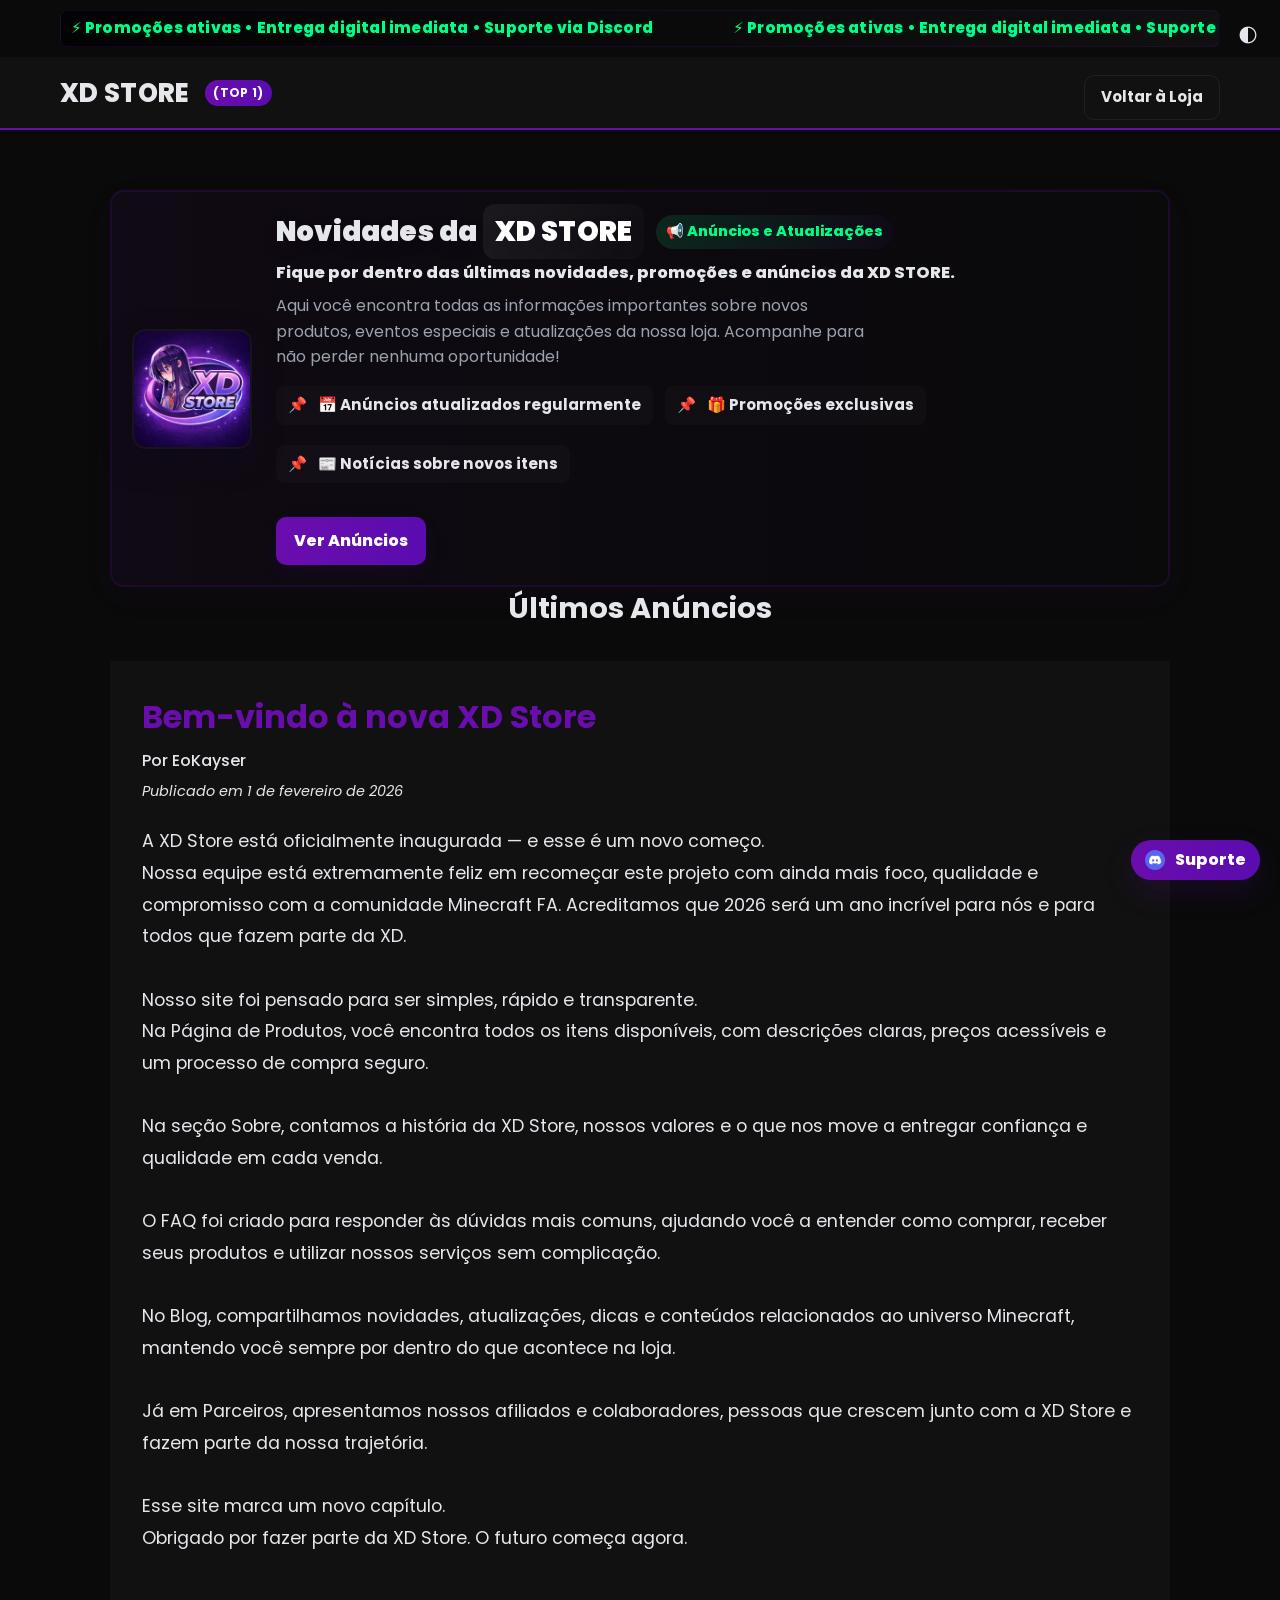
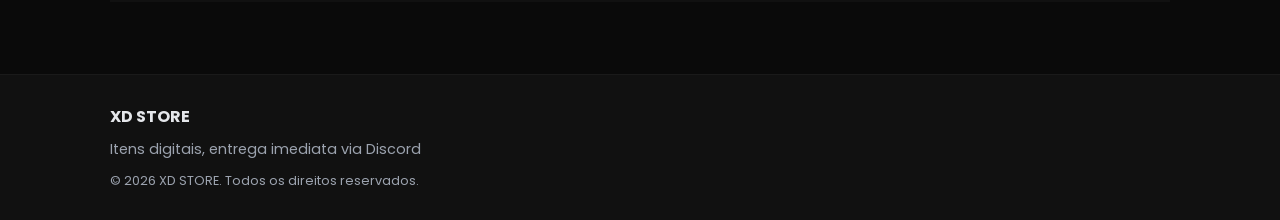
<file: pages/Blog.html>
<!DOCTYPE html>
<html lang="pt-br">
<head>
  <meta charset="UTF-8">
  <meta name="viewport" content="width=device-width, initial-scale=1.0">
  <title>Novidades - XD Store</title>
  <link rel="preconnect" href="https://fonts.googleapis.com">
  <link rel="preconnect" href="https://fonts.gstatic.com" crossorigin>
  <link href="https://fonts.googleapis.com/css2?family=Poppins:wght@300;400;600;700;800&display=swap" rel="stylesheet">
  <link rel="icon" type="image/png" href="../assets/icons/xd.png">
  <link rel="stylesheet" href="../css/reset.css">
  <link rel="stylesheet" href="../css/base.css">
  <link rel="stylesheet" href="../css/components.css">
  <link rel="stylesheet" href="../css/theme.css">
  <style>
    /* Estilos específicos para a página de anúncios em formato de blog */
    .announcement-card {
      background: var(--surface);
      padding: 2rem;
      margin-bottom: 2rem;
      border-bottom: 1px solid var(--text-secondary);
      position: relative;
    }

    .announcement-title {
      font-size: 2rem;
      margin-bottom: 0.5rem;
      color: var(--primary);
      font-weight: 700;
    }

    .announcement-author {
      font-size: 1rem;
      color: var(--text-secondary);
      margin-bottom: 0.5rem;
      font-weight: 500;
    }

    .announcement-date {
      font-size: 0.9rem;
      color: var(--text-secondary);
      margin-bottom: 1.5rem;
      font-style: italic;
    }

    .announcement-content {
      line-height: 1.8;
      font-size: 1.1rem;
      margin-bottom: 1rem;
      word-wrap: break-word;
      overflow-wrap: break-word;
      white-space: pre-wrap;
    }

    .announcements-grid {
      display: flex;
      flex-direction: column;
      gap: 2rem;
    }

    .welcome-features li {
      margin-bottom: 0.5rem;
    }

    .welcome-features li::before {
      content: '📌 ';
      margin-right: 0.5rem;
    }
  </style>
</head>
<body>
  <div class="announcement" role="region" aria-live="polite">
    <div class="announcement-inner">
      <div class="led-screen" aria-hidden="false">
        <div class="marquee" aria-hidden="false">
          <span>⚡ Promoções ativas • Entrega digital imediata • Suporte via Discord</span>
          <span aria-hidden="true">⚡ Promoções ativas • Entrega digital imediata • Suporte via Discord</span>
        </div>
      </div>
    </div>
  </div>

  <button id="theme-toggle" aria-label="Alternar tema" class="support-button theme-toggle" style="position:fixed;top:12px;right:12px;z-index:4000;">🌓</button>

  <header class="site-header">
    <div class="header-container">
      <h1 class="store-name">XD STORE <small class="store-sub">(TOP 1)</small></h1>
      <div class="header-actions">
        <a href="../index.html" class="product-button cta-secondary" style="text-decoration:none;">Voltar à Loja</a>
      </div>
    </div>
  </header>

  <main class="site-main">
    <section class="welcome-panel">
      <div class="welcome-inner">
        <div class="welcome-visual">
          <img src="../assets/icons/XD2.png" alt="Bloco de Grama" width="120" height="120">
        </div>

        <div class="welcome-content">
          <div class="welcome-header">
            <h2 class="welcome-title">Novidades da <span class="highlight">XD STORE</span></h2>
            <div class="welcome-badge">📢 Anúncios e Atualizações</div>
          </div>

          <p class="welcome-lead">Fique por dentro das últimas novidades, promoções e anúncios da XD STORE.</p>

          <p class="welcome-body">Aqui você encontra todas as informações importantes sobre novos produtos, eventos especiais e atualizações da nossa loja. Acompanhe para não perder nenhuma oportunidade!</p>

          <ul class="welcome-features" aria-hidden="false">
            <li>📅 Anúncios atualizados regularmente</li>
            <li>🎁 Promoções exclusivas</li>
            <li>📰 Notícias sobre novos itens</li>
          </ul>

          <div class="welcome-ctas">
            <a href="#announcements" class="product-button cta-primary">Ver Anúncios</a>
          </div>
        </div>
      </div>
    </section>

    <section id="announcements" class="products-section">
      <h2 class="section-title">Últimos Anúncios</h2>
      <div class="announcements-grid"> 
        <div class="announcement-card">
          <h3 class="announcement-title">Bem-vindo à nova XD Store</h3>
          <p class="announcement-author">Por EoKayser</p>
          <p class="announcement-date">Publicado em 1 de fevereiro de 2026</p>
          <p class="announcement-content">A XD Store está oficialmente inaugurada — e esse é um novo começo.
Nossa equipe está extremamente feliz em recomeçar este projeto com ainda mais foco, qualidade e compromisso com a comunidade Minecraft FA. Acreditamos que 2026 será um ano incrível para nós e para todos que fazem parte da XD.

Nosso site foi pensado para ser simples, rápido e transparente.
Na Página de Produtos, você encontra todos os itens disponíveis, com descrições claras, preços acessíveis e um processo de compra seguro.

Na seção Sobre, contamos a história da XD Store, nossos valores e o que nos move a entregar confiança e qualidade em cada venda.

O FAQ foi criado para responder às dúvidas mais comuns, ajudando você a entender como comprar, receber seus produtos e utilizar nossos serviços sem complicação.

No Blog, compartilhamos novidades, atualizações, dicas e conteúdos relacionados ao universo Minecraft, mantendo você sempre por dentro do que acontece na loja.

Já em Parceiros, apresentamos nossos afiliados e colaboradores, pessoas que crescem junto com a XD Store e fazem parte da nossa trajetória.

Esse site marca um novo capítulo.
Obrigado por fazer parte da XD Store. O futuro começa agora.</p>
    </section>
  </main>

  <footer class="site-footer">
    <div class="footer-container">
      <p class="footer-store-name">XD STORE</p>
      <p class="footer-text">Itens digitais, entrega imediata via Discord</p>
      <p class="footer-legal">© 2026 XD STORE. Todos os direitos reservados.</p>
    </div>
  </footer>

  <!-- Botão de Suporte (Discord) -->
  <a href="https://discord.gg/3t7g9TbN5M" class="discord-support" target="_blank" rel="noopener noreferrer" aria-label="Suporte no Discord" title="Suporte no Discord (XD Store)">
    <img src="../assets/images/discord.png" alt="Discord" width="20" height="20">
    <span>Suporte</span>
  </a>

  <script>
    // Apply theme on load
    (function(){
      const savedTheme = localStorage.getItem('xd-theme') || 'dark';
      if (savedTheme === 'light') {
        document.documentElement.setAttribute('data-theme', 'light');
      } else {
        document.documentElement.removeAttribute('data-theme');
      }
    })();

    // Theme toggle
    (function(){
      const btn = document.getElementById('theme-toggle');
      if (!btn) return;
      const DURATION = 1000;

      btn.addEventListener('click', (e)=>{
        e.stopImmediatePropagation();
        try{
          if (window.matchMedia && window.matchMedia('(prefers-reduced-motion: reduce)').matches){
            const cur = localStorage.getItem('xd-theme') || 'dark';
            const next = cur === 'dark' ? 'light' : 'dark';
            if (next === 'light') document.documentElement.setAttribute('data-theme','light'); else document.documentElement.removeAttribute('data-theme');
            localStorage.setItem('xd-theme', next);
            return;
          }

          const cur = localStorage.getItem('xd-theme') || 'dark';
          const next = cur === 'dark' ? 'light' : 'dark';

          const wipe = document.createElement('div');
          wipe.className = 'theme-wipe ' + (next === 'light' ? 'light' : 'dark');
          document.body.appendChild(wipe);

          setTimeout(()=> wipe.classList.add('active'), 10);

          setTimeout(()=>{
            if (next === 'light') document.documentElement.setAttribute('data-theme','light'); else document.documentElement.removeAttribute('data-theme');
            localStorage.setItem('xd-theme', next);
          }, DURATION/2);

          setTimeout(()=>{
            wipe.classList.remove('active');
            setTimeout(()=>{ try{ wipe.remove(); }catch(e){} }, 220);
            document.documentElement.classList.remove('theme-animating');
            setTimeout(()=>{ document.documentElement.classList.remove('with-transition'); }, 120);
          }, DURATION + 80);

        }catch(e){}
      });
    })();
  </script>
</body>
</html>
</file>
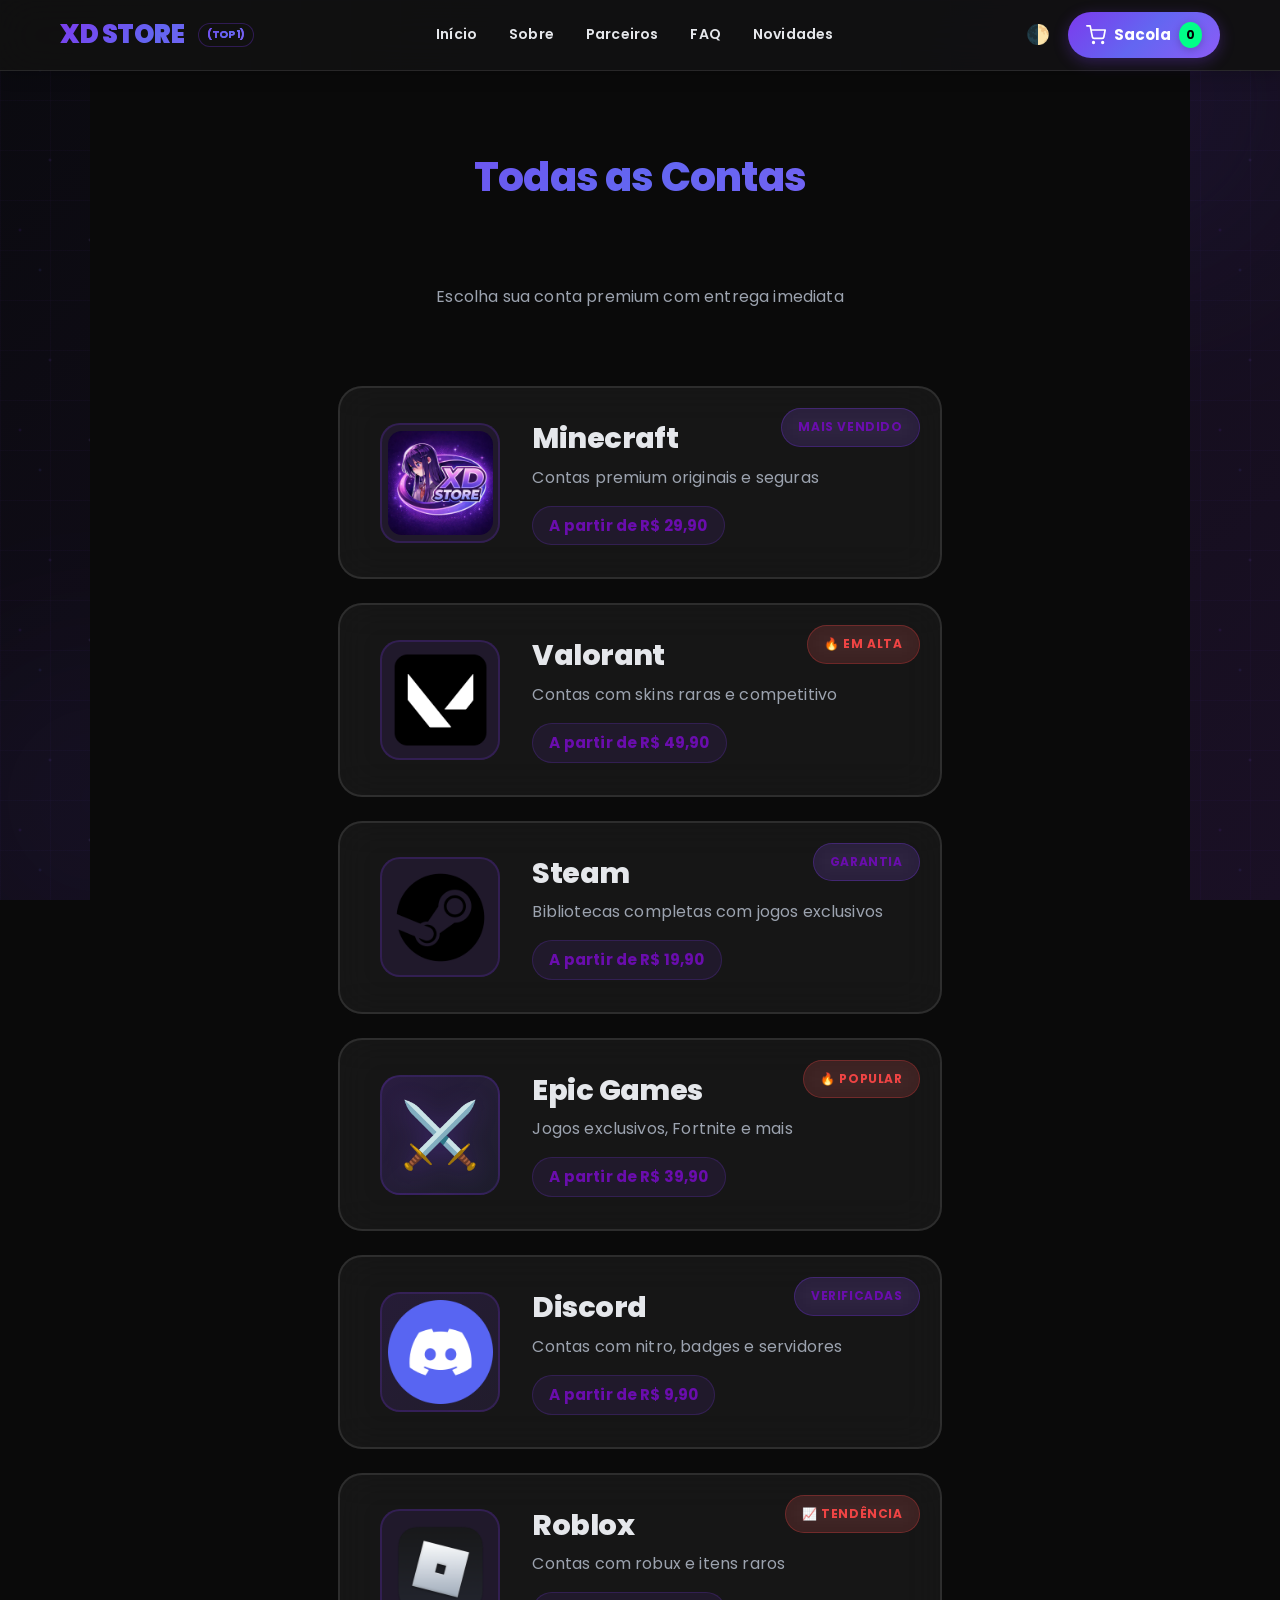
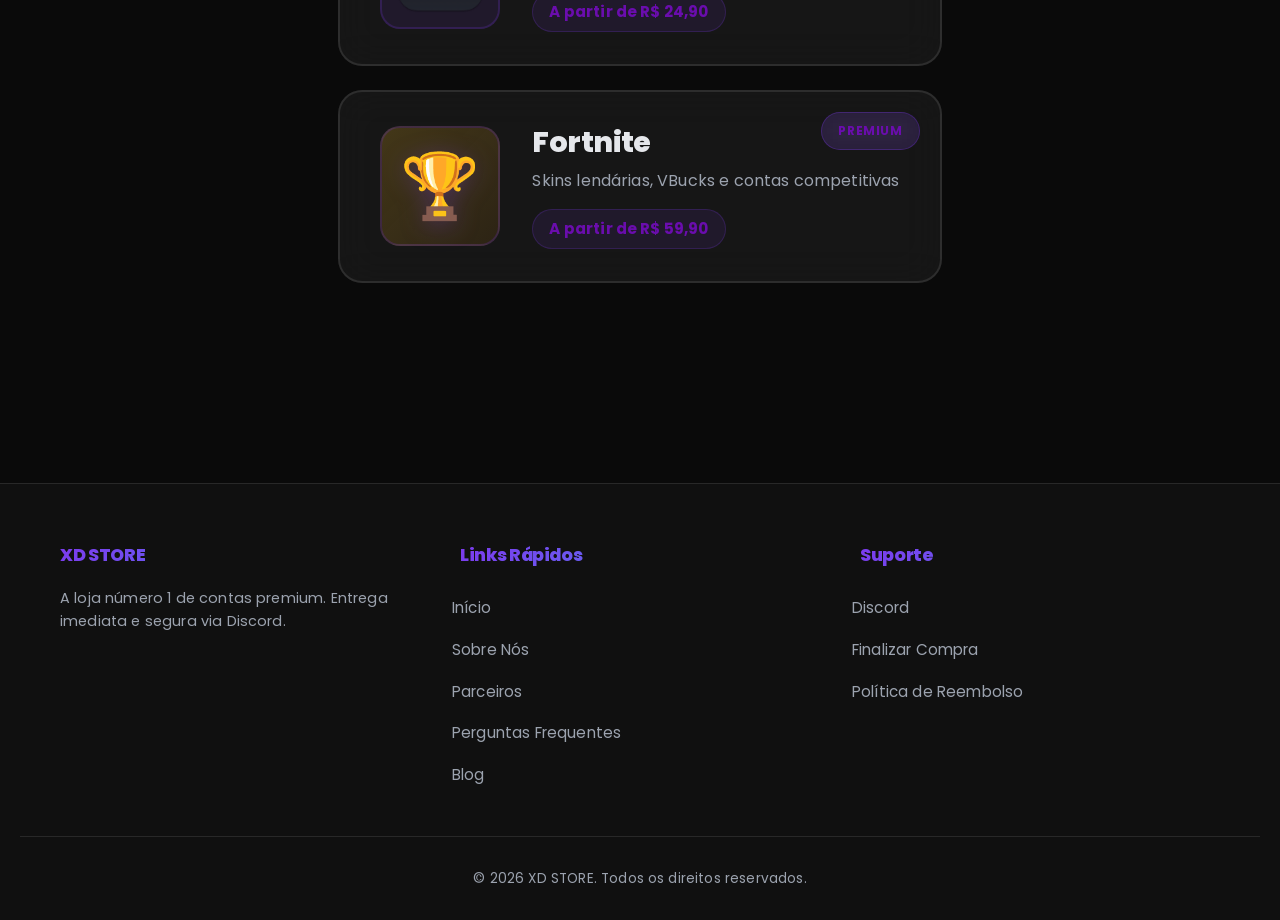
<file: pages/contas.html>
<!DOCTYPE html>
<html lang="pt-br">
<head>
  <meta charset="UTF-8">
  <meta name="viewport" content="width=device-width, initial-scale=1.0">
  <title>Todas as Contas - XD Store</title>
  <link rel="preconnect" href="https://fonts.googleapis.com">
  <link rel="preconnect" href="https://fonts.gstatic.com" crossorigin>
  <link href="https://fonts.googleapis.com/css2?family=Poppins:wght@300;400;600;700;800&display=swap" rel="stylesheet">
  <link rel="icon" type="image/png" href="../assets/icons/xd.png">
  <link rel="stylesheet" href="../css/reset.css">
  <link rel="stylesheet" href="../css/base.css">
  <link rel="stylesheet" href="../css/components.css">
  <link rel="stylesheet" href="../css/theme.css">
  <link rel="stylesheet" href="../css/professional.css">
</head>
<body>
  <div class="animated-bg" aria-hidden="true">
    <div class="orb orb-1"></div>
    <div class="orb orb-2"></div>
    <div class="orb orb-3"></div>
    <div class="orb orb-4"></div>
  </div>

  <header class="site-header">
    <div class="header-container">
      <a href="../index.html" class="store-name">XD STORE <small class="store-sub">(TOP 1)</small></a>
      <nav class="header-nav">
        <a href="../index.html" class="nav-link">Início</a>
        <a href="sobre.html" class="nav-link">Sobre</a>
        <a href="parceiros.html" class="nav-link">Parceiros</a>
        <a href="FAQ.html" class="nav-link">FAQ</a>
        <a href="Blog.html" class="nav-link">Novidades</a>
      </nav>
      <div class="header-actions">
        <button id="theme-toggle" class="support-button" aria-label="Alternar tema">🌓</button>
        <button id="open-cart" class="cart-button" aria-label="Abrir carrinho">
          <svg width="20" height="20" viewBox="0 0 24 24" fill="none" stroke="currentColor" stroke-width="2" stroke-linecap="round" stroke-linejoin="round">
            <circle cx="9" cy="21" r="1"></circle>
            <circle cx="20" cy="21" r="1"></circle>
            <path d="M1 1h4l2.68 13.39a2 2 0 0 0 2 1.61h9.72a2 2 0 0 0 2-1.61L23 6H6"></path>
          </svg>
          <span class="cart-text">Sacola</span>
          <span class="cart-count">0</span>
        </button>
      </div>
    </div>
  </header>

  <main class="site-main">
    <section class="accounts-section" style="padding-top: 40px;">
      <div class="accounts-container">
        <h2 class="section-title">Todas as Contas</h2>
        <p class="accounts-subtitle">Escolha sua conta premium com entrega imediata</p>

        <div class="accounts-grid-full">
          <!-- Minecraft -->
          <a href="../pages/minecraft.html" class="account-card-lg">
            <div class="account-image-wrapper-lg">
              <img src="../assets/icons/XD2.png" alt="Minecraft" class="account-image-lg">
            </div>
            <div class="account-info-lg">
              <h3 class="account-name-lg">Minecraft</h3>
              <p class="account-desc-lg">Contas premium originais e seguras</p>
              <div class="account-meta">
                <span class="price-tag">A partir de R$ 29,90</span>
              </div>
            </div>
            <span class="account-badge-lg">Mais Vendido</span>
          </a>

          <!-- Valorant -->
          <a href="../pages/valorant.html" class="account-card-lg">
            <div class="account-image-wrapper-lg">
              <img src="../assets/icones/valorant.png" alt="Valorant" class="account-image-lg">
            </div>
            <div class="account-info-lg">
              <h3 class="account-name-lg">Valorant</h3>
              <p class="account-desc-lg">Contas com skins raras e competitivo</p>
              <div class="account-meta">
                <span class="price-tag">A partir de R$ 49,90</span>
              </div>
            </div>
            <span class="account-badge-lg hot">🔥 Em Alta</span>
          </a>

          <!-- Steam -->
          <a href="../pages/steam.html" class="account-card-lg">
            <div class="account-image-wrapper-lg">
              <img src="../assets/icones/steam.png" alt="Steam" class="account-image-lg">
            </div>
            <div class="account-info-lg">
              <h3 class="account-name-lg">Steam</h3>
              <p class="account-desc-lg">Bibliotecas completas com jogos exclusivos</p>
              <div class="account-meta">
                <span class="price-tag">A partir de R$ 19,90</span>
              </div>
            </div>
            <span class="account-badge-lg">Garantia</span>
          </a>

          <!-- Epic Games -->
          <a href="../pages/epic-games.html" class="account-card-lg">
            <div class="account-image-wrapper-lg epic-bg">
              <span class="epic-icon">⚔️</span>
            </div>
            <div class="account-info-lg">
              <h3 class="account-name-lg">Epic Games</h3>
              <p class="account-desc-lg">Jogos exclusivos, Fortnite e mais</p>
              <div class="account-meta">
                <span class="price-tag">A partir de R$ 39,90</span>
              </div>
            </div>
            <span class="account-badge-lg hot">🔥 Popular</span>
          </a>

          <!-- Discord -->
          <a href="../pages/discord.html" class="account-card-lg">
            <div class="account-image-wrapper-lg discord-bg">
              <img src="../assets/images/discord.png" alt="Discord" class="account-image-lg">
            </div>
            <div class="account-info-lg">
              <h3 class="account-name-lg">Discord</h3>
              <p class="account-desc-lg">Contas com nitro, badges e servidores</p>
              <div class="account-meta">
                <span class="price-tag">A partir de R$ 9,90</span>
              </div>
            </div>
            <span class="account-badge-lg">Verificadas</span>
          </a>

          <!-- Roblox -->
          <a href="../pages/roblox.html" class="account-card-lg">
            <div class="account-image-wrapper-lg">
              <img src="../assets/icones/roblox.png" alt="Roblox" class="account-image-lg">
            </div>
            <div class="account-info-lg">
              <h3 class="account-name-lg">Roblox</h3>
              <p class="account-desc-lg">Contas com robux e itens raros</p>
              <div class="account-meta">
                <span class="price-tag">A partir de R$ 24,90</span>
              </div>
            </div>
            <span class="account-badge-lg hot">📈 Tendência</span>
          </a>

          <!-- Fortnite -->
          <a href="../pages/fortnite.html" class="account-card-lg">
            <div class="account-image-wrapper-lg fortnite-bg">
              <span class="fortnite-icon">🏆</span>
            </div>
            <div class="account-info-lg">
              <h3 class="account-name-lg">Fortnite</h3>
              <p class="account-desc-lg">Skins lendárias, VBucks e contas competitivas</p>
              <div class="account-meta">
                <span class="price-tag">A partir de R$ 59,90</span>
              </div>
            </div>
            <span class="account-badge-lg">Premium</span>
          </a>
        </div>
      </div>
    </section>
  </main>

  <footer class="site-footer">
    <div class="footer-container">
      <div class="footer-section">
        <h4>XD STORE</h4>
        <p style="color:var(--muted);font-size:0.9rem;line-height:1.6;">
          A loja número 1 de contas premium. Entrega imediata e segura via Discord.
        </p>
      </div>
      <div class="footer-section">
        <h4>Links Rápidos</h4>
        <a href="../index.html">Início</a>
        <a href="sobre.html">Sobre Nós</a>
        <a href="parceiros.html">Parceiros</a>
        <a href="FAQ.html">Perguntas Frequentes</a>
        <a href="Blog.html">Blog</a>
      </div>
      <div class="footer-section">
        <h4>Suporte</h4>
        <a href="https://discord.gg/3t7g9TbN5M" target="_blank" rel="noopener">Discord</a>
        <a href="checkout.html">Finalizar Compra</a>
        <a href="FAQ.html#compras">Política de Reembolso</a>
      </div>
    </div>
    <div class="footer-bottom">
      <p>© 2026 XD STORE. Todos os direitos reservados.</p>
    </div>
  </footer>

  <script type="module" src="../js/ui.js"></script>
</body>
</html>
</file>
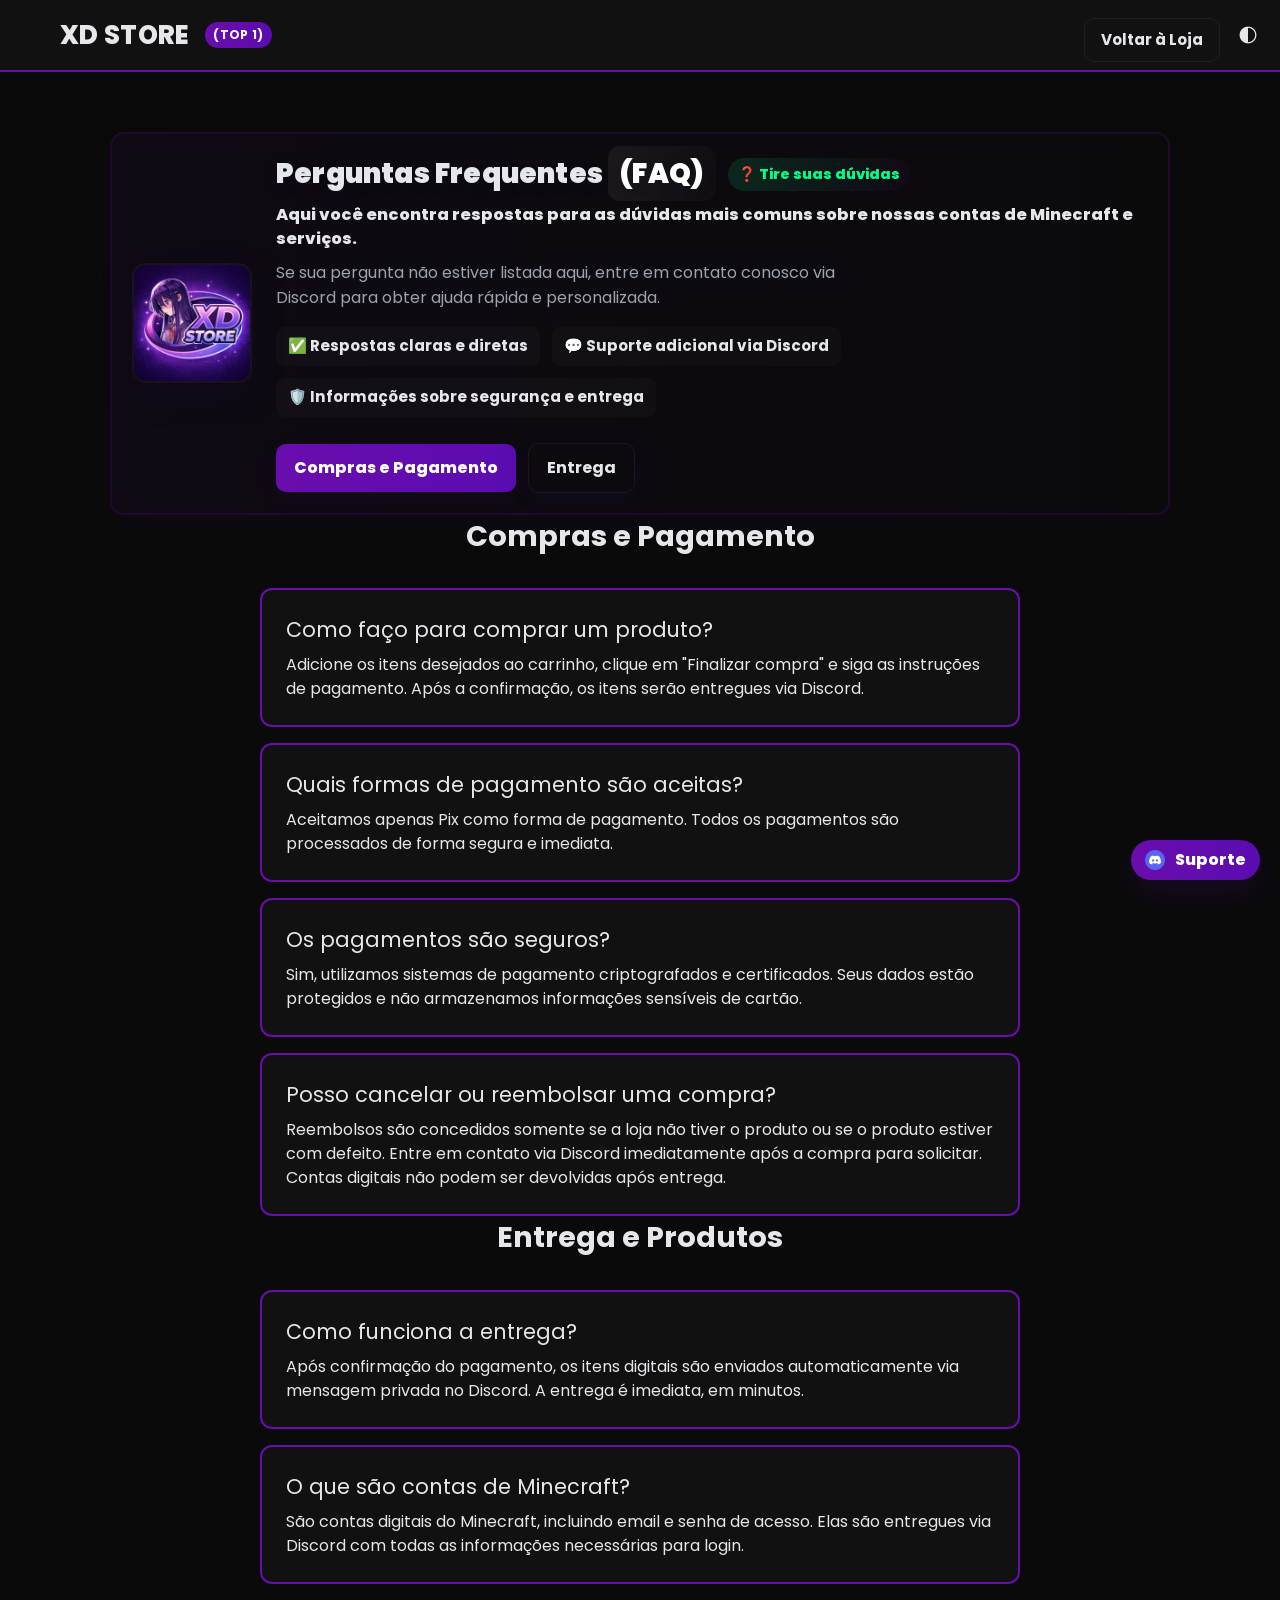
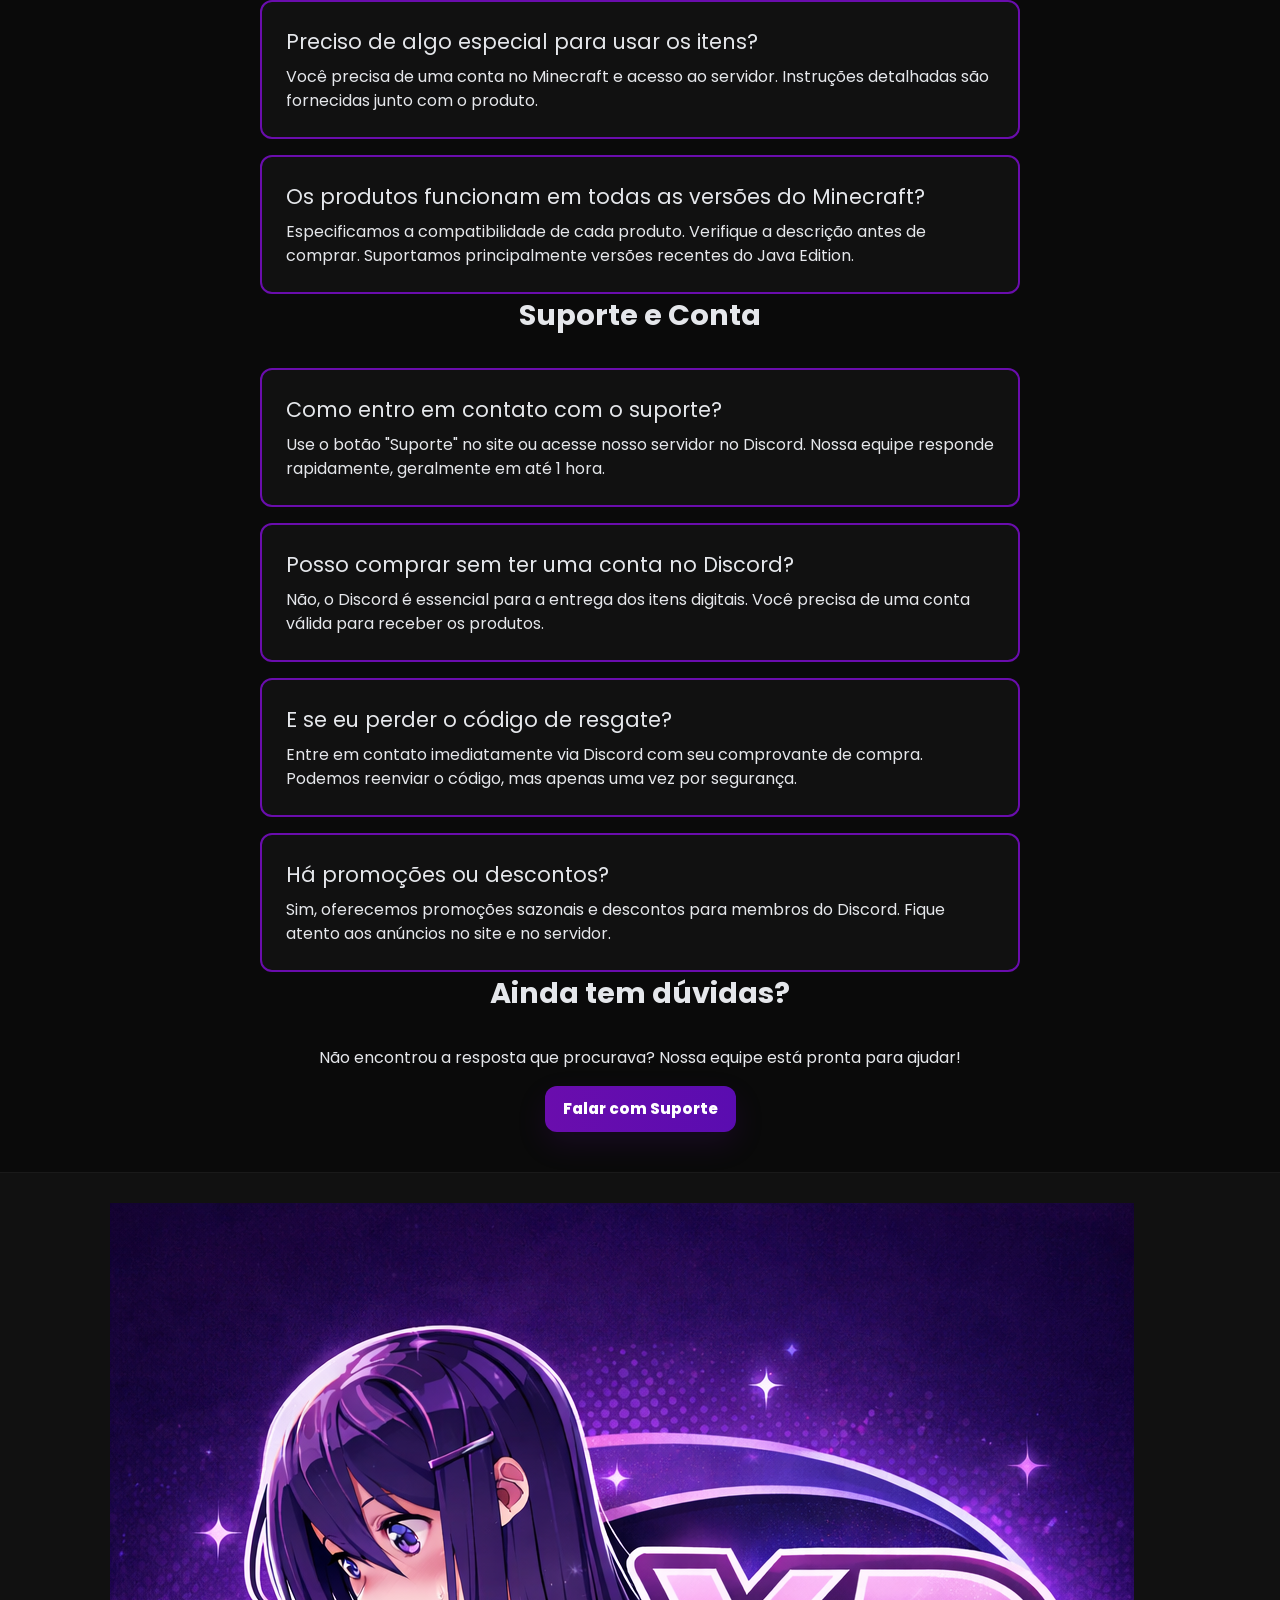
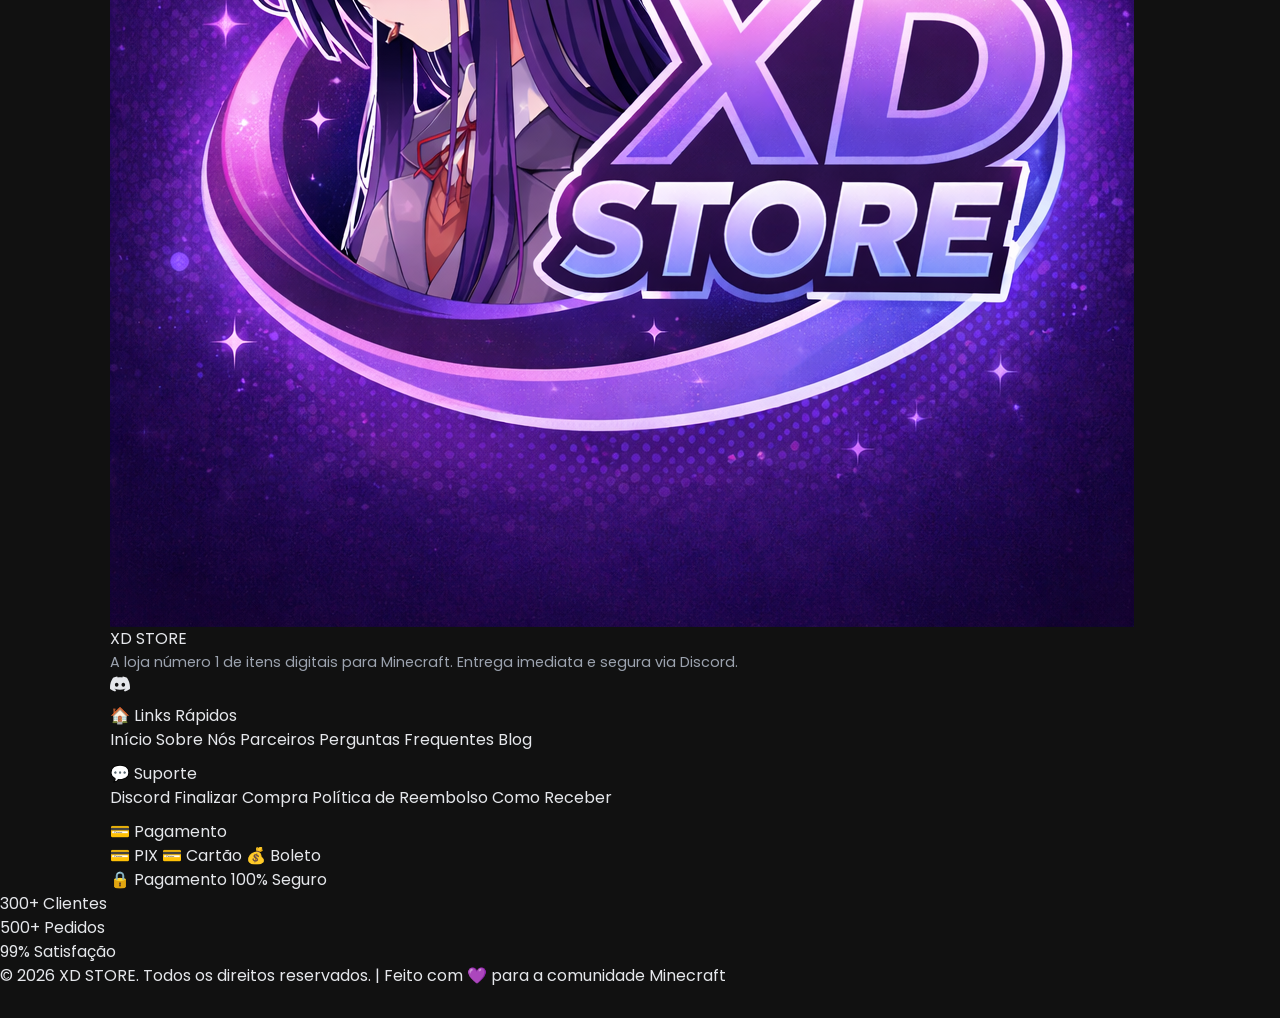
<file: pages/FAQ.html>
<!DOCTYPE html>
<html lang="pt-br">
<head>
  <meta charset="UTF-8">
  <meta name="viewport" content="width=device-width, initial-scale=1.0">
  <title>FAQ - XD Store</title>
  <link rel="preconnect" href="https://fonts.googleapis.com">
  <link rel="preconnect" href="https://fonts.gstatic.com" crossorigin>
  <link href="https://fonts.googleapis.com/css2?family=Poppins:wght@300;400;600;700;800&display=swap" rel="stylesheet">
  <link rel="icon" type="image/png" href="../assets/icons/xd.png">
  <link rel="stylesheet" href="../css/reset.css">
  <link rel="stylesheet" href="../css/base.css">
  <link rel="stylesheet" href="../css/components.css">
  <link rel="stylesheet" href="../css/theme.css">
</head>
<body>
  <button id="theme-toggle" aria-label="Alternar tema" class="support-button theme-toggle" style="position:fixed;top:12px;right:12px;z-index:4000;">🌓</button>

  <header class="site-header">
    <div class="header-container">
      <h1 class="store-name">XD STORE <small class="store-sub">(TOP 1)</small></h1>
      <div class="header-actions">
        <a href="../index.html" class="product-button cta-secondary" style="text-decoration:none;">Voltar à Loja</a>
      </div>
    </div>
  </header>

  <main class="site-main">
    <section class="welcome-panel">
      <div class="welcome-inner">
        <div class="welcome-visual">
          <img src="../assets/icons/XD2.png" alt="Bloco de Grama" width="120" height="120">
        </div>

        <div class="welcome-content">
          <div class="welcome-header">
            <h2 class="welcome-title">Perguntas Frequentes <span class="highlight">(FAQ)</span></h2>
            <div class="welcome-badge">❓ Tire suas dúvidas</div>
          </div>

          <p class="welcome-lead">Aqui você encontra respostas para as dúvidas mais comuns sobre nossas contas de Minecraft e serviços.</p>

          <p class="welcome-body">Se sua pergunta não estiver listada aqui, entre em contato conosco via Discord para obter ajuda rápida e personalizada.</p>

          <ul class="welcome-features" aria-hidden="false">
            <li>✅ Respostas claras e diretas</li>
            <li>💬 Suporte adicional via Discord</li>
            <li>🛡️ Informações sobre segurança e entrega</li>
          </ul>

          <div class="welcome-ctas">
            <a href="#compras" class="product-button cta-primary">Compras e Pagamento</a>
            <a href="#entrega" class="product-button cta-secondary">Entrega</a>
          </div>
        </div>
      </div>
    </section>

    <section id="compras" class="products-section">
      <h2 class="section-title">Compras e Pagamento</h2>
      <div class="products-list" style="display:grid;grid-template-columns:1fr;gap:1rem;max-width:800px;margin:0 auto;">
        <div class="card" style="background:var(--surface);border:2px solid var(--primary);border-radius:12px;padding:1.5rem;">
          <h3 style="font-size:1.3rem;margin-bottom:0.5rem;">Como faço para comprar um produto?</h3>
          <p>Adicione os itens desejados ao carrinho, clique em "Finalizar compra" e siga as instruções de pagamento. Após a confirmação, os itens serão entregues via Discord.</p>
        </div>
        <div class="card" style="background:var(--surface);border:2px solid var(--primary);border-radius:12px;padding:1.5rem;">
          <h3 style="font-size:1.3rem;margin-bottom:0.5rem;">Quais formas de pagamento são aceitas?</h3>
          <p>Aceitamos apenas Pix como forma de pagamento. Todos os pagamentos são processados de forma segura e imediata.</p>
        </div>
        <div class="card" style="background:var(--surface);border:2px solid var(--primary);border-radius:12px;padding:1.5rem;">
          <h3 style="font-size:1.3rem;margin-bottom:0.5rem;">Os pagamentos são seguros?</h3>
          <p>Sim, utilizamos sistemas de pagamento criptografados e certificados. Seus dados estão protegidos e não armazenamos informações sensíveis de cartão.</p>
        </div>
        <div class="card" style="background:var(--surface);border:2px solid var(--primary);border-radius:12px;padding:1.5rem;">
          <h3 style="font-size:1.3rem;margin-bottom:0.5rem;">Posso cancelar ou reembolsar uma compra?</h3>
          <p>Reembolsos são concedidos somente se a loja não tiver o produto ou se o produto estiver com defeito. Entre em contato via Discord imediatamente após a compra para solicitar. Contas digitais não podem ser devolvidas após entrega.</p>
        </div>
      </div>
    </section>

    <section id="entrega" class="products-section">
      <h2 class="section-title">Entrega e Produtos</h2>
      <div class="products-list" style="display:grid;grid-template-columns:1fr;gap:1rem;max-width:800px;margin:0 auto;">
        <div class="card" style="background:var(--surface);border:2px solid var(--primary);border-radius:12px;padding:1.5rem;">
          <h3 style="font-size:1.3rem;margin-bottom:0.5rem;">Como funciona a entrega?</h3>
          <p>Após confirmação do pagamento, os itens digitais são enviados automaticamente via mensagem privada no Discord. A entrega é imediata, em minutos.</p>
        </div>
        <div class="card" style="background:var(--surface);border:2px solid var(--primary);border-radius:12px;padding:1.5rem;">
          <h3 style="font-size:1.3rem;margin-bottom:0.5rem;">O que são contas de Minecraft?</h3>
          <p>São contas digitais do Minecraft, incluindo email e senha de acesso. Elas são entregues via Discord com todas as informações necessárias para login.</p>
        </div>
        <div class="card" style="background:var(--surface);border:2px solid var(--primary);border-radius:12px;padding:1.5rem;">
          <h3 style="font-size:1.3rem;margin-bottom:0.5rem;">Preciso de algo especial para usar os itens?</h3>
          <p>Você precisa de uma conta no Minecraft e acesso ao servidor. Instruções detalhadas são fornecidas junto com o produto.</p>
        </div>
        <div class="card" style="background:var(--surface);border:2px solid var(--primary);border-radius:12px;padding:1.5rem;">
          <h3 style="font-size:1.3rem;margin-bottom:0.5rem;">Os produtos funcionam em todas as versões do Minecraft?</h3>
          <p>Especificamos a compatibilidade de cada produto. Verifique a descrição antes de comprar. Suportamos principalmente versões recentes do Java Edition.</p>
        </div>
      </div>
    </section>

    <section class="products-section">
      <h2 class="section-title">Suporte e Conta</h2>
      <div class="products-list" style="display:grid;grid-template-columns:1fr;gap:1rem;max-width:800px;margin:0 auto;">
        <div class="card" style="background:var(--surface);border:2px solid var(--primary);border-radius:12px;padding:1.5rem;">
          <h3 style="font-size:1.3rem;margin-bottom:0.5rem;">Como entro em contato com o suporte?</h3>
          <p>Use o botão "Suporte" no site ou acesse nosso servidor no Discord. Nossa equipe responde rapidamente, geralmente em até 1 hora.</p>
        </div>
        <div class="card" style="background:var(--surface);border:2px solid var(--primary);border-radius:12px;padding:1.5rem;">
          <h3 style="font-size:1.3rem;margin-bottom:0.5rem;">Posso comprar sem ter uma conta no Discord?</h3>
          <p>Não, o Discord é essencial para a entrega dos itens digitais. Você precisa de uma conta válida para receber os produtos.</p>
        </div>
        <div class="card" style="background:var(--surface);border:2px solid var(--primary);border-radius:12px;padding:1.5rem;">
          <h3 style="font-size:1.3rem;margin-bottom:0.5rem;">E se eu perder o código de resgate?</h3>
          <p>Entre em contato imediatamente via Discord com seu comprovante de compra. Podemos reenviar o código, mas apenas uma vez por segurança.</p>
        </div>
        <div class="card" style="background:var(--surface);border:2px solid var(--primary);border-radius:12px;padding:1.5rem;">
          <h3 style="font-size:1.3rem;margin-bottom:0.5rem;">Há promoções ou descontos?</h3>
          <p>Sim, oferecemos promoções sazonais e descontos para membros do Discord. Fique atento aos anúncios no site e no servidor.</p>
        </div>
      </div>
    </section>

    <section class="products-section">
      <h2 class="section-title">Ainda tem dúvidas?</h2>
      <div style="text-align:center;">
        <p>Não encontrou a resposta que procurava? Nossa equipe está pronta para ajudar!</p>
        <a href="https://discord.gg/3t7g9TbN5M" class="product-button cta-primary" target="_blank" rel="noopener noreferrer" style="margin-top:1rem;display:inline-block;">Falar com Suporte</a>
      </div>
    </section>
  </main>

  <footer class="site-footer">
    <div class="footer-bg-effects" aria-hidden="true">
      <div class="footer-orb footer-orb-1"></div>
      <div class="footer-orb footer-orb-2"></div>
    </div>
    <div class="footer-container">
      <div class="footer-section">
        <div class="footer-logo">
          <img src="../assets/icons/XD2.png" alt="XD Store" class="footer-logo-img">
          <h4>XD STORE</h4>
        </div>
        <p style="color:var(--muted);font-size:0.9rem;line-height:1.6;">
          A loja número 1 de itens digitais para Minecraft. Entrega imediata e segura via Discord.
        </p>
        <div class="footer-social">
          <a href="https://discord.gg/3t7g9TbN5M" target="_blank" rel="noopener" class="social-link" aria-label="Discord">
            <svg width="20" height="20" viewBox="0 0 24 24" fill="currentColor">
              <path d="M20.317 4.3698a19.7913 19.7913 0 00-4.8851-1.5152.0741.0741 0 00-.0785.0371c-.211.3753-.4447.8648-.6083 1.2495-1.8447-.2762-3.68-.2762-5.4868 0-.1636-.3933-.4058-.8742-.6177-1.2495a.077.077 0 00-.0785-.037 19.7363 19.7363 0 00-4.8852 1.515.0699.0699 0 00-.0321.0277C.5334 9.0458-.319 13.5799.0992 18.0578a.0824.0824 0 00.0312.0561c2.0528 1.5076 4.0413 2.4228 5.9929 3.0294a.0777.0777 0 00.0842-.0276c.4616-.6304.8731-1.2952 1.226-1.9942a.076.076 0 00-.0416-.1057c-.6528-.2476-1.2743-.5495-1.8722-.8923a.077.077 0 01-.0076-.1277c.1258-.0943.2517-.1923.3718-.2914a.0743.0743 0 01.0776-.0105c3.9278 1.7933 8.18 1.7933 12.0614 0a.0739.0739 0 01.0785.0095c.1202.099.246.1981.3728.2924a.077.077 0 01-.0066.1276 12.2986 12.2986 0 01-1.873.8914.0766.0766 0 00-.0407.1067c.3604.698.7719 1.3628 1.225 1.9932a.076.076 0 00.0842.0286c1.961-.6067 3.9495-1.5219 6.0023-3.0294a.077.077 0 00.0313-.0552c.5004-5.177-.8382-9.6739-3.5485-13.6604a.061.061 0 00-.0312-.0286zM8.02 15.3312c-1.1825 0-2.1569-1.0857-2.1569-2.419 0-1.3332.9555-2.4189 2.157-2.4189 1.2108 0 2.1757 1.0952 2.1568 2.419-.0189 1.3332-.9555 2.4189-2.1569 2.4189zm7.9748 0c-1.1825 0-2.1569-1.0857-2.1569-2.419 0-1.3332.9554-2.4189 2.1569-2.4189 1.2108 0 2.1757 1.0952 2.1568 2.419 0 1.3332-.946 2.4189-2.1568 2.4189Z"/>
            </svg>
          </a>
        </div>
      </div>
      <div class="footer-section">
        <h4>🏠 Links Rápidos</h4>
        <a href="../index.html">Início</a>
        <a href="sobre.html">Sobre Nós</a>
        <a href="parceiros.html">Parceiros</a>
        <a href="FAQ.html">Perguntas Frequentes</a>
        <a href="Blog.html">Blog</a>
      </div>
      <div class="footer-section">
        <h4>💬 Suporte</h4>
        <a href="https://discord.gg/3t7g9TbN5M" target="_blank" rel="noopener">Discord</a>
        <a href="../pages/checkout.html">Finalizar Compra</a>
        <a href="FAQ.html#compras">Política de Reembolso</a>
        <a href="FAQ.html#entrega">Como Receber</a>
      </div>
      <div class="footer-section">
        <h4>💳 Pagamento</h4>
        <div class="payment-methods">
          <span class="payment-badge">💳 PIX</span>
          <span class="payment-badge">💳 Cartão</span>
          <span class="payment-badge">💰 Boleto</span>
        </div>
        <div class="security-note">
          <span class="security-icon">🔒</span>
          <span>Pagamento 100% Seguro</span>
        </div>
      </div>
    </div>
    <div class="footer-bottom">
      <div class="footer-stats">
        <div class="stat">
          <span class="stat-number">300+</span>
          <span class="stat-label">Clientes</span>
        </div>
        <div class="stat">
          <span class="stat-number">500+</span>
          <span class="stat-label">Pedidos</span>
        </div>
        <div class="stat">
          <span class="stat-number">99%</span>
          <span class="stat-label">Satisfação</span>
        </div>
      </div>
      <p>© 2026 XD STORE. Todos os direitos reservados. | Feito com 💜 para a comunidade Minecraft</p>
    </div>
  </footer>

  <!-- Botão de Suporte (Discord) -->
  <a href="https://discord.gg/3t7g9TbN5M" class="discord-support" target="_blank" rel="noopener noreferrer" aria-label="Suporte no Discord" title="Suporte no Discord (XD Store)">
    <img src="../assets/images/discord.png" alt="Discord" width="20" height="20">
    <span>Suporte</span>
  </a>

  <script>
    // Theme toggle
    (function(){
      const btn = document.getElementById('theme-toggle');
      if (!btn) return;
      const DURATION = 1000;

      btn.addEventListener('click', (e)=>{
        e.stopImmediatePropagation();
        try{
          if (window.matchMedia && window.matchMedia('(prefers-reduced-motion: reduce)').matches){
            const cur = localStorage.getItem('xd-theme') || 'dark';
            const next = cur === 'dark' ? 'light' : 'dark';
            if (next === 'light') document.documentElement.setAttribute('data-theme','light'); else document.documentElement.removeAttribute('data-theme');
            localStorage.setItem('xd-theme', next);
            return;
          }

          const cur = localStorage.getItem('xd-theme') || 'dark';
          const next = cur === 'dark' ? 'light' : 'dark';

          const wipe = document.createElement('div');
          wipe.className = 'theme-wipe ' + (next === 'light' ? 'light' : 'dark');
          document.body.appendChild(wipe);

          setTimeout(()=> wipe.classList.add('active'), 10);

          setTimeout(()=>{
            if (next === 'light') document.documentElement.setAttribute('data-theme','light'); else document.documentElement.removeAttribute('data-theme');
            localStorage.setItem('xd-theme', next);
          }, DURATION/2);

          setTimeout(()=>{
            wipe.classList.remove('active');
            setTimeout(()=>{ try{ wipe.remove(); }catch(e){} }, 220);
            document.documentElement.classList.remove('theme-animating');
            setTimeout(()=>{ document.documentElement.classList.remove('with-transition'); }, 120);
          }, DURATION + 80);

        }catch(e){}
      });
    })();
  </script>
</body>
</html>
</file>
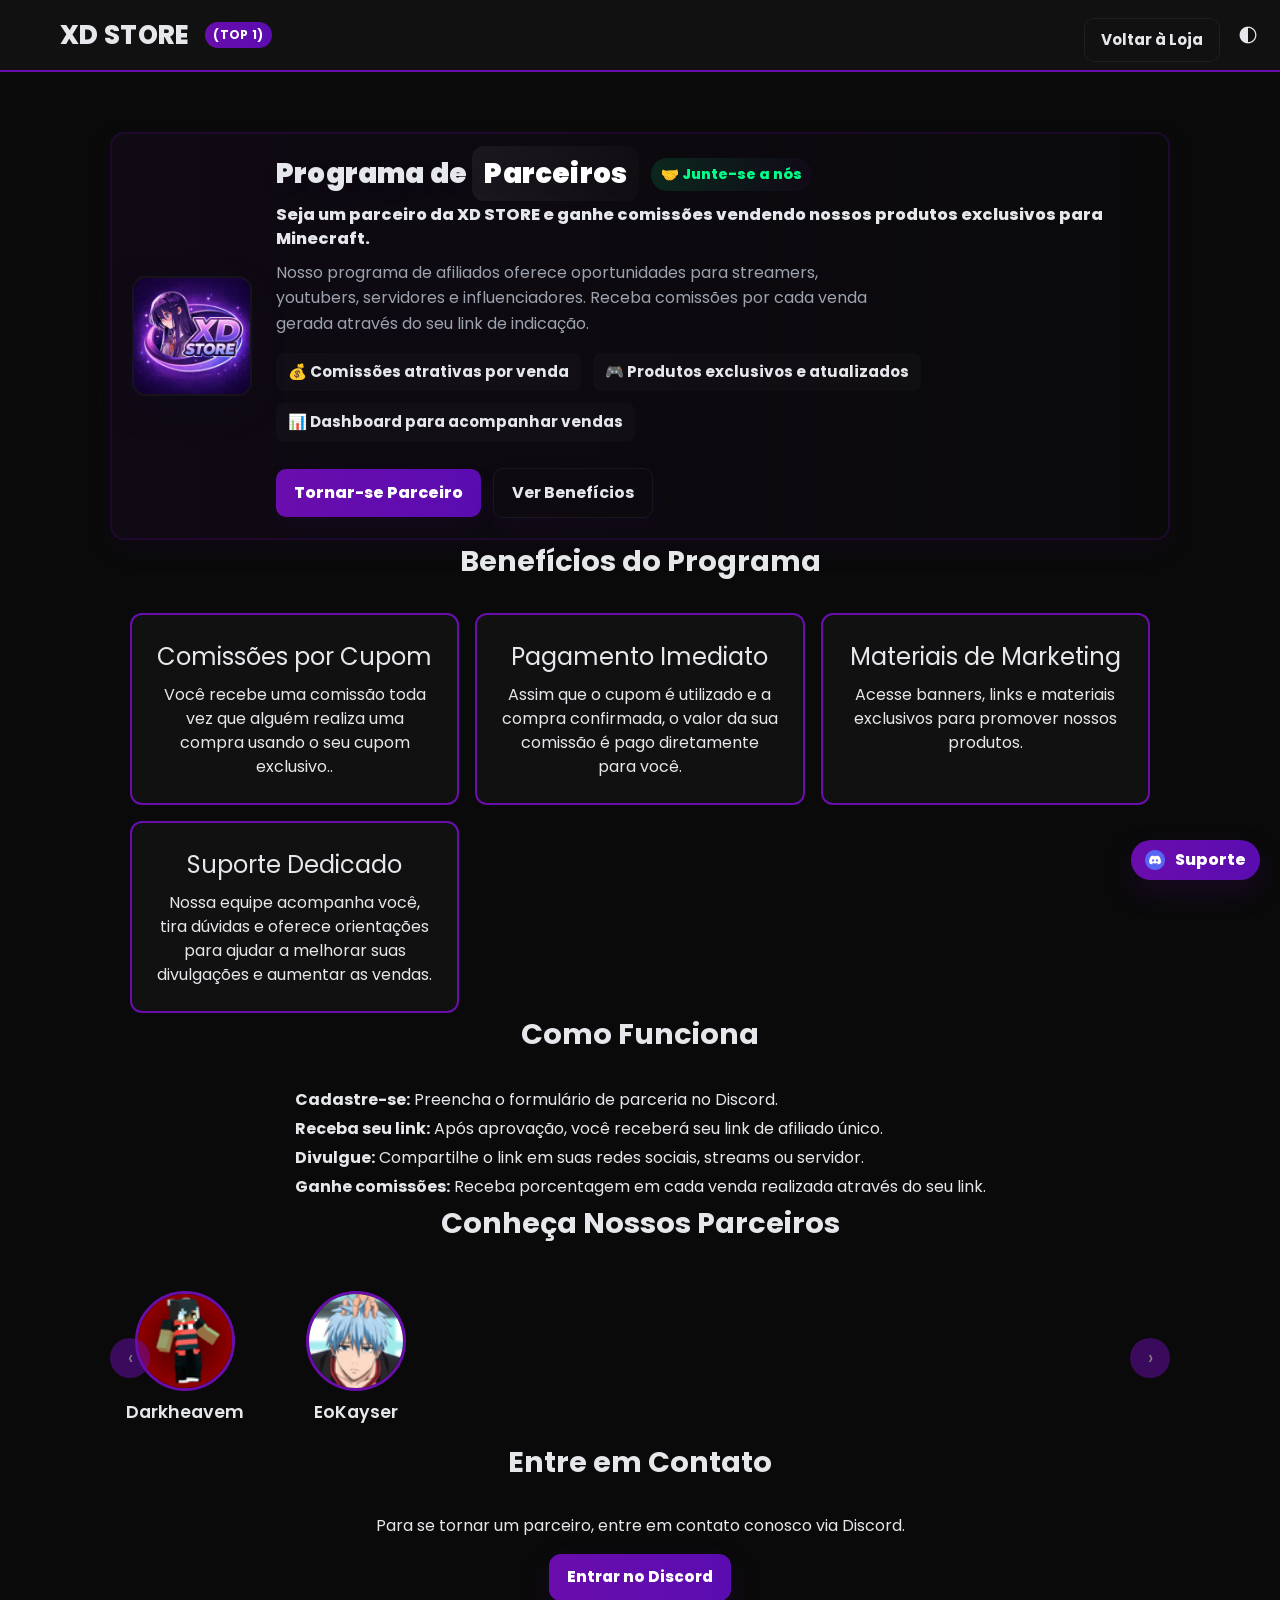
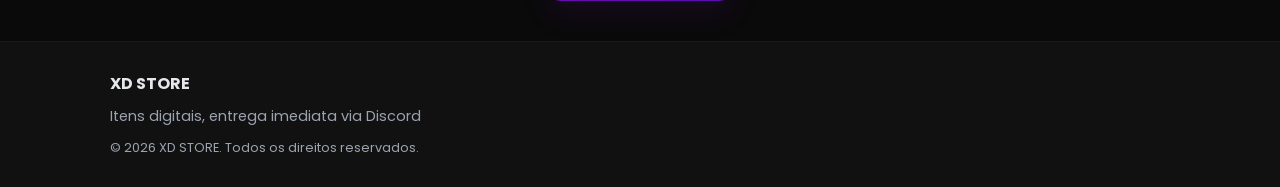
<file: pages/parceiros.html>
<!DOCTYPE html>
<html lang="pt-br">
<head>
  <meta charset="UTF-8">
  <meta name="viewport" content="width=device-width, initial-scale=1.0">
  <title>Parceiros - XD Store</title>
  <link rel="preconnect" href="https://fonts.googleapis.com">
  <link rel="preconnect" href="https://fonts.gstatic.com" crossorigin>
  <link href="https://fonts.googleapis.com/css2?family=Poppins:wght@300;400;600;700;800&display=swap" rel="stylesheet">
  <link rel="icon" type="image/png" href="../assets/icons/xd.png">
  <link rel="stylesheet" href="../css/reset.css">
  <link rel="stylesheet" href="../css/base.css">
  <link rel="stylesheet" href="../css/components.css">
  <link rel="stylesheet" href="../css/theme.css">
  <style>
    .partner-card {
      display: flex;
      flex-direction: column;
      align-items: center;
      padding: 1rem;
    }
    .partner-image img {
      width: 100px;
      height: 100px;
      border-radius: 50%;
      object-fit: cover;
      border: 3px solid var(--primary);
    }
    .partner-card h3 {
      margin-top: 0.5rem;
      font-size: 1.1rem;
      font-weight: 600;
    }
    .partners-carousel {
      position: relative;
      max-width: 1200px;
      overflow: hidden;
      margin: 0 auto;
      text-align: center;
    }
    .carousel-container {
      overflow: hidden;
    }
    .carousel-track {
      display: flex;
      transition: transform 0.3s ease;
      gap: 30px;
    }
    .carousel-btn {
      position: absolute;
      top: 50%;
      transform: translateY(-50%);
      background: var(--primary);
      color: white;
      border: none;
      width: 40px;
      height: 40px;
      border-radius: 50%;
      cursor: pointer;
      font-size: 1.2rem;
      z-index: 10;
    }
    .carousel-btn.prev {
      left: 0;
    }
    .carousel-btn.next {
      right: 0;
    }
    .carousel-btn:hover {
      background: var(--primary-2);
    }
  </style>
</head>
<body>
  <button id="theme-toggle" aria-label="Alternar tema" class="support-button theme-toggle" style="position:fixed;top:12px;right:12px;z-index:4000;">🌓</button>

  <header class="site-header">
    <div class="header-container">
      <h1 class="store-name">XD STORE <small class="store-sub">(TOP 1)</small></h1>
      <div class="header-actions">
        <a href="../index.html" class="product-button cta-secondary" style="text-decoration:none;">Voltar à Loja</a>
      </div>
    </div>
  </header>

  <main class="site-main">
    <section class="welcome-panel">
      <div class="welcome-inner">
        <div class="welcome-visual">
          <img src="../assets/icons/XD2.png" alt="Bloco de Grama" width="120" height="120">
        </div>

        <div class="welcome-content">
          <div class="welcome-header">
            <h2 class="welcome-title">Programa de <span class="highlight">Parceiros</span></h2>
            <div class="welcome-badge">🤝 Junte-se a nós</div>
          </div>

          <p class="welcome-lead">Seja um parceiro da XD STORE e ganhe comissões vendendo nossos produtos exclusivos para Minecraft.</p>

          <p class="welcome-body">Nosso programa de afiliados oferece oportunidades para streamers, youtubers, servidores e influenciadores. Receba comissões por cada venda gerada através do seu link de indicação.</p>

          <ul class="welcome-features" aria-hidden="false">
            <li>💰 Comissões atrativas por venda</li>
            <li>🎮 Produtos exclusivos e atualizados</li>
            <li>📊 Dashboard para acompanhar vendas</li>
          </ul>

          <div class="welcome-ctas">
            <button id="become-partner" class="product-button cta-primary">Tornar-se Parceiro</button>
            <a href="#benefits" class="product-button cta-secondary">Ver Benefícios</a>
          </div>
        </div>
      </div>
    </section>

    <section id="benefits" class="products-section">
      <h2 class="section-title">Benefícios do Programa</h2>
      <div class="products-list" style="display:grid;grid-template-columns:repeat(auto-fit,minmax(300px,1fr));gap:1rem;">
        <div class="card" style="background:var(--surface);border:2px solid var(--primary);border-radius:12px;padding:1.5rem;text-align:center;">
          <h3 style="font-size:1.5rem;margin-bottom:0.5rem;">Comissões por Cupom</h3>
          <p>Você recebe uma comissão toda vez que alguém realiza uma compra usando o seu cupom exclusivo..</p>
        </div>
        <div class="card" style="background:var(--surface);border:2px solid var(--primary);border-radius:12px;padding:1.5rem;text-align:center;">
          <h3 style="font-size:1.5rem;margin-bottom:0.5rem;">Pagamento Imediato</h3>
          <p>Assim que o cupom é utilizado e a compra confirmada, o valor da sua comissão é pago diretamente para você.</p>
        </div>
        <div class="card" style="background:var(--surface);border:2px solid var(--primary);border-radius:12px;padding:1.5rem;text-align:center;">
          <h3 style="font-size:1.5rem;margin-bottom:0.5rem;">Materiais de Marketing</h3>
          <p>Acesse banners, links e materiais exclusivos para promover nossos produtos.</p>
        </div>
        <div class="card" style="background:var(--surface);border:2px solid var(--primary);border-radius:12px;padding:1.5rem;text-align:center;">
          <h3 style="font-size:1.5rem;margin-bottom:0.5rem;">Suporte Dedicado</h3>
          <p>Nossa equipe acompanha você, tira dúvidas e oferece orientações para ajudar a melhorar suas divulgações e aumentar as vendas.</p>
        </div>
      </div>
    </section>

    <section class="products-section">
      <h2 class="section-title">Como Funciona</h2>
      <div style="max-width:800px;margin:0 auto;text-align:center;">
        <ol style="text-align:left;display:inline-block;line-height:1.8;">
          <li><strong>Cadastre-se:</strong> Preencha o formulário de parceria no Discord.</li>
          <li><strong>Receba seu link:</strong> Após aprovação, você receberá seu link de afiliado único.</li>
          <li><strong>Divulgue:</strong> Compartilhe o link em suas redes sociais, streams ou servidor.</li>
          <li><strong>Ganhe comissões:</strong> Receba porcentagem em cada venda realizada através do seu link.</li></li>
        </ol>
      </div>
    </section>

    <section class="products-section">
      <h2 class="section-title">Conheça Nossos Parceiros</h2>
      <div class="partners-carousel">
        <div class="carousel-container">
          <div class="carousel-track">
            <div class="partner-card">
              <div class="partner-image">
                <img src="../assets/afiliados/Darkheavem.png" alt="Ícone do Canal João Silva">
              </div>
              <h3>Darkheavem</h3>
            </div>
            <div class="partner-card">
              <div class="partner-image">
                <img src="../assets/afiliados/EoKayser.png" alt="Ícone do Canal Maria Santos">
              </div>
              <h3>EoKayser</h3>
        <button class="carousel-btn prev" aria-label="Parceiro anterior">‹</button>
        <button class="carousel-btn next" aria-label="Próximo parceiro">›</button>
      </div>
    </section>

    <section class="products-section">
      <h2 class="section-title">Entre em Contato</h2>
      <div style="text-align:center;">
        <p>Para se tornar um parceiro, entre em contato conosco via Discord.</p>
        <a href="https://discord.gg/3t7g9TbN5M" class="product-button cta-primary" target="_blank" rel="noopener noreferrer" style="margin-top:1rem;display:inline-block;">Entrar no Discord</a>
      </div>
    </section>
  </main>

  <footer class="site-footer">
    <div class="footer-container">
      <p class="footer-store-name">XD STORE</p>
      <p class="footer-text">Itens digitais, entrega imediata via Discord</p>
      <p class="footer-legal">© 2026 XD STORE. Todos os direitos reservados.</p>
    </div>
  </footer>

  <!-- Botão de Suporte (Discord) -->
  <a href="https://discord.gg/3t7g9TbN5M" class="discord-support" target="_blank" rel="noopener noreferrer" aria-label="Suporte no Discord" title="Suporte no Discord (XD Store)">
    <img src="../assets/images/discord.png" alt="Discord" width="20" height="20">
    <span>Suporte</span>
  </a>

  <script>
    // Theme toggle
    (function(){
      const btn = document.getElementById('theme-toggle');
      if (!btn) return;
      const DURATION = 1000;

      btn.addEventListener('click', (e)=>{
        e.stopImmediatePropagation();
        try{
          if (window.matchMedia && window.matchMedia('(prefers-reduced-motion: reduce)').matches){
            const cur = localStorage.getItem('xd-theme') || 'dark';
            const next = cur === 'dark' ? 'light' : 'dark';
            if (next === 'light') document.documentElement.setAttribute('data-theme','light'); else document.documentElement.removeAttribute('data-theme');
            localStorage.setItem('xd-theme', next);
            return;
          }

          const cur = localStorage.getItem('xd-theme') || 'dark';
          const next = cur === 'dark' ? 'light' : 'dark';

          const wipe = document.createElement('div');
          wipe.className = 'theme-wipe ' + (next === 'light' ? 'light' : 'dark');
          document.body.appendChild(wipe);

          setTimeout(()=> wipe.classList.add('active'), 10);

          setTimeout(()=>{
            if (next === 'light') document.documentElement.setAttribute('data-theme','light'); else document.documentElement.removeAttribute('data-theme');
            localStorage.setItem('xd-theme', next);
          }, DURATION/2);

          setTimeout(()=>{
            wipe.classList.remove('active');
            setTimeout(()=>{ try{ wipe.remove(); }catch(e){} }, 220);
            document.documentElement.classList.remove('theme-animating');
            setTimeout(()=>{ document.documentElement.classList.remove('with-transition'); }, 120);
          }, DURATION + 80);

        }catch(e){}
      });
    })();

    // Become partner button
    document.getElementById('become-partner').addEventListener('click', ()=>{
      window.open('https://discord.gg/3t7g9TbN5M', '_blank');
    });

    // Partners carousel
    (function(){
      const track = document.querySelector('.carousel-track');
      const cards = document.querySelectorAll('.partner-card');
      const prevBtn = document.querySelector('.carousel-btn.prev');
      const nextBtn = document.querySelector('.carousel-btn.next');

      if (!track || !cards.length || !prevBtn || !nextBtn) return;

      let currentIndex = 0;
      const visibleCards = 3; // Always show 3 cards
      const cardWidth = 160; // 150px card + 10px padding on each side
      const maxIndex = Math.max(0, cards.length - visibleCards);

      function updateCarousel() {
        const translateX = -currentIndex * cardWidth;
        track.style.transform = `translateX(${translateX}px)`;
        prevBtn.style.opacity = currentIndex === 0 ? '0.5' : '1';
        nextBtn.style.opacity = currentIndex >= maxIndex ? '0.5' : '1';
      }

      prevBtn.addEventListener('click', ()=>{
        if (currentIndex > 0) {
          currentIndex--;
          updateCarousel();
        }
      });

      nextBtn.addEventListener('click', ()=>{
        if (currentIndex < maxIndex) {
          currentIndex++;
          updateCarousel();
        }
      });

      updateCarousel();
    })();
  </script>
</body>
</html>
</file>
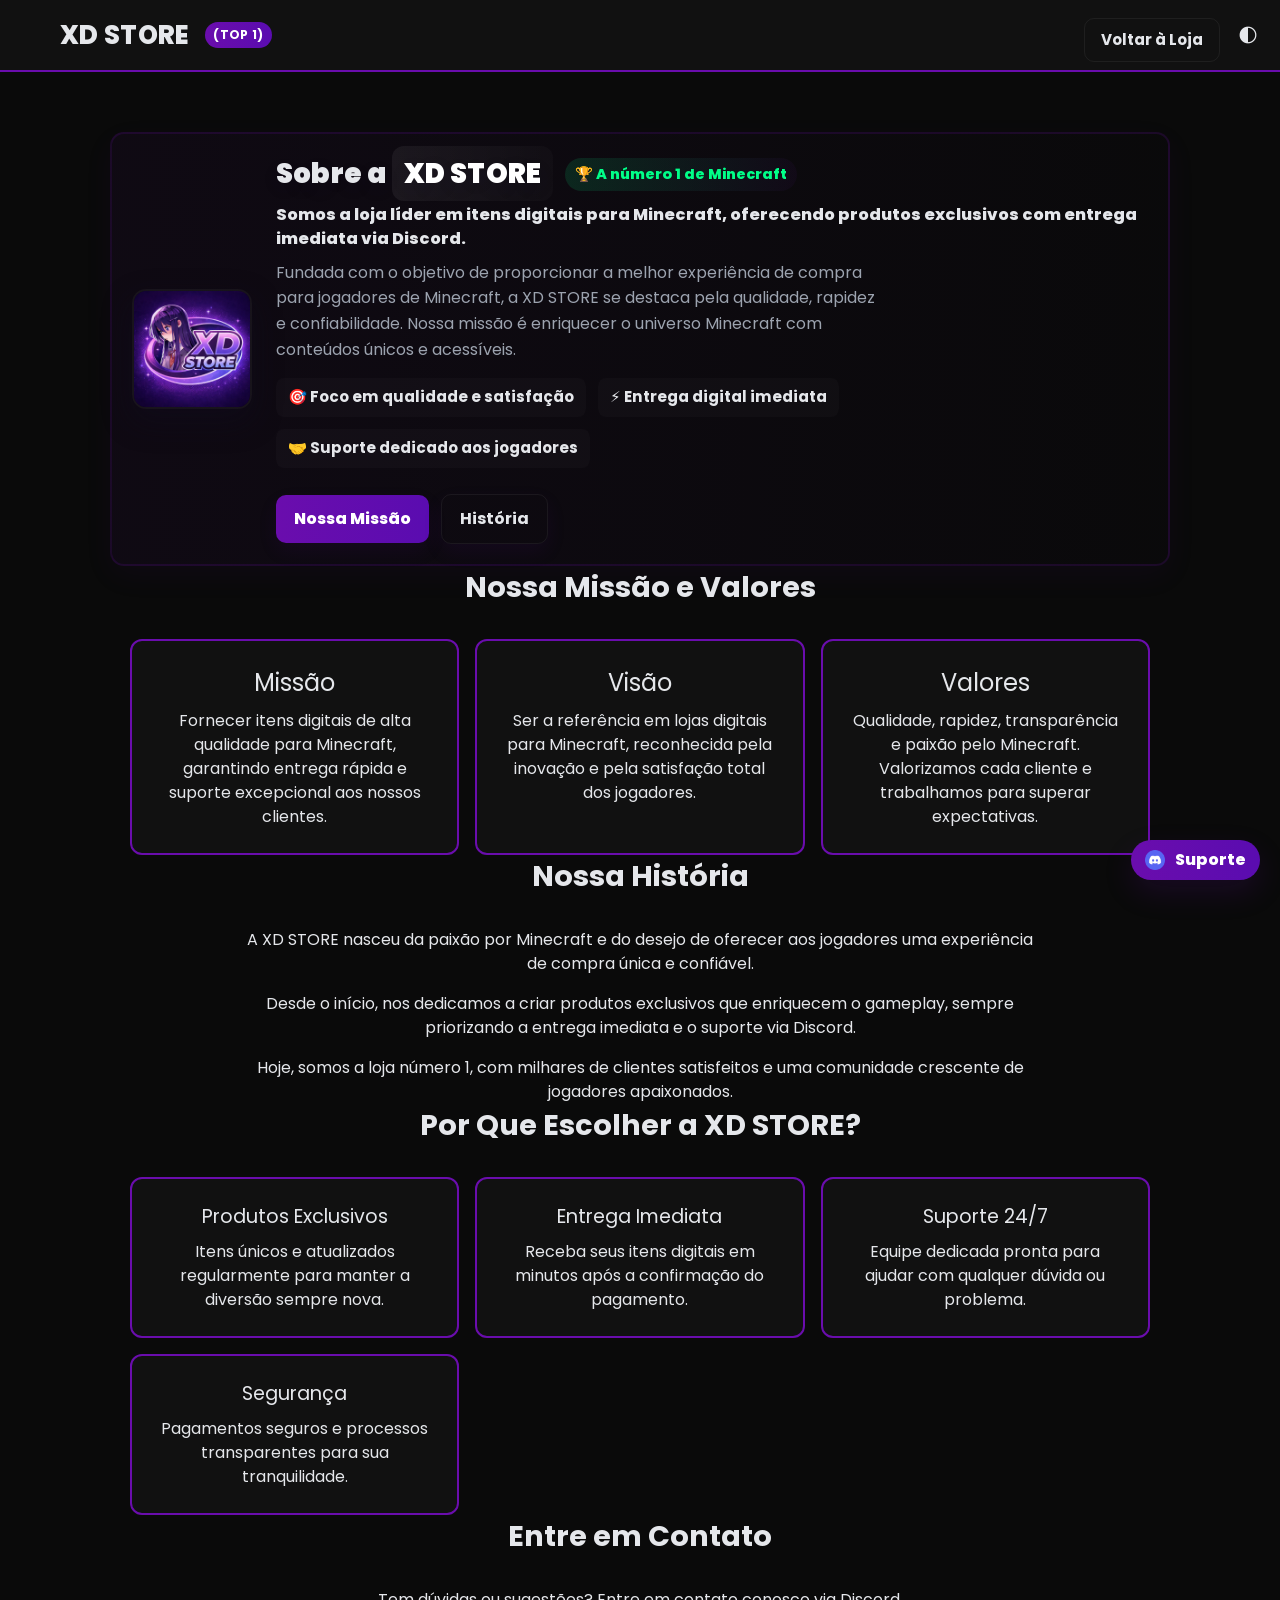
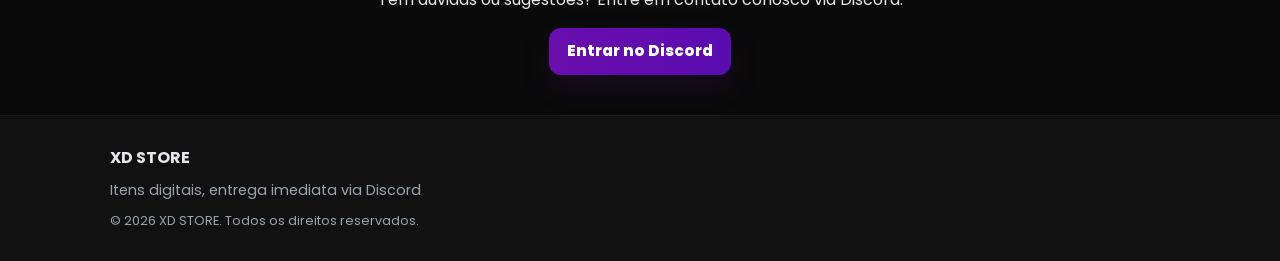
<file: pages/sobre.html>
<!DOCTYPE html>
<html lang="pt-br">
<head>
  <meta charset="UTF-8">
  <meta name="viewport" content="width=device-width, initial-scale=1.0">
  <title>Sobre - XD Store</title>
  <link rel="preconnect" href="https://fonts.googleapis.com">
  <link rel="preconnect" href="https://fonts.gstatic.com" crossorigin>
  <link href="https://fonts.googleapis.com/css2?family=Poppins:wght@300;400;600;700;800&display=swap" rel="stylesheet">
  <link rel="icon" type="image/png" href="../assets/icons/xd.png">
  <link rel="stylesheet" href="../css/reset.css">
  <link rel="stylesheet" href="../css/base.css">
  <link rel="stylesheet" href="../css/components.css">
  <link rel="stylesheet" href="../css/theme.css">
</head>
<body>
  <button id="theme-toggle" aria-label="Alternar tema" class="support-button theme-toggle" style="position:fixed;top:12px;right:12px;z-index:4000;">🌓</button>

  <header class="site-header">
    <div class="header-container">
      <h1 class="store-name">XD STORE <small class="store-sub">(TOP 1)</small></h1>
      <div class="header-actions">
        <a href="../index.html" class="product-button cta-secondary" style="text-decoration:none;">Voltar à Loja</a>
      </div>
    </div>
  </header>

  <main class="site-main">
    <section class="welcome-panel">
      <div class="welcome-inner">
        <div class="welcome-visual">
          <img src="../assets/icons/XD2.png" alt="Bloco de Grama" width="120" height="120">
        </div>

        <div class="welcome-content">
          <div class="welcome-header">
            <h2 class="welcome-title">Sobre a <span class="highlight">XD STORE</span></h2>
            <div class="welcome-badge">🏆 A número 1 de Minecraft</div>
          </div>

          <p class="welcome-lead">Somos a loja líder em itens digitais para Minecraft, oferecendo produtos exclusivos com entrega imediata via Discord.</p>

          <p class="welcome-body">Fundada com o objetivo de proporcionar a melhor experiência de compra para jogadores de Minecraft, a XD STORE se destaca pela qualidade, rapidez e confiabilidade. Nossa missão é enriquecer o universo Minecraft com conteúdos únicos e acessíveis.</p>

          <ul class="welcome-features" aria-hidden="false">
            <li>🎯 Foco em qualidade e satisfação</li>
            <li>⚡ Entrega digital imediata</li>
            <li>🤝 Suporte dedicado aos jogadores</li>
          </ul>

          <div class="welcome-ctas">
            <a href="#mission" class="product-button cta-primary">Nossa Missão</a>
            <a href="#history" class="product-button cta-secondary">História</a>
          </div>
        </div>
      </div>
    </section>

    <section id="mission" class="products-section">
      <h2 class="section-title">Nossa Missão e Valores</h2>
      <div class="products-list" style="display:grid;grid-template-columns:repeat(auto-fit,minmax(300px,1fr));gap:1rem;">
        <div class="card" style="background:var(--surface);border:2px solid var(--primary);border-radius:12px;padding:1.5rem;text-align:center;">
          <h3 style="font-size:1.5rem;margin-bottom:0.5rem;">Missão</h3>
          <p>Fornecer itens digitais de alta qualidade para Minecraft, garantindo entrega rápida e suporte excepcional aos nossos clientes.</p>
        </div>
        <div class="card" style="background:var(--surface);border:2px solid var(--primary);border-radius:12px;padding:1.5rem;text-align:center;">
          <h3 style="font-size:1.5rem;margin-bottom:0.5rem;">Visão</h3>
          <p>Ser a referência em lojas digitais para Minecraft, reconhecida pela inovação e pela satisfação total dos jogadores.</p>
        </div>
        <div class="card" style="background:var(--surface);border:2px solid var(--primary);border-radius:12px;padding:1.5rem;text-align:center;">
          <h3 style="font-size:1.5rem;margin-bottom:0.5rem;">Valores</h3>
          <p>Qualidade, rapidez, transparência e paixão pelo Minecraft. Valorizamos cada cliente e trabalhamos para superar expectativas.</p>
        </div>
      </div>
    </section>

    <section id="history" class="products-section">
      <h2 class="section-title">Nossa História</h2>
      <div style="max-width:800px;margin:0 auto;text-align:center;">
        <p style="margin-bottom:1rem;">A XD STORE nasceu da paixão por Minecraft e do desejo de oferecer aos jogadores uma experiência de compra única e confiável.</p>
        <p style="margin-bottom:1rem;">Desde o início, nos dedicamos a criar produtos exclusivos que enriquecem o gameplay, sempre priorizando a entrega imediata e o suporte via Discord.</p>
        <p>Hoje, somos a loja número 1, com milhares de clientes satisfeitos e uma comunidade crescente de jogadores apaixonados.</p>
      </div>
    </section>

    <section class="products-section">
      <h2 class="section-title">Por Que Escolher a XD STORE?</h2>
      <div class="products-list" style="display:grid;grid-template-columns:repeat(auto-fit,minmax(250px,1fr));gap:1rem;">
        <div class="card" style="background:var(--surface);border:2px solid var(--primary);border-radius:12px;padding:1.5rem;text-align:center;">
          <h3 style="font-size:1.2rem;margin-bottom:0.5rem;">Produtos Exclusivos</h3>
          <p>Itens únicos e atualizados regularmente para manter a diversão sempre nova.</p>
        </div>
        <div class="card" style="background:var(--surface);border:2px solid var(--primary);border-radius:12px;padding:1.5rem;text-align:center;">
          <h3 style="font-size:1.2rem;margin-bottom:0.5rem;">Entrega Imediata</h3>
          <p>Receba seus itens digitais em minutos após a confirmação do pagamento.</p>
        </div>
        <div class="card" style="background:var(--surface);border:2px solid var(--primary);border-radius:12px;padding:1.5rem;text-align:center;">
          <h3 style="font-size:1.2rem;margin-bottom:0.5rem;">Suporte 24/7</h3>
          <p>Equipe dedicada pronta para ajudar com qualquer dúvida ou problema.</p>
        </div>
        <div class="card" style="background:var(--surface);border:2px solid var(--primary);border-radius:12px;padding:1.5rem;text-align:center;">
          <h3 style="font-size:1.2rem;margin-bottom:0.5rem;">Segurança</h3>
          <p>Pagamentos seguros e processos transparentes para sua tranquilidade.</p>
        </div>
      </div>
    </section>

    <section class="products-section">
      <h2 class="section-title">Entre em Contato</h2>
      <div style="text-align:center;">
        <p>Tem dúvidas ou sugestões? Entre em contato conosco via Discord.</p>
        <a href="https://discord.gg/3t7g9TbN5M" class="product-button cta-primary" target="_blank" rel="noopener noreferrer" style="margin-top:1rem;display:inline-block;">Entrar no Discord</a>
      </div>
    </section>
  </main>

  <footer class="site-footer">
    <div class="footer-container">
      <p class="footer-store-name">XD STORE</p>
      <p class="footer-text">Itens digitais, entrega imediata via Discord</p>
      <p class="footer-legal">© 2026 XD STORE. Todos os direitos reservados.</p>
    </div>
  </footer>

  <!-- Botão de Suporte (Discord) -->
  <a href="https://discord.gg/3t7g9TbN5M" class="discord-support" target="_blank" rel="noopener noreferrer" aria-label="Suporte no Discord" title="Suporte no Discord (XD Store)">
    <img src="../assets/images/discord.png" alt="Discord" width="20" height="20">
    <span>Suporte</span>
  </a>

  <script>
    // Theme toggle
    (function(){
      const btn = document.getElementById('theme-toggle');
      if (!btn) return;
      const DURATION = 1000;

      btn.addEventListener('click', (e)=>{
        e.stopImmediatePropagation();
        try{
          if (window.matchMedia && window.matchMedia('(prefers-reduced-motion: reduce)').matches){
            const cur = localStorage.getItem('xd-theme') || 'dark';
            const next = cur === 'dark' ? 'light' : 'dark';
            if (next === 'light') document.documentElement.setAttribute('data-theme','light'); else document.documentElement.removeAttribute('data-theme');
            localStorage.setItem('xd-theme', next);
            return;
          }

          const cur = localStorage.getItem('xd-theme') || 'dark';
          const next = cur === 'dark' ? 'light' : 'dark';

          const wipe = document.createElement('div');
          wipe.className = 'theme-wipe ' + (next === 'light' ? 'light' : 'dark');
          document.body.appendChild(wipe);

          setTimeout(()=> wipe.classList.add('active'), 10);

          setTimeout(()=>{
            if (next === 'light') document.documentElement.setAttribute('data-theme','light'); else document.documentElement.removeAttribute('data-theme');
            localStorage.setItem('xd-theme', next);
          }, DURATION/2);

          setTimeout(()=>{
            wipe.classList.remove('active');
            setTimeout(()=>{ try{ wipe.remove(); }catch(e){} }, 220);
            document.documentElement.classList.remove('theme-animating');
            setTimeout(()=>{ document.documentElement.classList.remove('with-transition'); }, 120);
          }, DURATION + 80);

        }catch(e){}
      });
    })();
  </script>
</body>
</html>
</file>
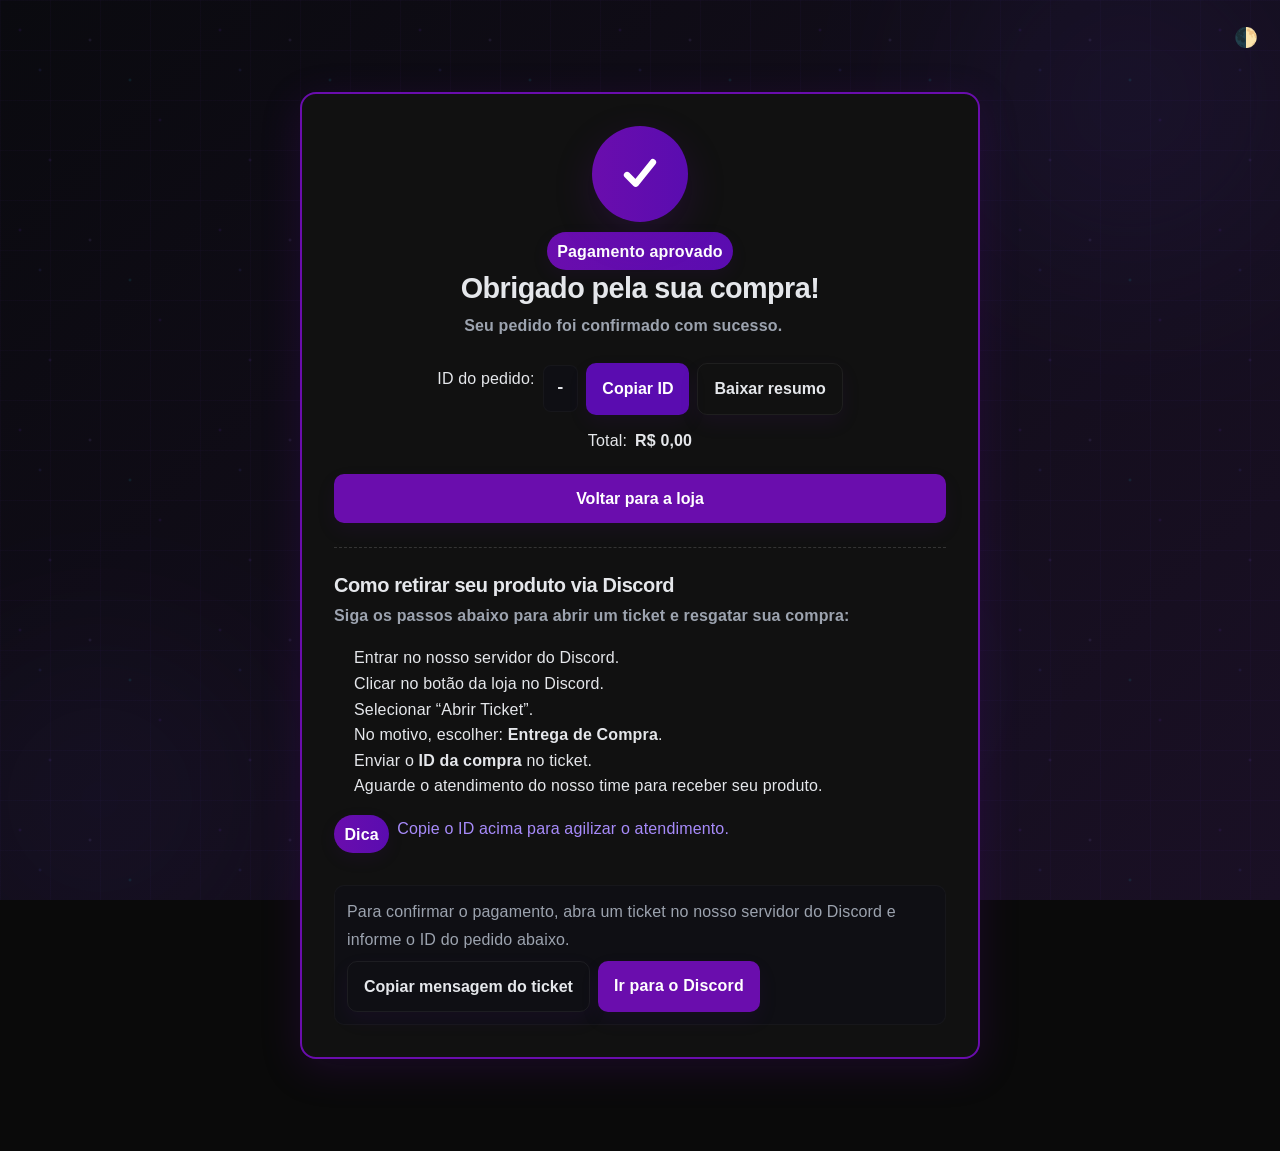
<file: pages/sucesso.html>
<!DOCTYPE html>
<html lang="pt-br">
<head>
  <meta charset="UTF-8" />
  <meta name="viewport" content="width=device-width, initial-scale=1.0" />
  <title>Pedido Aprovado</title>
  <link rel="shortcut icon" type="image/png" href="../assets/icons/xd.png" />
  <link rel="stylesheet" href="../css/reset.css" />
  <link rel="stylesheet" href="../css/base.css" />
  <link rel="stylesheet" href="../css/components.css" />
  <link rel="stylesheet" href="../css/theme.css" />
  <link rel="stylesheet" href="../css/professional.css" />
  <style>
    body { 
      background: var(--bg); 
      color: var(--text); 
      min-height: 100vh;
    }

    /* Theme light overrides */
    html[data-theme="light"] {
      --glass-bg: rgba(255, 255, 255, 0.95);
      --glass-border: rgba(0, 0, 0, 0.1);
      --glass-blur: blur(20px);
    }

    html[data-theme="light"] .card {
      background: #ffffff;
      border-color: #e5e7eb;
      box-shadow: 0 10px 30px rgba(106,13,173,0.08);
    }

    html[data-theme="light"] .btn.ghost {
      background: #f6f6f6;
      border-color: #e5e7eb;
      color: #111;
    }

    html[data-theme="light"] .btn.secondary {
      background: #f6f6f6;
      border-color: #e5e7eb;
      color: #111;
    }

    html[data-theme="light"] .meta .mono {
      background: #f6f6f6;
      border-color: #e5e7eb;
    }

    html[data-theme="light"] .receipt-area {
      background: #f6f6f6;
      border-color: #e5e7eb;
    }

    html[data-theme="light"] hr {
      border-top-color: rgba(0,0,0,0.1);
    }

    html[data-theme="light"] .animated-bg {
      display: none;
    }

    html[data-theme="light"] .theme-toggle {
      background: rgba(255, 255, 255, 0.95);
      border-color: rgba(0, 0, 0, 0.1);
      color: #111;
      box-shadow: 0 4px 12px rgba(0,0,0,0.1);
    }

    .container { max-width: 720px; margin: 4.5rem auto; padding: 1.25rem; }

    .card { background:var(--surface); border:2px solid var(--primary); border-radius: 16px; box-shadow: 0 10px 40px rgba(106,13,173,.18); padding: 2rem; text-align: center; position:relative; overflow:visible; }

    /* Animated check */
    .checkmark-circle { width:96px; height:96px; border-radius:50%; margin: 0 auto 10px; display:flex; align-items:center; justify-content:center; background: linear-gradient(90deg,var(--primary),var(--primary-2)); box-shadow: 0 14px 40px rgba(106,13,173,0.18); transform: scale(.8); animation: popIn 520ms cubic-bezier(.2,.9,.2,1) forwards; }
    .checkmark-circle svg { width:56px; height:56px; stroke:#fff; stroke-width:6; fill:none; stroke-linecap:round; stroke-linejoin:round; }
    @keyframes popIn { 0%{ transform: scale(.5); opacity:0 } 70%{ transform: scale(1.06); opacity:1 } 100%{ transform: scale(1); } }

    .title { font-size: 1.8rem; margin: 0 0 .25rem; }
    .subtitle { color: var(--muted); margin: 0 0 1rem; font-weight:700 }
    .badge { display:inline-block; padding:.35rem .65rem; border-radius: 999px; background: linear-gradient(90deg,var(--primary),var(--primary-2)); color:#fff; font-weight:800; box-shadow: 0 6px 18px rgba(106,13,173,0.08); }

    .meta { display:flex; gap:.5rem; align-items:center; justify-content:center; flex-wrap:wrap; margin-top:.5rem }
    .meta .mono { background:var(--bg-2); padding:.55rem .75rem; border-radius:8px; border:1px solid rgba(255,255,255,0.03); }
    .meta .actions { display:flex; gap:.5rem; }

    .row { margin-top: 1rem; display: grid; gap: .75rem; }
    .line { display:flex; justify-content:center; gap:.5rem; flex-wrap:wrap; }

    .btn { cursor:pointer; border:0; border-radius:10px; padding:.7rem 1rem; background:var(--primary); color:#fff; font-weight:700; box-shadow: 0 8px 20px rgba(106,13,173,0.08); }
    .btn.secondary { background:var(--primary-2); }
    .btn.ghost { background: transparent; border:1px solid rgba(255,255,255,0.06); color:var(--text); }

    .mono { font-family: ui-monospace, SFMono-Regular, Menlo, Monaco, Consolas, "Liberation Mono", "Courier New", monospace; }

    /* confetti */
    .confetti { position:absolute; inset:0; pointer-events:none; overflow:hidden; z-index:10; }
    .confetti span{ position:absolute; width:10px; height:14px; border-radius:2px; opacity:0.95; transform: translateY(-20px); animation: confetti-fall 1900ms linear forwards; }
    @keyframes confetti-fall { 0%{ transform: translateY(-30vh) rotate(0deg); opacity:1 } 100%{ transform: translateY(120vh) rotate(540deg); opacity:0.85 } }

    @media (max-width:600px){
      .card{ padding:1.25rem; margin:1rem; }
      .checkmark-circle{ width:76px; height:76px }
    }

    /* receipt callout */
    .receipt-area { margin-top:1rem; padding:12px; border-radius:10px; background:var(--bg-2); border:1px solid rgba(255,255,255,0.03); }

  </style>
</head>
<body>
  <!-- Background animado -->
  <div class="animated-bg" aria-hidden="true">
    <div class="orb orb-1"></div>
    <div class="orb orb-2"></div>
    <div class="orb orb-3"></div>
    <div class="orb orb-4"></div>
  </div>

  <button id="theme-toggle" aria-label="Alternar tema" class="support-button theme-toggle" style="position:fixed;top:12px;right:12px;z-index:4000;">🌓</button>
  <div class="container">
    <div class="card">
      <div class="checkmark-circle" aria-hidden="true">
        <svg viewBox="0 0 52 52" aria-hidden="true">
          <path d="M14 27 l8 8 16 -20" stroke-linecap="round" stroke-linejoin="round" />
        </svg>
      </div>

      <div class="badge">Pagamento aprovado</div>
      <h1 class="title">Obrigado pela sua compra!</h1>
      <p class="subtitle">Seu pedido foi confirmado com sucesso.</p>

      <div class="row">
        <div class="meta">
          <div class="line">ID do pedido: <strong class="mono" id="orderId">-</strong></div>
          <div class="actions">
            <button class="btn secondary" id="copyOrderId" aria-label="Copiar ID">Copiar ID</button>
            <button class="btn ghost" id="downloadReceipt" aria-label="Baixar resumo">Baixar resumo</button>
          </div>
        </div>

        <div class="line">Total: <strong id="orderTotal">R$ 0,00</strong></div>
      </div>

      <div class="row" style="margin-top:1.25rem;">
        <button class="btn" id="goHome">Voltar para a loja</button>
      </div>

      <div id="confetti" class="confetti" aria-hidden="true"></div>

      <hr style="border:0;border-top:1px dashed rgba(255,255,255,.15); margin:1.5rem 0;" />

      <section aria-label="Retirada via Discord" style="text-align:left">
        <h2 style="margin:.25rem 0 0; font-size:1.25rem;">Como retirar seu produto via Discord</h2>
        <p class="subtitle" style="margin:.25rem 0 1rem;">Siga os passos abaixo para abrir um ticket e resgatar sua compra:</p>

        <ol style="line-height:1.6; padding-left:1.25rem;">
          <li>Entrar no nosso servidor do Discord.</li>
          <li>Clicar no botão da loja no Discord.</li>
          <li>Selecionar “Abrir Ticket”.</li>
          <li>No motivo, escolher: <strong>Entrega de Compra</strong>.</li>
          <li>Enviar o <strong>ID da compra</strong> no ticket.</li>
          <li>Aguarde o atendimento do nosso time para receber seu produto.</li>
        </ol>

        <div class="row" style="margin-top:1rem; gap:.5rem;">
          <div class="line" style="justify-content:flex-start;">
            <span class="badge">Dica</span>
            <span style="color:#a78bfa">Copie o ID acima para agilizar o atendimento.</span>
          </div>
        </div>

        <div class="row" style="margin-top:1rem;">
          <div class="receipt-area" aria-live="polite">
            <div style="display:flex;flex-direction:column;gap:8px;">
              <div style="color:var(--muted)">Para confirmar o pagamento, abra um ticket no nosso servidor do Discord e informe o ID do pedido abaixo.</div>
              <div style="display:flex;gap:8px;">
                <button class="btn ghost" id="copyTicketMsg">Copiar mensagem do ticket</button>
                <a class="btn" href="https://discord.gg/3t7g9TbN5M" target="_blank" rel="noopener noreferrer">Ir para o Discord</a>
              </div>
            </div>
          </div>
        </div>
      </section>
    </div>
  </div>


    <script>
      function toBRL(v){ try{ return v.toLocaleString('pt-BR',{style:'currency',currency:'BRL'});}catch{ return 'R$ ' + (Number(v)||0).toFixed(2).replace('.',','); } }

    (function(){
      let last = null;
      try { const raw = localStorage.getItem('lastOrder'); last = raw ? JSON.parse(raw) : null; } catch {}
      if (last){
        document.getElementById('orderId').textContent = last.orderId || '-';
        document.getElementById('orderTotal').textContent = toBRL(last.total || 0);

        // trigger confetti to celebrate
        triggerConfetti();
      }

      // copy ID button
      const copyBtn = document.getElementById('copyOrderId');
      if (copyBtn){ copyBtn.addEventListener('click', async ()=>{
        try{ await navigator.clipboard.writeText(document.getElementById('orderId').textContent); alert('ID copiado para a área de transferência!'); }
        catch(e){ alert('Falha ao copiar ID'); }
      }); }

      // download receipt button (keep as optional: simple TXT)
      const dlBtn = document.getElementById('downloadReceipt');
      if (dlBtn){ dlBtn.addEventListener('click', ()=>{
        try{
          const payload = last || {};
          const content = `RESUMO DO PEDIDO - Loja\nPedido: ${payload.orderId || '-'}\nTotal: ${toBRL(payload.total||0)}\nData: ${new Date(payload.createdAt||Date.now()).toLocaleString()}\n\nObservação: este é apenas um resumo com os dados do pedido.`;
          const blob = new Blob([content], { type: 'text/plain;charset=utf-8' });
          const url = URL.createObjectURL(blob);
          const a = document.createElement('a'); a.href = url; a.download = `${(payload.orderId||'pedido')}.txt`; document.body.appendChild(a); a.click(); a.remove(); URL.revokeObjectURL(url);
          alert('Resumo do pedido baixado.');
        }catch(e){ alert('Falha ao baixar comprovante'); }
      }); }

      document.getElementById('goHome').addEventListener('click', ()=>{ window.location.href = '../index.html'; });

      // Theme init/toggle
      function applyTheme(){ const t = localStorage.getItem('xd-theme') || 'dark'; if (t==='light') document.documentElement.setAttribute('data-theme','light'); else document.documentElement.removeAttribute('data-theme'); }
      const tbtn = document.getElementById('theme-toggle'); 
      if (tbtn){ 
        tbtn.addEventListener('click', (e) => {
          e.stopImmediatePropagation();
          try {
            if (window.matchMedia && window.matchMedia('(prefers-reduced-motion: reduce)').matches) {
              const cur = localStorage.getItem('xd-theme') || 'dark';
              const next = cur === 'dark' ? 'light' : 'dark';
              if (next === 'light') document.documentElement.setAttribute('data-theme','light'); else document.documentElement.removeAttribute('data-theme');
              localStorage.setItem('xd-theme', next);
              return;
            }

            const cur = localStorage.getItem('xd-theme') || 'dark';
            const next = cur === 'dark' ? 'light' : 'dark';
            const wipe = document.createElement('div');
            wipe.className = 'theme-wipe ' + (next === 'light' ? 'light' : 'dark');
            document.body.appendChild(wipe);

            document.documentElement.classList.add('theme-animating','with-transition');
            setTimeout(() => wipe.classList.add('active'), 10);

            setTimeout(() => {
              if (next === 'light') document.documentElement.setAttribute('data-theme','light'); else document.documentElement.removeAttribute('data-theme');
              localStorage.setItem('xd-theme', next);
            }, 500);

            setTimeout(() => {
              wipe.classList.remove('active');
              setTimeout(() => { try { wipe.remove(); } catch(e) {} }, 220);
              document.documentElement.classList.remove('theme-animating');
              setTimeout(() => { document.documentElement.classList.remove('with-transition'); }, 120);
            }, 1080);
          } catch(e) { /* noop */ }
        }); 
      }
      applyTheme();

      : create colored pieces and let CSS animate
      function triggerConfetti(){
        try{
          const colors = [getComputedStyle(document.documentElement).getPropertyValue('--primary').trim(), getComputedStyle(document.documentElement).getPropertyValue('--primary-2').trim(), getComputedStyle(document.documentElement).getPropertyValue('--accent').trim(), '#FDE68A', '#FCA5A5'];
          const container = document.getElementById('confetti');
          if (!container) return;
          // create pieces
          for (let i=0;i<28;i++){
            const s = document.createElement('span');
            s.style.left = (Math.random()*100)+'%';
            s.style.top = (Math.random()*6 - 6)+'%';
            s.style.background = colors[Math.floor(Math.random()*colors.length)];
            s.style.width = (6 + Math.random()*8)+'px';
            s.style.height = (8 + Math.random()*12)+'px';
            s.style.animationDuration = (1400 + Math.random()*900)+'ms';
            container.appendChild(s);
            // cleanup
            setTimeout(()=>{ try{ s.remove(); }catch(e){} }, 2400);
          }
        }catch(e){ console.warn('confetti fail', e); }
      }

      // Ticket message copy handler
      const copyMsgBtn = document.getElementById('copyTicketMsg');
      if (copyMsgBtn){ copyMsgBtn.addEventListener('click', async ()=>{
        const msg = `Olá, segue o ID do pedido ${last && last.orderId ? last.orderId : ''}. Já realizei o pagamento.`;
        try{ await navigator.clipboard.writeText(msg); alert('Mensagem copiada: cole no ticket.'); }catch(e){ alert('Falha ao copiar mensagem'); }
      }); }

})();
    </script>
    
  </body>
</html>
</file>
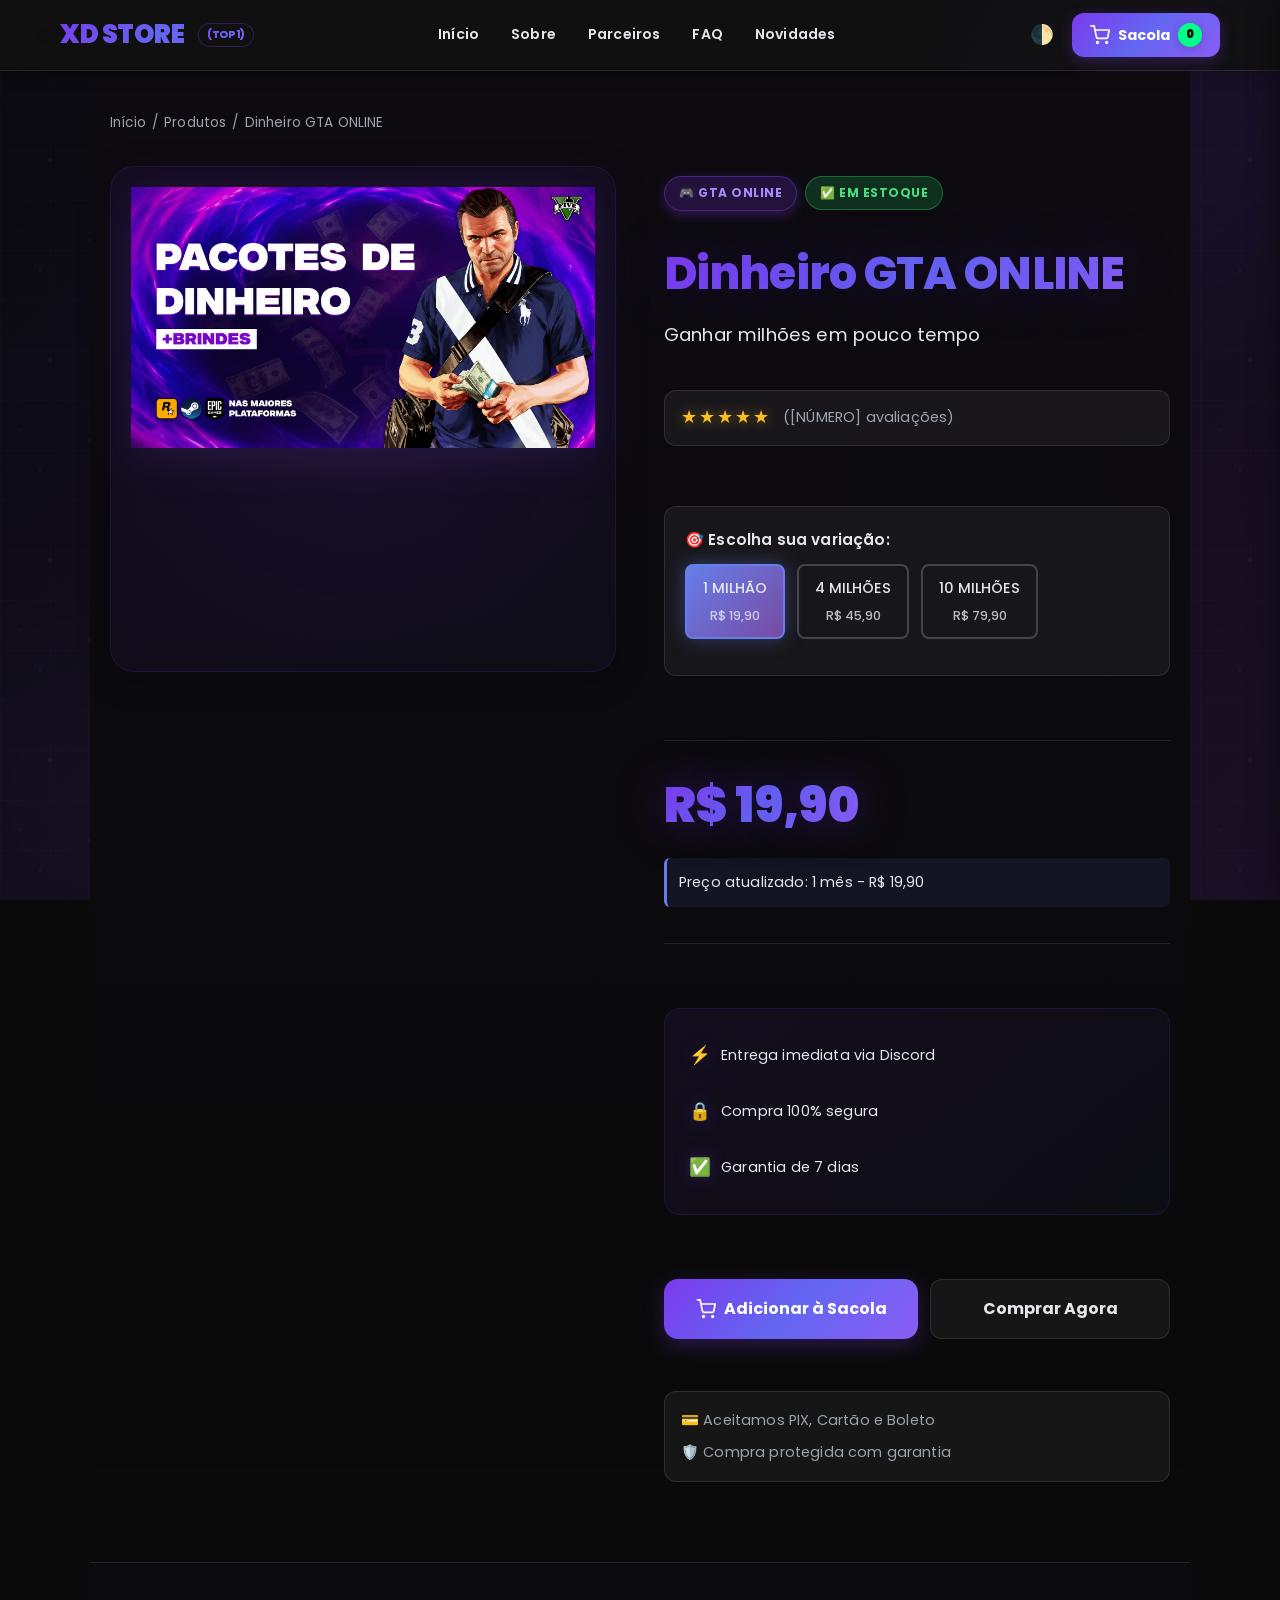
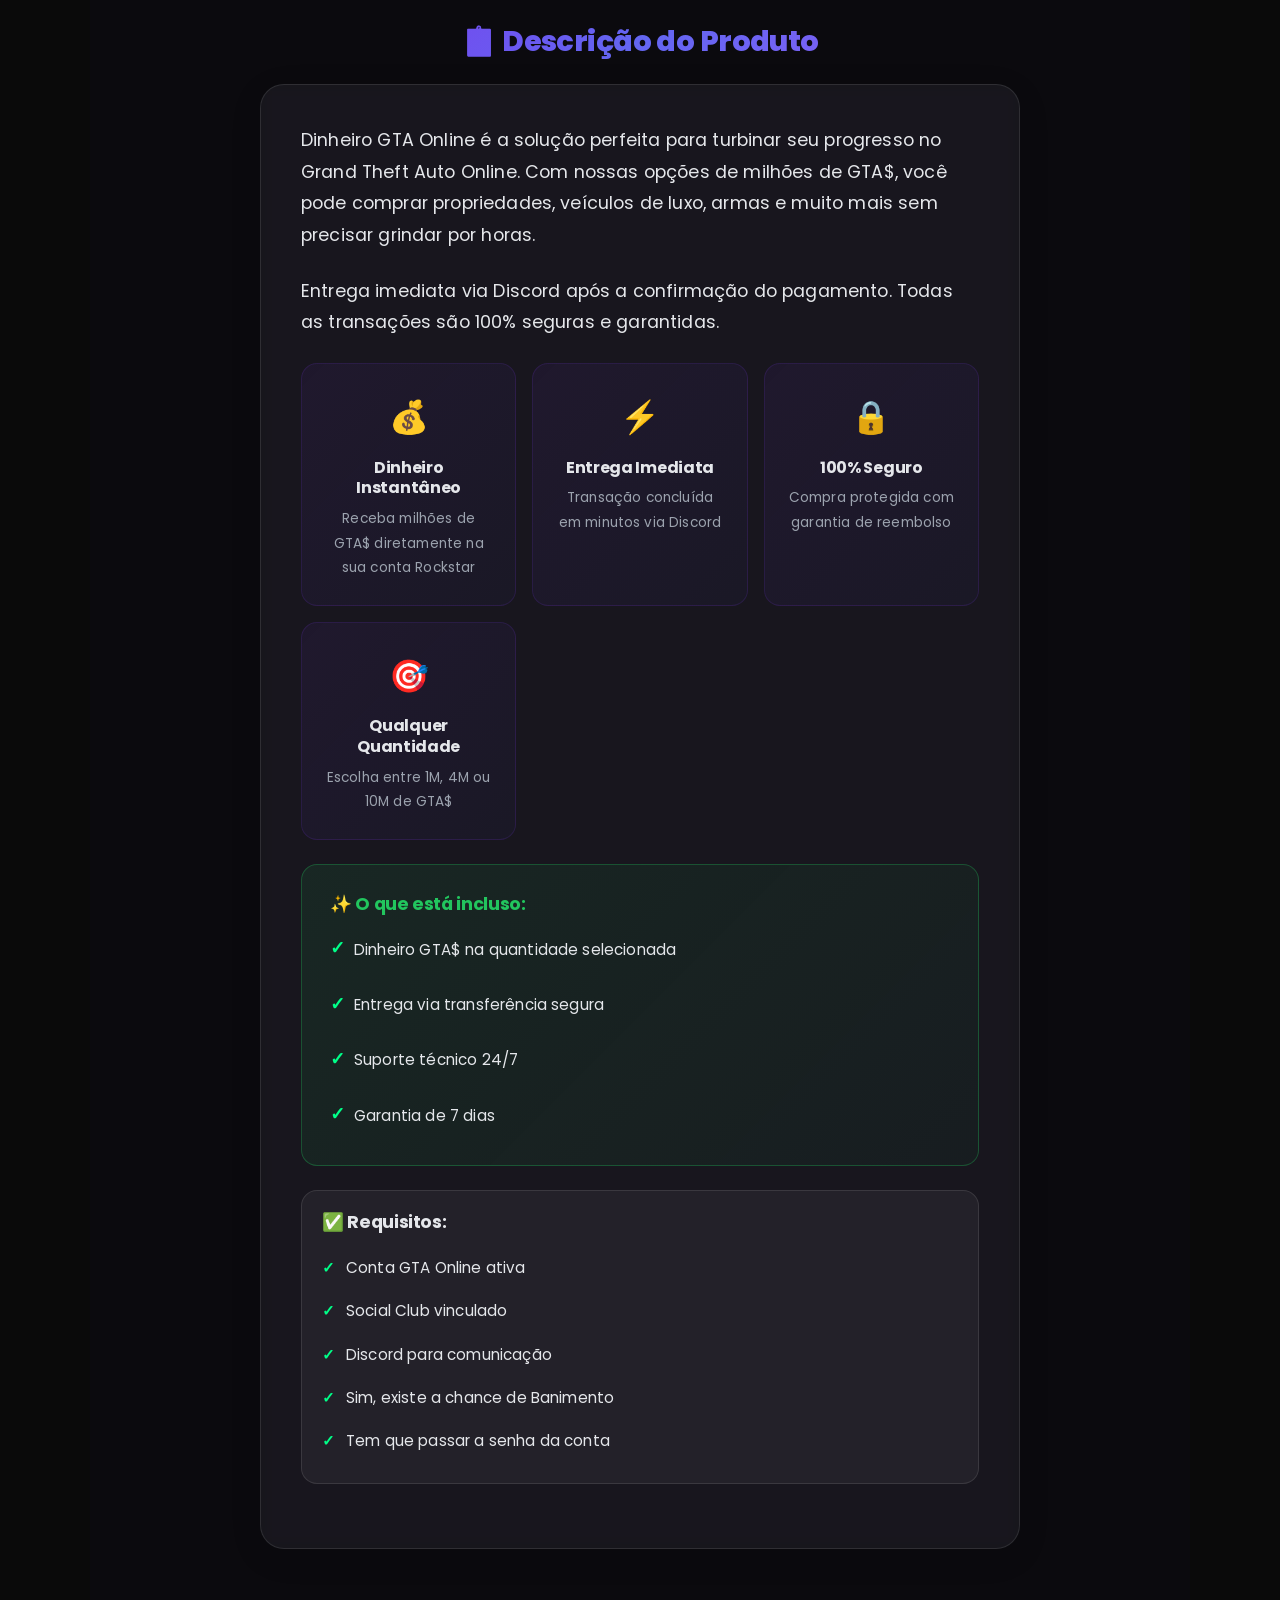
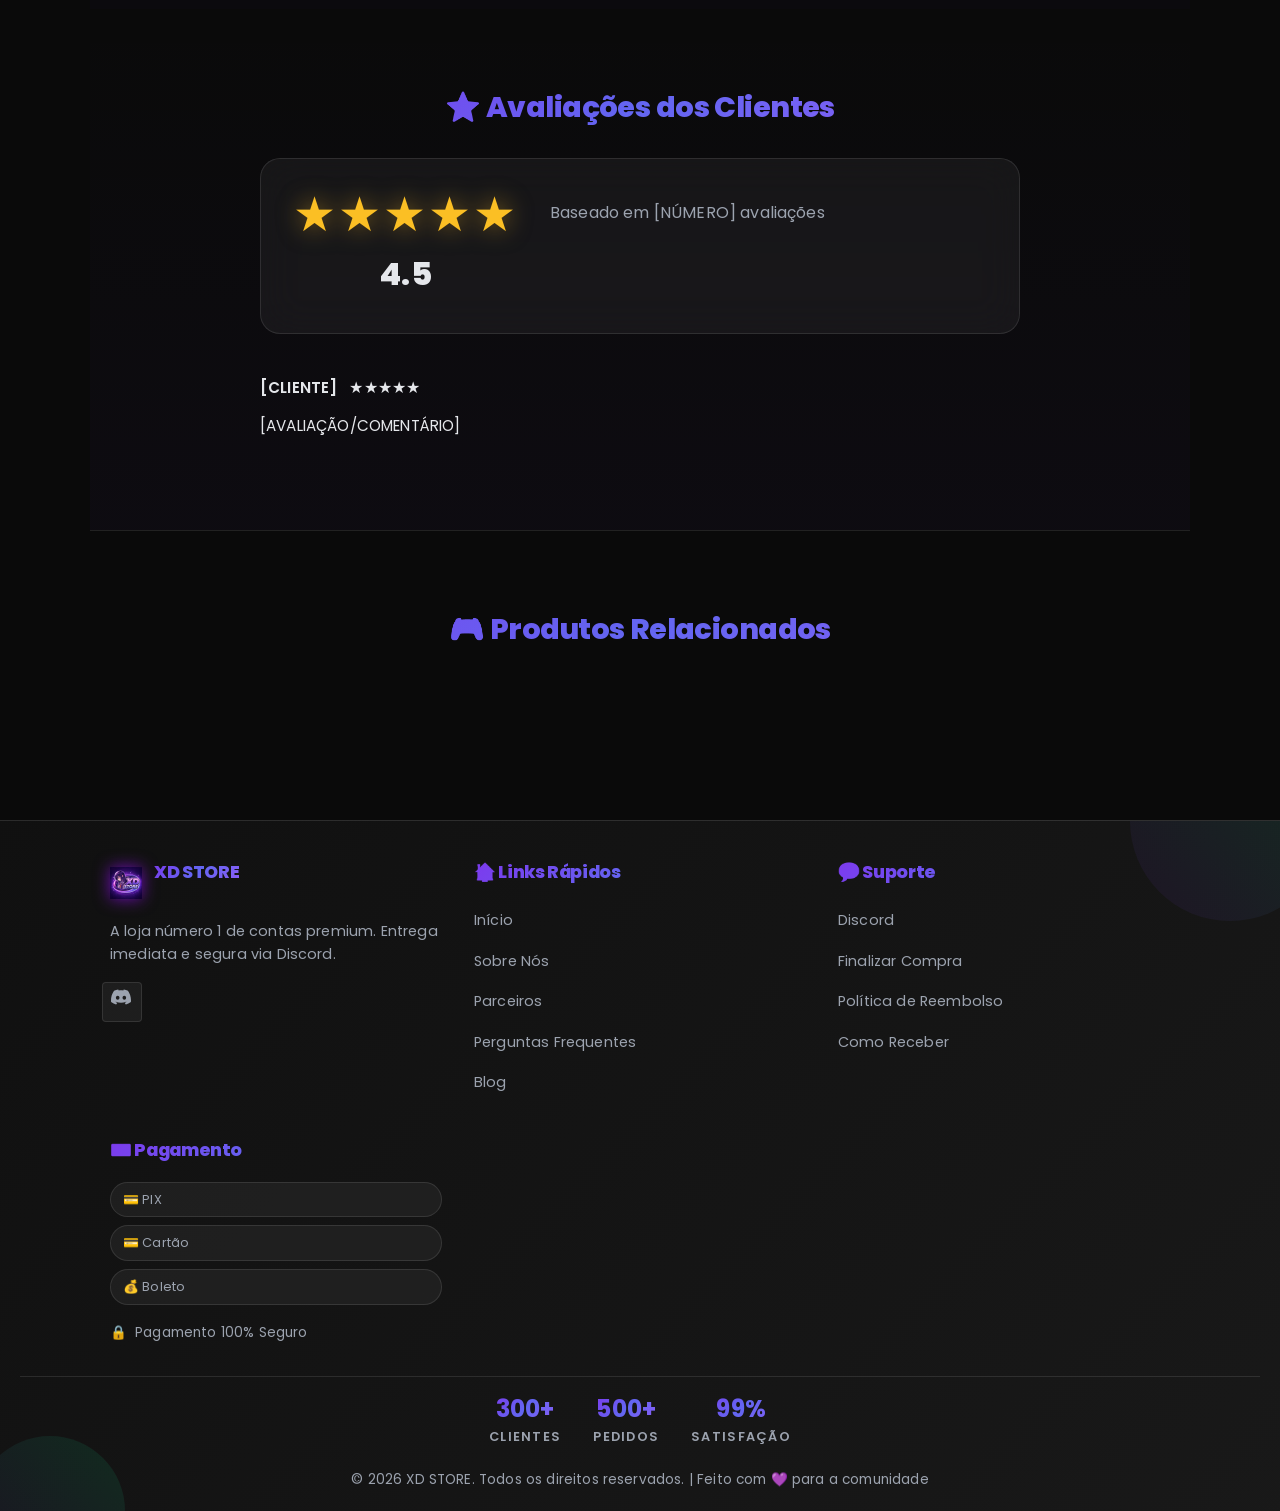
<file: pages/produtos/dinheiro-gta-online.html>
<!DOCTYPE html>
<html lang="pt-br">
<head>
  <meta charset="UTF-8">
  <meta name="viewport" content="width=device-width, initial-scale=1.0">
  <title>Dinheiro GTA ONLINE - XD Store</title>
  <meta name="description" content="Ganhar milhões em pouco tempo">
  <link rel="preconnect" href="https://fonts.googleapis.com">
  <link rel="preconnect" href="https://fonts.gstatic.com" crossorigin>
  <link href="https://fonts.googleapis.com/css2?family=Poppins:wght@300;400;600;700;800&display=swap" rel="stylesheet">
<link rel="icon" type="image/png" href="../../assets/icons/xd.png">
  <link rel="stylesheet" href="../../css/reset.css">
  <link rel="stylesheet" href="../../css/base.css">
  <link rel="stylesheet" href="../../css/components.css">
  <link rel="stylesheet" href="../../css/theme.css">
  <link rel="stylesheet" href="../../css/professional.css">
  <link rel="stylesheet" href="../../css/produtos.css">
  <style>
    .variation-section {
      background: rgba(255, 255, 255, 0.05);
      border: 1px solid rgba(255, 255, 255, 0.1);
      border-radius: 12px;
      padding: 20px;
      margin: 20px 0;
      backdrop-filter: blur(10px);
    }

    .variation-label {
      font-weight: 600;
      margin-bottom: 12px;
      color: var(--text);
      font-size: 0.95rem;
    }

    .variation-options {
      display: flex;
      gap: 12px;
      flex-wrap: wrap;
      margin-bottom: 16px;
    }

    .variation-btn {
      padding: 10px 16px;
      border: 2px solid rgba(255, 255, 255, 0.2);
      background: transparent;
      border-radius: 8px;
      cursor: pointer;
      transition: all 0.3s ease;
      font-size: 0.9rem;
      font-weight: 500;
      color: var(--text);
      position: relative;
    }

    .variation-btn:hover {
      border-color: rgba(255, 255, 255, 0.4);
      background: rgba(255, 255, 255, 0.05);
    }

    .variation-btn.active {
      background: linear-gradient(135deg, #667eea 0%, #764ba2 100%);
      border-color: #667eea;
      box-shadow: 0 0 20px rgba(102, 126, 234, 0.4);
    }

    .variation-price-tag {
      font-size: 0.8rem;
      opacity: 0.8;
      margin-top: 4px;
      display: block;
    }

    .price-update-highlight {
      background: rgba(102, 126, 234, 0.1);
      border-left: 3px solid #667eea;
      padding: 12px;
      border-radius: 6px;
      margin: 12px 0;
      font-size: 0.9rem;
    }

    select.variation-select {
      width: 100%;
      padding: 12px;
      border: 2px solid rgba(255, 255, 255, 0.2);
      background: rgba(255, 255, 255, 0.05);
      color: var(--text);
      border-radius: 8px;
      font-size: 0.95rem;
      cursor: pointer;
      transition: all 0.3s ease;
    }

    select.variation-select:hover {
      border-color: rgba(255, 255, 255, 0.4);
    }

    select.variation-select:focus {
      outline: none;
      border-color: #667eea;
      box-shadow: 0 0 10px rgba(102, 126, 234, 0.3);
    }

    select.variation-select option {
      background: #1a1a2e;
      color: #fff;
    }
  </style>
</head>
<body>
  <div class="animated-bg" aria-hidden="true">
    <div class="orb orb-1"></div>
    <div class="orb orb-2"></div>
    <div class="orb orb-3"></div>
    <div class="orb orb-4"></div>
  </div>

  <header class="site-header">
    <div class="header-container">
      <a href="../../index.html" class="store-name">XD STORE <small class="store-sub">(TOP 1)</small></a>
      <nav class="header-nav">
        <a href="../../index.html" class="nav-link">Início</a>
        <a href="../sobre.html" class="nav-link">Sobre</a>
        <a href="../parceiros.html" class="nav-link">Parceiros</a>
        <a href="../FAQ.html" class="nav-link">FAQ</a>
        <a href="../Blog.html" class="nav-link">Novidades</a>
      </nav>
      <div class="header-actions">
        <button id="theme-toggle" class="support-button" aria-label="Alternar tema">🌓</button>
        <button id="open-cart" class="cart-button" aria-label="Abrir carrinho">
          <svg width="20" height="20" viewBox="0 0 24 24" fill="none" stroke="currentColor" stroke-width="2" stroke-linecap="round" stroke-linejoin="round">
            <circle cx="9" cy="21" r="1"></circle>
            <circle cx="20" cy="21" r="1"></circle>
            <path d="M1 1h4l2.68 13.39a2 2 0 0 0 2 1.61h9.72a2 2 0 0 0 2-1.61L23 6H6"></path>
          </svg>
          <span class="cart-text">Sacola</span>
          <span class="cart-count">0</span>
        </button>
      </div>
    </div>
  </header>

  <main class="site-main">
    <section class="product-hero-section" style="padding-top: 40px;">
      <div class="product-hero-container">
        <div class="product-breadcrumb">
          <a href="../../index.html">Início</a> / <a href="../contas.html">Produtos</a> / <span>Dinheiro GTA ONLINE</span>
        </div>

        <div class="product-layout-grid">
          <div class="product-image-column">
            <div class="product-main-image-wrapper">
              <img src="../../assets/images/gta.png" alt="Dinheiro GTA ONLINE" class="product-main-image" id="mainProductImage">
              <div class="product-image-glow"></div>
            </div>
          </div>

          <div class="product-info-column">
            <div class="product-badges-top">
              <span class="badge-featured">🎮 GTA Online</span>
              <span class="badge-instock">✅ Em Estoque</span>
            </div>

            <h1 class="product-title-main">Dinheiro GTA ONLINE</h1>

            <p class="product-short-desc">Ganhar milhões em pouco tempo</p>

            <div class="product-rating" style="margin: 20px 0;">
              <div class="stars">★★★★★</div>
              <span class="rating-count">([NÚMERO] avaliações)</span>
            </div>

            <!-- SEÇÃO DE VARIAÇÕES - AQUI COMEÇA O INTERESSANTE! -->
            <div class="variation-section">
              <div class="variation-label">🎯 Escolha sua variação:</div>
              <div class="variation-options" id="variationOptions">
                <!-- Opção 1 -->
                <button class="variation-btn active" data-variation="option1" data-price="19.90">
                  1 MILHÃO
                  <span class="variation-price-tag">R$ 19,90</span>
                </button>
                <!-- Opção 2 -->
                <button class="variation-btn" data-variation="option2" data-price="45.90">
                  4 MILHÕES
                  <span class="variation-price-tag">R$ 45,90</span>
                </button>
                <!-- Opção 3 -->
                <button class="variation-btn" data-variation="option3" data-price="79.90">
                  10 MILHÕES
                  <span class="variation-price-tag">R$ 79,90</span>
                </button>
                <!-- Adicione mais opções se necessário -->
              </div>
            </div>

            <div class="product-price-section">
              <div class="price-container">
                <span id="product-price" class="price-current-single">R$ 19,90</span>
              </div>
              <div class="price-update-highlight" id="priceUpdateInfo">
                Preço atualizado: 1 mês - R$ 19,90
              </div>
            </div>

            <div class="product-quick-features">
              <div class="quick-feature">
                <span class="feature-icon">⚡</span>
                <span>Entrega imediata via Discord</span>
              </div>
              <div class="quick-feature">
                <span class="feature-icon">🔒</span>
                <span>Compra 100% segura</span>
              </div>
              <div class="quick-feature">
                <span class="feature-icon">✅</span>
                <span>Garantia de 7 dias</span>
              </div>
            </div>

            <div class="product-action-buttons">
              <button class="btn-primary-add" id="addToCartBtn">
                <svg width="20" height="20" viewBox="0 0 24 24" fill="none" stroke="currentColor" stroke-width="2">
                  <circle cx="9" cy="21" r="1"></circle>
                  <circle cx="20" cy="21" r="1"></circle>
                  <path d="M1 1h4l2.68 13.39a2 2 0 0 0 2 1.61h9.72a2 2 0 0 0 2-1.61L23 6H6"></path>
                </svg>
                Adicionar à Sacola
              </button>
              <button class="btn-secondary-buy">
                <span>Comprar Agora</span>
              </button>
            </div>

            <div class="product-payment-info">
              <p>💳 Aceitamos PIX, Cartão e Boleto</p>
              <p>🛡️ Compra protegida com garantia</p>
            </div>
          </div>
        </div>
      </div>
    </section>

    <section class="product-details-section">
      <div class="details-container">
        <h2 class="details-heading">📋 Descrição do Produto</h2>
        <div class="details-content">
          <p>Dinheiro GTA Online é a solução perfeita para turbinar seu progresso no Grand Theft Auto Online. Com nossas opções de milhões de GTA$, você pode comprar propriedades, veículos de luxo, armas e muito mais sem precisar grindar por horas.</p>
          
          <p>Entrega imediata via Discord após a confirmação do pagamento. Todas as transações são 100% seguras e garantidas.</p>
          
          <div class="features-grid">
            <div class="feature-box">
              <div class="feature-box-icon">💰</div>
              <h4>Dinheiro Instantâneo</h4>
              <p>Receba milhões de GTA$ diretamente na sua conta Rockstar</p>
            </div>
            <div class="feature-box">
              <div class="feature-box-icon">⚡</div>
              <h4>Entrega Imediata</h4>
              <p>Transação concluída em minutos via Discord</p>
            </div>
            <div class="feature-box">
              <div class="feature-box-icon">🔒</div>
              <h4>100% Seguro</h4>
              <p>Compra protegida com garantia de reembolso</p>
            </div>
            <div class="feature-box">
              <div class="feature-box-icon">🎯</div>
              <h4>Qualquer Quantidade</h4>
              <p>Escolha entre 1M, 4M ou 10M de GTA$</p>
            </div>
          </div>

          <div class="what-includes">
            <h3>✨ O que está incluso:</h3>
            <ul>
              <li>Dinheiro GTA$ na quantidade selecionada</li>
              <li>Entrega via transferência segura</li>
              <li>Suporte técnico 24/7</li>
              <li>Garantia de 7 dias</li>
            </ul>
          </div>

          <div class="requirements-box">
            <h4>✅ Requisitos:</h4>
            <ul>
              <li>Conta GTA Online ativa</li>
              <li>Social Club vinculado</li>
              <li>Discord para comunicação</li>
              <li>Sim, existe a chance de Banimento</li>
              <li>Tem que passar a senha da conta</li>
            </ul>
          </div>
        </div>
      </div>
    </section>

    <section class="product-reviews-section">
      <div class="reviews-container">
        <h2 class="reviews-heading">⭐ Avaliações dos Clientes</h2>
        <div class="reviews-summary">
          <div class="rating-overview">
            <span class="big-rating">★★★★★</span>
            <span class="average-rating">4.5</span>
          </div>
          <p style="color:var(--muted);margin-top:8px;">Baseado em [NÚMERO] avaliações</p>
        </div>
        <div class="reviews-list">
          <div class="review-item">
            <div class="review-header">
              <span class="review-author">[CLIENTE]</span>
              <span class="review-rating">★★★★★</span>
            </div>
            <p class="review-text">[AVALIAÇÃO/COMENTÁRIO]</p>
          </div>
        </div>
      </div>
    </section>

    <section class="related-products-section">
      <div class="related-container">
        <h2 class="related-heading">🎮 Produtos Relacionados</h2>
        <div class="related-products-grid" id="relatedProducts"></div>
      </div>
    </section>
  </main>

  <footer class="site-footer">
    <div class="footer-bg-effects" aria-hidden="true">
      <div class="footer-orb footer-orb-1"></div>
      <div class="footer-orb footer-orb-2"></div>
    </div>
    <div class="footer-container">
      <div class="footer-section">
        <div class="footer-logo">
          <img src="../../assets/icons/XD2.png" alt="XD Store" class="footer-logo-img">
          <h4>XD STORE</h4>
        </div>
        <p style="color:var(--muted);font-size:0.9rem;line-height:1.6;">
          A loja número 1 de contas premium. Entrega imediata e segura via Discord.
        </p>
        <div class="footer-social">
          <a href="https://discord.gg/3t7g9TbN5M" target="_blank" rel="noopener" class="social-link" aria-label="Discord">
            <svg width="20" height="20" viewBox="0 0 24 24" fill="currentColor">
              <path d="M20.317 4.3698a19.7913 19.7913 0 00-4.8851-1.5152.0741.0741 0 00-.0785.0371c-.211.3753-.4447.8648-.6083 1.2495-1.8447-.2762-3.68-.2762-5.4868 0-.1636-.3933-.4058-.8742-.6177-1.2495a.077.077 0 00-.0785-.037 19.7363 19.7363 0 00-4.8852 1.515.0699.0699 0 00-.0321.0277C.5334 9.0458-.319 13.5799.0992 18.0578a.0824.0824 0 00.0312.0561c2.0528 1.5076 4.0413 2.4228 5.9929 3.0294a.0777.0777 0 00.0842-.0276c.4616-.6304.8731-1.2952 1.226-1.9942a.076.076 0 00-.0416-.1057c-.6528-.2476-1.2743-.5495-1.8722-.8923a.077.077 0 01-.0076-.1277c.1258-.0943.2517-.1923.3718-.2914a.0743.0743 0 01.0776-.0105c3.9278 1.7933 8.18 1.7933 12.0614 0a.0739.0739 0 01.0785.0095c.1202.099.246.1981.3728.2924a.077.077 0 01-.0066.1276 12.2986 12.2986 0 01-1.873.8914.0766.0766 0 00-.0407.1067c.3604.698.7719 1.3628 1.225 1.9932a.076.076 0 00.0842.0286c1.961-.6067 3.9495-1.5219 6.0023-3.0294a.077.077 0 00.0313-.0552c.5004-5.177-.8382-9.6739-3.5485-13.6604a.061.061 0 00-.0312-.0286zM8.02 15.3312c-1.1825 0-2.1569-1.0857-2.1569-2.419 0-1.3332.9555-2.4189 2.157-2.4189 1.2108 0 2.1757 1.0952 2.1568 2.419-.0189 1.3332-.9555 2.4189-2.1569 2.4189zm7.9748 0c-1.1825 0-2.1569-1.0857-2.1569-2.419 0-1.3332.9554-2.4189 2.1569-2.4189 1.2108 0 2.1757 1.0952 2.1568 2.419 0 1.3332-.946 2.4189-2.1568 2.4189Z"/>
            </svg>
          </a>
        </div>
      </div>
      <div class="footer-section">
        <h4>🏠 Links Rápidos</h4>
        <a href="../../index.html">Início</a>
        <a href="../sobre.html">Sobre Nós</a>
        <a href="../parceiros.html">Parceiros</a>
        <a href="../FAQ.html">Perguntas Frequentes</a>
        <a href="../Blog.html">Blog</a>
      </div>
      <div class="footer-section">
        <h4>💬 Suporte</h4>
        <a href="https://discord.gg/3t7g9TbN5M" target="_blank" rel="noopener">Discord</a>
        <a href="../../pages/checkout.html">Finalizar Compra</a>
        <a href="../FAQ.html#compras">Política de Reembolso</a>
        <a href="../FAQ.html#entrega">Como Receber</a>
      </div>
      <div class="footer-section">
        <h4>💳 Pagamento</h4>
        <div class="payment-methods">
          <span class="payment-badge">💳 PIX</span>
          <span class="payment-badge">💳 Cartão</span>
          <span class="payment-badge">💰 Boleto</span>
        </div>
        <div class="security-note">
          <span class="security-icon">🔒</span>
          <span>Pagamento 100% Seguro</span>
        </div>
      </div>
    </div>
    <div class="footer-bottom">
      <div class="footer-stats">
        <div class="stat">
          <span class="stat-number">300+</span>
          <span class="stat-label">Clientes</span>
        </div>
        <div class="stat">
          <span class="stat-number">500+</span>
          <span class="stat-label">Pedidos</span>
        </div>
        <div class="stat">
          <span class="stat-number">99%</span>
          <span class="stat-label">Satisfação</span>
        </div>
      </div>
      <p>© 2026 XD STORE. Todos os direitos reservados. | Feito com 💜 para a comunidade</p>
    </div>
  </footer>

  <script src="../../js/store.js"></script>
  <script type="module" src="../../js/ui.js"></script>
  <script data-product-id="5" data-variations='{"option1":{"label":"1 MILHÃO","price":19.90},"option2":{"label":"4 MILHÕES","price":45.90},"option3":{"label":"10 MILHÕES","price":79.90}}'>
    // Dinheiro GTA Online - ID 5 com variações custom
  </script>

  <div id="cart-overlay" class="cart-overlay"></div>
  <aside id="cart-sidebar" class="cart-sidebar">
    <div class="cart-header">
      <h3>Carrinho</h3>
      <button id="close-cart" class="close-cart">×</button>
    </div>
    <div class="cart-items"></div>
    <div class="cart-footer">
      <p>Total: <strong id="cart-total">R$ 0,00</strong></p>
      <div style="display:flex;flex-direction:column;gap:8px;margin-top:8px;">
        <a href="../../checkout.html" class="checkout-button" aria-label="Finalizar compra">Finalizar compra</a>
        <div style="display:flex;gap:8px;">
          <button class="clear-cart" aria-label="Limpar carrinho" style="background:#ff5555;color:#fff;border:none;padding:8px;border-radius:8px;">Limpar carrinho</button>
        </div>
      </div>
    </div>
  </aside>
</body>
</html>
</file>
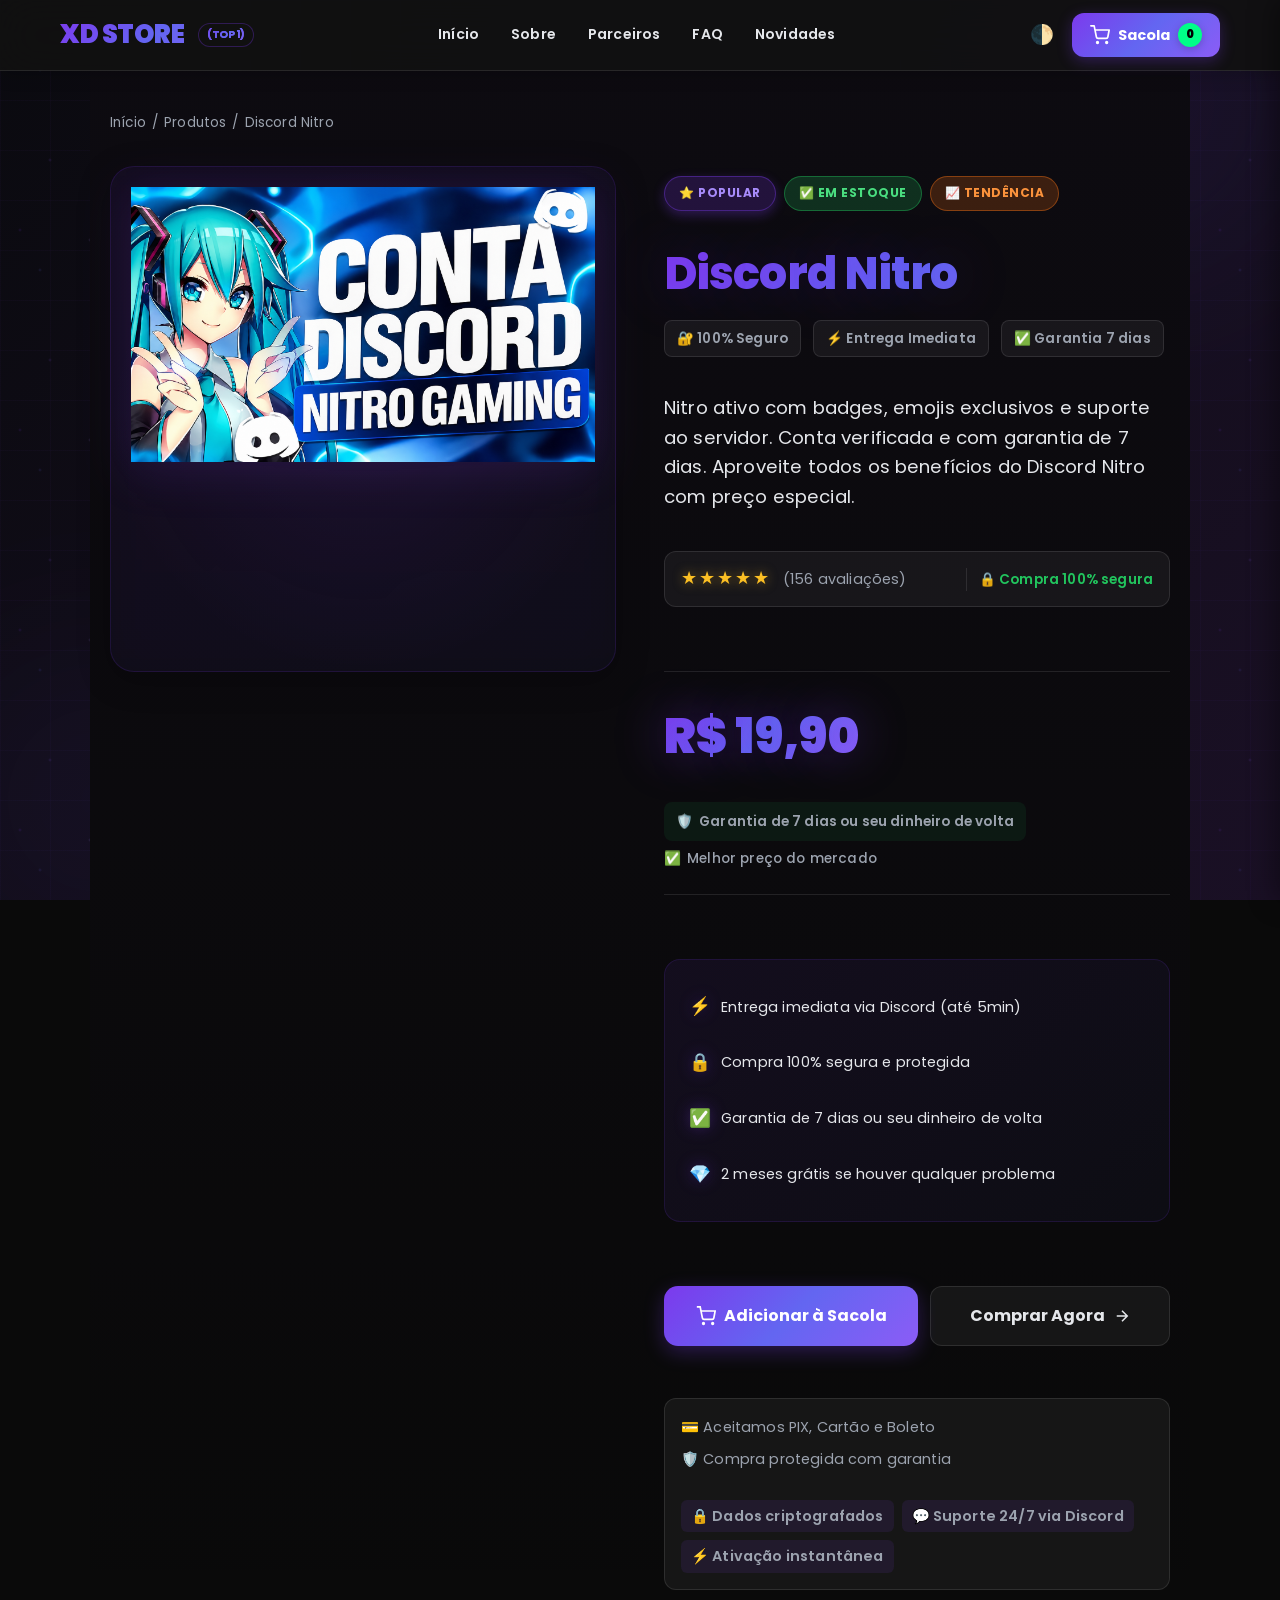
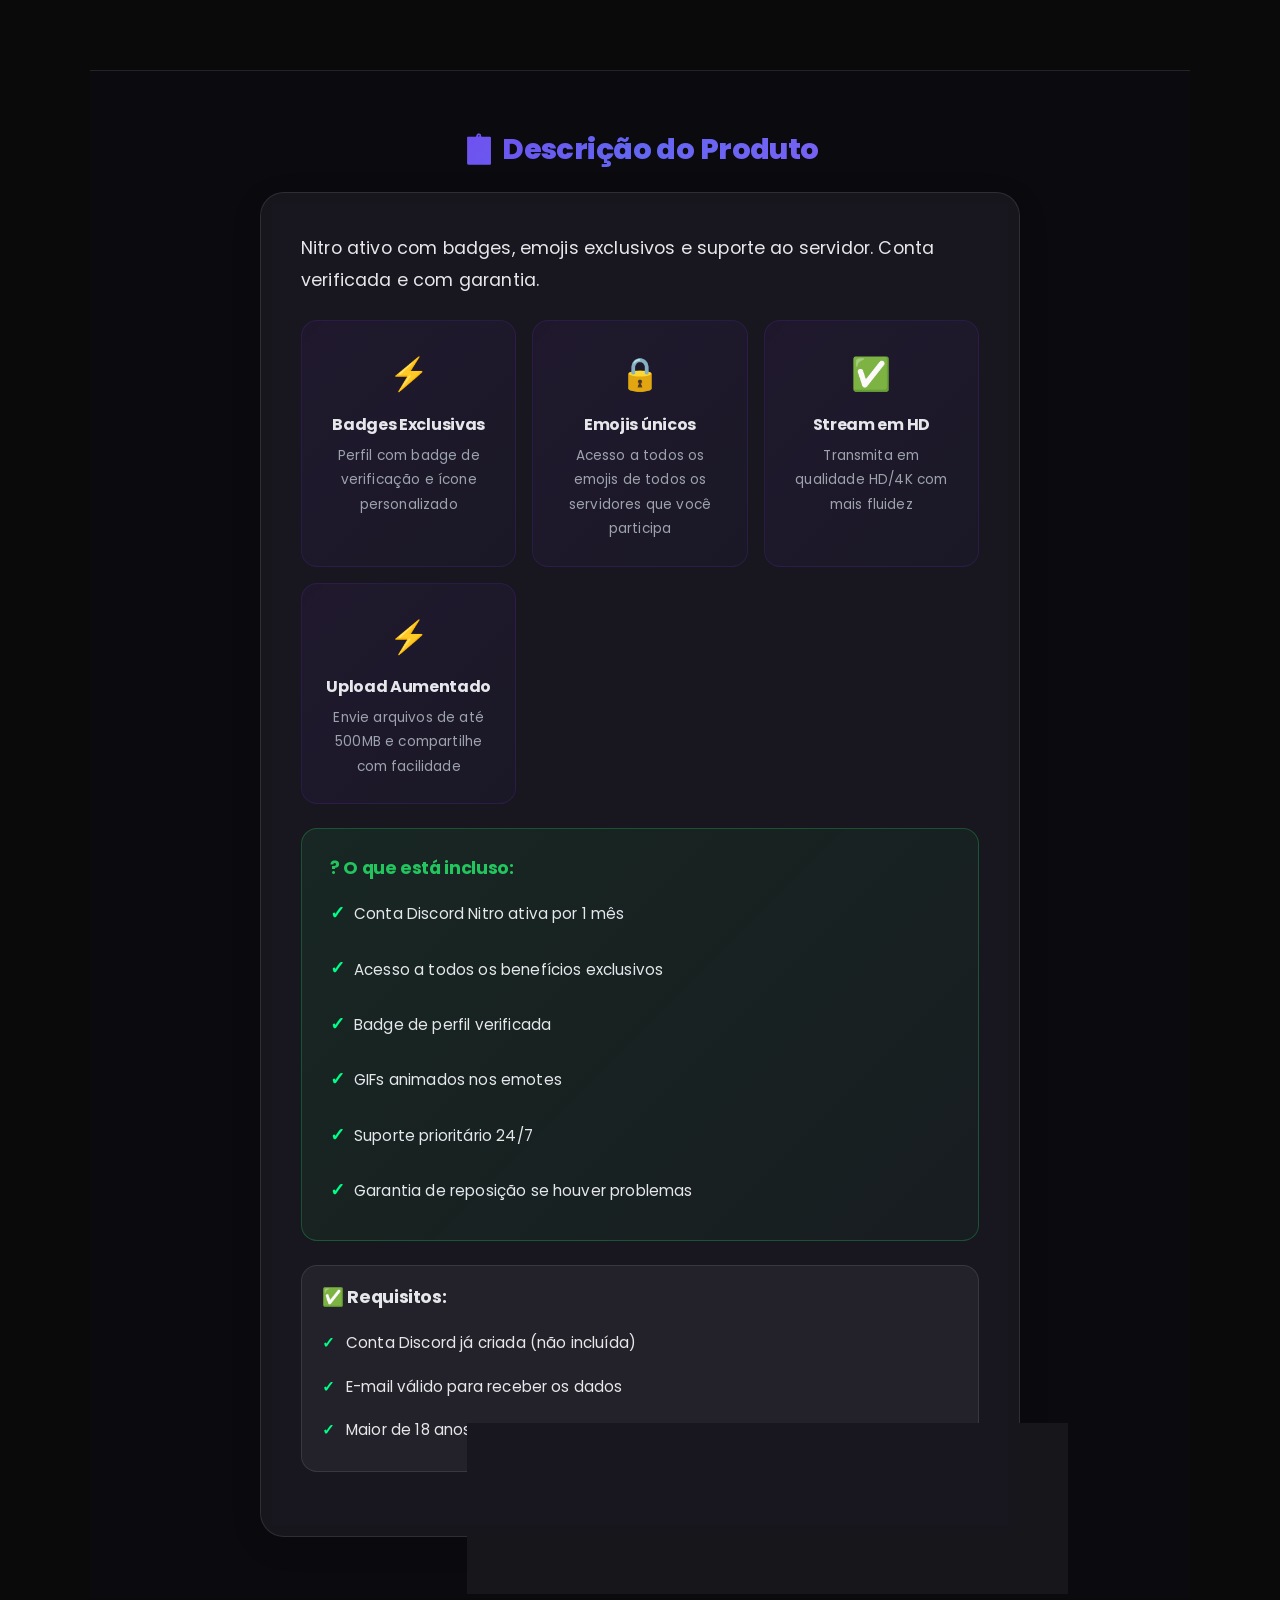
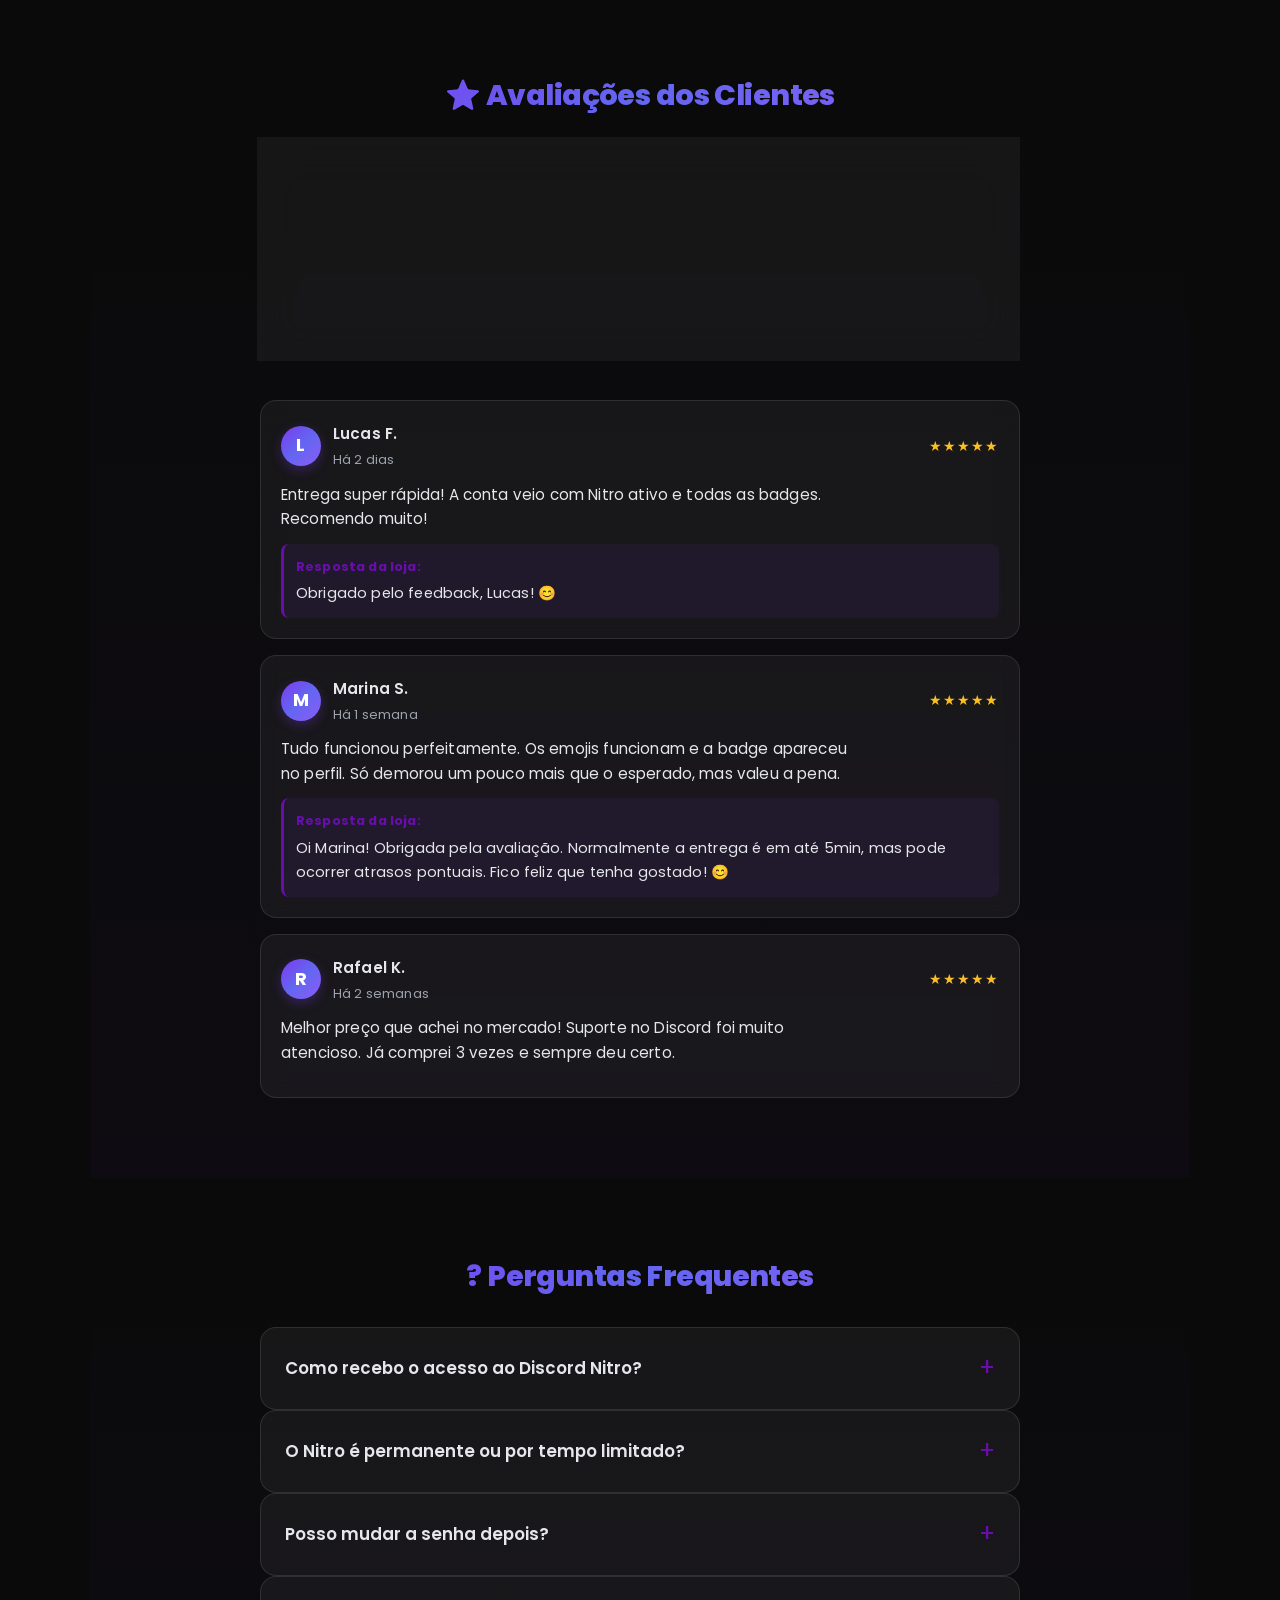
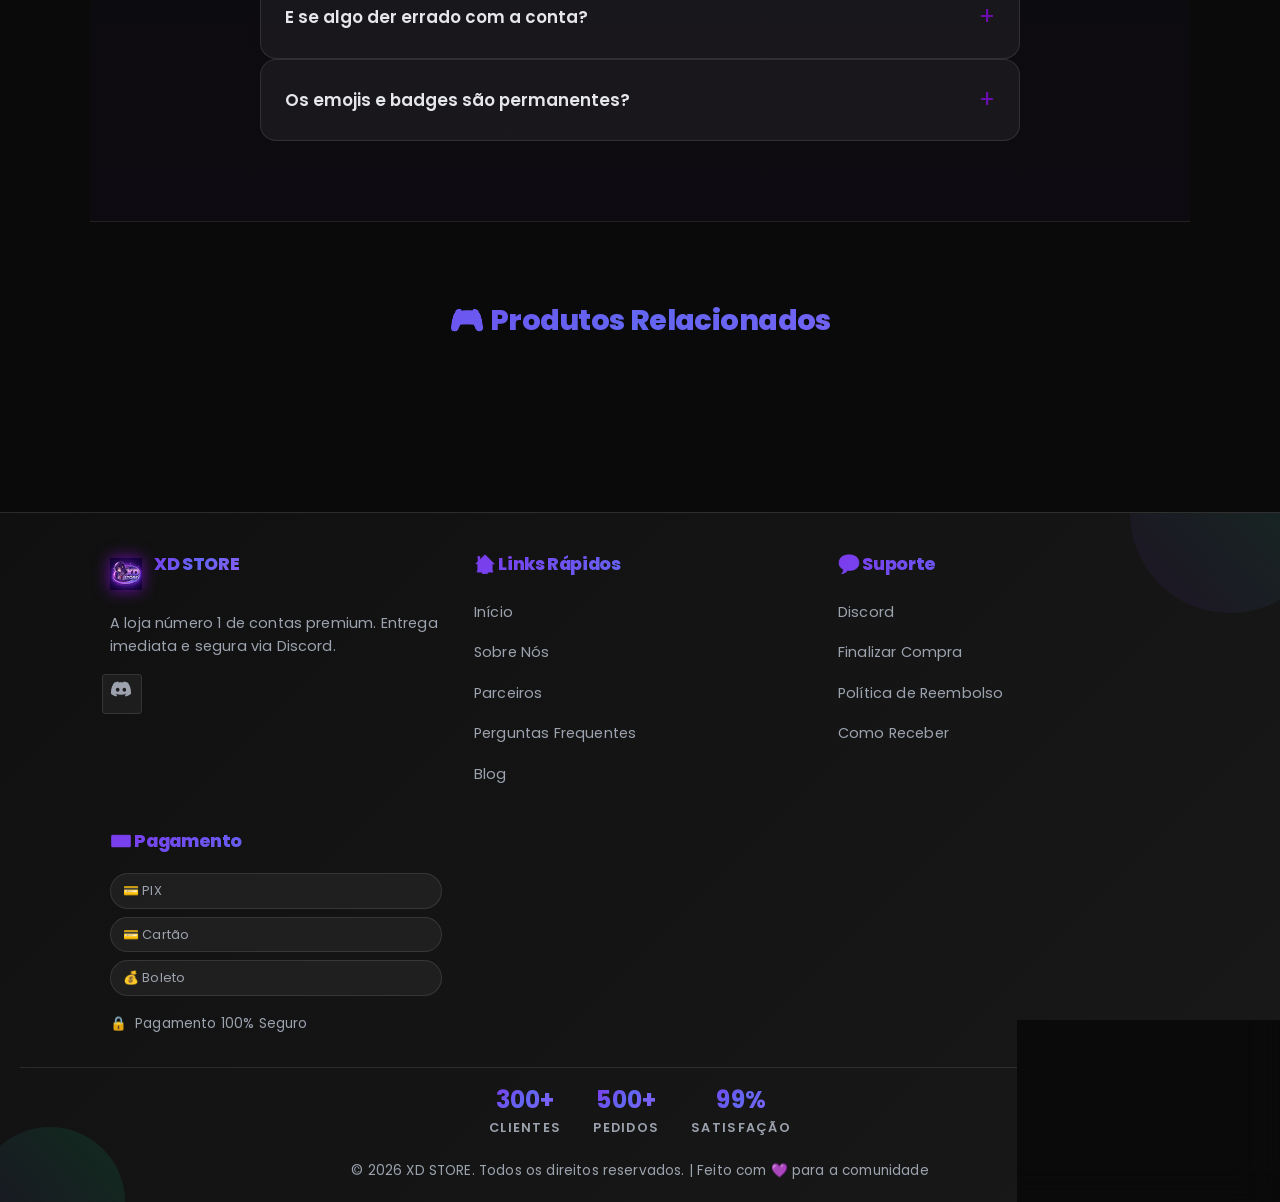
<file: pages/produtos/discord-nitro.html>
﻿<!DOCTYPE html>
<html lang="pt-br">
<head>
  <meta charset="UTF-8">
  <meta name="viewport" content="width=device-width, initial-scale=1.0">
  <title>Discord Nitro - XD Store</title>
  <meta name="description" content="Nitro ativo com badges e benefícios exclusivos">
  <link rel="preconnect" href="https://fonts.googleapis.com">
  <link rel="preconnect" href="https://fonts.gstatic.com" crossorigin>
  <link href="https://fonts.googleapis.com/css2?family=Poppins:wght@300;400;600;700;800&display=swap" rel="stylesheet">
<link rel="icon" type="image/png" href="../../assets/icons/xd.png">
  <link rel="stylesheet" href="../../css/reset.css">
  <link rel="stylesheet" href="../../css/base.css">
  <link rel="stylesheet" href="../../css/components.css">
  <link rel="stylesheet" href="../../css/theme.css">
  <link rel="stylesheet" href="../../css/professional.css">
  <link rel="stylesheet" href="../../css/produtos.css">
</head>
<body>
  <div class="animated-bg" aria-hidden="true">
    <div class="orb orb-1"></div>
    <div class="orb orb-2"></div>
    <div class="orb orb-3"></div>
    <div class="orb orb-4"></div>
  </div>

  <header class="site-header">
    <div class="header-container">
      <a href="../../index.html" class="store-name">XD STORE <small class="store-sub">(TOP 1)</small></a>
      <nav class="header-nav">
        <a href="../../index.html" class="nav-link">Início</a>
        <a href="../sobre.html" class="nav-link">Sobre</a>
        <a href="../parceiros.html" class="nav-link">Parceiros</a>
        <a href="../FAQ.html" class="nav-link">FAQ</a>
        <a href="../Blog.html" class="nav-link">Novidades</a>
      </nav>
      <div class="header-actions">
        <button id="theme-toggle" class="support-button" aria-label="Alternar tema">🌓</button>
        <button id="open-cart" class="cart-button" aria-label="Abrir carrinho">
          <svg width="20" height="20" viewBox="0 0 24 24" fill="none" stroke="currentColor" stroke-width="2" stroke-linecap="round" stroke-linejoin="round">
            <circle cx="9" cy="21" r="1"></circle>
            <circle cx="20" cy="21" r="1"></circle>
            <path d="M1 1h4l2.68 13.39a2 2 0 0 0 2 1.61h9.72a2 2 0 0 0 2-1.61L23 6H6"></path>
          </svg>
          <span class="cart-text">Sacola</span>
          <span class="cart-count">0</span>
        </button>
      </div>
    </div>
  </header>

  <main class="site-main">
    <section class="product-hero-section" style="padding-top: 40px;">
      <div class="product-hero-container">
        <div class="product-breadcrumb">
          <a href="../../index.html">Início</a> / <a href="../contas.html">Produtos</a> / <span>Discord Nitro</span>
        </div>

        <div class="product-layout-grid">
          <div class="product-image-column">
            <div class="product-main-image-wrapper">
              <img src="../../assets/images/discordnitro.png" alt="Discord Nitro" class="product-main-image" id="mainProductImage">
              <div class="product-image-glow"></div>
            </div>
          </div>

          <div class="product-info-column">
            <div class="product-badges-top">
              <span class="badge-featured">⭐ Popular</span>
              <span class="badge-instock">✅ Em Estoque</span>
              <span class="badge-trending">📈 Tendência</span>
            </div>

            <h1 class="product-title-main">Discord Nitro</h1>

            <div class="product-meta-tags">
              <span class="meta-tag">🔐 100% Seguro</span>
              <span class="meta-tag">⚡ Entrega Imediata</span>
              <span class="meta-tag">✅ Garantia 7 dias</span>
            </div>

            <p class="product-short-desc">Nitro ativo com badges, emojis exclusivos e suporte ao servidor. Conta verificada e com garantia de 7 dias. Aproveite todos os benefícios do Discord Nitro com preço especial.</p>

            <div class="product-rating" style="margin: 20px 0;">
              <div class="stars">★★★★★</div>
              <span class="rating-count">(156 avaliações)</span>
              <span class="rating-trust">🔒 Compra 100% segura</span>
            </div>

            <div class="product-price-section">
              <div class="price-container" id="price-container">
                <span class="price-current-single" id="product-price">R$ 19,90</span>
              </div>
              <div class="price-meta">
                <div class="price-guarantee">
                  <span>🛡️</span> Garantia de 7 dias ou seu dinheiro de volta
                </div>
                <div class="price-trust">
                  <span>✅</span> Melhor preço do mercado
                </div>
              </div>
            </div>

            <div class="product-quick-features">
              <div class="quick-feature">
                <span class="feature-icon">⚡</span>
                <span>Entrega imediata via Discord (até 5min)</span>
              </div>
              <div class="quick-feature">
                <span class="feature-icon">🔒</span>
                <span>Compra 100% segura e protegida</span>
              </div>
              <div class="quick-feature">
                <span class="feature-icon">✅</span>
                <span>Garantia de 7 dias ou seu dinheiro de volta</span>
              </div>
              <div class="quick-feature">
                <span class="feature-icon">💎</span>
                <span>2 meses grátis se houver qualquer problema</span>
              </div>
            </div>

            <div class="product-action-buttons">
              <button class="btn-primary-add pulse-glow">
                <svg width="20" height="20" viewBox="0 0 24 24" fill="none" stroke="currentColor" stroke-width="2">
                  <circle cx="9" cy="21" r="1"></circle>
                  <circle cx="20" cy="21" r="1"></circle>
                  <path d="M1 1h4l2.68 13.39a2 2 0 0 0 2 1.61h9.72a2 2 0 0 0 2-1.61L23 6H6"></path>
                </svg>
                Adicionar à Sacola
              </button>
              <button class="btn-secondary-buy">
                <span>Comprar Agora</span>
                <svg width="18" height="18" viewBox="0 0 24 24" fill="none" stroke="currentColor" stroke-width="2">
                  <path d="M5 12h14M12 5l7 7-7 7"/>
                </svg>
              </button>
            </div>

            <div class="product-payment-info">
              <div class="payment-methods">
                <p>💳 Aceitamos PIX, Cartão e Boleto</p>
                <p>🛡️ Compra protegida com garantia</p>
              </div>
              <div class="trust-badges">
                <span class="trust-badge">🔒 Dados criptografados</span>
                <span class="trust-badge">💬 Suporte 24/7 via Discord</span>
                <span class="trust-badge">⚡ Ativação instantânea</span>
              </div>
            </div>
          </div>
        </div>
      </div>
    </section>

    <section class="product-details-section">
      <div class="details-container">
        <h2 class="details-heading">📋 Descrição do Produto</h2>
        <div class="details-content">
          <p>Nitro ativo com badges, emojis exclusivos e suporte ao servidor. Conta verificada e com garantia.</p>
          
          <div class="features-grid">
            <div class="feature-box">
              <div class="feature-box-icon">⚡</div>
              <h4>Badges Exclusivas</h4>
              <p>Perfil com badge de verificação e ícone personalizado</p>
            </div>
            <div class="feature-box">
              <div class="feature-box-icon">🔒</div>
              <h4>Emojis únicos</h4>
              <p>Acesso a todos os emojis de todos os servidores que você participa</p>
            </div>
            <div class="feature-box">
              <div class="feature-box-icon">✅</div>
              <h4>Stream em HD</h4>
              <p>Transmita em qualidade HD/4K com mais fluidez</p>
            </div>
            <div class="feature-box">
              <div class="feature-box-icon">⚡</div>
              <h4>Upload Aumentado</h4>
              <p>Envie arquivos de até 500MB e compartilhe com facilidade</p>
            </div>
          </div>

          <div class="what-includes">
            <h3>? O que está incluso:</h3>
            <ul>
              <li>Conta Discord Nitro ativa por 1 mês</li>
              <li>Acesso a todos os benefícios exclusivos</li>
              <li>Badge de perfil verificada</li>
              <li>GIFs animados nos emotes</li>
              <li>Suporte prioritário 24/7</li>
              <li>Garantia de reposição se houver problemas</li>
            </ul>
          </div>

          <div class="requirements-box">
            <h4>✅ Requisitos:</h4>
            <ul>
              <li>Conta Discord já criada (não incluída)</li>
              <li>E-mail válido para receber os dados</li>
              <li>Maior de 18 anos ou autorização dos pais</li>
            </ul>
          </div>
        </div>
      </div>
    </section>

    <section class="product-reviews-section">
      <div class="reviews-container">
        <h2 class="reviews-heading">⭐ Avaliações dos Clientes</h2>
        <div class="reviews-summary">
          <div class="rating-overview">
            <span class="big-rating">★★★★★</span>
            <span class="average-rating">4.2</span>
            <span class="total-reviews">(156 avaliações)</span>
          </div>
          <div class="rating-breakdown">
            <div class="rating-bar"><span class="bar-label">5 estrelas</span><div class="bar-fill" style="width: 65%;"></div><span class="bar-count">102</span></div>
            <div class="rating-bar"><span class="bar-label">4 estrelas</span><div class="bar-fill" style="width: 20%;"></div><span class="bar-count">31</span></div>
            <div class="rating-bar"><span class="bar-label">3 estrelas</span><div class="bar-fill" style="width: 8%;"></div><span class="bar-count">12</span></div>
            <div class="rating-bar"><span class="bar-label">2 estrelas</span><div class="bar-fill" style="width: 4%;"></div><span class="bar-count">6</span></div>
            <div class="rating-bar"><span class="bar-label">1 estrela</span><div class="bar-fill" style="width: 3%;"></div><span class="bar-count">5</span></div>
          </div>
        </div>

        <div class="reviews-list">
          <div class="review-card">
            <div class="review-header">
              <div class="review-avatar">L</div>
              <div class="review-meta">
                <span class="review-author">Lucas F.</span>
                <span class="review-date">Há 2 dias</span>
              </div>
              <div class="review-stars">★★★★★</div>
            </div>
            <p class="review-text">Entrega super rápida! A conta veio com Nitro ativo e todas as badges. Recomendo muito!</p>
            <div class="review-response">
              <span class="response-label">Resposta da loja:</span>
              <span class="response-text">Obrigado pelo feedback, Lucas! 😊</span>
            </div>
          </div>

          <div class="review-card">
            <div class="review-header">
              <div class="review-avatar">M</div>
              <div class="review-meta">
                <span class="review-author">Marina S.</span>
                <span class="review-date">Há 1 semana</span>
              </div>
              <div class="review-stars">★★★★★</div>
            </div>
            <p class="review-text">Tudo funcionou perfeitamente. Os emojis funcionam e a badge apareceu no perfil. Só demorou um pouco mais que o esperado, mas valeu a pena.</p>
            <div class="review-response">
              <span class="response-label">Resposta da loja:</span>
              <span class="response-text">Oi Marina! Obrigada pela avaliação. Normalmente a entrega é em até 5min, mas pode ocorrer atrasos pontuais. Fico feliz que tenha gostado! 😊</span>
            </div>
          </div>

          <div class="review-card">
            <div class="review-header">
              <div class="review-avatar">R</div>
              <div class="review-meta">
                <span class="review-author">Rafael K.</span>
                <span class="review-date">Há 2 semanas</span>
              </div>
              <div class="review-stars">★★★★★</div>
            </div>
            <p class="review-text">Melhor preço que achei no mercado! Suporte no Discord foi muito atencioso. Já comprei 3 vezes e sempre deu certo.</p>
          </div>
        </div>
      </div>
    </section>

    <section class="product-faq-section">
      <div class="faq-container">
        <h2 class="faq-heading">? Perguntas Frequentes</h2>
        <div class="faq-list">
          <div class="faq-item">
            <button class="faq-question">
              <span>Como recebo o acesso ao Discord Nitro?</span>
              <span class="faq-icon">+</span>
            </button>
            <div class="faq-answer">
              <p>Após a confirmação do pagamento, você receberá em seu e-mail os dados da conta (login e senha) ou um link de convite para adicionar o Nitro à sua conta existente. A entrega é em até 5 minutos.</p>
            </div>
          </div>
          </div>

          <div class="faq-item">
            <button class="faq-question">
              <span>O Nitro é permanente ou por tempo limitado?</span>
              <span class="faq-icon">+</span>
            </button>
            <div class="faq-answer">
              <p>O Discord Nitro vendido aqui é uma assinatura de 1 mês (30 dias). Após esse período, você pode renovar conosco ou diretamente com a Discord.</p>
            </div>
          </div>

          <div class="faq-item">
            <button class="faq-question">
              <span>Posso mudar a senha depois?</span>
              <span class="faq-icon">+</span>
            </button>
            <div class="faq-answer">
              <p>Sim! Logo após receber os dados, recomendamos que altere a senha e adicione verificação em duas etapas para maior segurança.</p>
            </div>
          </div>

          <div class="faq-item">
            <button class="faq-question">
              <span>E se algo der errado com a conta?</span>
              <span class="faq-icon">+</span>
            </button>
            <div class="faq-answer">
              <p>Oferecemos garantia de 7 dias. Se houver qualquer problema (conta banida, senha não funciona, etc.), reembolsamos 100% do valor ou fornecemos uma nova conta.</p>
            </div>
          </div>

          <div class="faq-item">
            <button class="faq-question">
              <span>Os emojis e badges são permanentes?</span>
              <span class="faq-icon">+</span>
            </button>
            <div class="faq-answer">
              <p>Enquanto o Nitro estiver ativo na sua conta, todos os benefícios (emojis, badges, GIFs, etc.) estarão disponíveis. Se a assinatura expirar, alguns recursos são desativados.</p>
            </div>
          </div>
        </div>
      </div>
    </section>

    <div class="back-to-top-wrapper">
      <button class="back-to-top-btn" onclick="window.scrollTo({top: 0, behavior: 'smooth'});">
        <svg width="20" height="20" viewBox="0 0 24 24" fill="none" stroke="currentColor" stroke-width="2">
          <path d="M12 19V5M5 12l7-7 7 7"/>
        </svg>
        <span>Voltar ao Topo</span>
      </button>
    </div>

    <section class="related-products-section">
      <div class="related-container">
        <h2 class="related-heading">🎮 Produtos Relacionados</h2>
        <div class="related-products-grid" id="relatedProducts"></div>
      </div>
    </section>
  </main>

  <footer class="site-footer">
    <div class="footer-bg-effects" aria-hidden="true">
      <div class="footer-orb footer-orb-1"></div>
      <div class="footer-orb footer-orb-2"></div>
    </div>
    <div class="footer-container">
      <div class="footer-section">
        <div class="footer-logo">
          <img src="../../assets/icons/XD2.png" alt="XD Store" class="footer-logo-img">
          <h4>XD STORE</h4>
        </div>
        <p style="color:var(--muted);font-size:0.9rem;line-height:1.6;">
          A loja número 1 de contas premium. Entrega imediata e segura via Discord.
        </p>
        <div class="footer-social">
          <a href="https://discord.gg/3t7g9TbN5M" target="_blank" rel="noopener" class="social-link" aria-label="Discord">
            <svg width="20" height="20" viewBox="0 0 24 24" fill="currentColor">
              <path d="M20.317 4.3698a19.7913 19.7913 0 00-4.8851-1.5152.0741.0741 0 00-.0785.0371c-.211.3753-.4447.8648-.6083 1.2495-1.8447-.2762-3.68-.2762-5.4868 0-.1636-.3933-.4058-.8742-.6177-1.2495a.077.077 0 00-.0785-.037 19.7363 19.7363 0 00-4.8852 1.515.0699.0699 0 00-.0321.0277C.5334 9.0458-.319 13.5799.0992 18.0578a.0824.0824 0 00.0312.0561c2.0528 1.5076 4.0413 2.4228 5.9929 3.0294a.0777.0777 0 00.0842-.0276c.4616-.6304.8731-1.2952 1.226-1.9942a.076.076 0 00-.0416-.1057c-.6528-.2476-1.2743-.5495-1.8722-.8923a.077.077 0 01-.0076-.1277c.1258-.0943.2517-.1923.3718-.2914a.0743.0743 0 01.0776-.0105c3.9278 1.7933 8.18 1.7933 12.0614 0a.0739.0739 0 01.0785.0095c.1202.099.246.1981.3728.2924a.077.077 0 01-.0066.1276 12.2986 12.2986 0 01-1.873.8914.0766.0766 0 00-.0407.1067c.3604.698.7719 1.3628 1.225 1.9932a.076.076 0 00.0842.0286c1.961-.6067 3.9495-1.5219 6.0023-3.0294a.077.077 0 00.0313-.0552c.5004-5.177-.8382-9.6739-3.5485-13.6604a.061.061 0 00-.0312-.0286zM8.02 15.3312c-1.1825 0-2.1569-1.0857-2.1569-2.419 0-1.3332.9555-2.4189 2.157-2.4189 1.2108 0 2.1757 1.0952 2.1568 2.419-.0189 1.3332-.9555 2.4189-2.1569 2.4189zm7.9748 0c-1.1825 0-2.1569-1.0857-2.1569-2.419 0-1.3332.9554-2.4189 2.1569-2.4189 1.2108 0 2.1757 1.0952 2.1568 2.419 0 1.3332-.946 2.4189-2.1568 2.4189Z"/>
            </svg>
          </a>
        </div>
      </div>
      <div class="footer-section">
        <h4>🏠 Links Rápidos</h4>
        <a href="../../index.html">Início</a>
        <a href="../sobre.html">Sobre Nós</a>
        <a href="../parceiros.html">Parceiros</a>
        <a href="../FAQ.html">Perguntas Frequentes</a>
        <a href="../Blog.html">Blog</a>
      </div>
      <div class="footer-section">
        <h4>💬 Suporte</h4>
        <a href="https://discord.gg/3t7g9TbN5M" target="_blank" rel="noopener">Discord</a>
        <a href="../../pages/checkout.html">Finalizar Compra</a>
        <a href="../FAQ.html#compras">Política de Reembolso</a>
        <a href="../FAQ.html#entrega">Como Receber</a>
      </div>
      <div class="footer-section">
        <h4>💳 Pagamento</h4>
        <div class="payment-methods">
          <span class="payment-badge">💳 PIX</span>
          <span class="payment-badge">💳 Cartão</span>
          <span class="payment-badge">💰 Boleto</span>
        </div>
        <div class="security-note">
          <span class="security-icon">🔒</span>
          <span>Pagamento 100% Seguro</span>
        </div>
      </div>
    </div>
    <div class="footer-bottom">
      <div class="footer-stats">
        <div class="stat">
          <span class="stat-number">300+</span>
          <span class="stat-label">Clientes</span>
        </div>
        <div class="stat">
          <span class="stat-number">500+</span>
          <span class="stat-label">Pedidos</span>
        </div>
        <div class="stat">
          <span class="stat-number">99%</span>
          <span class="stat-label">Satisfação</span>
        </div>
      </div>
      <p>© 2026 XD STORE. Todos os direitos reservados. | Feito com 💜 para a comunidade</p>
    </div>
   </footer>

   <!-- Scripts principais -->
   <script src="../../js/store.js"></script>
   <script src="../../js/ui.js"></script>

   <!-- Setup automático via ui.js -->
   <script data-product-id="3">
     // Discord Nitro - ID 3 (auto-detectado por ui.js)
   </script>
  <div id="cart-overlay" class="cart-overlay"></div>
  <aside id="cart-sidebar" class="cart-sidebar">
    <div class="cart-header">
      <h3>Carrinho</h3>
      <button id="close-cart" class="close-cart">×</button>
    </div>
    <div class="cart-items"></div>
    <div class="cart-footer">
      <p>Total: <strong id="cart-total">R$ 0,00</strong></p>
      <div style="display:flex;flex-direction:column;gap:8px;margin-top:8px;">
        <a href="../../checkout.html" class="checkout-button" aria-label="Finalizar compra">Finalizar compra</a>
        <div style="display:flex;gap:8px;">
          <button class="clear-cart" aria-label="Limpar carrinho" style="background:#ff5555;color:#fff;border:none;padding:8px;border-radius:8px;">Limpar carrinho</button>
        </div>
      </div>
    </div>
  </aside></body>
</html>
</file>
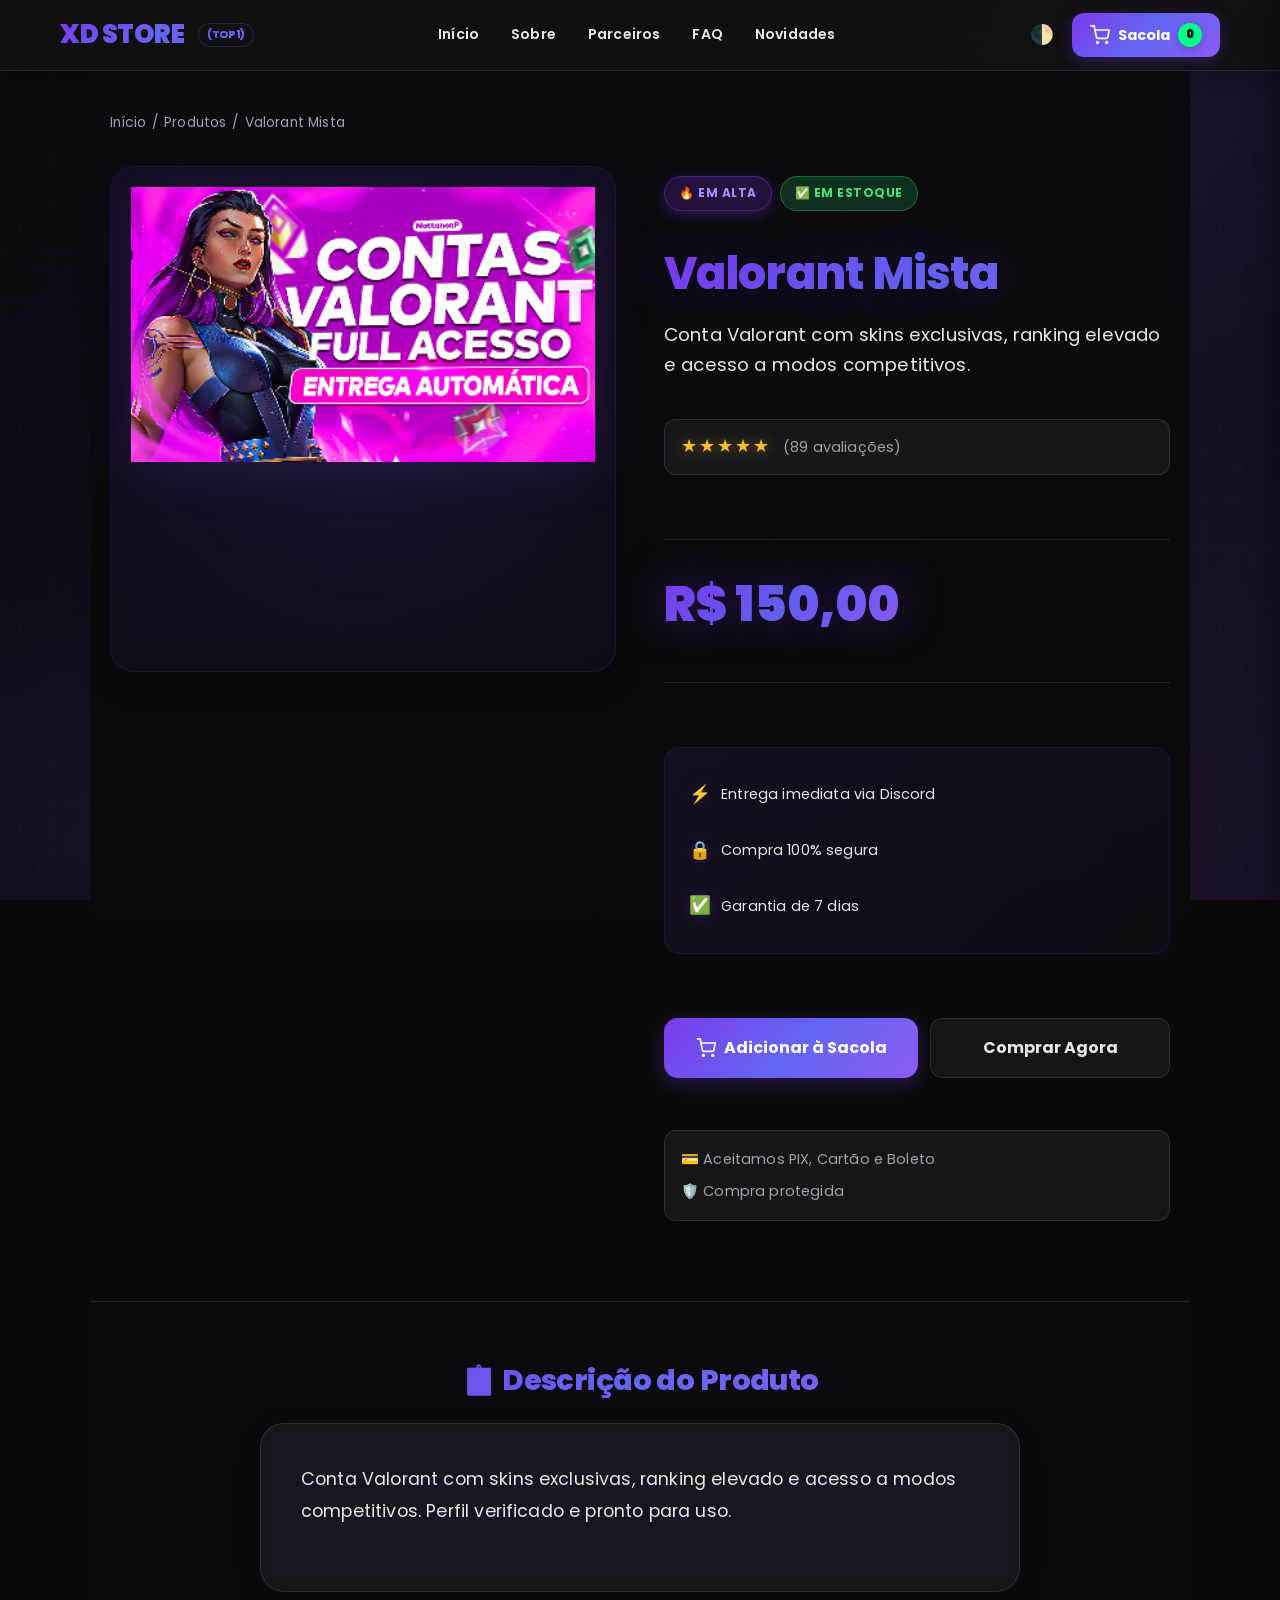
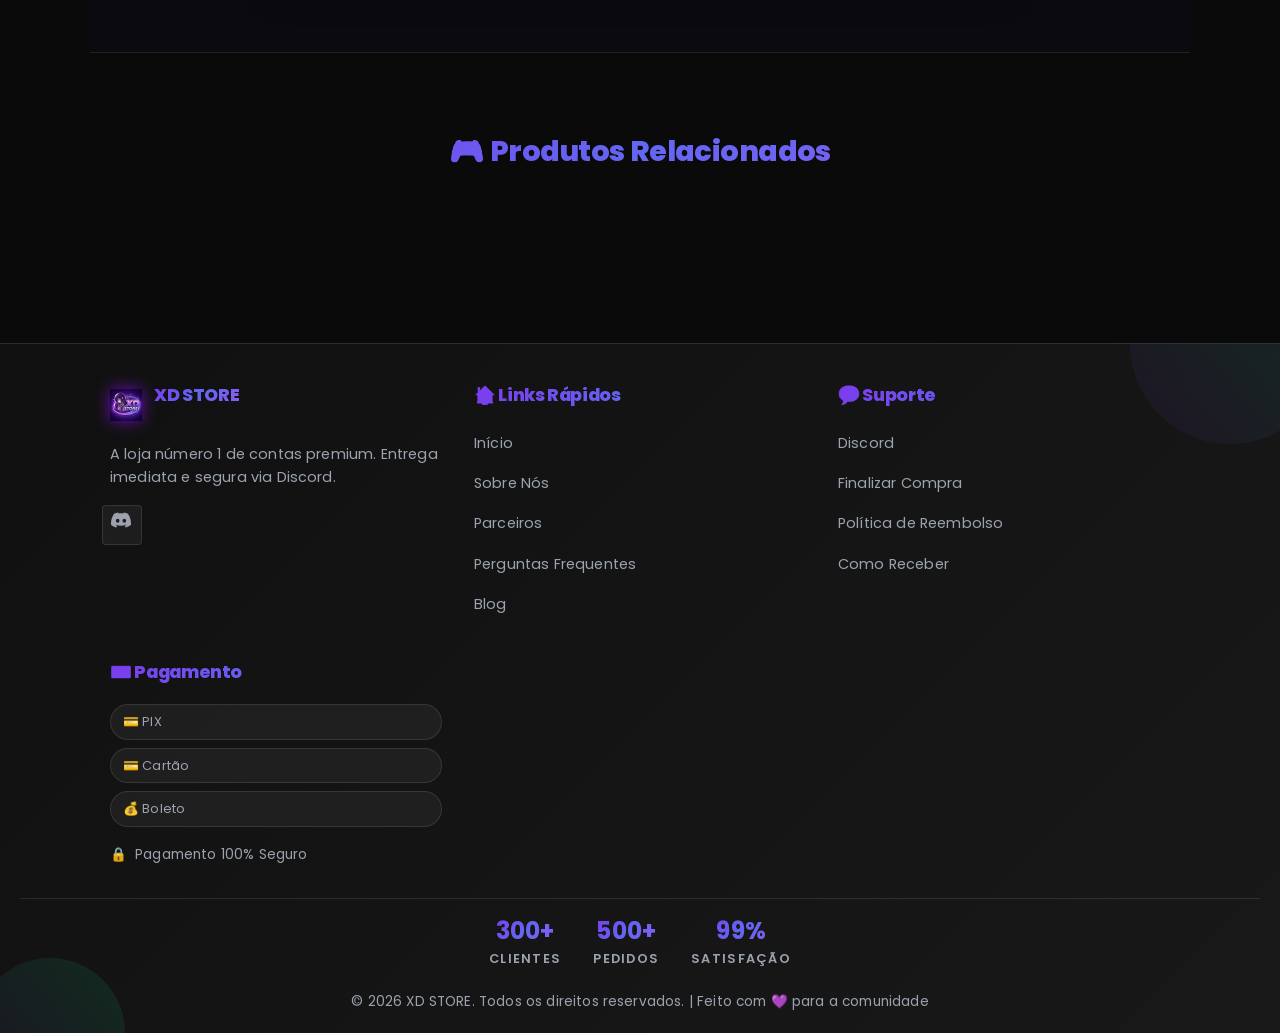
<file: pages/produtos/valorant-mista.html>
﻿<!DOCTYPE html>
<html lang="pt-br">
<head>
  <meta charset="UTF-8">
  <meta name="viewport" content="width=device-width, initial-scale=1.0">
  <title>Valorant Mista - XD Store</title>
  <meta name="description" content="Conta Valorant com skins exclusivas e competitivo">
  <link rel="preconnect" href="https://fonts.googleapis.com">
  <link rel="preconnect" href="https://fonts.gstatic.com" crossorigin>
  <link href="https://fonts.googleapis.com/css2?family=Poppins:wght@300;400;600;700;800&display=swap" rel="stylesheet">
<link rel="icon" type="image/png" href="../../assets/icons/xd.png">
  <link rel="stylesheet" href="../../css/reset.css">
  <link rel="stylesheet" href="../../css/base.css">
  <link rel="stylesheet" href="../../css/components.css">
  <link rel="stylesheet" href="../../css/theme.css">
  <link rel="stylesheet" href="../../css/professional.css">
  <link rel="stylesheet" href="../../css/produtos.css">
</head>
<body>
  <div class="animated-bg" aria-hidden="true">
    <div class="orb orb-1"></div>
    <div class="orb orb-2"></div>
    <div class="orb orb-3"></div>
    <div class="orb orb-4"></div>
  </div>

  <header class="site-header">
    <div class="header-container">
      <a href="../../index.html" class="store-name">XD STORE <small class="store-sub">(TOP 1)</small></a>
      <nav class="header-nav">
        <a href="../../index.html" class="nav-link">Início</a>
        <a href="../sobre.html" class="nav-link">Sobre</a>
        <a href="../parceiros.html" class="nav-link">Parceiros</a>
        <a href="../FAQ.html" class="nav-link">FAQ</a>
        <a href="../Blog.html" class="nav-link">Novidades</a>
      </nav>
      <div class="header-actions">
        <button id="theme-toggle" class="support-button" aria-label="Alternar tema">🌓</button>
        <button id="open-cart" class="cart-button" aria-label="Abrir carrinho">
          <svg width="20" height="20" viewBox="0 0 24 24" fill="none" stroke="currentColor" stroke-width="2" stroke-linecap="round" stroke-linejoin="round">
            <circle cx="9" cy="21" r="1"></circle>
            <circle cx="20" cy="21" r="1"></circle>
            <path d="M1 1h4l2.68 13.39a2 2 0 0 0 2 1.61h9.72a2 2 0 0 0 2-1.61L23 6H6"></path>
          </svg>
          <span class="cart-text">Sacola</span>
          <span class="cart-count">0</span>
        </button>
      </div>
    </div>
  </header>

  <main class="site-main">
    <section class="product-hero-section" style="padding-top: 40px;">
      <div class="product-hero-container">
        <div class="product-breadcrumb">
          <a href="../../index.html">Início</a> / <a href="../contas.html">Produtos</a> / <span>Valorant Mista</span>
        </div>

        <div class="product-layout-grid">
          <div class="product-image-column">
            <div class="product-main-image-wrapper">
              <img src="../../assets/images/conta valorant.png" alt="Valorant Mista" class="product-main-image" id="mainProductImage">
              <div class="product-image-glow"></div>
            </div>
          </div>

          <div class="product-info-column">
            <div class="product-badges-top">
              <span class="badge-featured">🔥 Em Alta</span>
              <span class="badge-instock">✅ Em Estoque</span>
            </div>

            <h1 class="product-title-main">Valorant Mista</h1>

            <p class="product-short-desc">Conta Valorant com skins exclusivas, ranking elevado e acesso a modos competitivos.</p>

            <div class="product-rating" style="margin: 20px 0;">
              <div class="stars">★★★★★</div>
              <span class="rating-count">(89 avaliações)</span>
            </div>

            <div class="product-price-section">
              <div class="price-container">
                <span id="product-price" class="price-current-single">R$ 150,00</span>
              </div>
            </div>

            <div class="product-quick-features">
              <div class="quick-feature">
                <span class="feature-icon">⚡</span>
                <span>Entrega imediata via Discord</span>
              </div>
              <div class="quick-feature">
                <span class="feature-icon">🔒</span>
                <span>Compra 100% segura</span>
              </div>
              <div class="quick-feature">
                <span class="feature-icon">✅</span>
                <span>Garantia de 7 dias</span>
              </div>
            </div>

            <div class="product-action-buttons">
              <button class="btn-primary-add">
                <svg width="20" height="20" viewBox="0 0 24 24" fill="none" stroke="currentColor" stroke-width="2">
                  <circle cx="9" cy="21" r="1"></circle>
                  <circle cx="20" cy="21" r="1"></circle>
                  <path d="M1 1h4l2.68 13.39a2 2 0 0 0 2 1.61h9.72a2 2 0 0 0 2-1.61L23 6H6"></path>
                </svg>
                Adicionar à Sacola
              </button>
              <button class="btn-secondary-buy">
                <span>Comprar Agora</span>
              </button>
            </div>

            <div class="product-payment-info">
              <p>💳 Aceitamos PIX, Cartão e Boleto</p>
              <p>🛡️ Compra protegida</p>
            </div>
          </div>
        </div>
      </div>
    </section>

    <section class="product-details-section">
      <div class="details-container">
        <h2 class="details-heading">📋 Descrição do Produto</h2>
        <div class="details-content">
          <p>Conta Valorant com skins exclusivas, ranking elevado e acesso a modos competitivos. Perfil verificado e pronto para uso.</p>
        </div>
      </div>
    </section>

    <section class="related-products-section">
      <div class="related-container">
        <h2 class="related-heading">🎮 Produtos Relacionados</h2>
        <div class="related-products-grid" id="relatedProducts"></div>
      </div>
    </section>
  </main>

  <footer class="site-footer">
    <div class="footer-bg-effects" aria-hidden="true">
      <div class="footer-orb footer-orb-1"></div>
      <div class="footer-orb footer-orb-2"></div>
    </div>
    <div class="footer-container">
      <div class="footer-section">
        <div class="footer-logo">
          <img src="../../assets/icons/XD2.png" alt="XD Store" class="footer-logo-img">
          <h4>XD STORE</h4>
        </div>
        <p style="color:var(--muted);font-size:0.9rem;line-height:1.6;">
          A loja número 1 de contas premium. Entrega imediata e segura via Discord.
        </p>
        <div class="footer-social">
          <a href="https://discord.gg/3t7g9TbN5M" target="_blank" rel="noopener" class="social-link" aria-label="Discord">
            <svg width="20" height="20" viewBox="0 0 24 24" fill="currentColor">
              <path d="M20.317 4.3698a19.7913 19.7913 0 00-4.8851-1.5152.0741.0741 0 00-.0785.0371c-.211.3753-.4447.8648-.6083 1.2495-1.8447-.2762-3.68-.2762-5.4868 0-.1636-.3933-.4058-.8742-.6177-1.2495a.077.077 0 00-.0785-.037 19.7363 19.7363 0 00-4.8852 1.515.0699.0699 0 00-.0321.0277C.5334 9.0458-.319 13.5799.0992 18.0578a.0824.0824 0 00.0312.0561c2.0528 1.5076 4.0413 2.4228 5.9929 3.0294a.0777.0777 0 00.0842-.0276c.4616-.6304.8731-1.2952 1.226-1.9942a.076.076 0 00-.0416-.1057c-.6528-.2476-1.2743-.5495-1.8722-.8923a.077.077 0 01-.0076-.1277c.1258-.0943.2517-.1923.3718-.2914a.0743.0743 0 01.0776-.0105c3.9278 1.7933 8.18 1.7933 12.0614 0a.0739.0739 0 01.0785.0095c.1202.099.246.1981.3728.2924a.077.077 0 01-.0066.1276 12.2986 12.2986 0 01-1.873.8914.0766.0766 0 00-.0407.1067c.3604.698.7719 1.3628 1.225 1.9932a.076.076 0 00.0842.0286c1.961-.6067 3.9495-1.5219 6.0023-3.0294a.077.077 0 00.0313-.0552c.5004-5.177-.8382-9.6739-3.5485-13.6604a.061.061 0 00-.0312-.0286zM8.02 15.3312c-1.1825 0-2.1569-1.0857-2.1569-2.419 0-1.3332.9555-2.4189 2.157-2.4189 1.2108 0 2.1757 1.0952 2.1568 2.419-.0189 1.3332-.9555 2.4189-2.1569 2.4189zm7.9748 0c-1.1825 0-2.1569-1.0857-2.1569-2.419 0-1.3332.9554-2.4189 2.1569-2.4189 1.2108 0 2.1757 1.0952 2.1568 2.419 0 1.3332-.946 2.4189-2.1568 2.4189Z"/>
            </svg>
          </a>
        </div>
      </div>
      <div class="footer-section">
        <h4>🏠 Links Rápidos</h4>
        <a href="../../index.html">Início</a>
        <a href="../sobre.html">Sobre Nós</a>
        <a href="../parceiros.html">Parceiros</a>
        <a href="../FAQ.html">Perguntas Frequentes</a>
        <a href="../Blog.html">Blog</a>
      </div>
      <div class="footer-section">
        <h4>💬 Suporte</h4>
        <a href="https://discord.gg/3t7g9TbN5M" target="_blank" rel="noopener">Discord</a>
        <a href="../../pages/checkout.html">Finalizar Compra</a>
        <a href="../FAQ.html#compras">Política de Reembolso</a>
        <a href="../FAQ.html#entrega">Como Receber</a>
      </div>
      <div class="footer-section">
        <h4>💳 Pagamento</h4>
        <div class="payment-methods">
          <span class="payment-badge">💳 PIX</span>
          <span class="payment-badge">💳 Cartão</span>
          <span class="payment-badge">💰 Boleto</span>
        </div>
        <div class="security-note">
          <span class="security-icon">🔒</span>
          <span>Pagamento 100% Seguro</span>
        </div>
      </div>
    </div>
    <div class="footer-bottom">
      <div class="footer-stats">
        <div class="stat">
          <span class="stat-number">300+</span>
          <span class="stat-label">Clientes</span>
        </div>
        <div class="stat">
          <span class="stat-number">500+</span>
          <span class="stat-label">Pedidos</span>
        </div>
        <div class="stat">
          <span class="stat-number">99%</span>
          <span class="stat-label">Satisfação</span>
        </div>
      </div>
      <p>© 2026 XD STORE. Todos os direitos reservados. | Feito com 💜 para a comunidade</p>
    </div>
  </footer>

  <script src="../../js/store.js"></script>
  <script type="module" src="../../js/ui.js"></script>
  <script data-product-id="2">
    // Valorant Mista - ID 2 (auto-detectado)
  </script>

  <div id="cart-overlay" class="cart-overlay"></div>
  <aside id="cart-sidebar" class="cart-sidebar">
    <div class="cart-header">
      <h3>Carrinho</h3>
      <button id="close-cart" class="close-cart">×</button>
    </div>
    <div class="cart-items"></div>
    <div class="cart-footer">
      <p>Total: <strong id="cart-total">R$ 0,00</strong></p>
      <div style="display:flex;flex-direction:column;gap:8px;margin-top:8px;">
        <a href="../../checkout.html" class="checkout-button" aria-label="Finalizar compra">Finalizar compra</a>
        <div style="display:flex;gap:8px;">
          <button class="clear-cart" aria-label="Limpar carrinho" style="background:#ff5555;color:#fff;border:none;padding:8px;border-radius:8px;">Limpar carrinho</button>
        </div>
      </div>
    </div>
  </aside>
</body>
</html>
</file>
<file: css/base.css>
/* ================================
   BASE GLOBAL
   ================================ */

body {
  background-color: var(--bg);
  color: var(--text);
  font-family: 'Poppins', system-ui, -apple-system, 'Segoe UI', Roboto, 'Helvetica Neue', Arial, sans-serif;
  -webkit-font-smoothing:antialiased;
  -moz-osx-font-smoothing:grayscale;
}

/* Container padrão para centralizar conteúdo */
.header-container,
.footer-container,
.site-main {
  max-width: 1100px;
  margin: 0 auto;
  padding: 0 20px;
}

/* ================================
   HEADER
   ================================ */

.site-header {
  background-color: var(--surface);
  border-bottom: 2px solid var(--primary);
}

.header-container {
  display: flex;
  align-items: center;
  justify-content: space-between;
  height: 70px;
}

.header-actions { display:flex; gap:8px; align-items:center; }

.store-name {
  font-size: 1.6rem;
  font-weight: 800;
  letter-spacing: 0.3px;
  display:flex;
  align-items:center;
  gap:10px;
}

.store-name .store-sub {
  font-size:0.75rem;
  padding:4px 8px;
  background: linear-gradient(90deg,var(--primary),var(--primary-2));
  color:#fff;
  border-radius:999px;
  font-weight:700;
  margin-left:6px;
} 

/* ================================
   MAIN
   ================================ */

.site-main {
  padding: 0;
}

.site-main section {
  margin-bottom: 0;
}

/* ================================
   PRODUTOS
   ================================ */

.section-title {
  font-size: 2.5rem;
  margin-bottom: 40px;
  text-align: center;
  font-weight: 800;
}

.products-list {
  display: grid;
  grid-template-columns: repeat(auto-fill, minmax(280px, 1fr));
  gap: 24px;
  padding: 0 20px;
  max-width: 1200px;
  margin: 0 auto 60px;
}

/* ================================
   FOOTER
   ================================ */

.site-footer {
  border-top: 1px solid rgba(255,255,255,0.04);
  padding: 30px 0;
  background: var(--surface);
}

.footer-container {
  display: flex;
  flex-direction: column;
  gap: 10px;
}

.footer-store-name {
  font-weight: bold;
  color: var(--text);
}

.footer-text {
  font-size: 0.9rem;
  color: var(--muted);
}

.footer-legal {
  font-size: 0.8rem;
  color: var(--muted);
}

/* ================================
   MOBILE LAYOUT
   ================================ */

@media (max-width: 768px) {
  .products-list {
    grid-template-columns: repeat(auto-fill, minmax(240px, 1fr));
    gap: 16px;
    padding: 0 16px;
  }

  .section-title {
    font-size: 2rem;
    padding: 0 16px;
  }

  .site-footer {
    padding: 40px 16px 20px;
  }

  .footer-container {
    grid-template-columns: 1fr;
    gap: 24px;
    text-align: center;
  }
}

@media (max-width: 480px) {
  .section-title {
    font-size: 1.8rem;
    padding: 0 12px;
  }

  .products-list {
    grid-template-columns: 1fr;
    padding: 0 12px;
  }
}
</file>
<file: css/components.css>
/* ================================
   COMPONENTES: UI E INTERAÇÕES
   Botões, carrinho, controles e utilitários
   ================================ */

/* Carrinho base - Design melhorado */
.cart-button {
  background: var(--primary-gradient);
  color: #fff;
  border: none;
  border-radius: 12px;
  padding: 10px 18px;
  font-weight: 700;
  font-size: 0.9rem;
  cursor: pointer;
  transition: all 0.3s ease;
  display: flex;
  align-items: center;
  gap: 8px;
  box-shadow: 0 4px 15px rgba(124, 58, 237, 0.3);
  white-space: nowrap;
}

.cart-button:hover {
  transform: translateY(-2px);
  box-shadow: 0 8px 25px rgba(124, 58, 237, 0.4);
}

.cart-button:active {
  transform: translateY(0);
}

.cart-button svg {
  flex-shrink: 0;
}

.cart-text {
  font-weight: 700;
}

.cart-count {
  background: var(--accent);
  color: #000;
  font-size: 0.7rem;
  font-weight: 900;
  padding: 2px 8px;
  border-radius: 20px;
  min-width: 20px;
  text-align: center;
  box-shadow: 0 2px 8px rgba(0, 0, 0, 0.2);
}

/* Botão de suporte */
.support-button {
  background: none;
  border: none;
  padding: 10px;
  cursor: pointer;
  font-size: 1.2rem;
  display: flex;
  align-items: center;
  justify-content: center;
  transition: opacity 0.2s ease, transform 0.2s ease;
}

.support-button:hover {
  opacity: 0.8;
  transform: scale(1.1);
}

/* Botão secundário */
.cta-secondary {
  background: transparent;
  color: var(--text);
  border: 1px solid rgba(255, 255, 255, 0.1);
  padding: 10px 16px;
  border-radius: 10px;
  font-weight: 600;
  font-size: 0.9rem;
  text-decoration: none;
  transition: all 0.2s ease;
  cursor: pointer;
}

.cta-secondary:hover {
  background: rgba(106, 13, 173, 0.1);
  border-color: rgba(106, 13, 173, 0.3);
  transform: translateY(-1px);
}

/* Botão primário */
.cta-primary {
  background: linear-gradient(90deg, var(--primary), var(--primary-2));
  color: #fff;
  border: none;
  padding: 12px 20px;
  border-radius: 12px;
  font-weight: 700;
  font-size: 0.95rem;
  cursor: pointer;
  box-shadow: 0 4px 15px rgba(106, 13, 173, 0.3);
  transition: all 0.2s ease;
  text-decoration: none;
}

.cta-primary:hover {
  transform: translateY(-2px);
  box-shadow: 0 8px 25px rgba(106, 13, 173, 0.4);
}

.cta-primary:active {
  transform: translateY(0);
}

/* Checkout button */
.checkout-button {
  background: linear-gradient(90deg, var(--primary), var(--primary-2));
  color: #fff;
  border: none;
  padding: 14px;
  border-radius: 12px;
  font-weight: 700;
  font-size: 1rem;
  cursor: pointer;
  text-decoration: none;
  display: block;
  text-align: center;
  transition: all 0.2s ease;
  box-shadow: 0 4px 15px rgba(106, 13, 173, 0.3);
}

.checkout-button:hover {
  transform: translateY(-2px);
  box-shadow: 0 8px 25px rgba(106, 13, 173, 0.4);
}

.checkout-button.disabled {
  opacity: 0.5;
  cursor: not-allowed;
  pointer-events: none;
  filter: grayscale(30%);
  background: rgba(255, 255, 255, 0.06);
  color: var(--muted);
  box-shadow: none;
  transform: none;
}

/* Close cart button */
.close-cart {
  background: none;
  border: none;
  color: var(--text);
  font-size: 1.5rem;
  cursor: pointer;
  padding: 4px 8px;
  transition: color 0.2s ease;
}

.close-cart:hover {
  color: #ff5555;
}

/* Clear cart button */
.clear-cart {
  background: #ff5555;
  color: #fff;
  border: none;
  padding: 8px 16px;
  border-radius: 8px;
  font-weight: 600;
  font-size: 0.85rem;
  cursor: pointer;
  transition: background 0.2s ease;
}

.clear-cart:hover {
  background: #ff3333;
}

/* Remove item button */
.remove-item {
  background: none;
  border: none;
  color: #ff5555;
  font-size: 1rem;
  cursor: pointer;
  padding: 4px;
  transition: transform 0.2s ease;
}

.remove-item:hover {
  transform: scale(1.2);
}

/* Quantity controls */
.qty-controls {
  display: flex;
  align-items: center;
  gap: 6px;
}

.qty-controls button {
  background: var(--primary);
  color: #fff;
  border: none;
  padding: 4px 10px;
  border-radius: 6px;
  cursor: pointer;
  font-weight: 700;
  font-size: 0.9rem;
  transition: background 0.2s ease;
}

.qty-controls button:hover {
  background: var(--primary-2);
}

.qty-input {
  width: 50px;
  text-align: center;
  padding: 6px 8px;
  border-radius: 8px;
  border: 1px solid rgba(255, 255, 255, 0.1);
  background: var(--bg-2);
  color: var(--text);
  font-size: 0.9rem;
  font-weight: 600;
}

.qty-input:focus {
  outline: none;
  border-color: var(--primary);
}

/* Cart thumb */
.cart-thumb {
  width: 50px;
  height: 50px;
  border-radius: 8px;
  overflow: hidden;
  background: var(--img-bg);
  display: flex;
  align-items: center;
  justify-content: center;
  flex-shrink: 0;
}

.cart-thumb img {
  width: 100%;
  height: 100%;
  object-fit: cover;
}

/* Cart item */
.cart-item {
  display: flex;
  align-items: center;
  justify-content: space-between;
  gap: 10px;
  padding: 10px;
  background: var(--bg-2);
  border-radius: 10px;
  margin-bottom: 8px;
}

.cart-item-left {
  display: flex;
  align-items: center;
  gap: 10px;
}

.cart-item-right {
  display: flex;
  align-items: center;
  gap: 8px;
  flex-wrap: wrap;
  justify-content: flex-end;
}

.cart-meta {
  display: flex;
  flex-direction: column;
  gap: 4px;
}

.cart-name {
  font-weight: 700;
  color: var(--text);
  font-size: 0.9rem;
}

.cart-price {
  color: var(--muted);
  font-size: 0.85rem;
}

.cart-sub {
  font-weight: 700;
  color: var(--text);
  font-size: 0.95rem;
}

/* Cart empty */
.cart-empty {
  color: var(--muted);
  text-align: center;
  padding: 30px;
}

/* Hidden utility */
.hidden {
  display: none !important;
}
</file>
<file: css/theme.css>
/* ================================
   THEME VARIABLES (Dark default + Light optional)
   ================================ */
:root {
  --bg: #0a0a0a;
  --bg-2: #0f0f14;
  --surface: #111111;
  --text: #e5e7eb;
  --muted: #9CA3AF;
  --primary: #6a0dad;
  --primary-2: #5a0cb0;
  --accent: #00ff88;
  --card-bg: #0b0b0f;
  --card-border: #6a0dad;
  --img-bg: #0f0f18;
}
html[data-theme="light"] {
  --bg: #f6f6f6;
  --bg-2: #f0f0f0;
  --surface: #ffffff;
  --text: #111111;
  --muted: #444444;
  --primary: #6a0dad;
  --primary-2: #5a0cb0;
  --accent: #111111;
  --card-bg: #ffffff;
  --card-border: #e5e7eb;
  --img-bg: #f0f0f0;
}

/* ================================
   SMOOTH THEME TRANSITION
   ================================ */
html.with-transition, html.with-transition * {
  /* smoother, slightly longer transitions for a pleasant theme toggle */
  transition: background-color 760ms cubic-bezier(.2,.9,.2,1), color 760ms cubic-bezier(.2,.9,.2,1), border-color 760ms cubic-bezier(.2,.9,.2,1), box-shadow 820ms cubic-bezier(.2,.9,.2,1), transform 420ms ease, opacity 760ms ease, filter 760ms ease;
}

/* Explicit transitions on major containers to catch gradients and backgrounds */
.site-header, .site-main, .site-footer, .announcement, .welcome-panel, .products-section, .product-card, .product-image img, .cart-sidebar, .led-screen, .marquee span {
  transition: background-color 760ms cubic-bezier(.2,.9,.2,1), color 760ms cubic-bezier(.2,.9,.2,1), border-color 760ms cubic-bezier(.2,.9,.2,1), box-shadow 820ms cubic-bezier(.2,.9,.2,1), opacity 760ms ease, transform 420ms ease;
} 

/* Theme fade overlay to mask abrupt gradient/element repaints (improved) */
.theme-fade {
  pointer-events: none;
  position: fixed;
  inset: 0;
  background: #000;
  opacity: 0;
  will-change: opacity;
  transition: opacity 1000ms cubic-bezier(.2,.9,.2,1), visibility 1000ms;
  z-index: 9999;
}
/* subtle low-opacity overlay so animation beneath remains visible */
.theme-fade.visible { opacity: 0.12; }
.theme-fade.light { background: #fff; }
.theme-fade.dark { background: #000; }

/* Subtle cross-fade + micro-zoom animation to make theme toggle feel alive (stronger) */
@keyframes theme-smooth {
  0% { opacity: 0.92; transform: scale(1.02); filter: brightness(0.92) saturate(0.96); }
  45% { opacity: 0.9; transform: scale(0.995); filter: brightness(1.02) saturate(1.02); }
  100% { opacity: 1; transform: none; filter: none; }
}

.theme-animating .site-header,
.theme-animating .site-main,
.theme-animating .site-footer,
.theme-animating .product-card,
.theme-animating .welcome-panel,
.theme-animating .products-section {
  animation: theme-smooth 1000ms cubic-bezier(.2,.9,.2,1) both;
  will-change: transform, opacity, filter;
} 

/* Avoid running animation for users who prefer reduced motion */
@media (prefers-reduced-motion: reduce) {
  .theme-animating .site-header,
  .theme-animating .site-main,
  .theme-animating .site-footer,
  .theme-animating .product-card,
  .theme-animating .welcome-panel,
  .theme-animating .products-section { animation: none !important; }
}

/* Reduce motion: keep transitions minimal */
@media (prefers-reduced-motion: reduce) {
  html.with-transition, html.with-transition * { transition: none !important; }
  .theme-fade { transition: none !important; }
}

/* ================================
   PRODUTO - CARD
   ================================ */

.product-card {
  background-color: var(--card-bg);
  border: 2px solid var(--card-border);
  border-radius: 14px;
  overflow: hidden;
  box-shadow: 0 10px 25px rgba(0, 0, 0, 0.2);
  transition: background-color 420ms cubic-bezier(.2,.9,.2,1), border-color 420ms cubic-bezier(.2,.9,.2,1), box-shadow 420ms cubic-bezier(.2,.9,.2,1), transform 280ms ease;
}

.product-card:hover {
  transform: translateY(-4px);
  box-shadow: 0 18px 35px rgba(0, 0, 0, 0.28);
}

/* LIGHT THEME: product accents */
html[data-theme="light"] .product-card {
  border-color: var(--primary);
  box-shadow: 0 10px 26px rgba(106,13,173,0.06);
  background-color: var(--card-bg);
}

.product-image {
  background-color: var(--img-bg);
  aspect-ratio: 1 / 1;
  display: flex;
  align-items: center;
  justify-content: center;
}

.product-image img {
  width: 100%;
  height: 100%;
  object-fit: cover;
}

.product-info {
  padding: 16px;
  display: flex;
  flex-direction: column;
  gap: 10px;
  color: var(--text);
}

.product-name {
  font-size: 1rem;
  font-weight: 600;
  color: var(--text);
}

.product-price {
  font-size: 1.1rem;
  font-weight: bold;
  color: var(--text);
}

.product-button {
  margin-top: 10px;
  padding: 12px;
  border-radius: 8px;
  border: none;
  font-size: 0.95rem;
  font-weight: bold;
  cursor: pointer;
  background-color: var(--primary);
  color: #ffffff;
}

.product-button:hover {
  background-color: var(--primary-2);
}

/* ================================
   HEADER
   ================================ */

.site-header {
  background-color: var(--surface);
  border-bottom: 2px solid var(--primary);
}

.header-container {
  max-width: 1200px;
  margin: 0 auto;
  padding: 16px 20px;
  display: flex;
  align-items: center;
  justify-content: space-between;
}

.logo {
  font-size: 1.6rem;
  font-weight: 900;
  color: var(--text);
}

.logo span {
  color: var(--primary);
}

.cart-button {
  background-color: var(--primary);
  color: #ffffff;
  border: none;
  border-radius: 30px;
  padding: 10px 18px;
  font-size: 0.95rem;
  font-weight: bold;
  cursor: pointer;
  display: flex;
  align-items: center;
  gap: 8px;
}

.cart-button:hover {
  background-color: var(--primary-2);
}

.support-button {
  background: none;
  border: none;
  padding: 10px;
  cursor: pointer;
  display: flex;
  align-items: center;
  justify-content: center;
}

.support-button:hover {
  opacity: 0.8;
}

.cart-count {
  background-color: var(--accent);
  color: #000;
  font-size: 0.75rem;
  font-weight: bold;
  padding: 3px 7px;
  border-radius: 50%;
}

/* ================================
   MAIN
   ================================ */

.site-main {
  background-color: var(--bg);
  min-height: 100vh;
  padding: 40px 20px;
  color: var(--text);
}

.section-title {
  text-align: center;
  font-size: 1.8rem;
  font-weight: 700;
  margin-bottom: 30px;
  color: var(--text);
}

.products-list {
  max-width: 1200px;
  margin: 0 auto;
  display: grid;
  grid-template-columns: repeat(auto-fill, minmax(260px, 1fr));
  gap: 24px;
}

/* ================================
   CARRINHO LATERAL
   ================================ */

.cart-sidebar {
  position: fixed;
  top: 0;
  right: -320px;
  width: 320px;
  height: 100vh;
  background-color: var(--surface);
  border-left: 2px solid var(--primary);
  box-shadow: -5px 0 25px rgba(0, 0, 0, 0.4);
  display: flex;
  flex-direction: column;
  transition: right 0.3s ease;
  z-index: 1000;
}

.cart-sidebar.active {
  right: 0;
}

.cart-header {
  padding: 16px;
  border-bottom: 1px solid #222;
  display: flex;
  justify-content: space-between;
  align-items: center;
  color: var(--text);
}

.cart-header h2 {
  color: var(--text);
  font-size: 1.2rem;
}

.cart-close {
  background: none;
  border: none;
  color: #ff5555;
  font-size: 1.4rem;
  cursor: pointer;
}

.cart-items {
  flex: 1;
  padding: 16px;
  display: flex;
  flex-direction: column;
  gap: 12px;
}

.cart-item {
  background-color: var(--bg-2);
  padding: 12px;
  border-radius: 8px;
  display: flex;
  justify-content: space-between;
  font-size: 0.9rem;
  color: var(--text);
}

.cart-footer {
  padding: 16px;
  border-top: 1px solid #222;
}

.cart-total {
  display: flex;
  justify-content: space-between;
  margin-bottom: 16px;
  font-size: 1rem;
  color: var(--text);
}

.checkout-button {
  width: 100%;
  padding: 12px;
  background-color: var(--accent);
  color: #000;
  font-weight: bold;
  border: none;
  border-radius: 8px;
  cursor: pointer;
}

.checkout-button.disabled {
  opacity: 0.65;
  pointer-events: none;
  filter: grayscale(30%);
  background-color: rgba(255,255,255,0.06);
  color: var(--muted);
}

/* OVERLAY ESCURO */
.cart-overlay {
  position: fixed;
  top: 0;
  left: 0;
  width: 100%;
  height: 100%;
  background: rgba(0, 0, 0, 0.6);
  opacity: 0;
  visibility: hidden;
  transition: opacity 0.3s ease;
  z-index: 900;
}

/* overlay ativo */
.cart-overlay.active {
  opacity: 1;
  visibility: visible;
}

.remove-item {
  background: none;
  border: none;
  color: #ff5555;
  font-size: 1rem;
  cursor: pointer;
  margin-left: 8px;
}

/* ================================
   ADMIN MODAL (LIMPO)
   ================================ */

.admin-overlay {
  position: fixed;
  inset: 0;
  background: rgba(0,0,0,0.75);
  display: none;
  align-items: center;
  justify-content: center;
  z-index: 3000;
}

.admin-overlay.active {
  display: flex;
}

.admin-modal {
  background: var(--surface);
  color: var(--text);
  width: 100%;
  max-width: 420px;
  padding: 24px;
  border-radius: 14px;
  box-shadow: 0 20px 50px rgba(0,0,0,0.6);
}

.admin-modal h2,
.admin-modal h3 {
  margin-bottom: 12px;
}

.admin-modal input {
  width: 100%;
  padding: 12px;
  margin-bottom: 10px;
  border-radius: 8px;
  border: none;
  background: #1e1e1e;
  color: #fff;
}

.admin-modal button {
  width: 100%;
  padding: 12px;
  background: var(--primary);
  color: #fff;
  border: none;
  border-radius: 8px;
  font-weight: bold;
  cursor: pointer;
}

.admin-modal button:hover {
  background: var(--primary-2);
}

.admin-products {
  margin-top: 12px;
  display: flex;
  flex-direction: column;
  gap: 8px;
}

.admin-product {
  background: var(--bg-2);
  padding: 8px 10px;
  border-radius: 6px;
  display: flex;
  justify-content: space-between;
  align-items: center;
  font-size: 0.9rem;
}

.admin-product button {
  background: #ff5555;
  padding: 6px 10px;
  border-radius: 6px;
}

.admin-product button:hover {
  background: #ff3333;
}

.admin-close {
  margin-top: 14px;
  background: #333;
}

/* ================================
   WELCOME PANEL & ANNOUNCE
   ================================ */

/* LED-style marquee */
.announcement { padding: 10px 0; border-bottom: 1px solid rgba(255,255,255,0.02); }
.announcement-inner { max-width:1200px; margin:0 auto; padding:0 20px; }
.led-screen {
  background: linear-gradient(90deg, rgba(0,0,0,0.65), rgba(20,20,20,0.65));
  border: 1px solid rgba(106,13,173,0.18);
  padding: 6px 10px;
  border-radius: 8px;
  overflow: hidden;
  display:flex; align-items:center; gap:12px;
}


.marquee { display: flex; gap: 3rem; white-space: nowrap; will-change: transform; align-items: center; /* animation injected dynamically */ min-width:200%; }
.marquee span { flex: 0 0 auto; display:inline-block; padding-right: 2rem; color: var(--accent); font-weight:800; letter-spacing:0.2px; font-size:0.95rem; text-shadow: 0 0 6px rgba(0,255,136,0.12), 0 0 10px rgba(106,13,173,0.06); }

@keyframes marquee {
  0% { transform: translateX(0%); }
  100% { transform: translateX(-50%); }
}

.welcome-panel { max-width:1200px; margin: 20px auto; padding: 20px; border: 2px solid rgba(106,13,173,0.18); background: linear-gradient(90deg, rgba(106,13,173,0.06), rgba(47,18,82,0.02)); border-radius: 14px; box-shadow: 0 10px 30px rgba(106,13,173,0.06); }
.welcome-inner { display:flex; flex-direction:column; gap:12px; align-items:flex-start; }
.welcome-visual img{ width:120px; height:120px; object-fit:cover; border-radius:14px; border:2px solid rgba(255,255,255,0.04); box-shadow: 0 12px 30px rgba(16,10,30,0.45); }
.welcome-content{ display:flex; flex-direction:column; gap:8px; max-width:900px; }
.welcome-header{ display:flex; align-items:center; gap:12px; }
.welcome-title { margin:0; color:var(--text); font-size:1.7rem; font-weight:900; letter-spacing:0.2px; }
.welcome-title .highlight{ color: #fff; background: linear-gradient(90deg, rgba(106,13,173,0.18), rgba(90,10,160,0.16)); padding:6px 10px; border-radius:10px; font-weight:900; }
.welcome-badge{ background: linear-gradient(90deg, rgba(0,255,136,0.12), rgba(106,13,173,0.06)); color:var(--accent); border-radius:999px; padding:6px 10px; font-weight:800; font-size:0.9rem; }
.welcome-lead { margin:0; color:var(--text); font-weight:800; font-size:1.02rem; }
.welcome-body { margin:0; color:var(--muted); line-height:1.6; }
.welcome-features { list-style:none; padding:0; margin:8px 0 0 0; display:flex; gap:12px; flex-wrap:wrap; }
.welcome-features li{ background: rgba(255,255,255,0.02); padding:8px 12px; border-radius:8px; color:var(--text); font-weight:700; font-size:0.95rem; }
.welcome-ctas { margin-top:10px; display:flex; gap:12px; align-items:center; }
.welcome-ctas .product-button{ padding:12px 18px; font-size:1rem; border-radius:10px; box-shadow: 0 8px 20px rgba(106,13,173,0.08); }

/* CTA styles */
.cta-primary {
  background: linear-gradient(90deg, var(--primary), var(--primary-2));
  color: #fff;
  border: none;
  padding: 12px 18px;
  border-radius: 12px;
  font-weight: 800;
  cursor: pointer;
  box-shadow: 0 12px 30px rgba(106,13,173,0.14);
  transition: transform 0.18s ease, box-shadow 0.18s ease;
}
.cta-primary:hover { transform: translateY(-4px); box-shadow: 0 18px 40px rgba(106,13,173,0.2); }
.cta-primary:active{ transform: translateY(-2px); }

.cta-secondary {
  background: transparent;
  color: var(--text);
  border: 1px solid rgba(255,255,255,0.06);
  padding: 10px 16px;
  border-radius: 10px;
  font-weight:700;
}

/* float animation for visual */
@keyframes floaty { 0%{ transform: translateY(0); } 50%{ transform: translateY(-8px);} 100%{ transform: translateY(0);} }
.welcome-visual img { animation: floaty 6s ease-in-out infinite; }

/* promo ribbon */
.product-card.promo { position: relative; overflow: visible; }
.product-card.promo::before {
  content: '🔥 Oferta';
  position: absolute;
  left: 12px;
  top: -10px;
  background: linear-gradient(90deg,var(--primary),var(--primary-2));
  color: #fff;
  padding:6px 10px;
  border-radius:10px;
  font-weight:800;
  font-size:0.8rem;
  box-shadow: 0 8px 20px rgba(106,13,173,0.12);
}

/* subtle heading styling */
.welcome-title { text-shadow: 0 6px 30px rgba(106,13,173,0.06); }
.welcome-title .highlight { background: linear-gradient(90deg, rgba(255,255,255,0.06), rgba(255,255,255,0.02)); color: #fff; padding:8px 12px; border-radius:12px; }

@media (min-width: 900px){
  .welcome-inner{ flex-direction:row; align-items:center; justify-content:flex-start; gap:24px; }
  .welcome-visual{ flex:0 0 auto; }
  .welcome-content{ flex:1; }
  .welcome-body{ max-width:70%; }
  .welcome-ctas{ margin-top:8px; }
} 

@media (min-width: 900px){
  .welcome-inner{ flex-direction:row; align-items:center; justify-content:flex-start; gap:24px; }
  .welcome-visual{ flex:0 0 auto; }
  .welcome-content{ flex:1; }
  .welcome-body{ max-width:70%; }
  .welcome-ctas{ margin-top:8px; }
}

@media (max-width: 600px){
  .welcome-title{ font-size:1.3rem; }
  .welcome-lead{ font-size:0.98rem; }
  .welcome-features{ gap:8px; }
}
/* PRODUCT PROMO */
.badge-promo { display:inline-block; padding:4px 8px; background:linear-gradient(90deg,var(--primary),var(--primary-2)); color:#fff; border-radius:999px; font-weight:700; font-size:0.8rem; }
.product-card.promo { box-shadow: 0 8px 26px rgba(106,13,173,0.08); border-color: var(--primary); }
.product-card.promo-highlight { animation: pulse 1.6s ease; }
@keyframes pulse { 0%{ box-shadow:0 8px 26px rgba(106,13,173,0.08); transform: translateY(0);} 50%{ box-shadow:0 18px 46px rgba(106,13,173,0.18); transform: translateY(-6px);} 100%{ box-shadow:0 8px 26px rgba(106,13,173,0.08); transform: translateY(0);} }

/* CART DETAILS */
.cart-thumb { width:56px; height:56px; border-radius:8px; overflow:hidden; background:var(--img-bg); display:flex; align-items:center; justify-content:center; }
.cart-thumb img { width:100%; height:100%; object-fit:cover; }
.cart-item { display:flex; align-items:center; justify-content:space-between; gap:8px; }
.cart-item-left { display:flex; gap:10px; align-items:center; }
.cart-meta { display:flex; flex-direction:column; gap:6px; }
.cart-name { font-weight:700; color:var(--text); }
.cart-price { color:var(--muted); font-size:0.9rem; }
.qty-controls { display:flex; gap:6px; align-items:center; }
.qty-controls button { background:var(--primary); color:#fff; border:0; padding:4px 8px; border-radius:8px; cursor:pointer; }
.qty-input { width:60px; text-align:center; padding:6px 8px; border-radius:8px; border:1px solid rgba(255,255,255,0.06); background:var(--bg-2); color:var(--text); }
.cart-sub { font-weight:700; }
.cart-empty { color:var(--muted); text-align:center; padding:18px; }

/* LIGHT THEME TWEAKS */
html[data-theme="light"] .cart-count { color: var(--accent); background: transparent; border: 1px solid var(--accent); }

/* Botão flutuante de Suporte (Discord) */
.discord-support {
  position: fixed;
  right: 20px;
  bottom: 20px;
  z-index: 2200;
  display: inline-flex;
  align-items: center;
  gap: 10px;
  padding: 10px 14px;
  background: linear-gradient(90deg, var(--primary), var(--primary-2));
  color: #fff;
  text-decoration: none;
  border-radius: 999px;
  box-shadow: 0 12px 30px rgba(106,13,173,0.16);
  font-weight: 800;
  transition: right 220ms ease, transform 180ms ease, box-shadow 180ms ease, opacity 180ms ease;
}
.discord-support img{ width:20px; height:20px; display:block; }
.discord-support span{ line-height:1; }
.discord-support:hover{ transform: translateY(-6px); box-shadow: 0 20px 40px rgba(106,13,173,0.22); }

/* Quando o carrinho estiver aberto, empurrar o botão para a esquerda e reduzir o z-index para não ficar sobre o painel */
.cart-sidebar.active ~ .discord-support,
.cart-overlay.active ~ .discord-support {
  right: calc(20px + 340px);
  z-index: 800; /* abaixo do overlay (900) e abaixo do painel (1000) */
}

@media (max-width:520px){
  .discord-support{ right:12px; bottom:14px; padding:10px; }
  .discord-support span{ display:none; }
  /* em telas pequenas onde o carrinho pode cobrir boa parte da tela, escondemos o botão quando o carrinho está ativo */
  .cart-sidebar.active ~ .discord-support,
  .cart-overlay.active ~ .discord-support { display: none; }
}

/* Theme wipe animation (full-screen sliding layer to make toggle visible) */
.theme-wipe { position: fixed; inset: 0; pointer-events: none; z-index: 9998; transform: translateX(-100%); opacity: 0; }
.theme-wipe.light { background: rgba(255,255,255,0.96); }
.theme-wipe.dark { background: rgba(0,0,0,0.92); }
.theme-wipe.active { animation: theme-wipe-slide 1000ms cubic-bezier(.2,.9,.2,1) both; }

@keyframes theme-wipe-slide {
  0% { transform: translateX(-100%); opacity: 0; }
  40% { transform: translateX(0%); opacity: 0.9; }
  60% { transform: translateX(0%); opacity: 0.9; }
  100% { transform: translateX(100%); opacity: 0; }
}

.hidden {
  display: none;
}
</file>
<file: css/professional.css>
﻿/* ================================
   ESTILOS PROFISSIONAIS - XD STORE
   Design moderno com glassmorphism, 
   animaÃ§Ãµes suaves e UX aprimorada
   ================================ */

/* ================================
   NOVAS VARIÃVEIS DE TEMA
   ================================ */
:root {
  /* Cores primÃ¡rias refinadas - Paleta premium */
  --primary-gradient: linear-gradient(135deg, #7c3aed 0%, #6366f1 50%, #8b5cf6 100%);
  --primary-gradient-hover: linear-gradient(135deg, #8b5cf6 0%, #7c3aed 50%, #a78bfa 100%);
  --primary-glow: 0 0 40px rgba(124, 58, 237, 0.15);
  --card-glow: 0 8px 32px rgba(0, 0, 0, 0.3);
  --card-glow-hover: 0 20px 60px rgba(124, 58, 237, 0.25);
  
  /* Cores de destaque */
  --accent-pink: #f0abfc;
  --accent-blue: #818cf8;
  --accent-cyan: #22d3ee;
  --accent-gold: #fbbf24;
  
  /* Glassmorphism avanÃ§ado */
  --glass-bg: rgba(255, 255, 255, 0.05);
  --glass-bg-hover: rgba(255, 255, 255, 0.08);
  --glass-border: rgba(255, 255, 255, 0.1);
  --glass-border-glow: rgba(124, 58, 237, 0.4);
  --glass-blur: blur(20px);
  --glass-blur-heavy: blur(40px);
  
  /* Sombras suaves e elegantes */
  --shadow-sm: 0 2px 8px rgba(0, 0, 0, 0.15);
  --shadow-md: 0 4px 16px rgba(0, 0, 0, 0.2);
  --shadow-lg: 0 8px 32px rgba(0, 0, 0, 0.25);
  --shadow-xl: 0 16px 48px rgba(0, 0, 0, 0.3);
  --shadow-glow: 0 0 40px rgba(124, 58, 237, 0.15);
  
  /* TransiÃ§Ãµes ultra suaves */
  --transition-fast: 150ms ease;
  --transition-normal: 300ms cubic-bezier(0.4, 0, 0.2, 1);
  --transition-slow: 500ms cubic-bezier(0.4, 0, 0.2, 1);
  --transition-bounce: 400ms cubic-bezier(0.68, -0.55, 0.265, 1.55);
  
  /* EspaÃ§amento */
  --spacing-xs: 4px;
  --spacing-sm: 8px;
  --spacing-md: 16px;
  --spacing-lg: 24px;
  --spacing-xl: 32px;
  --spacing-2xl: 48px;
   --spacing-3xl: 64px;
}

/* ================================
   ANÚNCIO LED / MARQUEE
   ================================ */
.announcement {
  position: sticky;
  top: 0;
  z-index: 200;
  background: linear-gradient(90deg, var(--primary), var(--primary-2));
  color: #fff;
  font-weight: 700;
  font-size: 0.85rem;
  padding: 10px 0;
  overflow: hidden;
  box-shadow: 0 4px 20px rgba(124, 58, 237, 0.4);
}

.announcement-inner {
  max-width: 1200px;
  margin: 0 auto;
  padding: 0 20px;
  display: flex;
  align-items: center;
  justify-content: center;
}

.led-screen {
  width: 100%;
  overflow: hidden;
  position: relative;
}

.marquee {
  display: flex;
  animation: marquee 30s linear infinite;
  white-space: nowrap;
}

.marquee span {
  flex-shrink: 0;
  padding: 0 2rem;
}

@keyframes marquee {
  0% { transform: translateX(0); }
  100% { transform: translateX(-50%); }
}

/* ================================
   TIPOGRAFIA PREMIUM
   ================================ */
.announcement {
  position: sticky;
  top: 0;
  z-index: 200;
  background: linear-gradient(90deg, var(--primary), var(--primary-2));
  color: #fff;
  font-weight: 700;
  font-size: 0.85rem;
  padding: 10px 0;
  overflow: hidden;
  box-shadow: 0 4px 20px rgba(124, 58, 237, 0.4);
}

.announcement-inner {
  max-width: 1200px;
  margin: 0 auto;
  padding: 0 20px;
  display: flex;
  align-items: center;
  justify-content: center;
}

.led-screen {
  width: 100%;
  overflow: hidden;
  position: relative;
}

.marquee {
  display: flex;
  animation: marquee 30s linear infinite;
  white-space: nowrap;
}

.marquee span {
  flex-shrink: 0;
  padding: 0 2rem;
}

@keyframes marquee {
  0% { transform: translateX(0); }
  100% { transform: translateX(-50%); }
}

/* ================================
   TIPOGRAFIA PREMIUM
   ================================ */
body {
  font-family: 'Poppins', -apple-system, BlinkMacSystemFont, 'Segoe UI', Roboto, sans-serif;
  font-weight: 400;
  line-height: 1.7;
  letter-spacing: 0.01em;
  -webkit-font-smoothing: antialiased;
  -moz-osx-font-smoothing: grayscale;
}

h1, h2, h3, h4, h5, h6 {
  font-weight: 700;
  line-height: 1.3;
  letter-spacing: -0.02em;
  margin: 0 0 0.5em;
}

h1 { font-size: 2.5rem; }
h2 { font-size: 2rem; }
h3 { font-size: 1.5rem; }
h4 { font-size: 1.25rem; }

p {
  margin: 0 0 1em;
  max-width: 65ch;
}

/* Texto com melhor contraste e legibilidade */
.text-premium {
  font-weight: 500;
  line-height: 1.8;
  letter-spacing: 0.02em;
}

.text-gradient {
  background: var(--primary-gradient);
  -webkit-background-clip: text;
  -webkit-text-fill-color: transparent;
  background-clip: text;
}

.text-glow {
  text-shadow: 0 0 20px rgba(124, 58, 237, 0.3);
}

html[data-theme="light"] {
  --glass-bg: rgba(0, 0, 0, 0.03);
  --glass-border: rgba(0, 0, 0, 0.08);
  --card-glow: 0 8px 32px rgba(0, 0, 0, 0.08);
  --card-glow-hover: 0 16px 48px rgba(124, 58, 237, 0.12);
}

/* ================================
   HEADER PROFISSIONAL
   ================================ */
.site-header {
  position: sticky;
  top: 0;
  z-index: 100;
  backdrop-filter: var(--glass-blur);
  -webkit-backdrop-filter: var(--glass-blur);
  background: rgba(17, 17, 17, 0.9);
  border-bottom: 1px solid var(--glass-border);
  box-shadow: var(--shadow-md);
}

html[data-theme="light"] .site-header {
  background: rgba(255, 255, 255, 0.9);
}

.header-container {
  display: flex;
  align-items: center;
  justify-content: space-between;
  gap: 20px;
}

.store-name {
  background: var(--primary-gradient);
  -webkit-background-clip: text;
  -webkit-text-fill-color: transparent;
  background-clip: text;
  text-shadow: none;
  font-weight: 900;
  letter-spacing: -0.5px;
  flex-shrink: 0;
}

.store-name .store-sub {
  background: var(--primary-gradient);
  -webkit-background-clip: text;
  -webkit-text-fill-color: transparent;
  background-clip: text;
  font-size: 0.65rem;
  padding: 2px 8px;
  border: 1px solid rgba(124, 58, 237, 0.3);
  border-radius: 20px;
  margin-left: 4px;
}

/* NavegaÃ§Ã£o do Header */
.header-nav {
  display: flex;
  align-items: center;
  gap: 4px;
}

.nav-link {
  color: var(--text);
  text-decoration: none;
  padding: 8px 14px;
  border-radius: 10px;
  font-size: 0.88rem;
  font-weight: 600;
  transition: all var(--transition-fast);
  white-space: nowrap;
}

.nav-link:hover {
  color: #a78bfa;
  background: rgba(124, 58, 237, 0.1);
}

.nav-link:active {
  transform: scale(0.95);
}

/* AÃ§Ãµes do Header */
.header-actions {
  display: flex;
  align-items: center;
  gap: 8px;
  flex-shrink: 0;
}

/* ================================
   BOTÃ•ES REFINADOS
   ================================ */
.product-button,
.cta-primary,
.cta-secondary {
  position: relative;
  overflow: hidden;
  transition: all var(--transition-normal);
  font-weight: 600;
  letter-spacing: 0.02em;
}

.cta-primary {
  background: var(--primary-gradient);
  box-shadow: 0 4px 15px rgba(124, 58, 237, 0.3);
  border: none;
}

.cta-primary:hover {
  transform: translateY(-2px);
  box-shadow: 0 8px 25px rgba(124, 58, 237, 0.4);
}

.cta-primary:active {
  transform: translateY(0);
}

.cta-secondary {
  background: var(--glass-bg);
  border: 1px solid var(--glass-border);
  backdrop-filter: var(--glass-blur);
  -webkit-backdrop-filter: var(--glass-blur);
}

.cta-secondary:hover {
  background: rgba(124, 58, 237, 0.1);
  border-color: rgba(124, 58, 237, 0.3);
  transform: translateY(-1px);
}

/* Efeito de ripple nos botÃµes */
.product-button::after,
.cta-primary::after {
  content: '';
  position: absolute;
  inset: 0;
  background: linear-gradient(135deg, rgba(255,255,255,0.1) 0%, transparent 50%);
  opacity: 0;
  transition: opacity var(--transition-fast);
}

.product-button:hover::after,
.cta-primary:hover::after {
  opacity: 1;
}

/* ================================
   SEÇÃO DE PRODUTOS - CARDS COM ANIMAÇÃO
   ================================ */
.products-section {
  padding: 80px 20px;
  max-width: 1400px;
  margin: 0 auto;
}

.products-list {
  display: grid;
  grid-template-columns: repeat(auto-fill, minmax(300px, 1fr));
  gap: 28px;
}

/* Card de produto - design moderno 3D */
.product-card {
  position: relative;
  display: flex;
  flex-direction: column;
  background: linear-gradient(
    135deg,
    rgba(124, 58, 237, 0.06) 0%,
    rgba(99, 102, 241, 0.04) 40%,
    rgba(139, 92, 246, 0.06) 100%
  );
  backdrop-filter: blur(24px) saturate(1.1);
  -webkit-backdrop-filter: blur(24px) saturate(1.1);
  border: 1px solid rgba(124, 58, 237, 0.15);
  border-radius: 24px;
  overflow: hidden;
  transition: all 0.45s cubic-bezier(0.4, 0, 0.2, 1);
  transform-style: preserve-3d;
  will-change: transform, box-shadow;
  cursor: pointer;
}

/* Efeito de brilho sutil no card */
.product-card::before {
  content: '';
  position: absolute;
  inset: 0;
  background: linear-gradient(
    135deg,
    rgba(255, 255, 255, 0.06) 0%,
    transparent 50%,
    rgba(255, 255, 255, 0.02) 100%
  );
  opacity: 0;
  transition: opacity 0.4s ease;
  pointer-events: none;
  z-index: 1;
  border-radius: inherit;
}

/* Borda gradiente animada */
.product-card::after {
  content: '';
  position: absolute;
  inset: -1px;
  border-radius: inherit;
  padding: 1px;
  background: linear-gradient(
    135deg,
    rgba(124, 58, 237, 0.25) 0%,
    rgba(99, 102, 241, 0.15) 50%,
    rgba(139, 92, 246, 0.25) 100%
  );
  -webkit-mask:
    linear-gradient(#fff 0 0) content-box,
    linear-gradient(#fff 0 0);
  mask:
    linear-gradient(#fff 0 0) content-box,
    linear-gradient(#fff 0 0);
  -webkit-mask-composite: xor;
  mask-composite: exclude;
  opacity: 0.6;
  transition: opacity 0.4s ease, background 0.4s ease;
  pointer-events: none;
  z-index: 2;
}

.product-card:hover {
  transform: translateY(-12px) scale(1.02) rotateX(2deg);
  border-color: rgba(124, 58, 237, 0.35);
  box-shadow: 
    0 28px 70px rgba(124, 58, 237, 0.22),
    0 14px 28px rgba(0, 0, 0, 0.12),
    inset 0 1px 0 rgba(255, 255, 255, 0.1);
  background: linear-gradient(
    135deg,
    rgba(124, 58, 237, 0.12) 0%,
    rgba(99, 102, 241, 0.08) 50%,
    rgba(139, 92, 246, 0.12) 100%
  );
}

.product-card:hover::before {
  opacity: 1;
}

.product-card:hover::after {
  opacity: 1;
  background: linear-gradient(
    135deg,
    rgba(124, 58, 237, 0.55) 0%,
    rgba(99, 102, 241, 0.4) 50%,
    rgba(139, 92, 246, 0.55) 100%
  );
  animation: productBorderGlow 2.5s ease-in-out infinite alternate;
}

@keyframes productBorderGlow {
  0% {
    opacity: 0.7;
    filter: brightness(1) saturate(1);
  }
  100% {
    opacity: 1;
    filter: brightness(1.3) saturate(1.2);
  }
}

.product-card:active {
  transform: translateY(-6px) scale(1.01);
  transition: all 0.15s ease;
}

/* Container da imagem do produto */
.product-image {
  position: relative;
  width: 100%;
  aspect-ratio: 1;
  overflow: hidden;
  background: linear-gradient(
    135deg,
    rgba(124, 58, 237, 0.08) 0%,
    rgba(99, 102, 241, 0.05) 100%
  );
  border-bottom: 1px solid rgba(124, 58, 237, 0.1);
  transition: all 0.45s cubic-bezier(0.4, 0, 0.2, 1);
  display: flex;
  align-items: center;
  justify-content: center;
}

.product-card:hover .product-image {
  border-bottom-color: rgba(124, 58, 237, 0.25);
}

/* Imagem do produto com efeito de zoom */
.product-image img {
  width: 80%;
  height: 80%;
  object-fit: contain;
  transition: all 0.6s cubic-bezier(0.4, 0, 0.2, 1);
  transform: scale(1) translateY(0);
  filter: drop-shadow(0 8px 24px rgba(124, 58, 237, 0.15));
  will-change: transform, filter;
}

.product-card:hover .product-image img {
  transform: scale(1.18) translateY(-10px);
  filter: drop-shadow(0 24px 40px rgba(124, 58, 237, 0.35)) brightness(1.08);
}

/* Efeito de brilho na imagem */
.product-image::before {
  content: '';
  position: absolute;
  inset: 0;
  background: linear-gradient(
    105deg,
    transparent 30%,
    rgba(255, 255, 255, 0.12) 50%,
    transparent 70%
  );
  transform: translateX(-150%) rotate(15deg);
  transition: transform 0.7s ease;
  pointer-events: none;
  z-index: 3;
}

.product-card:hover .product-image::before {
  transform: translateX(150%) rotate(15deg);
  transition: transform 0.9s cubic-bezier(0.4, 0, 0.2, 1) 0.1s;
}

/* Badge de tag (ex: "Mais Vendido", "Promoção") */
.badge-promo {
  position: absolute;
  top: 14px;
  left: 14px;
  padding: 6px 14px;
  background: rgba(239, 68, 68, 0.25);
  backdrop-filter: blur(12px);
  border: 1px solid rgba(239, 68, 68, 0.4);
  border-radius: 20px;
  font-size: 0.75rem;
  font-weight: 700;
  color: #fca5a5;
  text-transform: uppercase;
  letter-spacing: 0.05em;
  z-index: 4;
  transition: all 0.3s ease;
}

.product-card:hover .badge-promo {
  background: rgba(239, 68, 68, 0.35);
  border-color: rgba(239, 68, 68, 0.55);
  transform: scale(1.08) translateX(4px);
}

/* Informações do produto */
.product-info {
  padding: 20px;
  display: flex;
  flex-direction: column;
  gap: 10px;
  flex-grow: 1;
  z-index: 3;
  position: relative;
}

.product-category {
  font-size: 0.72rem;
  font-weight: 700;
  color: #a78bfa;
  text-transform: uppercase;
  letter-spacing: 0.08em;
  transition: color 0.3s ease;
  display: block;
  margin-bottom: 2px;
}

.product-card:hover .product-category {
  color: #c4b5fd;
  text-shadow: 0 0 12px rgba(167, 139, 250, 0.4);
}

.product-name {
  font-size: 1.1rem;
  font-weight: 700;
  color: var(--text);
  margin: 0;
  line-height: 1.3;
  transition: color 0.3s ease;
}

.product-card:hover .product-name {
  color: #e2e8f0;
}

.price-old {
  text-decoration: line-through;
  color: var(--muted);
  font-size: 0.9rem;
  font-weight: 500;
  margin-right: 8px;
}

.price-new {
  font-size: 1.25rem;
  font-weight: 800;
  background: linear-gradient(135deg, #10b981 0%, #34d399 100%);
  -webkit-background-clip: text;
  -webkit-text-fill-color: transparent;
  background-clip: text;
}

.product-price {
  font-size: 1.25rem;
  font-weight: 800;
  background: var(--primary-gradient);
  -webkit-background-clip: text;
  -webkit-text-fill-color: transparent;
  background-clip: text;
  margin: 0;
}

/* Ações do card */
.product-actions {
  display: flex;
  gap: 10px;
  margin-top: 4px;
}

.product-button {
  flex: 1;
  padding: 12px 20px;
  background: var(--primary-gradient);
  border: none;
  border-radius: 12px;
  color: #fff;
  font-weight: 700;
  font-size: 0.9rem;
  cursor: pointer;
  transition: all 0.35s cubic-bezier(0.4, 0, 0.2, 1);
  box-shadow: 0 4px 12px rgba(124, 58, 237, 0.25);
  position: relative;
  overflow: hidden;
  display: flex;
  align-items: center;
  justify-content: center;
  gap: 6px;
}

.product-button::before {
  content: '';
  position: absolute;
  inset: 0;
  background: linear-gradient(135deg, rgba(255,255,255,0.15) 0%, transparent 50%);
  opacity: 0;
  transition: opacity 0.3s ease;
}

.product-button:hover {
  transform: translateY(-3px);
  box-shadow: 0 10px 24px rgba(124, 58, 237, 0.35);
}

.product-button:hover::before {
  opacity: 1;
}

.product-button:active {
  transform: translateY(-1px);
}

/* Botão de detalhes */
.product-details-btn {
  padding: 12px 16px;
  background: var(--glass-bg);
  border: 1px solid var(--glass-border);
  border-radius: 12px;
  color: var(--text);
  text-decoration: none;
  font-weight: 600;
  font-size: 0.85rem;
  transition: all 0.3s ease;
  display: flex;
  align-items: center;
  justify-content: center;
}

.product-details-btn:hover {
  background: rgba(124, 58, 237, 0.1);
  border-color: rgba(124, 58, 237, 0.3);
  color: #a78bfa;
}

/* Efeito de entrada escalonado dos cards de produto */
.product-card {
  animation: productCardEntrance 0.7s ease both;
}

@keyframes productCardEntrance {
  from {
    opacity: 0;
    transform: translateY(40px) scale(0.92) rotateX(-8deg);
    filter: blur(12px);
  }
  to {
    opacity: 1;
    transform: translateY(0) scale(1) rotateX(0);
    filter: blur(0);
  }
}

/* Stagger delay via nth-child */
.product-card:nth-child(1) { animation-delay: 0.05s; }
.product-card:nth-child(2) { animation-delay: 0.1s; }
.product-card:nth-child(3) { animation-delay: 0.15s; }
.product-card:nth-child(4) { animation-delay: 0.2s; }
.product-card:nth-child(5) { animation-delay: 0.25s; }
.product-card:nth-child(6) { animation-delay: 0.3s; }
.product-card:nth-child(7) { animation-delay: 0.35s; }
.product-card:nth-child(8) { animation-delay: 0.4s; }

/* ================================
   RESPONSIVIDADE - PRODUTOS
   ================================ */
@media (max-width: 1024px) {
  .products-list {
    grid-template-columns: repeat(auto-fill, minmax(260px, 1fr));
    gap: 24px;
  }
}

@media (max-width: 768px) {
  .products-section {
    padding: 60px 16px;
  }

  .products-list {
    grid-template-columns: repeat(auto-fill, minmax(240px, 1fr));
    gap: 20px;
  }

  .product-card:hover {
    transform: translateY(-8px) scale(1.01);
  }

  .product-card:hover .product-image img {
    transform: scale(1.1) translateY(-8px);
  }

  .product-image {
    aspect-ratio: 1;
  }

  .product-image img {
    width: 75%;
    height: 75%;
  }

  .product-info {
    padding: 16px;
  }

  .product-name {
    font-size: 1rem;
  }

  .product-price {
    font-size: 1.15rem;
  }

  .product-button {
    padding: 10px 16px;
    font-size: 0.85rem;
  }
}

@media (max-width: 480px) {
  .products-list {
    grid-template-columns: 1fr;
    gap: 16px;
  }

  .product-card {
    border-radius: 20px;
  }

  .product-image {
    aspect-ratio: 4/3;
  }

  .product-image img {
    width: 70%;
    height: 70%;
  }

  .product-info {
    padding: 14px;
  }

  .product-actions {
    flex-direction: column;
  }

  .product-details-btn {
    width: 100%;
  }
}

.products-list {
  display: grid;
  grid-template-columns: repeat(auto-fill, minmax(300px, 1fr));
  gap: 28px;
}

/* Card de produto - design moderno 3D */
.product-card {
  position: relative;
  display: flex;
  flex-direction: column;
  background: linear-gradient(
    135deg,
    rgba(124, 58, 237, 0.06) 0%,
    rgba(99, 102, 241, 0.04) 40%,
    rgba(139, 92, 246, 0.06) 100%
  );
  backdrop-filter: blur(24px) saturate(1.1);
  -webkit-backdrop-filter: blur(24px) saturate(1.1);
  border: 1px solid rgba(124, 58, 237, 0.15);
  border-radius: 24px;
  overflow: hidden;
  transition: all 0.45s cubic-bezier(0.4, 0, 0.2, 1);
  transform-style: preserve-3d;
  will-change: transform, box-shadow;
  cursor: pointer;
}

/* Efeito de brilho sutil no card */
.product-card::before {
  content: '';
  position: absolute;
  inset: 0;
  background: linear-gradient(
    135deg,
    rgba(255, 255, 255, 0.06) 0%,
    transparent 50%,
    rgba(255, 255, 255, 0.02) 100%
  );
  opacity: 0;
  transition: opacity 0.4s ease;
  pointer-events: none;
  z-index: 1;
  border-radius: inherit;
}

/* Borda gradiente animada */
.product-card::after {
  content: '';
  position: absolute;
  inset: -1px;
  border-radius: inherit;
  padding: 1px;
  background: linear-gradient(
    135deg,
    rgba(124, 58, 237, 0.25) 0%,
    rgba(99, 102, 241, 0.15) 50%,
    rgba(139, 92, 246, 0.25) 100%
  );
  -webkit-mask:
    linear-gradient(#fff 0 0) content-box,
    linear-gradient(#fff 0 0);
  mask:
    linear-gradient(#fff 0 0) content-box,
    linear-gradient(#fff 0 0);
  -webkit-mask-composite: xor;
  mask-composite: exclude;
  opacity: 0.6;
  transition: opacity 0.4s ease, background 0.4s ease;
  pointer-events: none;
  z-index: 2;
}

.product-card:hover {
  transform: translateY(-12px) scale(1.02) rotateX(2deg);
  border-color: rgba(124, 58, 237, 0.35);
  box-shadow: 
    0 28px 70px rgba(124, 58, 237, 0.22),
    0 14px 28px rgba(0, 0, 0, 0.12),
    inset 0 1px 0 rgba(255, 255, 255, 0.1);
  background: linear-gradient(
    135deg,
    rgba(124, 58, 237, 0.12) 0%,
    rgba(99, 102, 241, 0.08) 50%,
    rgba(139, 92, 246, 0.12) 100%
  );
}

.product-card:hover::before {
  opacity: 1;
}

.product-card:hover::after {
  opacity: 1;
  background: linear-gradient(
    135deg,
    rgba(124, 58, 237, 0.55) 0%,
    rgba(99, 102, 241, 0.4) 50%,
    rgba(139, 92, 246, 0.55) 100%
  );
  animation: productBorderGlow 2.5s ease-in-out infinite alternate;
}

@keyframes productBorderGlow {
  0% {
    opacity: 0.7;
    filter: brightness(1) saturate(1);
  }
  100% {
    opacity: 1;
    filter: brightness(1.3) saturate(1.2);
  }
}

.product-card:active {
  transform: translateY(-6px) scale(1.01);
  transition: all 0.15s ease;
}

/* Container da imagem do produto */
.product-image {
  position: relative;
  width: 100%;
  aspect-ratio: 1;
  overflow: hidden;
  background: linear-gradient(
    135deg,
    rgba(124, 58, 237, 0.08) 0%,
    rgba(99, 102, 241, 0.05) 100%
  );
  border-bottom: 1px solid rgba(124, 58, 237, 0.1);
  transition: all 0.45s cubic-bezier(0.4, 0, 0.2, 1);
  display: flex;
  align-items: center;
  justify-content: center;
}

.product-card:hover .product-image {
  border-bottom-color: rgba(124, 58, 237, 0.25);
}

/* Imagem do produto com efeito de zoom */
.product-image img {
  width: 80%;
  height: 80%;
  object-fit: contain;
  transition: all 0.6s cubic-bezier(0.4, 0, 0.2, 1);
  transform: scale(1) translateY(0);
  filter: drop-shadow(0 8px 24px rgba(124, 58, 237, 0.15));
  will-change: transform, filter;
}

.product-card:hover .product-image img {
  transform: scale(1.18) translateY(-10px);
  filter: drop-shadow(0 24px 40px rgba(124, 58, 237, 0.35)) brightness(1.08);
}

/* Efeito de brilho na imagem */
.product-image::before {
  content: '';
  position: absolute;
  inset: 0;
  background: linear-gradient(
    105deg,
    transparent 30%,
    rgba(255, 255, 255, 0.12) 50%,
    transparent 70%
  );
  transform: translateX(-150%) rotate(15deg);
  transition: transform 0.7s ease;
  pointer-events: none;
  z-index: 3;
}

.product-card:hover .product-image::before {
  transform: translateX(150%) rotate(15deg);
  transition: transform 0.9s cubic-bezier(0.4, 0, 0.2, 1) 0.1s;
}

/* Badge de tag (ex: "Mais Vendido", "Promoção") */
.badge-promo {
  position: absolute;
  top: 14px;
  left: 14px;
  padding: 6px 14px;
  background: rgba(239, 68, 68, 0.25);
  backdrop-filter: blur(12px);
  border: 1px solid rgba(239, 68, 68, 0.4);
  border-radius: 20px;
  font-size: 0.75rem;
  font-weight: 700;
  color: #fca5a5;
  text-transform: uppercase;
  letter-spacing: 0.05em;
  z-index: 4;
  transition: all 0.3s ease;
}

.product-card:hover .badge-promo {
  background: rgba(239, 68, 68, 0.35);
  border-color: rgba(239, 68, 68, 0.55);
  transform: scale(1.08) translateX(4px);
}

/* Informações do produto */
.product-info {
  padding: 20px;
  display: flex;
  flex-direction: column;
  gap: 10px;
  flex-grow: 1;
  z-index: 3;
  position: relative;
}

.product-category {
  font-size: 0.72rem;
  font-weight: 700;
  color: #a78bfa;
  text-transform: uppercase;
  letter-spacing: 0.08em;
  transition: color 0.3s ease;
  display: block;
  margin-bottom: 2px;
}

.product-card:hover .product-category {
  color: #c4b5fd;
  text-shadow: 0 0 12px rgba(167, 139, 250, 0.4);
}

.product-name {
  font-size: 1.1rem;
  font-weight: 700;
  color: var(--text);
  margin: 0;
  line-height: 1.3;
  transition: color 0.3s ease;
}

.product-card:hover .product-name {
  color: #e2e8f0;
}

.price-old {
  text-decoration: line-through;
  color: var(--muted);
  font-size: 0.9rem;
  font-weight: 500;
  margin-right: 8px;
}

.price-new {
  font-size: 1.25rem;
  font-weight: 800;
  background: linear-gradient(135deg, #10b981 0%, #34d399 100%);
  -webkit-background-clip: text;
  -webkit-text-fill-color: transparent;
  background-clip: text;
}

.product-price {
  font-size: 1.25rem;
  font-weight: 800;
  background: var(--primary-gradient);
  -webkit-background-clip: text;
  -webkit-text-fill-color: transparent;
  background-clip: text;
  margin: 0;
}

/* Ações do card */
.product-actions {
  display: flex;
  gap: 10px;
  margin-top: 4px;
}

.product-button {
  flex: 1;
  padding: 12px 20px;
  background: var(--primary-gradient);
  border: none;
  border-radius: 12px;
  color: #fff;
  font-weight: 700;
  font-size: 0.9rem;
  cursor: pointer;
  transition: all 0.35s cubic-bezier(0.4, 0, 0.2, 1);
  box-shadow: 0 4px 12px rgba(124, 58, 237, 0.25);
  position: relative;
  overflow: hidden;
  display: flex;
  align-items: center;
  justify-content: center;
  gap: 6px;
}

.product-button::before {
  content: '';
  position: absolute;
  inset: 0;
  background: linear-gradient(135deg, rgba(255,255,255,0.15) 0%, transparent 50%);
  opacity: 0;
  transition: opacity 0.3s ease;
}

.product-button:hover {
  transform: translateY(-3px);
  box-shadow: 0 10px 24px rgba(124, 58, 237, 0.35);
}

.product-button:hover::before {
  opacity: 1;
}

.product-button:active {
  transform: translateY(-1px);
}

/* Botão de detalhes */
.product-details-btn {
  padding: 12px 16px;
  background: var(--glass-bg);
  border: 1px solid var(--glass-border);
  border-radius: 12px;
  color: var(--text);
  text-decoration: none;
  font-weight: 600;
  font-size: 0.85rem;
  transition: all 0.3s ease;
  display: flex;
  align-items: center;
  justify-content: center;
}

.product-details-btn:hover {
  background: rgba(124, 58, 237, 0.1);
  border-color: rgba(124, 58, 237, 0.3);
  color: #a78bfa;
}

/* Efeito de entrada escalonado dos cards de produto */
.product-card {
  animation: productCardEntrance 0.7s ease both;
}

@keyframes productCardEntrance {
  from {
    opacity: 0;
    transform: translateY(40px) scale(0.92) rotateX(-8deg);
    filter: blur(12px);
  }
  to {
    opacity: 1;
    transform: translateY(0) scale(1) rotateX(0);
    filter: blur(0);
  }
}

/* Stagger delay via nth-child */
.product-card:nth-child(1) { animation-delay: 0.05s; }
.product-card:nth-child(2) { animation-delay: 0.1s; }
.product-card:nth-child(3) { animation-delay: 0.15s; }
.product-card:nth-child(4) { animation-delay: 0.2s; }
.product-card:nth-child(5) { animation-delay: 0.25s; }
.product-card:nth-child(6) { animation-delay: 0.3s; }
.product-card:nth-child(7) { animation-delay: 0.35s; }
.product-card:nth-child(8) { animation-delay: 0.4s; }

/* ================================
   RESPONSIVIDADE - PRODUTOS
   ================================ */
@media (max-width: 1024px) {
  .products-list {
    grid-template-columns: repeat(auto-fill, minmax(260px, 1fr));
    gap: 24px;
  }
}

@media (max-width: 768px) {
  .products-section {
    padding: 60px 16px;
  }

  .products-list {
    grid-template-columns: repeat(auto-fill, minmax(240px, 1fr));
    gap: 20px;
  }

  .product-card:hover {
    transform: translateY(-8px) scale(1.01);
  }

  .product-card:hover .product-image img {
    transform: scale(1.1) translateY(-8px);
  }

  .product-image {
    aspect-ratio: 1;
  }

  .product-image img {
    width: 75%;
    height: 75%;
  }

  .product-info {
    padding: 16px;
  }

  .product-name {
    font-size: 1rem;
  }

  .product-price {
    font-size: 1.15rem;
  }

  .product-button {
    padding: 10px 16px;
    font-size: 0.85rem;
  }
}

@media (max-width: 480px) {
  .products-list {
    grid-template-columns: 1fr;
    gap: 16px;
  }

  .product-card {
    border-radius: 20px;
  }

  .product-image {
    aspect-ratio: 4/3;
  }

  .product-image img {
    width: 70%;
    height: 70%;
  }

  .product-info {
    padding: 14px;
  }

  .product-actions {
    flex-direction: column;
  }

  .product-details-btn {
    width: 100%;
  }
}

.products-list {
  display: grid;
  grid-template-columns: repeat(auto-fill, minmax(300px, 1fr));
  gap: 28px;
}

/* Card de produto - design moderno 3D */
.product-card {
  position: relative;
  display: flex;
  flex-direction: column;
  background: linear-gradient(
    135deg,
    rgba(124, 58, 237, 0.06) 0%,
    rgba(99, 102, 241, 0.04) 40%,
    rgba(139, 92, 246, 0.06) 100%
  );
  backdrop-filter: blur(24px) saturate(1.1);
  -webkit-backdrop-filter: blur(24px) saturate(1.1);
  border: 1px solid rgba(124, 58, 237, 0.15);
  border-radius: 24px;
  overflow: hidden;
  transition: all 0.45s cubic-bezier(0.4, 0, 0.2, 1);
  transform-style: preserve-3d;
  will-change: transform, box-shadow;
  cursor: pointer;
}

/* Efeito de brilho sutil no card */
.product-card::before {
  content: '';
  position: absolute;
  inset: 0;
  background: linear-gradient(
    135deg,
    rgba(255, 255, 255, 0.06) 0%,
    transparent 50%,
    rgba(255, 255, 255, 0.02) 100%
  );
  opacity: 0;
  transition: opacity 0.4s ease;
  pointer-events: none;
  z-index: 1;
  border-radius: inherit;
}

/* Borda gradiente animada */
.product-card::after {
  content: '';
  position: absolute;
  inset: -1px;
  border-radius: inherit;
  padding: 1px;
  background: linear-gradient(
    135deg,
    rgba(124, 58, 237, 0.25) 0%,
    rgba(99, 102, 241, 0.15) 50%,
    rgba(139, 92, 246, 0.25) 100%
  );
  -webkit-mask:
    linear-gradient(#fff 0 0) content-box,
    linear-gradient(#fff 0 0);
  mask:
    linear-gradient(#fff 0 0) content-box,
    linear-gradient(#fff 0 0);
  -webkit-mask-composite: xor;
  mask-composite: exclude;
  opacity: 0.6;
  transition: opacity 0.4s ease, background 0.4s ease;
  pointer-events: none;
  z-index: 2;
}

.product-card:hover {
  transform: translateY(-12px) scale(1.02) rotateX(2deg);
  border-color: rgba(124, 58, 237, 0.35);
  box-shadow: 
    0 28px 70px rgba(124, 58, 237, 0.22),
    0 14px 28px rgba(0, 0, 0, 0.12),
    inset 0 1px 0 rgba(255, 255, 255, 0.1);
  background: linear-gradient(
    135deg,
    rgba(124, 58, 237, 0.12) 0%,
    rgba(99, 102, 241, 0.08) 50%,
    rgba(139, 92, 246, 0.12) 100%
  );
}

.product-card:hover::before {
  opacity: 1;
}

.product-card:hover::after {
  opacity: 1;
  background: linear-gradient(
    135deg,
    rgba(124, 58, 237, 0.55) 0%,
    rgba(99, 102, 241, 0.4) 50%,
    rgba(139, 92, 246, 0.55) 100%
  );
  animation: productBorderGlow 2.5s ease-in-out infinite alternate;
}

@keyframes productBorderGlow {
  0% {
    opacity: 0.7;
    filter: brightness(1) saturate(1);
  }
  100% {
    opacity: 1;
    filter: brightness(1.3) saturate(1.2);
  }
}

.product-card:active {
  transform: translateY(-6px) scale(1.01);
  transition: all 0.15s ease;
}

/* Container da imagem do produto */
.product-image {
  position: relative;
  width: 100%;
  aspect-ratio: 1;
  overflow: hidden;
  background: linear-gradient(
    135deg,
    rgba(124, 58, 237, 0.08) 0%,
    rgba(99, 102, 241, 0.05) 100%
  );
  border-bottom: 1px solid rgba(124, 58, 237, 0.1);
  transition: all 0.45s cubic-bezier(0.4, 0, 0.2, 1);
  display: flex;
  align-items: center;
  justify-content: center;
}

.product-card:hover .product-image {
  border-bottom-color: rgba(124, 58, 237, 0.25);
}

/* Imagem do produto com efeito de zoom */
.product-image {
  width: 100%;
  height: 100%;
  object-fit: contain;
  padding: 32px;
  transition: all 0.6s cubic-bezier(0.4, 0, 0.2, 1);
  transform: scale(1) translateY(0);
  filter: drop-shadow(0 8px 24px rgba(124, 58, 237, 0.15));
  will-change: transform, filter;
}

.product-card:hover .product-image {
  transform: scale(1.15) translateY(-8px);
  filter: drop-shadow(0 20px 40px rgba(124, 58, 237, 0.3)) brightness(1.05);
}

/* Efeito de brilho na imagem */
.product-image::before {
  content: '';
  position: absolute;
  inset: 0;
  background: linear-gradient(
    105deg,
    transparent 30%,
    rgba(255, 255, 255, 0.12) 50%,
    transparent 70%
  );
  transform: translateX(-150%) rotate(15deg);
  transition: transform 0.7s ease;
  pointer-events: none;
  z-index: 3;
}

.product-card:hover .product-image::before {
  transform: translateX(150%) rotate(15deg);
  transition: transform 0.9s cubic-bezier(0.4, 0, 0.2, 1) 0.1s;
}

/* Badge de tag (ex: "Mais Vendido", "Promoção") */
.badge-promo {
  position: absolute;
  top: 14px;
  left: 14px;
  padding: 6px 14px;
  background: rgba(239, 68, 68, 0.25);
  backdrop-filter: blur(12px);
  border: 1px solid rgba(239, 68, 68, 0.4);
  border-radius: 20px;
  font-size: 0.75rem;
  font-weight: 700;
  color: #fca5a5;
  text-transform: uppercase;
  letter-spacing: 0.05em;
  z-index: 4;
  transition: all 0.3s ease;
}

.product-card:hover .badge-promo {
  background: rgba(239, 68, 68, 0.35);
  border-color: rgba(239, 68, 68, 0.55);
  transform: scale(1.08) translateX(4px);
}

/* Conteúdo do card */
.product-info {
  padding: 20px;
  display: flex;
  flex-direction: column;
  gap: 12px;
  flex-grow: 1;
  z-index: 3;
  position: relative;
}

.product-category {
  font-size: 0.75rem;
  font-weight: 700;
  color: #a78bfa;
  text-transform: uppercase;
  letter-spacing: 0.08em;
  transition: color 0.3s ease;
}

.product-card:hover .product-category {
  color: #c4b5fd;
}

.product-title {
  font-size: 1.1rem;
  font-weight: 700;
  color: var(--text);
  margin: 0;
  line-height: 1.3;
  transition: color 0.3s ease;
}

.product-card:hover .product-title {
  color: #e2e8f0;
}

.product-description {
  font-size: 0.85rem;
  color: var(--muted);
  line-height: 1.5;
  margin: 0;
  display: -webkit-box;
  -webkit-line-clamp: 2;
  -webkit-box-orient: vertical;
  overflow: hidden;
}

/* Preço e botão */
.product-footer {
  display: flex;
  align-items: center;
  justify-content: space-between;
  margin-top: auto;
  padding-top: 8px;
}

.product-price {
  font-size: 1.3rem;
  font-weight: 800;
  background: var(--primary-gradient);
  -webkit-background-clip: text;
  -webkit-text-fill-color: transparent;
  background-clip: text;
}

.product-button {
  padding: 10px 20px;
  background: var(--primary-gradient);
  border: none;
  border-radius: 12px;
  color: #fff;
  font-weight: 700;
  font-size: 0.85rem;
  cursor: pointer;
  transition: all 0.3s cubic-bezier(0.4, 0, 0.2, 1);
  box-shadow: 0 4px 12px rgba(124, 58, 237, 0.25);
  position: relative;
  overflow: hidden;
}

.product-button::after {
  content: '';
  position: absolute;
  inset: 0;
  background: linear-gradient(135deg, rgba(255,255,255,0.15) 0%, transparent 50%);
  opacity: 0;
  transition: opacity 0.3s ease;
}

.product-button:hover {
  transform: translateY(-3px);
  box-shadow: 0 8px 24px rgba(124, 58, 237, 0.35);
}

.product-button:hover::after {
  opacity: 1;
}

/* Efeito de entrada escalonado dos cards de produto */
.product-card {
  animation: productCardEntrance 0.7s ease both;
}

@keyframes productCardEntrance {
  from {
    opacity: 0;
    transform: translateY(40px) scale(0.92) rotateX(-8deg);
    filter: blur(12px);
  }
  to {
    opacity: 1;
    transform: translateY(0) scale(1) rotateX(0);
    filter: blur(0);
  }
}

/* Stagger delay via JS ou nth-child */
.product-card:nth-child(1) { animation-delay: 0.05s; }
.product-card:nth-child(2) { animation-delay: 0.1s; }
.product-card:nth-child(3) { animation-delay: 0.15s; }
.product-card:nth-child(4) { animation-delay: 0.2s; }
.product-card:nth-child(5) { animation-delay: 0.25s; }
.product-card:nth-child(6) { animation-delay: 0.3s; }

/* ================================
   RESPONSIVIDADE - PRODUTOS
   ================================ */
@media (max-width: 1024px) {
  .products-list {
    grid-template-columns: repeat(auto-fill, minmax(260px, 1fr));
    gap: 24px;
  }
}

@media (max-width: 768px) {
  .products-section {
    padding: 60px 16px;
  }

  .products-list {
    grid-template-columns: repeat(auto-fill, minmax(240px, 1fr));
    gap: 20px;
  }

  .product-card:hover {
    transform: translateY(-8px) scale(1.01);
  }

   .product-card:hover .product-image {
     transform: scale(1.08) translateY(-6px);
   }

   .product-image {
     aspect-ratio: 1;
   }

  .product-image {
    padding: 24px;
  }

  .product-info {
    padding: 16px;
  }

  .product-title {
    font-size: 1rem;
  }

  .product-price {
    font-size: 1.15rem;
  }
}

@media (max-width: 480px) {
  .products-list {
    grid-template-columns: 1fr;
    gap: 16px;
  }

   .product-card {
     border-radius: 20px;
   }

   .product-image {
     aspect-ratio: 4/3;
   }

  .product-image {
    padding: 20px;
  }

  .product-info {
    padding: 14px;
  }
}
.accounts-section {
  padding: 80px 20px;
  position: relative;
}

.accounts-container {
  max-width: 1200px;
  margin: 0 auto;
}

.section-title {
  font-size: 2.5rem;
  font-weight: 800;
  text-align: center;
  margin-bottom: 12px;
  background: var(--primary-gradient);
  -webkit-background-clip: text;
  -webkit-text-fill-color: transparent;
  background-clip: text;
}

.accounts-subtitle {
  text-align: center;
  color: var(--muted);
  font-size: 1.1rem;
  margin-bottom: 48px;
  max-width: 600px;
  margin-left: auto;
  margin-right: auto;
}

.accounts-grid {
  display: grid;
  grid-template-columns: repeat(auto-fill, minmax(280px, 1fr));
  gap: 24px;
  margin-bottom: 40px;
}

/* Card de conta principal */
.account-card {
  position: relative;
  display: flex;
  align-items: center;
  gap: 16px;
  padding: 20px;
  background: linear-gradient(
    135deg,
    rgba(124, 58, 237, 0.06) 0%,
    rgba(99, 102, 241, 0.04) 50%,
    rgba(139, 92, 246, 0.06) 100%
  );
  backdrop-filter: blur(24px) saturate(1.1);
  -webkit-backdrop-filter: blur(24px) saturate(1.1);
  border: 1px solid rgba(124, 58, 237, 0.15);
  border-radius: 20px;
  text-decoration: none;
  transition: all 0.4s cubic-bezier(0.4, 0, 0.2, 1);
  overflow: hidden;
  cursor: pointer;
  transform-style: preserve-3d;
  will-change: transform, box-shadow;
}

/* Efeito de brilho sutil no card */
.account-card::before {
  content: '';
  position: absolute;
  inset: 0;
  background: linear-gradient(
    135deg,
    rgba(255, 255, 255, 0.05) 0%,
    transparent 50%,
    rgba(255, 255, 255, 0.02) 100%
  );
  opacity: 0;
  transition: opacity 0.4s ease;
  pointer-events: none;
  z-index: 1;
}

/* Borda gradiente sutil */
.account-card::after {
  content: '';
  position: absolute;
  inset: -1px;
  border-radius: inherit;
  padding: 1px;
  background: linear-gradient(
    135deg,
    rgba(124, 58, 237, 0.25) 0%,
    rgba(99, 102, 241, 0.15) 50%,
    rgba(139, 92, 246, 0.25) 100%
  );
  -webkit-mask:
    linear-gradient(#fff 0 0) content-box,
    linear-gradient(#fff 0 0);
  mask:
    linear-gradient(#fff 0 0) content-box,
    linear-gradient(#fff 0 0);
  -webkit-mask-composite: xor;
  mask-composite: exclude;
  opacity: 0.6;
  transition: opacity 0.4s ease, background 0.4s ease;
  pointer-events: none;
  z-index: 2;
}

.account-card:hover {
  transform: translateY(-8px) scale(1.02);
  border-color: rgba(124, 58, 237, 0.3);
  box-shadow: 
    0 20px 50px rgba(124, 58, 237, 0.2),
    0 10px 20px rgba(0, 0, 0, 0.1),
    inset 0 1px 0 rgba(255, 255, 255, 0.08);
  background: linear-gradient(
    135deg,
    rgba(124, 58, 237, 0.12) 0%,
    rgba(99, 102, 241, 0.08) 50%,
    rgba(139, 92, 246, 0.12) 100%
  );
}

.account-card:hover::before {
  opacity: 1;
}

.account-card:hover::after {
  opacity: 1;
  background: linear-gradient(
    135deg,
    rgba(124, 58, 237, 0.5) 0%,
    rgba(99, 102, 241, 0.35) 50%,
    rgba(139, 92, 246, 0.5) 100%
  );
  animation: borderGlow 2s ease-in-out infinite alternate;
}

@keyframes borderGlow {
  0% {
    opacity: 0.8;
    filter: brightness(1);
  }
  100% {
    opacity: 1;
    filter: brightness(1.2);
  }
}

.account-card:active {
  transform: translateY(-3px) scale(1.01);
  transition: all 0.15s ease;
}

/* Wrapper da imagem com efeito de elevação */
.account-image-wrapper {
  position: relative;
  width: 64px;
  height: 64px;
  flex-shrink: 0;
  border-radius: 16px;
  overflow: hidden;
  background: rgba(124, 58, 237, 0.08);
  border: 2px solid rgba(124, 58, 237, 0.2);
  transition: all 0.4s cubic-bezier(0.4, 0, 0.2, 1);
  transform-style: preserve-3d;
  will-change: transform;
  box-shadow: 0 4px 12px rgba(0, 0, 0, 0.1);
}

.account-card:hover .account-image-wrapper {
  transform: translateY(-6px) scale(1.08) rotateX(5deg) rotateY(5deg);
  border-color: rgba(124, 58, 237, 0.5);
  box-shadow: 
    0 16px 32px rgba(124, 58, 237, 0.25),
    0 8px 16px rgba(0, 0, 0, 0.15);
  background: rgba(124, 58, 237, 0.15);
}

/* Imagem com efeito de zoom suave */
.account-image {
  width: 100%;
  height: 100%;
  object-fit: cover;
  transition: all 0.5s cubic-bezier(0.4, 0, 0.2, 1);
  transform: scale(1);
  will-change: transform;
}

.account-card:hover .account-image {
  transform: scale(1.18);
  filter: brightness(1.1) drop-shadow(0 8px 16px rgba(124, 58, 237, 0.4));
}

/* Efeito de brilho na imagem */
.account-image-wrapper::before {
  content: '';
  position: absolute;
  inset: 0;
  background: linear-gradient(
    105deg,
    transparent 40%,
    rgba(255, 255, 255, 0.15) 50%,
    transparent 60%
  );
  transform: translateX(-100%);
  transition: transform 0.6s ease;
  pointer-events: none;
  z-index: 2;
}

.account-card:hover .account-image-wrapper::before {
  transform: translateX(100%);
  transition: transform 0.8s ease;
}

/* Badge do card */
.account-badge {
  position: absolute;
  top: 12px;
  right: 12px;
  padding: 6px 12px;
  background: rgba(124, 58, 237, 0.2);
  border: 1px solid rgba(124, 58, 237, 0.3);
  border-radius: 20px;
  font-size: 0.75rem;
  font-weight: 700;
  color: var(--text);
  backdrop-filter: blur(10px);
  transition: all 0.3s ease;
  z-index: 3;
}

.account-badge.hot {
  background: rgba(239, 68, 68, 0.2);
  border-color: rgba(239, 68, 68, 0.4);
  color: #fca5a5;
}

.account-card:hover .account-badge {
  background: rgba(124, 58, 237, 0.3);
  border-color: rgba(124, 58, 237, 0.5);
  transform: scale(1.05);
}

/* Info do card */
.account-info {
  flex: 1;
  display: flex;
  flex-direction: column;
  gap: 4px;
  z-index: 3;
  position: relative;
}

.account-name {
  font-size: 1.1rem;
  font-weight: 700;
  color: var(--text);
  margin: 0;
  transition: color 0.3s ease;
}

.account-card:hover .account-name {
  color: #a78bfa;
}

.account-desc {
  font-size: 0.85rem;
  color: var(--muted);
  margin: 0;
  transition: color 0.3s ease;
}

.account-card:hover .account-desc {
  color: var(--text);
}

/* Setas de navegação sutis */
.account-card::before {
  content: '→';
  position: absolute;
  right: -30px;
  top: 50%;
  transform: translateY(-50%);
  font-size: 1.2rem;
  font-weight: 700;
  color: var(--primary);
  opacity: 0;
  transition: all 0.3s ease;
  z-index: 4;
}

.account-card:hover::before {
  right: 16px;
  opacity: 0.6;
  animation: arrowPulse 1s ease-in-out infinite;
}

@keyframes arrowPulse {
  0%, 100% {
    transform: translateY(-50%) translateX(0);
  }
  50% {
    transform: translateY(-50%) translateX(3px);
  }
}

/* Efeito de entrada escalonado dos cards */
.account-card {
  animation: cardEntrance 0.6s ease both;
}

.account-card:nth-child(1) { animation-delay: 0.1s; }
.account-card:nth-child(2) { animation-delay: 0.15s; }
.account-card:nth-child(3) { animation-delay: 0.2s; }
.account-card:nth-child(4) { animation-delay: 0.25s; }
.account-card:nth-child(5) { animation-delay: 0.3s; }
.account-card:nth-child(6) { animation-delay: 0.35s; }
.account-card:nth-child(7) { animation-delay: 0.4s; }

@keyframes cardEntrance {
  from {
    opacity: 0;
    transform: translateY(30px) scale(0.95) rotateX(-5deg);
    filter: blur(10px);
  }
  to {
    opacity: 1;
    transform: translateY(0) scale(1) rotateX(0);
    filter: blur(0);
  }
}

/* Container CTA */
.accounts-cta-wrapper {
  display: flex;
  justify-content: center;
  margin-top: 20px;
}

.btn-explore-accounts {
  display: inline-flex;
  align-items: center;
  gap: 10px;
  padding: 16px 32px;
  background: var(--primary-gradient);
  border-radius: 14px;
  color: #fff;
  text-decoration: none;
  font-weight: 700;
  font-size: 1rem;
  transition: all 0.35s cubic-bezier(0.4, 0, 0.2, 1);
  box-shadow: 
    0 8px 24px rgba(124, 58, 237, 0.3),
    0 4px 8px rgba(0, 0, 0, 0.1);
  position: relative;
  overflow: hidden;
  z-index: 1;
}

.btn-explore-accounts::before {
  content: '';
  position: absolute;
  inset: 0;
  background: linear-gradient(
    135deg,
    rgba(255, 255, 255, 0.1) 0%,
    transparent 50%,
    rgba(255, 255, 255, 0.05) 100%
  );
  transition: opacity 0.3s ease;
  z-index: -1;
}

.btn-explore-accounts:hover {
  transform: translateY(-4px) scale(1.05);
  box-shadow: 
    0 16px 40px rgba(124, 58, 237, 0.4),
    0 8px 16px rgba(0, 0, 0, 0.15);
}

.btn-explore-accounts:hover::before {
  opacity: 1;
}

.btn-arrow {
  transition: transform 0.35s cubic-bezier(0.4, 0, 0.2, 1);
}

.btn-explore-accounts:hover .btn-arrow {
  transform: translateX(6px);
}

/* ================================
   PÁGINAS DE PRODUTOS INDIVIDUAIS - ESTILOS MELHORADOS
   ================================ */

/* Seção Hero do Produto */
.product-hero-section {
  padding: 40px 0 80px;
  animation: fadeInUp 0.6s ease both;
}

@keyframes fadeInUp {
  from {
    opacity: 0;
    transform: translateY(30px);
  }
  to {
    opacity: 1;
    transform: translateY(0);
  }
}

.product-hero-container {
  max-width: 1200px;
  margin: 0 auto;
  padding: 0 20px;
}

/* Breadcrumb */
.product-breadcrumb {
  margin-bottom: 24px;
  font-size: 0.9rem;
  color: var(--muted);
  display: flex;
  align-items: center;
  gap: 6px;
}

.product-breadcrumb a {
  color: var(--accent-blue);
  text-decoration: none;
  transition: all 0.2s ease;
}

.product-breadcrumb a:hover {
  color: var(--primary);
  text-decoration: underline;
}

/* Grid Layout */
.product-layout-grid {
  display: grid;
  grid-template-columns: 1fr 1fr;
  gap: 60px;
  align-items: start;
}

@media (max-width: 768px) {
  .product-layout-grid {
    grid-template-columns: 1fr;
    gap: 40px;
  }
  
  .product-image-column {
    position: static !important;
  }
}

/* Coluna da Imagem */
.product-image-column {
  position: sticky;
  top: 100px;
}

.product-main-image-wrapper {
  position: relative;
  border-radius: 24px;
  overflow: visible;
  background: linear-gradient(
    135deg,
    rgba(124, 58, 237, 0.06) 0%,
    rgba(99, 102, 241, 0.04) 100%
  );
  border: 2px solid rgba(124, 58, 237, 0.15);
  box-shadow: 
    0 12px 40px rgba(124, 58, 237, 0.15),
    0 6px 20px rgba(0, 0, 0, 0.1);
  aspect-ratio: 1 / 1;
  transition: all 0.4s cubic-bezier(0.4, 0, 0.2, 1);
  transform-style: preserve-3d;
}

.product-main-image-wrapper:hover {
  transform: translateY(-8px) scale(1.02);
  border-color: rgba(124, 58, 237, 0.35);
  box-shadow: 
    0 20px 60px rgba(124, 58, 237, 0.25),
    0 10px 30px rgba(0, 0, 0, 0.15);
}

.product-main-image {
  width: 100%;
  height: 100%;
  object-fit: contain;
  display: block;
  transition: transform 0.5s cubic-bezier(0.4, 0, 0.2, 1);
  filter: drop-shadow(0 8px 24px rgba(124, 58, 237, 0.2));
}

.product-main-image-wrapper:hover .product-main-image {
  transform: scale(1.08) translateY(-4px);
  filter: drop-shadow(0 16px 32px rgba(124, 58, 237, 0.35));
}

.product-image-glow {
  position: absolute;
  inset: -40% -40% 40% 40%;
  background: radial-gradient(
    ellipse at 30% 30%,
    rgba(124, 58, 237, 0.25) 0%,
    rgba(99, 102, 241, 0.15) 50%,
    transparent 70%
  );
  pointer-events: none;
  opacity: 0;
  transition: opacity 0.4s ease;
  mix-blend-mode: screen;
}

.product-main-image-wrapper:hover .product-image-glow {
  opacity: 1;
  animation: glowPulse 2s ease-in-out infinite alternate;
}

@keyframes glowPulse {
  0% { opacity: 0.6; transform: scale(0.98); }
  100% { opacity: 1; transform: scale(1.02); }
}

/* Coluna de Informações */
.product-info-column {
  padding-top: 10px;
  animation: fadeIn 0.6s ease 0.2s both;
}

@keyframes fadeIn {
  from { opacity: 0; }
  to { opacity: 1; }
}

/* Badges Superiores */
.product-badges-top {
  display: flex;
  gap: 10px;
  margin-bottom: 20px;
  flex-wrap: wrap;
}

.badge-featured, .badge-instock, .badge-trending {
  display: inline-flex;
  align-items: center;
  gap: 6px;
  font-size: 0.72rem;
  padding: 6px 12px;
  border-radius: 999px;
  font-weight: 700;
  text-transform: uppercase;
  letter-spacing: 0.5px;
  backdrop-filter: blur(10px);
  border: 1px solid;
}

.badge-featured {
  background: var(--primary-gradient);
  color: white;
  border-color: rgba(124, 58, 237, 0.4);
  box-shadow: 0 4px 12px rgba(124, 58, 237, 0.3);
}

.badge-instock {
  background: rgba(34, 197, 94, 0.15);
  color: #22c55e;
  border-color: rgba(34, 197, 94, 0.4);
}

.badge-trending {
  background: rgba(249, 115, 22, 0.15);
  color: #fb923c;
  border-color: rgba(249, 115, 22, 0.4);
}

/* Título do Produto */
.product-title-main {
  font-size: 2.8rem;
  font-weight: 900;
  line-height: 1.1;
  margin-bottom: 16px;
  background: var(--primary-gradient);
  -webkit-background-clip: text;
  -webkit-text-fill-color: transparent;
  background-clip: text;
  text-shadow: 0 0 60px rgba(124, 58, 237, 0.3);
}

@media (max-width: 768px) {
  .product-title-main {
    font-size: 2.2rem;
  }
}

/* Descrição Curta */
.product-short-desc {
  font-size: 1.15rem;
  color: var(--text);
  line-height: 1.7;
  margin-bottom: 24px;
  max-width: 600px;
}

/* Rating */
.product-rating {
  display: flex;
  align-items: center;
  gap: 12px;
  margin-bottom: 28px;
  padding: 12px 16px;
  background: var(--glass-bg);
  border: 1px solid var(--glass-border);
  border-radius: 12px;
  backdrop-filter: blur(10px);
}

.stars {
  color: var(--accent-gold);
  font-size: 1.3rem;
  letter-spacing: 2px;
  filter: drop-shadow(0 0 6px rgba(251, 191, 36, 0.5));
}

.rating-count {
  font-size: 0.9rem;
  color: var(--muted);
}

.rating-trust {
  font-size: 0.85rem;
  color: #22c55e;
  font-weight: 600;
  margin-left: 12px;
  padding-left: 12px;
  border-left: 1px solid var(--glass-border);
}

/* Seção de Preço */
.product-price-section {
  margin-bottom: 28px;
  padding: 24px 0;
  border-top: 1px solid var(--glass-border);
  border-bottom: 1px solid var(--glass-border);
}

.price-container {
  display: flex;
  align-items: baseline;
  gap: 16px;
  flex-wrap: wrap;
}

.price-container.with-promo {
  display: flex;
  flex-direction: column;
  gap: 8px;
}

.price-old-single {
  font-size: 1.3rem;
  color: var(--muted);
  text-decoration: line-through;
  font-weight: 500;
  opacity: 0.8;
}

.price-current-single {
  font-size: 3rem;
  font-weight: 900;
  background: var(--primary-gradient);
  -webkit-background-clip: text;
  -webkit-text-fill-color: transparent;
  background-clip: text;
  text-shadow: 0 0 50px rgba(124, 58, 237, 0.4);
  animation: priceGlow 3s ease-in-out infinite alternate;
}

@keyframes priceGlow {
  0% { filter: drop-shadow(0 0 20px rgba(124, 58, 237, 0.3)); }
  100% { filter: drop-shadow(0 0 30px rgba(124, 58, 237, 0.5)); }
}

.discount-badge {
  background: linear-gradient(135deg, #ef4444 0%, #dc2626 100%);
  color: white;
  padding: 6px 14px;
  border-radius: 8px;
  font-size: 0.9rem;
  font-weight: 700;
  display: inline-flex;
  align-items: center;
  gap: 4px;
  box-shadow: 0 4px 12px rgba(239, 68, 68, 0.4);
  animation: badgePulse 2s ease-in-out infinite;
}

@keyframes badgePulse {
  0%, 100% { transform: scale(1); box-shadow: 0 4px 12px rgba(239, 68, 68, 0.4); }
  50% { transform: scale(1.05); box-shadow: 0 6px 20px rgba(239, 68, 68, 0.6); }
}

.promo-timer {
  font-size: 0.85rem;
  color: var(--accent-gold);
  font-weight: 600;
  display: flex;
  align-items: center;
  gap: 6px;
}

/* Quick Features */
.product-quick-features {
  display: flex;
  flex-direction: column;
  gap: 14px;
  margin-bottom: 32px;
  padding: 24px;
  background: var(--glass-bg);
  border: 1px solid var(--glass-border);
  border-radius: 16px;
  backdrop-filter: blur(16px);
}

.quick-feature {
  display: flex;
  align-items: center;
  gap: 14px;
  padding: 8px 0;
  transition: transform 0.2s ease;
}

.quick-feature:hover {
  transform: translateX(6px);
}

.feature-icon {
  font-size: 1.4rem;
  filter: drop-shadow(0 0 8px rgba(124, 58, 237, 0.3));
}

/* Botões de Ação */
.product-action-buttons {
  display: flex;
  gap: 16px;
  margin-bottom: 24px;
}

.btn-primary-add, .btn-secondary-buy {
  flex: 1;
  padding: 16px 28px;
  border-radius: 14px;
  font-weight: 700;
  font-size: 1rem;
  cursor: pointer;
  transition: all 0.35s cubic-bezier(0.4, 0, 0.2, 1);
  display: flex;
  align-items: center;
  justify-content: center;
  gap: 10px;
  border: none;
  text-decoration: none;
}

.btn-primary-add {
  background: var(--primary-gradient);
  color: white;
  box-shadow: 
    0 6px 20px rgba(124, 58, 237, 0.3),
    0 2px 6px rgba(0, 0, 0, 0.1);
  position: relative;
  overflow: hidden;
}

.btn-primary-add::before {
  content: '';
  position: absolute;
  inset: 0;
  background: linear-gradient(135deg, rgba(255,255,255,0.2) 0%, transparent 50%);
  opacity: 0;
  transition: opacity 0.3s ease;
}

.btn-primary-add:hover {
  transform: translateY(-4px) scale(1.02);
  box-shadow: 
    0 12px 32px rgba(124, 58, 237, 0.4),
    0 6px 12px rgba(0, 0, 0, 0.15);
}

.btn-primary-add:hover::before {
  opacity: 1;
}

.btn-primary-add:active {
  transform: translateY(-1px) scale(0.99);
}

.btn-primary-add.pulse-glow {
  animation: buttonPulse 2s ease-in-out infinite;
}

@keyframes buttonPulse {
  0%, 100% { box-shadow: 0 6px 20px rgba(124, 58, 237, 0.3), 0 2px 6px rgba(0, 0, 0, 0.1); }
  50% { box-shadow: 0 8px 28px rgba(124, 58, 237, 0.5), 0 4px 10px rgba(0, 0, 0, 0.15); }
}

.btn-secondary-buy {
  background: var(--glass-bg);
  color: var(--text);
  border: 2px solid var(--glass-border);
  backdrop-filter: blur(10px);
}

.btn-secondary-buy:hover {
  background: rgba(124, 58, 237, 0.15);
  border-color: rgba(124, 58, 237, 0.4);
  transform: translateY(-3px);
  box-shadow: 0 8px 24px rgba(124, 58, 237, 0.2);
}

.btn-secondary-buy:active {
  transform: translateY(0);
}

/* Info de Pagamento */
.product-payment-info {
  padding: 20px;
  background: rgba(34, 197, 94, 0.05);
  border: 1px solid rgba(34, 197, 94, 0.2);
  border-radius: 12px;
  display: flex;
  flex-direction: column;
  gap: 8px;
}

.payment-methods p, .trust-badges span {
  font-size: 0.9rem;
  color: var(--muted);
  display: flex;
  align-items: center;
  gap: 8px;
}

.trust-badges {
  display: flex;
  gap: 12px;
  flex-wrap: wrap;
  margin-top: 4px;
}

  .trust-badge {
    font-size: 0.8rem;
    padding: 4px 10px;
    background: var(--glass-bg);
    border-radius: 6px;
    color: var(--accent-blue);
    font-weight: 600;
  }
}

/* Botão Voltar ao Topo */
.back-to-top-wrapper {
  position: fixed;
  bottom: 30px;
  right: 30px;
  z-index: 999;
  opacity: 0;
  visibility: hidden;
  transition: all 0.4s cubic-bezier(0.4, 0, 0.2, 1);
}

.back-to-top-wrapper.visible {
  opacity: 1;
  visibility: visible;
}

.back-to-top-btn {
  display: flex;
  align-items: center;
  gap: 8px;
  padding: 14px 20px;
  background: var(--primary-gradient);
  color: white;
  border: none;
  border-radius: 50px;
  font-weight: 700;
  font-size: 0.9rem;
  cursor: pointer;
  box-shadow: 
    0 6px 20px rgba(124, 58, 237, 0.4),
    0 2px 6px rgba(0, 0, 0, 0.1);
  transition: all 0.3s ease;
  backdrop-filter: blur(10px);
}

.back-to-top-btn:hover {
  transform: translateY(-4px) scale(1.05);
  box-shadow: 
    0 10px 30px rgba(124, 58, 237, 0.5),
    0 4px 10px rgba(0, 0, 0, 0.15);
}

.back-to-top-btn:active {
  transform: translateY(-1px) scale(0.98);
}

/* Meta tags do produto */
.product-meta-tags {
  display: flex;
  gap: 8px;
  flex-wrap: wrap;
  margin-bottom: 16px;
}

.meta-tag {
  font-size: 0.8rem;
  padding: 4px 10px;
  background: rgba(124, 58, 237, 0.1);
  border: 1px solid rgba(124, 58, 237, 0.2);
  border-radius: 6px;
  color: var(--accent-blue);
  font-weight: 600;
  display: flex;
  align-items: center;
  gap: 4px;
}

.price-main {
  display: flex;
  flex-direction: column;
  gap: 4px;
}

.price-badges {
  display: flex;
  gap: 10px;
  align-items: center;
  flex-wrap: wrap;
}

  .price-guarantee {
    display: flex;
    align-items: center;
    gap: 8px;
    margin-top: 12px;
    font-size: 0.85rem;
    color: #22c55e;
    font-weight: 600;
    padding: 8px 12px;
    background: rgba(34, 197, 94, 0.08);
    border-radius: 8px;
    width: fit-content;
  }
}

/* Meta informações de preço */
.price-meta {
  display: flex;
  flex-direction: column;
  gap: 8px;
  margin-top: 12px;
}

.price-trust {
  display: inline-flex;
  align-items: center;
  gap: 6px;
  font-size: 0.8rem;
  color: var(--muted);
  font-weight: 500;
}

/* Meta tags do produto */
.product-meta-tags {
  display: flex;
  gap: 8px;
  flex-wrap: wrap;
  margin-bottom: 16px;
}

.meta-tag {
  font-size: 0.8rem;
  padding: 4px 10px;
  background: rgba(124, 58, 237, 0.1);
  border: 1px solid rgba(124, 58, 237, 0.2);
  border-radius: 6px;
  color: var(--accent-blue);
  font-weight: 600;
  display: flex;
  align-items: center;
  gap: 4px;
}

.price-main {
  display: flex;
  flex-direction: column;
  gap: 4px;
}

.price-badges {
  display: flex;
  gap: 10px;
  align-items: center;
  flex-wrap: wrap;
}

.price-guarantee {
  display: flex;
  align-items: center;
  gap: 8px;
  margin-top: 12px;
  font-size: 0.85rem;
  color: #22c55e;
  font-weight: 600;
  padding: 8px 12px;
  background: rgba(34, 197, 94, 0.08);
  border-radius: 8px;
  width: fit-content;
}

/* Seção de Detalhes */
.product-details-section {
  padding: 60px 0 80px;
}

.details-container {
  max-width: 900px;
  margin: 0 auto;
  padding: 0 20px;
}

.details-heading {
  font-size: 2rem;
  font-weight: 800;
  margin-bottom: 32px;
  text-align: center;
  background: var(--primary-gradient);
  -webkit-background-clip: text;
  -webkit-text-fill-color: transparent;
  background-clip: text;
}

.details-content {
  background: var(--glass-bg);
  border: 1px solid var(--glass-border);
  border-radius: 24px;
  padding: 40px;
  backdrop-filter: blur(20px);
  box-shadow: 0 8px 32px rgba(0, 0, 0, 0.1);
}

.details-content > p {
  font-size: 1.1rem;
  line-height: 1.7;
  margin-bottom: 40px;
  color: var(--text);
}

/* Grid de Features */
.features-grid {
  display: grid;
  grid-template-columns: repeat(auto-fit, minmax(200px, 1fr));
  gap: 24px;
  margin-bottom: 40px;
}

.feature-box {
  padding: 24px;
  background: linear-gradient(135deg, rgba(124, 58, 237, 0.08) 0%, rgba(99, 102, 241, 0.04) 100%);
  border: 1px solid rgba(124, 58, 237, 0.15);
  border-radius: 16px;
  text-align: center;
  transition: all 0.3s ease;
}

.feature-box:hover {
  transform: translateY(-6px);
  border-color: rgba(124, 58, 237, 0.4);
  box-shadow: 0 12px 28px rgba(124, 58, 237, 0.2);
}

.feature-box-icon {
  font-size: 2.5rem;
  margin-bottom: 12px;
  display: block;
}

.feature-box h4 {
  font-size: 1rem;
  font-weight: 700;
  margin-bottom: 8px;
  color: var(--text);
}

.feature-box p {
  font-size: 0.9rem;
  color: var(--muted);
  line-height: 1.5;
  margin: 0;
}

/* O que Inclui */
.what-includes {
  margin-bottom: 40px;
  padding: 28px;
  background: linear-gradient(135deg, rgba(34, 197, 94, 0.1) 0%, rgba(22, 163, 74, 0.05) 100%);
  border: 1px solid rgba(34, 197, 94, 0.3);
  border-radius: 16px;
}

.what-includes h3 {
  font-size: 1.2rem;
  font-weight: 700;
  margin-bottom: 16px;
  color: #22c55e;
}

.what-includes ul {
  list-style: none;
  padding: 0;
  display: grid;
  grid-template-columns: repeat(auto-fill, minmax(250px, 1fr));
  gap: 12px;
}

.what-includes li {
  font-size: 0.95rem;
  color: var(--text);
  display: flex;
  align-items: center;
  gap: 8px;
  padding: 8px 0;
}

.what-includes li::before {
  content: '✓';
  color: #22c55e;
  font-weight: 700;
  font-size: 1.1rem;
}

/* Requisitos */
.requirements-box {
  padding: 24px;
  background: var(--glass-bg);
  border: 1px solid var(--glass-border);
  border-radius: 16px;
}

.requirements-box h4 {
  font-size: 1.1rem;
  font-weight: 700;
  margin-bottom: 12px;
  color: var(--text);
}

.requirements-box ul {
  list-style: none;
  padding: 0;
}

.requirements-box li {
  font-size: 0.95rem;
  color: var(--muted);
  padding: 6px 0;
  padding-left: 20px;
  position: relative;
}

.requirements-box li::before {
  content: '•';
  position: absolute;
  left: 0;
  color: var(--primary);
  font-weight: 700;
}

/* Seção de Reviews */
.product-reviews-section {
  padding: 80px 0;
  background: linear-gradient(180deg, transparent 0%, rgba(124, 58, 237, 0.03) 100%);
}

.reviews-container {
  max-width: 900px;
  margin: 0 auto;
  padding: 0 20px;
}

.reviews-heading {
  font-size: 2.2rem;
  font-weight: 800;
  margin-bottom: 40px;
  text-align: center;
  background: var(--primary-gradient);
  -webkit-background-clip: text;
  -webkit-text-fill-color: transparent;
  background-clip: text;
}

.reviews-summary {
  display: grid;
  grid-template-columns: 1fr 2fr;
  gap: 40px;
  padding: 32px;
  background: var(--glass-bg);
  border: 1px solid var(--glass-border);
  border-radius: 20px;
  margin-bottom: 40px;
  backdrop-filter: blur(20px);
}

@media (max-width: 768px) {
  .reviews-summary {
    grid-template-columns: 1fr;
    text-align: center;
  }
}

.rating-overview {
  display: flex;
  flex-direction: column;
  align-items: center;
  justify-content: center;
  gap: 8px;
}

.big-rating {
  font-size: 3.5rem;
  color: var(--accent-gold);
  filter: drop-shadow(0 0 12px rgba(251, 191, 36, 0.5));
  line-height: 1;
}

.average-rating {
  font-size: 1.5rem;
  font-weight: 800;
  color: var(--text);
}

.total-reviews {
  font-size: 0.9rem;
  color: var(--muted);
}

.rating-breakdown {
  display: flex;
  flex-direction: column;
  gap: 10px;
}

.rating-bar {
  display: flex;
  align-items: center;
  gap: 12px;
  font-size: 0.85rem;
}

.bar-label {
  min-width: 70px;
  color: var(--muted);
}

.rating-bar .bar-fill {
  flex: 1;
  height: 8px;
  background: linear-gradient(90deg, var(--primary), var(--primary-2));
  border-radius: 4px;
  transition: width 1s ease;
}

.bar-count {
  min-width: 30px;
  font-weight: 600;
  color: var(--text);
  text-align: right;
}

/* Lista de Reviews */
.reviews-list {
  display: flex;
  flex-direction: column;
  gap: 20px;
}

.review-card {
  padding: 24px;
  background: var(--glass-bg);
  border: 1px solid var(--glass-border);
  border-radius: 16px;
  backdrop-filter: blur(10px);
  transition: all 0.3s ease;
}

.review-card:hover {
  transform: translateY(-4px);
  border-color: rgba(124, 58, 237, 0.3);
  box-shadow: 0 8px 24px rgba(124, 58, 237, 0.15);
}

.review-header {
  display: flex;
  align-items: center;
  gap: 12px;
  margin-bottom: 16px;
}

.review-avatar {
  width: 48px;
  height: 48px;
  border-radius: 50%;
  background: var(--primary-gradient);
  display: flex;
  align-items: center;
  justify-content: center;
  font-weight: 700;
  color: white;
  font-size: 1.1rem;
  box-shadow: 0 4px 12px rgba(124, 58, 237, 0.3);
}

.review-meta {
  flex: 1;
  display: flex;
  flex-direction: column;
  gap: 2px;
}

.review-author {
  font-weight: 700;
  color: var(--text);
  font-size: 0.95rem;
}

.review-date {
  font-size: 0.8rem;
  color: var(--muted);
}

.review-stars {
  color: var(--accent-gold);
  font-size: 1rem;
  letter-spacing: 1px;
}

.review-text {
  font-size: 0.95rem;
  line-height: 1.7;
  color: var(--text);
  margin-bottom: 16px;
}

.review-response {
  padding: 12px 16px;
  background: rgba(124, 58, 237, 0.08);
  border-left: 3px solid var(--primary);
  border-radius: 8px;
  font-size: 0.9rem;
}

.response-label {
  display: block;
  font-weight: 700;
  color: var(--primary);
  margin-bottom: 4px;
  font-size: 0.8rem;
}

.response-text {
  color: var(--text);
}

/* Seção de Produtos Relacionados */
.related-products-section {
  padding: 80px 0;
}

.related-container {
  max-width: 1200px;
  margin: 0 auto;
  padding: 0 20px;
}

.related-heading {
  font-size: 2.2rem;
  font-weight: 800;
  margin-bottom: 40px;
  text-align: center;
  background: var(--primary-gradient);
  -webkit-background-clip: text;
  -webkit-text-fill-color: transparent;
  background-clip: text;
}

.related-products-grid {
  display: grid;
  grid-template-columns: repeat(auto-fill, minmax(260px, 1fr));
  gap: 28px;
}

.related-product-card {
  display: flex;
  flex-direction: column;
  background: linear-gradient(
    135deg,
    rgba(124, 58, 237, 0.06) 0%,
    rgba(99, 102, 241, 0.04) 40%,
    rgba(139, 92, 246, 0.06) 100%
  );
  border: 1px solid rgba(124, 58, 237, 0.15);
  border-radius: 20px;
  overflow: hidden;
  text-decoration: none;
  transition: all 0.4s cubic-bezier(0.4, 0, 0.2, 1);
  cursor: pointer;
}

.related-product-card:hover {
  transform: translateY(-10px) scale(1.02);
  border-color: rgba(124, 58, 237, 0.4);
  box-shadow: 0 20px 50px rgba(124, 58, 237, 0.2);
}

.related-product-image {
  width: 100%;
  aspect-ratio: 1;
  object-fit: contain;
  padding: 32px;
  background: rgba(124, 58, 237, 0.05);
  transition: transform 0.4s ease;
}

.related-product-card:hover .related-product-image {
  transform: scale(1.1);
}

.related-product-info {
  padding: 20px;
}

.related-product-title {
  font-size: 1.1rem;
  font-weight: 700;
  color: var(--text);
  margin: 0 0 8px;
  transition: color 0.3s ease;
}

.related-product-card:hover .related-product-title {
  color: var(--primary);
}

.related-product-price {
  font-size: 1.2rem;
  font-weight: 800;
  background: var(--primary-gradient);
  -webkit-background-clip: text;
  -webkit-text-fill-color: transparent;
  background-clip: text;
  margin: 0;
}

/* Seção de FAQ do Produto */
.product-faq-section {
  padding: 80px 0;
  background: linear-gradient(180deg, transparent 0%, rgba(124, 58, 237, 0.03) 100%);
}

.faq-container {
  max-width: 800px;
  margin: 0 auto;
  padding: 0 20px;
}

.faq-heading {
  font-size: 2.2rem;
  font-weight: 800;
  margin-bottom: 40px;
  text-align: center;
  background: var(--primary-gradient);
  -webkit-background-clip: text;
  -webkit-text-fill-color: transparent;
  background-clip: text;
}

.faq-list {
  display: flex;
  flex-direction: column;
  gap: 12px;
}

.faq-item {
  background: var(--glass-bg);
  border: 1px solid var(--glass-border);
  border-radius: 16px;
  overflow: hidden;
  transition: all 0.3s ease;
}

.faq-item:hover {
  border-color: rgba(124, 58, 237, 0.3);
}

.faq-question {
  width: 100%;
  padding: 20px 24px;
  background: transparent;
  border: none;
  cursor: pointer;
  display: flex;
  align-items: center;
  justify-content: space-between;
  font-size: 1.05rem;
  font-weight: 600;
  color: var(--text);
  transition: all 0.3s ease;
  text-align: left;
}

.faq-question:hover {
  color: var(--primary);
}

.faq-icon {
  font-size: 1.5rem;
  font-weight: 300;
  color: var(--primary);
  transition: transform 0.3s ease;
  flex-shrink: 0;
  margin-left: 16px;
}

.faq-item.active .faq-icon {
  transform: rotate(45deg);
}

.faq-answer {
  max-height: 0;
  overflow: hidden;
  transition: max-height 0.4s cubic-bezier(0.4, 0, 0.2, 1);
}

.faq-item.active .faq-answer {
  max-height: 300px;
}

.faq-answer p {
  padding: 0 24px 20px;
  font-size: 0.95rem;
  line-height: 1.7;
  color: var(--muted);
  margin: 0;
}

/* Animações adicionais */
@keyframes slideInUp {
  from {
    opacity: 0;
    transform: translateY(20px);
  }
  to {
    opacity: 1;
    transform: translateY(0);
  }
}

.product-details-section,
.related-products-section {
  animation: slideInUp 0.6s ease both;
}

.product-details-section { animation-delay: 0.2s; }
.related-products-section { animation-delay: 0.4s; }

/* Responsividade das reviews */
.reviews-list {
  display: grid;
  gap: 20px;
}

@media (max-width: 768px) {
  .reviews-summary {
    gap: 24px;
    padding: 24px;
  }
  
  .rating-overview {
    padding-bottom: 16px;
    border-bottom: 1px solid var(--glass-border);
  }
}

@media (max-width: 480px) {
  .product-price-section {
    padding: 16px 0;
  }
  
  .price-current-single {
    font-size: 2.5rem;
  }
  
  .product-action-buttons {
    flex-direction: column;
    gap: 12px;
  }
  
  .btn-primary-add, .btn-secondary-buy {
    width: 100%;
    padding: 14px 20px;
  }
}
  
  .btn-primary-add, .btn-secondary-buy {
    width: 100%;
  }

  .features-grid {
    grid-template-columns: 1fr;
  }
  
  .what-includes ul {
    grid-template-columns: 1fr;
  }
}

@media (max-width: 480px) {
  .product-title-main {
    font-size: 2rem;
  }
  
  .price-current-single {
    font-size: 2.5rem;
  }
  
  .product-action-buttons {
    gap: 12px;
  }
  
  .btn-primary-add, .btn-secondary-buy {
    padding: 14px 20px;
    font-size: 0.95rem;
  }
}


  .section-title {
    font-size: 2.2rem;
  }

  .accounts-subtitle {
    font-size: 1rem;
    margin-bottom: 36px;
  }

  .accounts-grid {
    grid-template-columns: repeat(auto-fill, minmax(260px, 1fr));
    gap: 16px;
  }

  .account-card {
    padding: 18px;
    gap: 14px;
  }

  .account-image-wrapper {
    width: 56px;
    height: 56px;
    border-radius: 14px;
  }

  .account-card:hover .account-image-wrapper {
    transform: translateY(-4px) scale(1.05);
  }

  .account-card:hover .account-image {
    transform: scale(1.12);
  }

  .account-name {
    font-size: 1rem;
  }

  .account-desc {
    font-size: 0.82rem;
  }

  .account-badge {
    font-size: 0.7rem;
    padding: 4px 10px;
    top: 10px;
    right: 10px;
  }
}

@media (max-width: 480px) {
  .accounts-grid {
    grid-template-columns: 1fr;
    gap: 14px;
  }

  .account-card {
    padding: 16px;
    flex-direction: column;
    text-align: center;
    gap: 12px;
  }

  .account-image-wrapper {
    width: 72px;
    height: 72px;
    margin: 0 auto;
  }

  .account-card:hover .account-image-wrapper {
    transform: translateY(-4px) scale(1.08);
  }

  .account-info {
    align-items: center;
  }

  .account-badge {
    position: static;
    margin-top: 4px;
    display: inline-block;
  }

  .account-card::before {
    display: none;
  }

  .btn-explore-accounts {
    width: 100%;
    justify-content: center;
  }
}
.product-button,
.cta-primary,
.cta-secondary {
  position: relative;
  overflow: hidden;
  transition: all var(--transition-normal);
  font-weight: 600;
  letter-spacing: 0.02em;
}

.cta-primary {
  background: var(--primary-gradient);
  box-shadow: 0 4px 15px rgba(124, 58, 237, 0.3);
  border: none;
}

.cta-primary:hover {
  transform: translateY(-2px);
  box-shadow: 0 8px 25px rgba(124, 58, 237, 0.4);
}

.cta-primary:active {
  transform: translateY(0);
}

.cta-secondary {
  background: var(--glass-bg);
  border: 1px solid var(--glass-border);
  backdrop-filter: var(--glass-blur);
  -webkit-backdrop-filter: var(--glass-blur);
}

.cta-secondary:hover {
  background: rgba(124, 58, 237, 0.1);
  border-color: rgba(124, 58, 237, 0.3);
  transform: translateY(-1px);
}

/* ================================
   SEÃ‡ÃƒO DE BENEFÃCIOS
   ================================ */
.benefits-section {
  display: grid;
  grid-template-columns: repeat(auto-fit, minmax(280px, 1fr));
  gap: var(--spacing-lg);
  margin: var(--spacing-2xl) 0;
}

.benefit-card {
  background: var(--glass-bg);
  border: 1px solid var(--glass-border);
  backdrop-filter: var(--glass-blur);
  -webkit-backdrop-filter: var(--glass-blur);
  border-radius: 20px;
  padding: var(--spacing-xl);
  text-align: center;
  transition: all var(--transition-normal);
}

.benefit-card:hover {
  transform: translateY(-4px);
  box-shadow: var(--card-glow-hover);
  border-color: rgba(124, 58, 237, 0.3);
}

.benefit-icon {
  font-size: 2.5rem;
  margin-bottom: var(--spacing-md);
  display: block;
}

.benefit-card h3 {
  font-size: 1.1rem;
  font-weight: 700;
  margin-bottom: var(--spacing-sm);
  color: var(--text);
}

.benefit-card p {
  color: var(--muted);
  font-size: 0.9rem;
  line-height: 1.6;
}

/* ================================
   TOAST NOTIFICATIONS
   ================================ */
.toast-container {
  position: fixed;
  bottom: 24px;
  right: 24px;
  z-index: 9999;
  display: flex;
  flex-direction: column;
  gap: 12px;
  max-width: 360px;
}

.toast {
  background: var(--surface);
  border: 1px solid var(--glass-border);
  backdrop-filter: var(--glass-blur);
  -webkit-backdrop-filter: var(--glass-blur);
  border-radius: 16px;
  padding: 14px 20px;
  box-shadow: var(--shadow-xl);
  display: flex;
  flex-direction: column;
  gap: 8px;
  animation: slideInRight 0.3s ease forwards;
  max-width: 360px;
  position: relative;
  overflow: hidden;
}

.toast-content {
  display: flex;
  align-items: center;
  gap: 12px;
}

.toast.removing {
  animation: slideOutRight 0.3s ease forwards;
}

/* Timer/Progress bar do toast */
.toast-timer {
  position: absolute;
  bottom: 0;
  left: 0;
  height: 3px;
  background: var(--primary-gradient);
  border-radius: 0 2px 0 0;
  animation: timerProgress 4s linear forwards;
  width: 100%;
}

@keyframes timerProgress {
  from { width: 100%; }
  to { width: 0%; }
}

@keyframes slideInRight {
  from {
    transform: translateX(100%);
    opacity: 0;
  }
  to {
    transform: translateX(0);
    opacity: 1;
  }
}

@keyframes slideOutRight {
  from {
    transform: translateX(0);
    opacity: 1;
  }
  to {
    transform: translateX(100%);
    opacity: 0;
  }
}

.toast-icon {
  font-size: 1.2rem;
  flex-shrink: 0;
}

.toast-message {
  font-size: 0.9rem;
  font-weight: 600;
  color: var(--text);
  line-height: 1.4;
}

.toast.success {
  border-left: 4px solid #10b981;
}

.toast.error {
  border-left: 4px solid #ef4444;
}

.toast.info {
  border-left: 4px solid #3b82f6;
}

.toast.warning {
  border-left: 4px solid #f59e0b;
}

/* ================================
   BARRA DE BUSCA PROFISSIONAL
   ================================ */
.search-container {
  position: relative;
  max-width: 500px;
  margin: 0 auto var(--spacing-xl);
}

.search-input {
  width: 100%;
  padding: 14px 20px 14px 48px;
  background: var(--glass-bg);
  border: 1px solid var(--glass-border);
  backdrop-filter: var(--glass-blur);
  -webkit-backdrop-filter: var(--glass-blur);
  border-radius: 16px;
  font-size: 0.95rem;
  color: var(--text);
  transition: all var(--transition-normal);
}

.search-input:focus {
  outline: none;
  border-color: rgba(124, 58, 237, 0.5);
  box-shadow: 0 0 0 4px rgba(124, 58, 237, 0.1);
}

.search-input::placeholder {
  color: var(--muted);
}

.search-icon {
  position: absolute;
  left: 16px;
  top: 50%;
  transform: translateY(-50%);
  color: var(--muted);
  font-size: 1.1rem;
  pointer-events: none;
}

.search-clear {
  position: absolute;
  right: 12px;
  top: 50%;
  transform: translateY(-50%);
  background: none;
  border: none;
  color: var(--muted);
  cursor: pointer;
  font-size: 1.2rem;
  padding: 4px;
  display: none;
  transition: color var(--transition-fast);
}

.search-clear:hover {
  color: var(--text);
}

.search-clear.visible {
  display: block;
}

/* ================================
   FILTROS E ORDENAÃ‡ÃƒO
   ================================ */
.filter-bar {
  display: flex;
  gap: var(--spacing-sm);
  flex-wrap: wrap;
  justify-content: center;
  margin-bottom: var(--spacing-xl);
}

.filter-btn {
  padding: 8px 18px;
  background: var(--glass-bg);
  border: 1px solid var(--glass-border);
  backdrop-filter: var(--glass-blur);
  -webkit-backdrop-filter: var(--glass-blur);
  border-radius: 12px;
  font-size: 0.85rem;
  font-weight: 600;
  color: var(--text);
  cursor: pointer;
  transition: all var(--transition-normal);
}

.filter-btn:hover {
  background: rgba(124, 58, 237, 0.1);
  border-color: rgba(124, 58, 237, 0.3);
  transform: translateY(-2px);
}

.filter-btn.active {
  background: var(--primary-gradient);
  color: #fff;
  border-color: transparent;
  box-shadow: 0 4px 15px rgba(124, 58, 237, 0.3);
}

/* ================================
   CARRINHO LATERAL PREMIUM
   ================================ */
.cart-overlay {
  position: fixed;
  inset: 0;
  background: rgba(0, 0, 0, 0.5);
  backdrop-filter: blur(4px);
  z-index: 900;
  opacity: 0;
  visibility: hidden;
  transition: all 0.3s ease;
}

.cart-overlay.active {
  opacity: 1;
  visibility: visible;
}

.cart-sidebar {
  background: rgba(17, 17, 17, 0.95);
  backdrop-filter: var(--glass-blur);
  -webkit-backdrop-filter: var(--glass-blur);
  border-left: 1px solid var(--glass-border);
  box-shadow: var(--shadow-xl);
}

html[data-theme="light"] .cart-sidebar {
  background: rgba(255, 255, 255, 0.95);
}

.cart-header {
  background: linear-gradient(135deg, rgba(124, 58, 237, 0.1) 0%, transparent 100%);
  border-bottom: 1px solid var(--glass-border);
  padding: 20px;
}

.cart-header h3 {
  font-size: 1.2rem;
  font-weight: 800;
  display: flex;
  align-items: center;
  gap: 8px;
}

.cart-item {
  background: var(--glass-bg);
  border: 1px solid var(--glass-border);
  border-radius: 14px;
  padding: 12px;
  margin-bottom: 10px;
  transition: all var(--transition-normal);
}

.cart-item:hover {
  border-color: rgba(124, 58, 237, 0.3);
}

.cart-thumb {
  border-radius: 10px;
  overflow: hidden;
  box-shadow: var(--shadow-sm);
}

.qty-controls button {
  background: var(--primary-gradient);
  color: #fff;
  border: none;
  padding: 4px 10px;
  border-radius: 8px;
  cursor: pointer;
  font-weight: 700;
  transition: all var(--transition-fast);
}

.qty-controls button:hover {
  transform: scale(1.1);
}

.checkout-button {
  background: var(--primary-gradient);
  color: #fff;
  border: none;
  padding: 14px;
  border-radius: 12px;
  font-weight: 700;
  font-size: 1rem;
  cursor: pointer;
  transition: all var(--transition-normal);
  box-shadow: 0 4px 15px rgba(124, 58, 237, 0.3);
}

.checkout-button:hover {
  transform: translateY(-2px);
  box-shadow: 0 8px 25px rgba(124, 58, 237, 0.4);
}

.checkout-button.disabled {
  opacity: 0.5;
  cursor: not-allowed;
  transform: none;
}

/* ================================
   BOTÃƒO DISCORD REFINADO
   ================================ */
.discord-support {
  background: var(--primary-gradient);
  box-shadow: 0 8px 25px rgba(124, 58, 237, 0.3);
  border: 1px solid rgba(124, 58, 237, 0.3);
  backdrop-filter: var(--glass-blur);
  -webkit-backdrop-filter: var(--glass-blur);
}

.discord-support:hover {
  transform: translateY(-4px) scale(1.02);
  box-shadow: 0 12px 35px rgba(124, 58, 237, 0.4);
}

/* ================================
   FOOTER PROFISSIONAL
   ================================ */
.site-footer {
  background: linear-gradient(135deg, rgba(17, 17, 17, 0.95) 0%, rgba(26, 26, 26, 0.95) 100%);
  backdrop-filter: var(--glass-blur);
  -webkit-backdrop-filter: var(--glass-blur);
  border-top: 1px solid var(--glass-border);
  padding: var(--spacing-2xl) 0 var(--spacing-xl);
  position: relative;
  overflow: hidden;
}

.footer-bg-effects {
  position: absolute;
  top: 0;
  left: 0;
  right: 0;
  bottom: 0;
  pointer-events: none;
  z-index: 1;
}

.footer-orb {
  position: absolute;
  border-radius: 50%;
  background: linear-gradient(45deg, var(--primary), var(--accent));
  opacity: 0.1;
  animation: float 6s ease-in-out infinite;
}

.footer-orb-1 {
  width: 200px;
  height: 200px;
  top: -100px;
  right: -50px;
  animation-delay: 0s;
}

.footer-orb-2 {
  width: 150px;
  height: 150px;
  bottom: -75px;
  left: -25px;
  animation-delay: 2s;
}

.footer-container {
  display: grid;
  grid-template-columns: repeat(auto-fit, minmax(250px, 1fr));
  gap: var(--spacing-xl);
  position: relative;
  z-index: 2;
}

.footer-logo {
  display: flex;
  align-items: center;
  gap: var(--spacing-sm);
  margin-bottom: var(--spacing-md);
}

.footer-logo-img {
  width: 32px;
  height: 32px;
  filter: drop-shadow(0 0 8px var(--primary));
}

.footer-social {
  margin-top: var(--spacing-md);
}

.social-link {
  display: inline-flex;
  align-items: center;
  justify-content: center;
  width: 40px;
  height: 40px;
  background: var(--glass-bg);
  border: 1px solid var(--glass-border);
  border-radius: 50%;
  color: var(--muted);
  text-decoration: none;
  transition: all var(--transition-fast);
}

.social-link svg {
  width: 20px;
  height: 20px;
  display: block;
  fill: currentColor;
}

.footer-section a {
  display: block;
  color: var(--muted);
  text-decoration: none;
  padding: 4px 0;
  transition: color var(--transition-fast);
  border-radius: 4px;
  padding-left: 8px;
  margin-left: -8px;
}

.footer-section a:hover {
  color: var(--accent);
  background: rgba(0, 255, 136, 0.1);
}

.payment-methods {
  display: flex;
  gap: 8px;
  flex-wrap: wrap;
  margin-bottom: var(--spacing-md);
}

.payment-badge {
  background: var(--glass-bg);
  border: 1px solid var(--glass-border);
  padding: 6px 12px;
  border-radius: 20px;
  font-size: 0.8rem;
  color: var(--muted);
  display: flex;
  align-items: center;
  gap: 4px;
}

.security-note {
  display: flex;
  align-items: center;
  gap: var(--spacing-sm);
  color: var(--muted);
  font-size: 0.85rem;
}

.security-icon {
  color: var(--accent);
}

.footer-bottom {
  display: flex;
  flex-direction: column;
  align-items: center;
  padding-top: var(--spacing-xl);
  margin-top: var(--spacing-xl);
  border-top: 1px solid var(--glass-border);
  color: var(--muted);
  font-size: 0.85rem;
  position: relative;
  z-index: 2;
}

.footer-bottom p {
  margin: 0;
}

.footer-stats {
  display: flex;
  justify-content: center;
  gap: var(--spacing-xl);
  margin-bottom: var(--spacing-lg);
}

.stat {
  text-align: center;
}

.stat-number {
  display: block;
  font-size: 1.5rem;
  font-weight: 700;
  color: var(--accent);
  margin-bottom: 4px;
}

.stat-label {
  font-size: 0.8rem;
  color: var(--muted);
}

/* ================================
   ESTATÃSTICAS DE CONFIANÃ‡A
   ================================ */
.trust-stats {
  display: flex;
  justify-content: center;
  gap: var(--spacing-2xl);
  margin: var(--spacing-2xl) 0;
  flex-wrap: wrap;
}

.stat-item {
  text-align: center;
}

.stat-number {
  font-size: 2.5rem;
  font-weight: 900;
  background: var(--primary-gradient);
  -webkit-background-clip: text;
  -webkit-text-fill-color: transparent;
  background-clip: text;
}

.stat-label {
  color: var(--muted);
  font-size: 0.9rem;
  font-weight: 600;
  margin-top: 4px;
}

/* ================================
   SELLOS DE SEGURANÃ‡A
   ================================ */
.security-badges {
  display: flex;
  justify-content: center;
  gap: var(--spacing-md);
  margin: var(--spacing-xl) 0;
  flex-wrap: wrap;
}

.security-badge {
  display: flex;
  align-items: center;
  gap: 6px;
  padding: 8px 16px;
  background: var(--glass-bg);
  border: 1px solid var(--glass-border);
  border-radius: 12px;
  font-size: 0.8rem;
  font-weight: 600;
  color: var(--muted);
}

.security-badge .icon {
  font-size: 1.1rem;
}

/* ================================
   LOADING SKELETON
   ================================ */
.skeleton {
  background: linear-gradient(
    90deg,
    var(--glass-bg) 25%,
    rgba(124, 58, 237, 0.05) 50%,
    var(--glass-bg) 75%
  );
  background-size: 200% 100%;
  animation: skeleton-loading 1.5s infinite;
  border-radius: 8px;
}

@keyframes skeleton-loading {
  0% { background-position: 200% 0; }
  100% { background-position: -200% 0; }
}

.skeleton-card {
  height: 300px;
}

.skeleton-text {
  height: 16px;
  margin-bottom: 8px;
}

.skeleton-text.short {
  width: 60%;
}

/* ================================

.testimonial-text {
  font-size: 0.95rem;
  line-height: 1.7;
  color: var(--text);
  margin-bottom: var(--spacing-md);
  position: relative;
  z-index: 1;
}

.testimonial-author {
  display: flex;
  align-items: center;
  gap: 12px;
}

.testimonial-avatar {
  width: 40px;
  height: 40px;
  border-radius: 50%;
  background: var(--primary-gradient);
  display: flex;
  align-items: center;
  justify-content: center;
  font-weight: 700;
  color: #fff;
  font-size: 0.9rem;
}

.testimonial-name {
  font-weight: 700;
  color: var(--text);
}

.testimonial-date {
  font-size: 0.8rem;
  color: var(--muted);
}

.testimonial-rating {
  color: #fbbf24;
  margin-top: 8px;
  font-size: 0.9rem;
}

/* ================================
   RESPONSIVIDADE
   ================================ */
@media (max-width: 768px) {
  .hero-section {
    padding: 40px 16px;
    min-height: auto;
    display: flex;
    flex-direction: column;
    align-items: center;
    justify-content: center;
  }

  .hero-content {
    animation: fadeInUp 0.8s ease forwards;
  }

  .title-main {
    font-size: 3rem;
  }

  .hero-highlights {
    gap: 10px;
  }

  .highlight-card {
    padding: 10px 16px;
    font-size: 0.85rem;
  }

  .hero-stats {
    gap: 20px;
    padding: 20px 24px;
  }

  .stat-value {
    font-size: 1.8rem;
  }

  .btn-large {
    padding: 12px 24px;
    font-size: 1rem;
  }
}

@media (max-width: 400px) {
    /* estilos jÃ¡ definidos acima */
}

/* ================================
   ANIMAÃ‡Ã•ES GERAIS
   ================================ */
@keyframes fadeInUp {
  from {
    opacity: 0;
    transform: translateY(30px);
  }
  to {
    opacity: 1;
    transform: translateY(0);
  }
}

@keyframes fadeInLeft {
  from {
    opacity: 0;
    transform: translateX(-30px);
  }
  to {
    opacity: 1;
    transform: translateX(0);
  }
}

@keyframes fadeInRight {
  from {
    opacity: 0;
    transform: translateX(30px);
  }
  to {
    opacity: 1;
    transform: translateX(0);
  }
}

@keyframes scaleIn {
  from {
    opacity: 0;
    transform: scale(0.9);
  }
  to {
    opacity: 1;
    transform: scale(1);
  }
}

@keyframes float {
  0%, 100% { transform: translateY(0px); }
  50% { transform: translateY(-10px); }
}

@keyframes glow {
  0%, 100% { box-shadow: 0 0 20px rgba(124, 58, 237, 0.2); }
  50% { box-shadow: 0 0 40px rgba(124, 58, 237, 0.4), 0 0 60px rgba(124, 58, 237, 0.1); }
}

@keyframes shimmer {
  0% { transform: translateX(-100%); }
  100% { transform: translateX(100%); }
}

@keyframes pulse {
  0%, 100% { transform: scale(1); opacity: 1; }
  50% { transform: scale(1.05); opacity: 0.8; }
}

@keyframes bounce {
  0%, 20%, 50%, 80%, 100% { transform: translateY(0); }
  40% { transform: translateY(-10px); }
  60% { transform: translateY(-5px); }
}

.animate-fade-in-up {
  animation: fadeInUp 0.6s ease forwards;
}

.animate-fade-in-left {
  animation: fadeInLeft 0.6s ease forwards;
}

.animate-fade-in-right {
  animation: fadeInRight 0.6s ease forwards;
}

.animate-scale-in {
  animation: scaleIn 0.6s ease forwards;
}

.animate-float {
  animation: float 3s ease-in-out infinite;
}

.animate-glow {
  animation: glow 2s ease-in-out infinite;
}

.animate-pulse {
  animation: pulse 2s ease-in-out infinite;
}

.animate-bounce {
  animation: bounce 2s infinite;
}

/* ================================
   BACKGROUND ANIMADO DINÃ‚MICO
   ================================ */
.animated-bg {
  position: fixed;
  top: 0;
  left: 0;
  width: 100%;
  height: 100%;
  z-index: -1;
  overflow: hidden;
  pointer-events: none;
  background: linear-gradient(135deg, #0a0a0f 0%, #1a1025 25%, #0f172a 50%, #1a1025 75%, #0a0a0f 100%);
  background-size: 400% 400%;
  animation: bgGradient 20s ease infinite;
}

@keyframes bgGradient {
  0% { background-position: 0% 50%; }
  25% { background-position: 50% 0%; }
  50% { background-position: 100% 50%; }
  75% { background-position: 50% 100%; }
  100% { background-position: 0% 50%; }
}

.animated-bg .orb {
  position: absolute;
  border-radius: 50%;
  filter: blur(100px);
  opacity: 0.25;
  animation: orbFloat 20s ease-in-out infinite;
}

.animated-bg .orb-1 {
  width: 500px;
  height: 500px;
  background: radial-gradient(circle, rgba(124, 58, 237, 0.5) 0%, rgba(99, 102, 241, 0.2) 40%, transparent 70%);
  top: -150px;
  right: -100px;
  animation: orbFloat1 25s ease-in-out infinite;
}

.animated-bg .orb-2 {
  width: 400px;
  height: 400px;
  background: radial-gradient(circle, rgba(99, 102, 241, 0.4) 0%, rgba(139, 92, 246, 0.2) 40%, transparent 70%);
  bottom: -100px;
  left: -100px;
  animation: orbFloat2 30s ease-in-out infinite;
}

.animated-bg .orb-3 {
  width: 350px;
  height: 350px;
  background: radial-gradient(circle, rgba(139, 92, 246, 0.4) 0%, rgba(167, 139, 250, 0.2) 40%, transparent 70%);
  top: 40%;
  left: 30%;
  animation: orbFloat3 35s ease-in-out infinite;
}

.animated-bg .orb-4 {
  width: 300px;
  height: 300px;
  background: radial-gradient(circle, rgba(34, 211, 238, 0.3) 0%, rgba(124, 58, 237, 0.1) 40%, transparent 70%);
  top: 60%;
  right: 20%;
  animation: orbFloat1 28s ease-in-out infinite reverse;
}

@keyframes orbFloat1 {
  0%, 100% { transform: translate(0, 0) scale(1); }
  25% { transform: translate(50px, -80px) scale(1.1); }
  50% { transform: translate(-30px, 60px) scale(0.95); }
  75% { transform: translate(70px, 40px) scale(1.05); }
}

@keyframes orbFloat2 {
  0%, 100% { transform: translate(0, 0) scale(1); }
  25% { transform: translate(-60px, 50px) scale(1.05); }
  50% { transform: translate(40px, -70px) scale(0.9); }
  75% { transform: translate(-80px, -30px) scale(1.1); }
}

@keyframes orbFloat3 {
  0%, 100% { transform: translate(0, 0) scale(1); }
  33% { transform: translate(80px, -60px) scale(1.15); }
  66% { transform: translate(-50px, 80px) scale(0.9); }
}

/* Grid de fundo sutil */
.animated-bg::before {
  content: '';
  position: absolute;
  inset: 0;
  background-image: 
    linear-gradient(rgba(124, 58, 237, 0.03) 1px, transparent 1px),
    linear-gradient(90deg, rgba(124, 58, 237, 0.03) 1px, transparent 1px);
  background-size: 50px 50px;
  animation: gridMove 60s linear infinite;
}

@keyframes gridMove {
  0% { transform: translate(0, 0); }
  100% { transform: translate(50px, 50px); }
}

/* PartÃ­culas de poeira cÃ³smica */
.animated-bg::after {
  content: '';
  position: absolute;
  inset: 0;
  background-image: 
    radial-gradient(2px 2px at 20px 30px, rgba(124, 58, 237, 0.3), transparent),
    radial-gradient(2px 2px at 40px 70px, rgba(99, 102, 241, 0.3), transparent),
    radial-gradient(2px 2px at 50px 160px, rgba(139, 92, 246, 0.3), transparent),
    radial-gradient(2px 2px at 90px 40px, rgba(167, 139, 250, 0.3), transparent),
    radial-gradient(2px 2px at 130px 80px, rgba(34, 211, 238, 0.3), transparent),
    radial-gradient(2px 2px at 160px 120px, rgba(124, 58, 237, 0.3), transparent);
  background-repeat: repeat;
  background-size: 200px 200px;
  animation: starsFloat 40s linear infinite;
  opacity: 0.5;
}

@keyframes starsFloat {
  0% { transform: translateY(0) translateX(0); }
  100% { transform: translateY(-200px) translateX(100px); }
}

/* ================================
   EFEITOS DE HOVER AVANÃ‡ADOS
   ================================ */
.hover-lift {
  transition: all var(--transition-normal);
}

.hover-lift:hover {
  transform: translateY(-8px);
  box-shadow: var(--card-glow-hover);
}

.hover-glow:hover {
  animation: glow 1.5s ease-in-out infinite;
}

.hover-scale:hover {
  transform: scale(1.02);
}

/* ================================
   EFEITO DE SHIMMER (BRILHO DESLIZANTE)
   ================================ */
.shimmer {
  position: relative;
  overflow: hidden;
}

.shimmer::before {
  content: '';
  position: absolute;
  top: 0;
  left: -100%;
  width: 100%;
  height: 100%;
  background: linear-gradient(
    90deg,
    transparent 0%,
    rgba(255, 255, 255, 0.1) 50%,
    transparent 100%
  );
  transition: left 0.5s ease;
}

.shimmer:hover::before {
  left: 100%;
  transition: left 0.7s ease;
}

/* ================================
   TEXTO COM EFEITO NEON
   ================================ */
.neon-text {
  color: #a78bfa;
  text-shadow: 
    0 0 7px #a78bfa,
    0 0 10px #a78bfa,
    0 0 21px #a78bfa,
    0 0 42px #7c3aed,
    0 0 82px #7c3aed;
  animation: neonPulse 1.5s ease-in-out infinite alternate;
}

@keyframes neonPulse {
  0%, 100% {
    opacity: 1;
    text-shadow: 
      0 0 7px #a78bfa,
      0 0 10px #a78bfa,
      0 0 21px #a78bfa,
      0 0 42px #7c3aed,
      0 0 82px #7c3aed;
  }
  50% {
    opacity: 0.8;
    text-shadow: 
      0 0 4px #a78bfa,
      0 0 7px #a78bfa,
      0 0 12px #a78bfa,
      0 0 22px #7c3aed,
      0 0 42px #7c3aed;
  }
}

/* ================================
   CARTÃƒO COM EFEITO 3D
   ================================ */
.card-3d {
  perspective: 1000px;
  transform-style: preserve-3d;
}

.card-3d-inner {
  transition: transform 0.6s;
  transform-style: preserve-3d;
}

.card-3d:hover .card-3d-inner {
  transform: rotateY(180deg);
}

/* ================================
   PARTICULAS FLUTUANTES
   ================================ */
.particles {
  position: fixed;
  top: 0;
  left: 0;
  width: 100%;
  height: 100%;
  pointer-events: none;
  z-index: 0;
  overflow: hidden;
}

.particle {
  position: absolute;
  width: 4px;
  height: 4px;
  background: rgba(124, 58, 237, 0.4);
  border-radius: 50%;
  animation: particleFloat linear infinite;
}

@keyframes particleFloat {
  0% {
    transform: translateY(100vh) translateX(0);
    opacity: 0;
  }
  10% {
    opacity: 1;
  }
  90% {
    opacity: 1;
  }
  100% {
    transform: translateY(-100px) translateX(100px);
    opacity: 0;
  }
}

/* ================================
   EFEITO DE GRADIENTE ANIMADO
   ================================ */
.animated-gradient {
  background: linear-gradient(-45deg, #7c3aed, #6366f1, #8b5cf6, #a78bfa);
  background-size: 400% 400%;
  animation: gradientShift 15s ease infinite;
}

@keyframes gradientShift {
  0% { background-position: 0% 50%; }
  50% { background-position: 100% 50%; }
  100% { background-position: 0% 50%; }
}

/* ================================
   BOTÃƒO COM EFEITO DE ONDA
   ================================ */
.wave-btn {
  position: relative;
  overflow: hidden;
}

.wave-btn::after {
  content: '';
  position: absolute;
  top: 50%;
  left: 50%;
  width: 0;
  height: 0;
  border-radius: 50%;
  background: rgba(255, 255, 255, 0.2);
  transform: translate(-50%, -50%);
  transition: width 0.6s ease, height 0.6s ease;
}

.wave-btn:active::after {
  width: 300px;
  height: 300px;
}

/* ================================
   LINHA DIVISÃ“RIA ANIMADA
   ================================ */
.animated-divider {
  height: 2px;
  background: var(--primary-gradient);
  border: none;
  position: relative;
  overflow: hidden;
}

.animated-divider::after {
  content: '';
  position: absolute;
  top: 0;
  left: -100%;
  width: 100%;
  height: 100%;
  background: linear-gradient(90deg, transparent, rgba(255,255,255,0.4), transparent);
  animation: dividerShine 3s linear infinite;
}

@keyframes dividerShine {
  0% { left: -100%; }
  100% { left: 100%; }
}

/* ================================
   EFEITO DE REFLEXO
   ================================ */
.reflection {
  position: relative;
}

.reflection::after {
  content: '';
  position: absolute;
  top: 0;
  left: 0;
  right: 0;
  bottom: 0;
  background: linear-gradient(
    135deg,
    rgba(255, 255, 255, 0.1) 0%,
    transparent 50%,
    rgba(255, 255, 255, 0.05) 100%
  );
  pointer-events: none;
}

/* ================================
   EFEITO DE BORRA (BLUR) DINÃ‚MICO
   ================================ */
.dynamic-blur {
  backdrop-filter: var(--glass-blur);
  -webkit-backdrop-filter: var(--glass-blur);
  transition: backdrop-filter var(--transition-normal);
}

.dynamic-blur:hover {
  backdrop-filter: blur(30px);
  -webkit-backdrop-filter: blur(30px);
}

/* Scroll suave */
html {
  scroll-behavior: smooth;
}

/* SeleÃ§Ã£o de texto */
::selection {
  background: rgba(124, 58, 237, 0.3);
  color: #fff;
}

/* Foco visÃ­vel */
*:focus-visible {
  outline: 2px solid rgba(124, 58, 237, 0.5);
  outline-offset: 2px;
}

/* Scrollbar personalizada */
::-webkit-scrollbar {
  width: 8px;
  height: 8px;
}

::-webkit-scrollbar-track {
  background: var(--bg-2);
}

::-webkit-scrollbar-thumb {
  background: rgba(124, 58, 237, 0.3);
  border-radius: 4px;
}

/* ================================
   HERO SECTION - DESIGN VERTICAL MODERNO
   ================================ */
.hero-section {
  position: relative;
  min-height: 90vh;
  display: flex;
  flex-direction: column;
  align-items: center;
  justify-content: center;
  padding: 60px 20px 40px;
  text-align: center;
  overflow: hidden;
  isolation: isolate;
}

/* Efeitos de fundo do hero */
.hero-bg-effects {
  position: absolute;
  inset: 0;
  z-index: -1;
  overflow: hidden;
}

.hero-orb {
  position: absolute;
  border-radius: 50%;
  filter: blur(80px);
  opacity: 0.15;
  animation: heroOrbFloat 25s ease-in-out infinite;
}

.hero-orb-1 {
  width: 400px;
  height: 400px;
  background: radial-gradient(circle, rgba(124, 58, 237, 0.6) 0%, rgba(99, 102, 241, 0.2) 50%, transparent 70%);
  top: -100px;
  right: -100px;
  animation-delay: 0s;
}

.hero-orb-2 {
  width: 350px;
  height: 350px;
  background: radial-gradient(circle, rgba(139, 92, 246, 0.5) 0%, rgba(167, 139, 250, 0.2) 50%, transparent 70%);
  bottom: -80px;
  left: -80px;
  animation-delay: -10s;
}

.hero-orb-3 {
  width: 300px;
  height: 300px;
  background: radial-gradient(circle, rgba(99, 102, 241, 0.5) 0%, rgba(124, 58, 237, 0.15) 60%, transparent 70%);
  top: 50%;
  left: 50%;
  transform: translate(-50%, -50%);
  animation-delay: -5s;
  opacity: 0.1;
}

@keyframes heroOrbFloat {
  0%, 100% {
    transform: translate(0, 0) scale(1);
  }
  33% {
    transform: translate(30px, -40px) scale(1.1);
  }
  66% {
    transform: translate(-20px, 50px) scale(0.9);
  }
}

/* ConteÃºdo principal do hero */
.hero-content {
  position: relative;
  z-index: 2;
  max-width: 900px;
  display: flex;
  flex-direction: column;
  align-items: center;
  gap: 28px;
  animation: fadeInUp 0.8s ease forwards;
}

/* Badge superior */
.hero-top-badge {
  display: inline-flex;
  align-items: center;
  gap: 10px;
  padding: 12px 24px;
  background: rgba(17, 17, 17, 0.6);
  backdrop-filter: blur(20px);
  border: 1px solid rgba(255, 255, 255, 0.1);
  border-radius: 100px;
  font-size: 0.85rem;
  font-weight: 700;
  color: var(--muted);
  letter-spacing: 0.1em;
  text-transform: uppercase;
  box-shadow: 0 8px 32px rgba(0, 0, 0, 0.3);
}

html[data-theme="light"] .hero-top-badge {
  background: rgba(255, 255, 255, 0.7);
}

.badge-crown {
  font-size: 1.2rem;
  animation: bounce 2s infinite;
}

/* Logo wrapper com glow */
.hero-logo-wrapper {
  position: relative;
  display: inline-block;
  margin: 20px 0;
}

.hero-logo-img {
  width: 200px;
  height: 200px;
  object-fit: contain;
  filter: drop-shadow(0 0 30px rgba(124, 58, 237, 0.4));
  transition: all var(--transition-normal);
}

.hero-logo-img:hover {
  transform: scale(1.1) rotate(5deg);
  filter: drop-shadow(0 0 50px rgba(124, 58, 237, 0.6));
}

.hero-logo-glow {
  position: absolute;
  top: 50%;
  left: 50%;
  transform: translate(-50%, -50%);
  width: 240px;
  height: 240px;
  background: radial-gradient(circle, rgba(124, 58, 237, 0.25) 0%, transparent 70%);
  border-radius: 50%;
  filter: blur(40px);
  animation: glow 3s ease-in-out infinite;
  z-index: -1;
}

/* TÃ­tulos */
.hero-title {
  display: flex;
  flex-direction: column;
  gap: 12px;
  line-height: 1;
}

.title-main {
  font-size: 4.5rem;
  font-weight: 900;
  letter-spacing: -0.03em;
  background: var(--primary-gradient);
  -webkit-background-clip: text;
  -webkit-text-fill-color: transparent;
  background-clip: text;
  text-shadow: none;
  filter: drop-shadow(0 0 40px rgba(124, 58, 237, 0.3));
}

.title-sub {
  font-size: 1.4rem;
  font-weight: 500;
  color: var(--muted);
  letter-spacing: 0.05em;
  text-transform: uppercase;
}

/* DescriÃ§Ã£o */
.hero-description {
  font-size: 1.2rem;
  color: var(--muted);
  line-height: 1.7;
  max-width: 650px;
  margin: 0 auto;
  font-weight: 400;
}

/* ================================
   CARDS DE DESTAQUE - DESIGN MODERNO
   ================================ */
.hero-highlights {
  display: flex;
  gap: 14px;
  flex-wrap: wrap;
  justify-content: center;
  margin: 16px 0;
  perspective: 1000px;
}

.highlight-card {
  position: relative;
  display: inline-flex;
  align-items: center;
  gap: 10px;
  padding: 13px 24px;
  background: linear-gradient(
    135deg,
    rgba(124, 58, 237, 0.08) 0%,
    rgba(99, 102, 241, 0.05) 50%,
    rgba(139, 92, 246, 0.08) 100%
  );
  backdrop-filter: blur(24px) saturate(1.2);
  -webkit-backdrop-filter: blur(24px) saturate(1.2);
  border: 1px solid rgba(124, 58, 237, 0.18);
  border-radius: 14px;
  font-size: 0.95rem;
  font-weight: 600;
  color: var(--text);
  transition: all 0.35s cubic-bezier(0.4, 0, 0.2, 1);
  box-shadow: 
    0 4px 16px rgba(0, 0, 0, 0.12),
    0 1px 3px rgba(0, 0, 0, 0.08),
    inset 0 1px 0 rgba(255, 255, 255, 0.05);
  overflow: hidden;
  cursor: default;
  transform-style: preserve-3d;
  will-change: transform, box-shadow;
}

/* Efeito de brilho interno sutil */
.highlight-card::before {
  content: '';
  position: absolute;
  inset: 0;
  background: linear-gradient(
    135deg,
    rgba(255, 255, 255, 0.08) 0%,
    transparent 40%,
    rgba(255, 255, 255, 0.02) 100%
  );
  opacity: 0;
  transition: opacity 0.35s ease;
  pointer-events: none;
  border-radius: inherit;
}

/* Borda gradiente animada */
.highlight-card::after {
  content: '';
  position: absolute;
  inset: -1px;
  border-radius: inherit;
  padding: 1px;
  background: linear-gradient(
    135deg,
    rgba(124, 58, 237, 0.3) 0%,
    rgba(99, 102, 241, 0.2) 50%,
    rgba(139, 92, 246, 0.3) 100%
  );
  -webkit-mask:
    linear-gradient(#fff 0 0) content-box,
    linear-gradient(#fff 0 0);
  mask:
    linear-gradient(#fff 0 0) content-box,
    linear-gradient(#fff 0 0);
  -webkit-mask-composite: xor;
  mask-composite: exclude;
  opacity: 0.7;
  transition: opacity 0.35s ease;
  pointer-events: none;
}

.highlight-card:hover {
  transform: translateY(-5px) scale(1.02);
  border-color: rgba(124, 58, 237, 0.4);
  box-shadow: 
    0 12px 32px rgba(124, 58, 237, 0.18),
    0 6px 12px rgba(0, 0, 0, 0.1),
    inset 0 1px 0 rgba(255, 255, 255, 0.08);
  background: linear-gradient(
    135deg,
    rgba(124, 58, 237, 0.12) 0%,
    rgba(99, 102, 241, 0.08) 50%,
    rgba(139, 92, 246, 0.12) 100%
  );
}

.highlight-card:hover::before {
  opacity: 1;
}

.highlight-card:hover::after {
  opacity: 1;
  background: linear-gradient(
    135deg,
    rgba(124, 58, 237, 0.5) 0%,
    rgba(99, 102, 241, 0.35) 50%,
    rgba(139, 92, 246, 0.5) 100%
  );
}

.highlight-card:active {
  transform: translateY(-2px) scale(1.01);
  transition: all 0.15s ease;
}

.highlight-icon {
  font-size: 1.25rem;
  line-height: 1;
  filter: drop-shadow(0 2px 4px rgba(124, 58, 237, 0.2));
  transition: transform 0.35s ease;
}

.highlight-card:hover .highlight-icon {
  transform: scale(1.15) rotate(5deg);
  filter: drop-shadow(0 4px 8px rgba(124, 58, 237, 0.3));
}

/* Efeito de entrada escalonado */
.highlight-card:nth-child(1) { animation: highlightEntrance 0.6s ease 0.1s both; }
.highlight-card:nth-child(2) { animation: highlightEntrance 0.6s ease 0.2s both; }
.highlight-card:nth-child(3) { animation: highlightEntrance 0.6s ease 0.3s both; }

@keyframes highlightEntrance {
  from {
    opacity: 0;
    transform: translateY(20px) scale(0.9);
    filter: blur(8px);
  }
  to {
    opacity: 1;
    transform: translateY(0) scale(1);
    filter: blur(0);
  }
}

/* Destaques responsivos */
@media (max-width: 768px) {
  .hero-highlights {
    gap: 10px;
    margin: 12px 0;
  }

  .highlight-card {
    padding: 10px 18px;
    font-size: 0.86rem;
    gap: 8px;
    border-radius: 12px;
  }

  .highlight-icon {
    font-size: 1.15rem;
  }

  .highlight-card:nth-child(1) { animation: highlightEntrance 0.5s ease 0.1s both; }
  .highlight-card:nth-child(2) { animation: highlightEntrance 0.5s ease 0.2s both; }
  .highlight-card:nth-child(3) { animation: highlightEntrance 0.5s ease 0.3s both; }
}

@media (max-width: 480px) {
  .hero-highlights {
    gap: 8px;
  }

  .highlight-card {
    padding: 9px 16px;
    font-size: 0.82rem;
    border-radius: 10px;
  }

  .highlight-icon {
    font-size: 1.1rem;
  }
}

/* BotÃµes de aÃ§Ã£o */
.hero-actions {
  display: flex;
  gap: 16px;
  flex-wrap: wrap;
  justify-content: center;
  margin: 20px 0;
}

.btn-large {
  padding: 18px 40px;
  font-size: 1.1rem;
  border-radius: 16px;
  display: inline-flex;
  align-items: center;
  gap: 12px;
  font-weight: 700;
  text-decoration: none;
  transition: all var(--transition-normal);
  position: relative;
  overflow: hidden;
  box-shadow: 0 8px 30px rgba(0, 0, 0, 0.2);
}

.btn-primary {
  background: var(--primary-gradient);
  color: #fff;
  border: none;
}

.btn-primary:hover {
  transform: translateY(-4px) scale(1.03);
  box-shadow: 0 12px 40px rgba(124, 58, 237, 0.4);
}

.btn-primary .btn-icon {
  transition: transform var(--transition-normal);
}

.btn-primary:hover .btn-icon {
  transform: translateX(4px);
}

.pulse-glow {
  animation: pulseGlow 2s ease-in-out infinite;
}

@keyframes pulseGlow {
  0%, 100% {
    box-shadow: 0 8px 30px rgba(124, 58, 237, 0.3);
  }
  50% {
    box-shadow: 0 8px 50px rgba(124, 58, 237, 0.5);
  }
}

.btn-secondary {
  background: transparent;
  color: var(--text);
  border: 2px solid var(--glass-border);
  backdrop-filter: blur(20px);
}

.btn-secondary:hover {
  border-color: rgba(124, 58, 237, 0.5);
  background: rgba(124, 58, 237, 0.08);
  transform: translateY(-2px);
}

/* EstatÃ­sticas */
.hero-stats {
  display: flex;
  align-items: center;
  gap: 32px;
  flex-wrap: wrap;
  justify-content: center;
  margin-top: 20px;
  padding: 28px 40px;
  background: var(--glass-bg);
  backdrop-filter: blur(20px);
  border: 1px solid var(--glass-border);
  border-radius: 24px;
  box-shadow: 0 8px 32px rgba(0, 0, 0, 0.2);
}

.stat-box {
  display: flex;
  flex-direction: column;
  align-items: center;
  gap: 6px;
}

.stat-value {
  font-size: 2.2rem;
  font-weight: 900;
  background: var(--primary-gradient);
  -webkit-background-clip: text;
  -webkit-text-fill-color: transparent;
  background-clip: text;
  line-height: 1;
}

.stat-label {
  font-size: 0.8rem;
  font-weight: 600;
  color: var(--muted);
  text-transform: uppercase;
  letter-spacing: 0.08em;
}

.stat-divider {
  width: 1px;
  height: 40px;
  background: var(--glass-border);
}

/* Scroll indicator */
.scroll-down {
  position: absolute;
  bottom: 30px;
  left: 50%;
  transform: translateX(-50%);
  display: flex;
  flex-direction: column;
  align-items: center;
  gap: 8px;
  color: var(--muted);
  font-size: 0.75rem;
  opacity: 0.6;
  animation: bounce 2s infinite;
}

.scroll-arrow {
  width: 32px;
  height: 32px;
  display: flex;
  align-items: center;
  justify-content: center;
  border: 1px solid var(--glass-border);
  border-radius: 50%;
  font-size: 0.9rem;
}

/* ================================
   RESPONSIVIDADE DO HERO
   ================================ */
@media (max-width: 768px) {
  /* ... outras regras ... */

  /* Contas mobile */
  .accounts-section {
    padding: 60px 16px;
  }

  .section-title {
    font-size: 2.2rem;
  }

  .accounts-subtitle {
    font-size: 1rem;
  }

  .accounts-grid {
    grid-template-columns: 1fr;
    gap: 12px;
  }

  .account-card {
    flex-direction: column;
    text-align: center;
    gap: 12px;
    padding: 24px 20px;
    min-height: auto;
  }

  .account-info {
    text-align: center;
  }

  .account-name {
    font-size: 1.1rem;
  }

  .account-desc {
    font-size: 0.85rem;
  }

  .account-badge {
    position: static;
    margin-top: 4px;
  }

  .accounts-features {
    padding: 10px 16px;
    font-size: 0.85rem;
  }
}

  .hero-orb {
    display: none;
  }

  .hero-logo-img {
    width: 140px;
    height: 140px;
  }

  .hero-logo-glow {
    width: 180px;
    height: 180px;
  }

  .title-main {
    font-size: 3rem;
  }

  .title-sub {
    font-size: 1rem;
  }

  .hero-description {
    font-size: 1rem;
    padding: 0 10px;
  }

  .hero-highlights {
    gap: 10px;
  }

  .highlight-card {
    padding: 10px 16px;
    font-size: 0.85rem;
  }

  .btn-large {
    padding: 14px 28px;
    font-size: 1rem;
  }

  .hero-stats {
    padding: 20px 30px;
    gap: 20px;
  }

  .stat-value {
    font-size: 1.6rem;
  }

  .scroll-down {
    display: none;
  }

  .hero-top-badge {
    font-size: 0.75rem;
    padding: 8px 16px;
  }

  /* Contas mobile */
  .accounts-section {
    padding: 60px 16px;
  }

  .section-title {
    font-size: 2.2rem;
  }

  .accounts-subtitle {
    font-size: 1rem;
  }

  .accounts-grid {
    grid-template-columns: repeat(auto-fill, minmax(240px, 1fr));
    gap: 16px;
  }

  .account-card {
    padding: 28px 20px;
    min-height: 220px;
  }

  .account-name {
    font-size: 1.2rem;
  }

  .account-desc {
    font-size: 0.85rem;
  }

  .account-badge {
    font-size: 0.6rem;
    padding: 4px 8px;
  }

  .accounts-features {
    padding: 10px 16px;
    font-size: 0.85rem;
  }

  .products-list {
    grid-template-columns: repeat(auto-fill, minmax(240px, 1fr));
    gap: 16px;
  }

  .section-title {
    font-size: 2rem;
  }

  .benefits-section {
    grid-template-columns: 1fr;
    padding: 40px 20px;
  }

  .testimonials-grid {
    grid-template-columns: 1fr;
  }

  .footer-container {
    grid-template-columns: repeat(auto-fit, minmax(150px, 1fr));
    gap: 30px;
  }
}

@media (max-width: 400px) {
  .hero-actions {
    flex-direction: column;
    width: 100%;
  }

  .btn-large {
    width: 100%;
    justify-content: center;
  }

  .highlight-card {
    width: 100%;
    justify-content: center;
  }

  .hero-stats {
    width: 100%;
    gap: 16px;
  }

  .stat-divider {
    display: none;
  }

  .stat-box {
    flex: 1;
    min-width: 60px;
  }
}

/* ================================
   BUSCA VERTICAL
   ================================ */
.search-section {
  margin: 0;
  padding: 30px 20px;
  background: rgba(17, 17, 17, 0.5);
  backdrop-filter: blur(20px);
  border-top: 1px solid var(--glass-border);
  border-bottom: 1px solid var(--glass-border);
  position: relative;
  z-index: 10;
}

.search-container {
  max-width: 600px;
  margin: 0 auto 24px;
  position: relative;
}

.search-input {
  width: 100%;
  padding: 16px 24px 16px 56px;
  background: var(--glass-bg);
  border: 2px solid var(--glass-border);
  backdrop-filter: var(--glass-blur);
  border-radius: 16px;
  font-size: 1rem;
  color: var(--text);
  transition: all var(--transition-normal);
  box-shadow: 0 4px 20px rgba(0, 0, 0, 0.1);
}

.search-input:focus {
  outline: none;
  border-color: rgba(124, 58, 237, 0.5);
  box-shadow: 0 0 0 4px rgba(124, 58, 237, 0.1), 0 8px 30px rgba(124, 58, 237, 0.2);
}

.search-icon {
  position: absolute;
  left: 20px;
  top: 50%;
  transform: translateY(-50%);
  font-size: 1.2rem;
  color: var(--muted);
}

.search-clear {
  position: absolute;
  right: 16px;
  top: 50%;
  transform: translateY(-50%);
  background: rgba(124, 58, 237, 0.1);
  border: none;
  color: var(--muted);
  width: 28px;
  height: 28px;
  border-radius: 50%;
  display: flex;
  align-items: center;
  justify-content: center;
  cursor: pointer;
  transition: all var(--transition-fast);
  font-size: 1rem;
}

.search-clear:hover {
  background: rgba(124, 58, 237, 0.2);
  color: var(--text);
}

.filter-bar {
  display: flex;
  gap: 10px;
  justify-content: center;
  flex-wrap: wrap;
}

.filter-btn {
  padding: 10px 24px;
  background: var(--glass-bg);
  border: 1px solid var(--glass-border);
  backdrop-filter: blur(20px);
  border-radius: 100px;
  font-size: 0.9rem;
  font-weight: 600;
  color: var(--muted);
  cursor: pointer;
  transition: all var(--transition-normal);
}

.filter-btn:hover {
  border-color: rgba(124, 58, 237, 0.4);
  color: var(--text);
  transform: translateY(-2px);
}

.filter-btn.active {
  background: var(--primary-gradient);
  color: #fff;
  border-color: transparent;
  box-shadow: 0 4px 20px rgba(124, 58, 237, 0.3);
}

/* ================================
   PÃGINA DE CONTAS - CARDS GRANDES
   ================================ */
.accounts-grid-full {
  display: grid;
  grid-template-columns: 1fr;
  gap: 24px;
  max-width: 1000px;
  margin: 0 auto;
}

.account-card-lg {
  position: relative;
  display: flex;
  align-items: center;
  gap: 32px;
  padding: 32px 40px;
  background: var(--glass-bg);
  backdrop-filter: blur(20px);
  border: 2px solid var(--glass-border);
  border-radius: 24px;
  text-decoration: none;
  transition: all var(--transition-normal);
  cursor: pointer;
  overflow: hidden;
}

.account-card-lg:hover {
  transform: translateY(-8px);
  border-color: transparent;
  box-shadow: 0 20px 60px rgba(124, 58, 237, 0.3);
}

.account-card-lg:hover .account-image-wrapper-lg {
  transform: scale(1.05);
}

/* Wrapper da imagem grande */
.account-image-wrapper-lg {
  width: 120px;
  height: 120px;
  border-radius: 20px;
  background: rgba(124, 58, 237, 0.1);
  border: 2px solid rgba(124, 58, 237, 0.2);
  display: flex;
  align-items: center;
  justify-content: center;
  flex-shrink: 0;
  transition: transform var(--transition-normal);
}

.account-image-wrapper-lg.epic-bg {
  background: linear-gradient(135deg, rgba(124, 58, 237, 0.2), rgba(99, 102, 241, 0.1));
}

.account-image-wrapper-lg.discord-bg {
  background: linear-gradient(135deg, rgba(124, 58, 237, 0.15), rgba(139, 92, 246, 0.1));
}

.account-image-wrapper-lg.fortnite-bg {
  background: linear-gradient(135deg, rgba(251, 191, 36, 0.2), rgba(245, 158, 11, 0.1));
}

.account-image-lg {
  width: 90%;
  height: 90%;
  object-fit: contain;
  border-radius: 14px;
}

.epic-icon,
.fortnite-icon {
  font-size: 4rem;
  line-height: 1;
  filter: drop-shadow(0 4px 12px rgba(124, 58, 237, 0.3));
}

/* Info grande */
.account-info-lg {
  flex: 1;
  display: flex;
  flex-direction: column;
  gap: 8px;
}

.account-name-lg {
  font-size: 1.8rem;
  font-weight: 800;
  color: var(--text);
  margin: 0;
  letter-spacing: -0.02em;
}

.account-desc-lg {
  font-size: 1rem;
  color: var(--muted);
  margin: 0;
  line-height: 1.5;
}

.account-meta {
  margin-top: 8px;
}

.price-tag {
  display: inline-block;
  padding: 6px 16px;
  background: rgba(124, 58, 237, 0.1);
  border: 1px solid rgba(124, 58, 237, 0.2);
  border-radius: 100px;
  font-size: 0.95rem;
  font-weight: 700;
  color: var(--primary);
}

/* Badge grande */
.account-badge-lg {
  position: absolute;
  top: 20px;
  right: 20px;
  padding: 8px 16px;
  background: rgba(124, 58, 237, 0.15);
  border: 1px solid rgba(124, 58, 237, 0.3);
  border-radius: 20px;
  font-size: 0.75rem;
  font-weight: 700;
  color: var(--primary);
  text-transform: uppercase;
  letter-spacing: 0.05em;
  backdrop-filter: blur(10px);
}

.account-badge-lg.hot {
  background: rgba(239, 68, 68, 0.15);
  border-color: rgba(239, 68, 68, 0.3);
  color: #ef4444;
}

/* Responsividade pÃ¡gina contas */
@media (max-width: 768px) {
  .account-card-lg {
    flex-direction: column;
    text-align: center;
    gap: 20px;
    padding: 28px 24px;
  }

  .account-image-wrapper-lg {
    width: 100px;
    height: 100px;
  }

  .epic-icon,
  .fortnite-icon {
    font-size: 3rem;
  }

  .account-name-lg {
    font-size: 1.4rem;
  }

  .account-desc-lg {
    font-size: 0.9rem;
  }

  .account-badge-lg {
    position: static;
    margin-top: 8px;
  }
}

@media (max-width: 480px) {
  .account-card-lg {
    flex-direction: column;
    padding: 20px;
  }

  .account-image-wrapper-lg {
    width: 80px;
    height: 80px;
  }

  .account-name-lg {
    font-size: 1.2rem;
  }

  .account-desc-lg {
    font-size: 0.85rem;
  }
}

/* ================================
   BOTÃƒO EXPLORAR CONTAS
   ================================ */
.accounts-cta-wrapper {
  margin-top: 48px;
  display: flex;
  justify-content: center;
}

.btn-explore-accounts {
  display: inline-flex;
  align-items: center;
  gap: 12px;
  padding: 18px 48px;
  background: var(--primary-gradient);
  color: #fff;
  text-decoration: none;
  border-radius: 100px;
  font-size: 1.15rem;
  font-weight: 700;
  box-shadow: 0 8px 30px rgba(124, 58, 237, 0.3);
  transition: all var(--transition-normal);
  border: 2px solid transparent;
  position: relative;
  overflow: hidden;
}

.btn-explore-accounts:hover {
  transform: translateY(-4px) scale(1.05);
  box-shadow: 0 12px 40px rgba(124, 58, 237, 0.4);
  border-color: rgba(255, 255, 255, 0.2);
}

.btn-explore-accounts:active {
  transform: translateY(-2px) scale(1.02);
}

.btn-explore-accounts .btn-arrow {
  transition: transform var(--transition-normal);
}

.btn-explore-accounts:hover .btn-arrow {
  transform: translateX(6px);
}

/* Responsividade */
@media (max-width: 768px) {
  .hero-section {
    min-height: auto;
    padding: 40px 16px;
  }

  .hero-orb {
    display: none;
  }

  .hero-logo-img {
    width: 140px;
    height: 140px;
  }

  .hero-logo-glow {
    width: 180px;
    height: 180px;
  }

  .title-main {
    font-size: 3rem;
  }

  .title-sub {
    font-size: 1rem;
  }

  .hero-description {
    font-size: 1rem;
    padding: 0 10px;
  }

  .hero-highlights {
    gap: 10px;
  }

  .highlight-card {
    padding: 10px 16px;
    font-size: 0.85rem;
  }

  .btn-large {
    padding: 14px 28px;
    font-size: 1rem;
  }

  .hero-stats {
    padding: 20px 30px;
    gap: 20px;
  }

  .stat-value {
    font-size: 1.6rem;
  }

  .scroll-down {
    display: none;
  }

  .hero-top-badge {
    font-size: 0.75rem;
    padding: 8px 16px;
  }

  /* Contas mobile */
  .accounts-section {
    padding: 60px 16px;
  }

  .section-title {
    font-size: 2.2rem;
  }

  .accounts-subtitle {
    font-size: 1rem;
  }

  .accounts-grid {
    grid-template-columns: 1fr;
    gap: 12px;
  }

  .account-card {
    flex-direction: column;
    text-align: center;
    gap: 12px;
    padding: 24px 20px;
    min-height: auto;
  }

  .account-image-wrapper {
    width: 70px;
    height: 70px;
  }

  .account-icon-epic,
  .account-icon-fortnite {
    font-size: 2.5rem;
  }

  .account-info {
    text-align: center;
  }

  .account-name {
    font-size: 1.1rem;
  }

  .account-desc {
    font-size: 0.85rem;
  }

  .account-badge {
    position: static;
    margin-top: 4px;
  }

  .accounts-features {
    padding: 10px 16px;
    font-size: 0.85rem;
    flex-direction: column;
    text-align: center;
    gap: 8px;
  }

  .btn-explore-accounts {
    padding: 14px 32px;
    font-size: 1rem;
  }

  .products-list {
    grid-template-columns: repeat(auto-fill, minmax(240px, 1fr));
    gap: 16px;
  }

  .benefits-section {
    grid-template-columns: 1fr;
    padding: 40px 20px;
  }

  .testimonials-grid {
    grid-template-columns: 1fr;
  }

  .footer-container {
    grid-template-columns: repeat(auto-fit, minmax(150px, 1fr));
    gap: 30px;
  }
}

  .accounts-container {
    gap: 36px;
  }

  .section-title {
    font-size: 2.2rem;
  }

  .section-subtitle {
    font-size: 1rem;
    padding: 0 10px;
  }

  .accounts-grid {
    grid-template-columns: repeat(auto-fill, minmax(240px, 1fr));
    gap: 16px;
  }

  .account-image-wrapper {
    width: 70px;
    height: 70px;
  }

  .account-icon-epic,
  .account-icon-fortnite {
    font-size: 2.5rem;
  }

  .account-name {
    font-size: 1.2rem;
  }

  .account-desc {
    font-size: 0.85rem;
  }

  .account-badge {
    font-size: 0.6rem;
    padding: 4px 8px;
  }

  .accounts-features {
    padding: 10px 16px;
    font-size: 0.85rem;
  }
}

@media (max-width: 480px) {
  .section-title {
    font-size: 1.8rem;
  }

  .accounts-grid {
    grid-template-columns: 1fr;
  }

  .account-card {
    flex-direction: row;
    text-align: left;
    gap: 16px;
    padding: 20px;
    min-height: auto;
  }

  .account-image-wrapper {
    width: 60px;
    height: 60px;
    margin-bottom: 0;
  }

  .account-icon-epic,
  .account-icon-fortnite {
    font-size: 2rem;
  }

  .account-badge {
    position: static;
    margin-top: 8px;
    display: inline-block;
  }

  .accounts-features {
    flex-direction: column;
    text-align: center;
    gap: 8px;
  }
}

/* ================================
   SEÃ‡ÃƒO DE BENEFÃCIOS
   ================================ */
.benefits-section {
  display: grid;
  grid-template-columns: repeat(auto-fit, minmax(250px, 1fr));
  gap: 20px;
  padding: 60px 20px;
  max-width: 1200px;
  margin: 0 auto;
}

.benefit-card {
  background: var(--glass-bg);
  border: 1px solid var(--glass-border);
  backdrop-filter: blur(20px);
  border-radius: 20px;
  padding: 32px 24px;
  text-align: center;
  transition: all var(--transition-normal);
  display: flex;
  flex-direction: column;
  align-items: center;
  gap: 16px;
}

.benefit-card:hover {
  transform: translateY(-8px);
  border-color: rgba(124, 58, 237, 0.3);
  box-shadow: 0 20px 60px rgba(124, 58, 237, 0.15);
  background: rgba(124, 58, 237, 0.05);
}

.benefit-icon {
  font-size: 3rem;
  line-height: 1;
  margin: 0;
}

.benefit-card h3 {
  font-size: 1.2rem;
  font-weight: 700;
  color: var(--text);
  margin: 0;
}

.benefit-card p {
  font-size: 0.95rem;
  color: var(--muted);
  line-height: 1.6;
  margin: 0;
}

/* ================================
   ESTATÃSTICAS VERTICAL
   ================================ */
.trust-stats {
  display: flex;
  justify-content: center;
  gap: 60px;
  padding: 50px 20px;
  flex-wrap: wrap;
  max-width: 1000px;
  margin: 0 auto;
}

.stat-item {
  text-align: center;
  display: flex;
  flex-direction: column;
  align-items: center;
  gap: 8px;
}

.stat-number {
  font-size: 3rem;
  font-weight: 900;
  background: var(--primary-gradient);
  -webkit-background-clip: text;
  -webkit-text-fill-color: transparent;
  background-clip: text;
  line-height: 1;
}

.stat-label {
  font-size: 0.9rem;
  color: var(--muted);
  font-weight: 600;
  text-transform: uppercase;
  letter-spacing: 0.1em;
}

/* ================================
   SELOS DE SEGURANÃ‡A VERTICAL
   ================================ */
.security-badges {
  display: flex;
  justify-content: center;
  gap: 16px;
  flex-wrap: wrap;
  padding: 20px;
  max-width: 800px;
  margin: 0 auto;
}

.security-badge {
  display: flex;
  align-items: center;
  gap: 8px;
  padding: 14px 24px;
  background: var(--glass-bg);
  border: 1px solid var(--glass-border);
  backdrop-filter: blur(20px);
  border-radius: 14px;
  font-size: 0.9rem;
  font-weight: 600;
  color: var(--text);
  transition: all var(--transition-normal);
}

.security-badge:hover {
  border-color: rgba(124, 58, 237, 0.4);
  transform: translateY(-2px);
}

.security-badge .icon {
  font-size: 1.3rem;
}

/* ================================
   DEPOIMENTOS VERTICAL
   ================================ */
.testimonials-section {
  padding: 60px 20px;
  max-width: 1200px;
  margin: 0 auto;
}

.testimonials-grid {
  display: grid;
  grid-template-columns: repeat(auto-fit, minmax(320px, 1fr));
  gap: 24px;
}

.testimonial-card {
  background: var(--glass-bg);
  border: 1px solid var(--glass-border);
  backdrop-filter: blur(20px);
  border-radius: 24px;
  padding: 32px;
  position: relative;
  display: flex;
  flex-direction: column;
  gap: 20px;
  transition: all var(--transition-normal);
}

.testimonial-card:hover {
  transform: translateY(-8px);
  border-color: rgba(124, 58, 237, 0.3);
  box-shadow: 0 20px 60px rgba(124, 58, 237, 0.15);
}

.testimonial-card::before {
  content: '"';
  position: absolute;
  top: 20px;
  left: 24px;
  font-size: 4.5rem;
  background: var(--primary-gradient);
  -webkit-background-clip: text;
  -webkit-text-fill-color: transparent;
  background-clip: text;
  opacity: 0.15;
  line-height: 1;
  font-family: Georgia, serif;
}

.testimonial-text {
  font-size: 1rem;
  line-height: 1.7;
  color: var(--text);
  position: relative;
  z-index: 1;
  flex-grow: 1;
}

.testimonial-author {
  display: flex;
  align-items: center;
  gap: 14px;
}

.testimonial-avatar {
  width: 48px;
  height: 48px;
  border-radius: 50%;
  background: var(--primary-gradient);
  display: flex;
  align-items: center;
  justify-content: center;
  font-weight: 800;
  color: #fff;
  font-size: 1rem;
  flex-shrink: 0;
}

.testimonial-name {
  font-weight: 700;
  color: var(--text);
  font-size: 1rem;
}

.testimonial-date {
  font-size: 0.8rem;
  color: var(--muted);
  margin-top: 2px;
}

.testimonial-rating {
  margin-top: 8px;
  font-size: 1rem;
  letter-spacing: 2px;
}

/* ================================
   FOOTER VERTICAL MELHORADO
   ================================ */
.site-footer {
  margin-top: 80px;
  background: rgba(17, 17, 17, 0.95);
  backdrop-filter: blur(20px);
  border-top: 1px solid var(--glass-border);
  padding: 60px 20px 30px;
}

.footer-container {
  max-width: 1200px;
  margin: 0 auto;
  display: grid;
  grid-template-columns: repeat(auto-fit, minmax(200px, 1fr));
  gap: 40px;
  margin-bottom: 40px;
}

.footer-section h4 {
  font-size: 1.1rem;
  font-weight: 800;
  margin-bottom: 20px;
  color: var(--text);
  background: var(--primary-gradient);
  -webkit-background-clip: text;
  -webkit-text-fill-color: transparent;
  background-clip: text;
}

.footer-section a {
  display: block;
  color: var(--muted);
  text-decoration: none;
  padding: 8px 0;
  transition: all var(--transition-fast);
  font-size: 0.95rem;
}

.footer-section a:hover {
  color: var(--primary);
  transform: translateX(4px);
}

.footer-bottom {
  text-align: center;
  padding-top: 30px;
  border-top: 1px solid var(--glass-border);
  color: var(--muted);
  font-size: 0.85rem;
}

/* ================================
   BOTÃƒO DISCORD VERTICAL
   ================================ */
.discord-support {
  position: fixed;
  bottom: 30px;
  right: 30px;
  display: flex;
  align-items: center;
  gap: 10px;
  padding: 14px 24px;
  background: var(--primary-gradient);
  color: #fff;
  text-decoration: none;
  border-radius: 100px;
  font-weight: 700;
  font-size: 0.95rem;
  box-shadow: 0 8px 30px rgba(124, 58, 237, 0.4);
  z-index: 1000;
  transition: all var(--transition-normal);
  border: 1px solid rgba(255, 255, 255, 0.1);
  backdrop-filter: blur(20px);
}

.discord-support:hover {
  transform: translateY(-4px) scale(1.05);
  box-shadow: 0 12px 40px rgba(124, 58, 237, 0.5);
}

.discord-support img {
  width: 20px;
  height: 20px;
}

@media (max-width: 480px) {
  .discord-support {
    bottom: 20px;
    right: 20px;
    padding: 12px 20px;
    font-size: 0.85rem;
  }
}

/* ================================
   CARRINHO VERTICAL
   ================================ */
.cart-sidebar {
  width: 400px;
  max-width: 90vw;
  right: -400px;
  transition: right var(--transition-normal);
}

.cart-sidebar.active {
  right: 0;
}

@media (max-width: 480px) {
  .hero-actions {
    flex-direction: column;
    width: 100%;
  }

  .btn-large {
    width: 100%;
    justify-content: center;
  }

  .highlight-card {
    width: 100%;
    justify-content: center;
  }

  .hero-stats {
    width: 100%;
    gap: 16px;
  }

  .stat-divider {
    display: none;
  }

  .stat-box {
    flex: 1;
    min-width: 60px;
  }

  /* Contas em mobile extremo */
  .accounts-grid {
    grid-template-columns: 1fr;
  }

  .account-card {
    flex-direction: row;
    text-align: left;
    gap: 16px;
    padding: 20px;
    min-height: auto;
  }

  .account-image-wrapper {
    width: 60px;
    height: 60px;
    margin-bottom: 0;
  }

  .account-icon-epic,
  .account-icon-fortnite {
    font-size: 2rem;
  }

  .account-badge {
    position: static;
    margin-top: 8px;
    display: inline-block;
  }

  .accounts-features {
    flex-direction: column;
    text-align: center;
    gap: 8px;
  }
}
}

@media (max-width: 768px) {
  .products-list {
    grid-template-columns: repeat(auto-fill, minmax(240px, 1fr));
    gap: 16px;
  }

  .section-title {
    font-size: 2rem;
  }

  .benefits-section {
    grid-template-columns: 1fr;
    padding: 40px 20px;
  }

  .testimonials-grid {
    grid-template-columns: 1fr;
  }

  .footer-container {
    grid-template-columns: repeat(auto-fit, minmax(150px, 1fr));
    gap: 30px;
  }
}




/* ================================
   ESTILOS DE PRODUTOS - ADICIONADOS
   ================================ */

/* ================================
   ESTILOS UNIFICADOS DE PRODUTOS - XD STORE
   ContÃ©m: cards de produtos + pÃ¡ginas individuais de produto
   ================================ */

/* ====================
   CARDS DE PRODUTOS (GRID PRINCIPAL)
   ==================== */

.product-card {
  background: var(--card-bg);
  border: 2px solid var(--card-border);
  border-radius: 14px;
  overflow: hidden;
  display: flex;
  flex-direction: column;
  transition: transform 0.3s cubic-bezier(0.34, 1.56, 0.64, 1), box-shadow 0.3s ease;
  will-change: transform;
}

.product-card:hover {
  transform: translateY(-12px);
  box-shadow: 0 20px 40px rgba(0, 0, 0, 0.25);
}

.product-card:active {
  transform: translateY(-6px);
}

.product-image {
  width: 100%;
  aspect-ratio: 1 / 1;
  background: var(--img-bg);
  display: grid;
  place-items: center;
  overflow: hidden;
}

.product-image img {
  max-width: 100%;
  max-height: 100%;
  object-fit: cover;
  transition: transform 0.4s cubic-bezier(0.34, 1.56, 0.64, 1);
}

.product-card:hover .product-image img {
  transform: scale(1.08);
}

.product-info {
  padding: 14px;
  display: grid;
  gap: 8px;
}

.product-name {
  margin: 0;
  font-size: 0.95rem;
  color: var(--text);
  font-weight: 600;
  line-height: 1.4;
}

.product-price {
  margin: 0;
  font-size: 1.05rem;
  color: var(--primary);
  font-weight: 700;
}

.price-old {
  text-decoration: line-through;
  color: var(--muted);
  font-size: 0.85rem;
  font-weight: 500;
  margin-right: 4px;
}

.price-new {
  color: #f0abfc;
  font-weight: 800;
  font-size: 1.15rem;
}

.badge-promo {
  display: inline-block;
  font-size: 0.7rem;
  padding: 3px 10px;
  border-radius: 999px;
  background: linear-gradient(90deg, var(--primary), var(--primary-2));
  color: #fff;
  width: fit-content;
  font-weight: 700;
  text-transform: uppercase;
  letter-spacing: 0.5px;
}

.product-button {
  cursor: pointer;
  border: 0;
  border-radius: 10px;
  padding: 10px 16px;
  background: var(--primary);
  color: #fff;
  font-weight: 600;
  font-size: 0.9rem;
  transition: background 0.2s ease, transform 0.15s ease;
  width: 100%;
}

.product-button:hover {
  background: var(--primary-2);
  transform: translateY(-1px);
}

.product-button:active {
  transform: translateY(0);
}

.product-actions {
  display: flex;
  flex-direction: column;
  gap: 8px;
  margin-top: 8px;
}

.product-details-btn {
  display: inline-block;
  text-align: center;
  padding: 8px 16px;
  border-radius: 8px;
  background: transparent;
  color: var(--accent-blue);
  font-size: 0.85rem;
  font-weight: 500;
  text-decoration: none;
  border: 1px solid var(--glass-border);
  transition: all 0.2s ease;
}

.product-details-btn:hover {
  background: var(--glass-bg);
  border-color: var(--accent-blue);
  color: var(--primary);
}

/* Promo highlight */
.product-card.promo {
  border-color: var(--primary);
  box-shadow: 0 0 20px rgba(106, 13, 173, 0.15);
}

.product-card.promo-highlight {
  animation: pulse-highlight 1.6s ease;
}

@keyframes pulse-highlight {
  0% { box-shadow: 0 0 20px rgba(106, 13, 173, 0.15); transform: translateY(0); }
  50% { box-shadow: 0 0 40px rgba(106, 13, 173, 0.3); transform: translateY(-6px); }
  100% { box-shadow: 0 0 20px rgba(106, 13, 173, 0.15); transform: translateY(0); }
}

/* ====================
   PÃGINAS DE PRODUTOS INDIVIDUAIS
   ==================== */

.product-hero-section {
  padding: 40px 0 60px;
}

.product-hero-container {
  max-width: 1100px;
  margin: 0 auto;
  padding: 0 20px;
}

.product-breadcrumb {
  margin-bottom: 24px;
  font-size: 0.9rem;
  color: var(--muted);
}

.product-breadcrumb a {
  color: var(--accent-blue);
  text-decoration: none;
  transition: color 0.2s;
}

.product-breadcrumb a:hover {
  color: var(--primary);
}

.product-layout-grid {
  display: grid;
  grid-template-columns: 1fr 1fr;
  gap: 48px;
  align-items: start;
}

@media (max-width: 768px) {
  .product-layout-grid {
    grid-template-columns: 1fr;
    gap: 32px;
  }
}

.product-image-column {
  position: sticky;
  top: 100px;
}

.product-main-image-wrapper {
  position: relative;
  border-radius: 20px;
  overflow: hidden;
  background: var(--card-bg);
  border: 2px solid var(--card-border);
  box-shadow: var(--shadow-lg);
  aspect-ratio: 1 / 1;
}

.product-main-image {
  width: 100%;
  height: 100%;
  object-fit: contain;
  display: block;
}

.product-image-glow {
  position: absolute;
  inset: 0;
  background: radial-gradient(circle at 30% 30%, rgba(124, 58, 237, 0.15), transparent 60%);
  pointer-events: none;
  opacity: 0.8;
  transition: opacity 0.3s;
}

.product-main-image-wrapper:hover .product-image-glow {
  opacity: 1;
}

.product-info-column {
  padding-top: 10px;
}

.product-badges-top {
  display: flex;
  gap: 8px;
  margin-bottom: 16px;
}

.badge-featured, .badge-instock {
  display: inline-block;
  font-size: 0.75rem;
  padding: 6px 12px;
  border-radius: 999px;
  font-weight: 600;
  text-transform: uppercase;
  letter-spacing: 0.5px;
}

.badge-featured {
  background: var(--primary-gradient);
  color: white;
}

.badge-instock {
  background: rgba(34, 197, 94, 0.2);
  color: #22c55e;
  border: 1px solid rgba(34, 197, 94, 0.3);
}

.product-title-main {
  font-size: 2.5rem;
  font-weight: 800;
  line-height: 1.2;
  margin-bottom: 16px;
  background: var(--primary-gradient);
  -webkit-background-clip: text;
  -webkit-text-fill-color: transparent;
  background-clip: text;
}

.product-short-desc {
  font-size: 1.1rem;
  color: var(--muted);
  line-height: 1.6;
  margin-bottom: 24px;
}

.product-rating {
  display: flex;
  align-items: center;
  gap: 8px;
  margin-bottom: 24px;
}

.stars {
  color: var(--accent-gold);
  font-size: 1.2rem;
  letter-spacing: 2px;
}

.rating-count {
  font-size: 0.9rem;
  color: var(--muted);
}

.product-price-section {
  margin-bottom: 24px;
  padding: 20px 0;
  border-top: 1px solid var(--glass-border);
  border-bottom: 1px solid var(--glass-border);
}

.price-container {
  display: flex;
  align-items: baseline;
  gap: 12px;
}

.price-container.with-promo {
  display: grid;
  grid-template-columns: auto auto;
  grid-template-rows: auto auto;
  gap: 4px 12px;
  align-items: center;
}

.price-current-single {
  font-size: 2.5rem;
  font-weight: 800;
  color: var(--text);
}

.discount-badge {
  grid-column: 2;
  background: rgba(239, 68, 68, 0.2);
  color: #ef4444;
  padding: 4px 10px;
  border-radius: 6px;
  font-size: 0.85rem;
  font-weight: 700;
  display: inline-block;
}

.product-quick-features {
  display: flex;
  flex-direction: column;
  gap: 12px;
  margin-bottom: 32px;
  padding: 20px;
  background: var(--glass-bg);
  border: 1px solid var(--glass-border);
  border-radius: 12px;
  backdrop-filter: blur(10px);
}

.quick-feature {
  display: flex;
  align-items: center;
  gap: 12px;
  font-size: 0.95rem;
  color: var(--text);
}

.feature-icon {
  font-size: 1.2rem;
}

.product-action-buttons {
  display: flex;
  gap: 12px;
  margin-bottom: 24px;
}

.btn-primary-add, .btn-secondary-buy {
  display: inline-flex;
  align-items: center;
  gap: 8px;
  padding: 14px 28px;
  border-radius: 12px;
  font-weight: 600;
  font-size: 1rem;
  cursor: pointer;
  transition: all 0.3s cubic-bezier(0.4, 0, 0.2, 1);
  border: none;
  text-decoration: none;
  justify-content: center;
}

.btn-primary-add {
  background: var(--primary-gradient);
  color: white;
  box-shadow: var(--shadow-md);
}

.btn-primary-add:hover {
  box-shadow: var(--shadow-lg);
  transform: translateY(-2px);
}

.btn-secondary-buy {
  background: var(--glass-bg);
  color: var(--text);
  border: 1px solid var(--glass-border);
  backdrop-filter: blur(10px);
}

.btn-secondary-buy:hover {
  background: var(--glass-bg-hover);
  border-color: var(--primary);
}

.product-payment-info {
  display: flex;
  gap: 16px;
  font-size: 0.85rem;
  color: var(--muted);
}

.product-details-section {
  padding: 40px 0;
  border-top: 1px solid var(--glass-border);
}

.details-container {
  max-width: 800px;
  margin: 0 auto;
  padding: 0 20px;
}

.details-heading {
  font-size: 1.5rem;
  margin-bottom: 20px;
  color: var(--text);
}

.details-content {
  background: var(--glass-bg);
  border: 1px solid var(--glass-border);
  border-radius: 12px;
  padding: 24px;
  backdrop-filter: blur(10px);
}

.details-content p {
  margin: 0;
  line-height: 1.8;
}

.related-products-section {
  padding: 60px 0;
  border-top: 1px solid var(--glass-border);
}

.related-container {
  max-width: 1100px;
  margin: 0 auto;
  padding: 0 20px;
}

.related-heading {
  font-size: 1.8rem;
  margin-bottom: 32px;
  text-align: center;
}

.related-products-grid {
  display: grid;
  grid-template-columns: repeat(auto-fit, minmax(280px, 1fr));
  gap: 24px;
}

.related-product-card {
  display: flex;
  align-items: center;
  gap: 16px;
  background: var(--card-bg);
  border: 2px solid var(--card-border);
  border-radius: 12px;
  padding: 16px;
  text-decoration: none;
  transition: all 0.3s cubic-bezier(0.4, 0, 0.2, 1);
}

.related-product-card:hover {
  border-color: var(--primary);
  box-shadow: var(--shadow-lg);
  transform: translateY(-4px);
}

.related-product-image {
  width: 80px;
  height: 80px;
  object-fit: contain;
  border-radius: 8px;
  background: var(--img-bg);
}

.related-product-info {
  flex: 1;
  min-width: 0;
}

.related-product-title {
  font-size: 1rem;
  font-weight: 600;
  color: var(--text);
  margin: 0 0 4px;
  white-space: nowrap;
  overflow: hidden;
  text-overflow: ellipsis;
}

.related-product-price {
  font-size: 1.1rem;
  font-weight: 700;
  color: var(--primary);
  margin: 0;
}

/* ================================
   ESTILOS DO HERO - COMPLEMENTAR
   ================================ */
.hero-bg-effects {
  position: absolute;
  inset: 0;
  z-index: -1;
  overflow: hidden;
}

.hero-logo-wrapper {
  position: relative;
  width: 180px;
  height: 180px;
  display: flex;
  align-items: center;
  justify-content: center;
}

.hero-logo-img {
  width: 100%;
  height: 100%;
  object-fit: contain;
  filter: drop-shadow(0 8px 30px rgba(124, 58, 237, 0.4));
  animation: float 3s ease-in-out infinite;
}

.hero-logo-glow {
  position: absolute;
  inset: -20px;
  background: radial-gradient(circle, rgba(124, 58, 237, 0.3) 0%, transparent 70%);
  opacity: 0.6;
  animation: glow 2s ease-in-out infinite;
  z-index: -1;
}

.hero-title {
  display: flex;
  flex-direction: column;
  gap: 12px;
  align-items: center;
}

.hero-highlights {
  display: flex;
  flex-wrap: wrap;
  gap: 12px;
  justify-content: center;
}

.highlight-card {
  display: flex;
  align-items: center;
  gap: 8px;
  padding: 12px 20px;
  background: var(--glass-bg);
  border: 1px solid var(--glass-border);
  border-radius: 12px;
  font-size: 0.9rem;
  font-weight: 600;
  backdrop-filter: blur(10px);
  transition: all 0.3s ease;
}

.highlight-card:hover {
  background: var(--glass-bg-hover);
  border-color: rgba(124, 58, 237, 0.3);
  transform: translateY(-2px);
}

.hero-actions {
  display: flex;
  gap: 16px;
  margin-top: 20px;
  flex-wrap: wrap;
  justify-content: center;
}

.btn-icon {
  transition: transform 0.3s ease;
}

.btn-primary:hover .btn-icon {
  transform: translateX(4px);
}

.hero-stats {
  display: flex;
  justify-content: center;
  gap: 48px;
  margin-top: 40px;
  flex-wrap: wrap;
  padding: 24px;
  background: var(--glass-bg);
  border: 1px solid var(--glass-border);
  border-radius: 16px;
  backdrop-filter: blur(10px);
  max-width: 700px;
}

.stat-box {
  display: flex;
  flex-direction: column;
  align-items: center;
  gap: 6px;
}

.stat-divider {
  width: 1px;
  height: 50px;
  background: var(--glass-border);
  align-self: center;
}

/* ================================
   BUSCA E FILTROS
   ================================ */
.search-section {
  padding: 40px 20px;
  max-width: 1200px;
  margin: 0 auto;
}

.search-clear.visible {
  display: block;
}

/* ================================
   PRODUTOS GRID
   ================================ */
.products-section {
  padding: 60px 20px;
  max-width: 1200px;
  margin: 0 auto;
}

.section-title {
  font-size: 2.5rem;
  font-weight: 800;
  text-align: center;
  margin-bottom: 40px;
  background: var(--primary-gradient);
  -webkit-background-clip: text;
  -webkit-text-fill-color: transparent;
  background-clip: text;
  letter-spacing: -0.02em;
}

.products-list {
  display: grid;
  grid-template-columns: repeat(auto-fill, minmax(280px, 1fr));
  gap: 24px;
}

/* ================================
   CONTAS
   ================================ */
.accounts-section {
  padding: 80px 20px;
  max-width: 1200px;
  margin: 0 auto;
}

.accounts-container {
  display: flex;
  flex-direction: column;
  gap: 40px;
}

.accounts-grid {
  display: grid;
  grid-template-columns: repeat(auto-fit, minmax(200px, 1fr));
  gap: 20px;
}

.account-card {
  display: flex;
  flex-direction: column;
  align-items: center;
  gap: 12px;
  padding: 24px;
  background: var(--glass-bg);
  border: 1px solid var(--glass-border);
  border-radius: 16px;
  text-decoration: none;
  transition: all 0.3s ease;
  backdrop-filter: blur(10px);
}

.account-card:hover {
  background: var(--glass-bg-hover);
  border-color: rgba(124, 58, 237, 0.3);
  transform: translateY(-6px);
  box-shadow: 0 12px 40px rgba(124, 58, 237, 0.15);
}

.account-badge {
  display: inline-block;
  font-size: 0.7rem;
  padding: 4px 12px;
  border-radius: 999px;
  background: var(--glass-bg);
  border: 1px solid var(--glass-border);
  color: var(--muted);
  font-weight: 700;
  text-transform: uppercase;
  letter-spacing: 0.5px;
  margin-top: 8px;
}

.account-badge.hot {
  background: rgba(239, 68, 68, 0.2);
  color: #ef4444;
  border-color: rgba(239, 68, 68, 0.3);
}

.accounts-cta-wrapper {
  display: flex;
  justify-content: center;
  margin-top: 16px;
}

.btn-explore-accounts {
  display: inline-flex;
  align-items: center;
  gap: 8px;
  padding: 14px 28px;
  background: var(--primary-gradient);
  color: #fff;
  border: none;
  border-radius: 12px;
  font-size: 1rem;
  font-weight: 700;
  text-decoration: none;
  box-shadow: 0 6px 25px rgba(124, 58, 237, 0.3);
  transition: all 0.3s ease;
}

.btn-explore-accounts:hover {
  transform: translateY(-3px);
  box-shadow: 0 12px 35px rgba(124, 58, 237, 0.4);
}

.btn-arrow {
  transition: transform 0.3s ease;
}

.btn-explore-accounts:hover .btn-arrow {
  transform: translateX(4px);
}

/* ================================
   RESPONSIVIDADE GLOBAL
   ================================ */
@media (max-width: 768px) {
  .hero-section {
    padding: 40px 16px;
    min-height: auto;
  }
  
  .hero-logo-wrapper {
    width: 140px;
    height: 140px;
  }
  
  .title-main {
    font-size: 2.8rem;
  }
  
  .title-sub {
    font-size: 1.2rem;
  }
  
  .hero-actions {
    flex-direction: column;
    align-items: center;
  }
  
  .btn-primary,
  .btn-secondary {
    width: 100%;
    max-width: 300px;
    justify-content: center;
  }
  
  .hero-stats {
    gap: 24px;
    padding: 20px;
  }
  
  .stat-value {
    font-size: 2.2rem;
  }
  
  .stat-label {
    font-size: 0.8rem;
  }
  
  .announcement {
    font-size: 0.75rem;
    padding: 8px 0;
  }
  
  .marquee span {
    padding: 0 1rem;
  }
  
  .products-list {
    grid-template-columns: 1fr;
  }
  
  .accounts-grid {
    grid-template-columns: 1fr;
  }
  
  .benefits-section {
    grid-template-columns: 1fr;
    padding: 60px 16px;
  }
}

/* ================================
   AJUSTE: BADGE DE PROMOÇÃO ACIMA DO CARD
   ================================ */
.product-card {
  overflow: visible !important;
}

.badge-promo {
  position: absolute;
  top: -14px;
  left: 50%;
  transform: translateX(-50%) scale(1);
  z-index: 10;
  pointer-events: none;
}

.product-card:hover .badge-promo {
  transform: translateX(-50%) scale(1.08);
}

/* Manter cantos arredondados da imagem */
.product-image {
  border-radius: 24px 24px 0 0;
}

/* Ajuste responsivo para mobile */
@media (max-width: 480px) {
  .product-image {
    border-radius: 20px 20px 0 0;
  }
}

/* ================================
   OVERRIDES - GARANTIR ESTILOS VISUAIS DAS PÁGINAS DE PRODUTOS
   (devem vir após seção ESTILOS UNIFICADOS)
   ================================ */

/* Preço maior com glow */
.price-current-single {
  font-size: 3rem !important;
  animation: priceGlow 3s ease-in-out infinite alternate !important;
}

.product-price-section {
  padding: 24px 0 !important;
}

/* Botões mais destacados */
.btn-primary-add {
  padding: 16px 28px !important;
  border-radius: 14px !important;
  box-shadow: 0 6px 20px rgba(124, 58, 237, 0.3), 0 2px 6px rgba(0, 0, 0, 0.1) !important;
  position: relative !important;
  overflow: hidden !important;
}

.btn-primary-add:hover {
  transform: translateY(-4px) scale(1.02) !important;
  box-shadow: 0 12px 32px rgba(124, 58, 237, 0.4), 0 6px 12px rgba(0, 0, 0, 0.15) !important;
}

.btn-secondary-buy {
  backdrop-filter: blur(10px) !important;
  transition: all 0.35s cubic-bezier(0.4, 0, 0.2, 1) !important;
}

.btn-secondary-buy:hover {
  background: rgba(124, 58, 237, 0.15) !important;
  border-color: rgba(124, 58, 237, 0.4) !important;
  transform: translateY(-3px) !important;
}

/* Quick features com mais destaque */
.product-quick-features {
  padding: 24px !important;
  border-radius: 16px !important;
  background: linear-gradient(135deg, rgba(124,58,237,0.08) 0%, rgba(99,102,241,0.04) 100%) !important;
  border: 1px solid rgba(124,58,237,0.15) !important;
}

.feature-icon {
  filter: drop-shadow(0 0 8px rgba(124, 58, 237, 0.3)) !important;
}

/* Hero section mais espaçosa */
.product-hero-section {
  padding: 40px 0 80px !important;
}

.product-title-main {
  font-size: 2.8rem !important;
  text-shadow: 0 0 60px rgba(124, 58, 237, 0.3) !important;
}

.product-short-desc {
  font-size: 1.15rem !important;
  max-width: 600px !important;
}

/* Rating com fundo */
.product-rating {
  padding: 12px 16px !important;
  background: var(--glass-bg) !important;
  border: 1px solid var(--glass-border) !important;
  border-radius: 12px !important;
  backdrop-filter: blur(10px) !important;
}

.stars {
  filter: drop-shadow(0 0 6px rgba(251, 191, 36, 0.5)) !important;
}

.rating-trust {
  color: #22c55e !important;
}

/* Detalhes section */
.details-content {
  padding: 40px !important;
  border-radius: 24px !important;
  box-shadow: 0 8px 32px rgba(0, 0, 0, 0.1) !important;
}

.feature-box {
  padding: 24px !important;
  background: linear-gradient(135deg, rgba(124,58,237,0.08) 0%, rgba(99,102,241,0.04) 100%) !important;
  border: 1px solid rgba(124,58,237,0.15) !important;
  border-radius: 16px !important;
  transition: all 0.3s ease !important;
}

.feature-box:hover {
  transform: translateY(-6px) !important;
  border-color: rgba(124, 58, 237, 0.4) !important;
  box-shadow: 0 12px 28px rgba(124, 58, 237, 0.2) !important;
}

/* What includes */
.what-includes {
  background: linear-gradient(135deg, rgba(34,197,94,0.1) 0%, rgba(22,163,74,0.05) 100%) !important;
  border: 1px solid rgba(34, 197, 94, 0.3) !important;
  border-radius: 16px !important;
  padding: 28px !important;
}

.what-includes h3 {
  color: #22c55e !important;
}

/* Reviews */
.product-reviews-section {
  background: linear-gradient(180deg, transparent 0%, rgba(124,58,237,0.03) 100%) !important;
  padding: 80px 0 !important;
}

.reviews-summary {
  background: var(--glass-bg) !important;
  border: 1px solid var(--glass-border) !important;
  border-radius: 20px !important;
  backdrop-filter: blur(20px) !important;
  padding: 32px !important;
}

.review-card {
  background: var(--glass-bg) !important;
  border: 1px solid var(--glass-border) !important;
  border-radius: 16px !important;
  backdrop-filter: blur(10px) !important;
  transition: all 0.3s ease !important;
}

.review-card:hover {
  transform: translateY(-4px) !important;
  border-color: rgba(124, 58, 237, 0.3) !important;
  box-shadow: 0 8px 24px rgba(124, 58, 237, 0.15) !important;
}

/* FAQ */
.product-faq-section {
  background: linear-gradient(180deg, transparent 0%, rgba(124,58,237,0.03) 100%) !important;
  padding: 80px 0 !important;
}

.faq-item {
  background: var(--glass-bg) !important;
  border: 1px solid var(--glass-border) !important;
  border-radius: 16px !important;
  overflow: hidden !important;
  transition: all 0.3s ease !important;
}

.faq-question {
  font-size: 1.05rem !important;
  font-weight: 600 !important;
  padding: 20px 24px !important;
  color: var(--text) !important;
}

.faq-question:hover {
  color: var(--primary) !important;
}

.faq-icon {
  color: var(--primary) !important;
  font-size: 1.5rem !important;
}

.faq-answer {
  max-height: 0 !important;
  overflow: hidden !important;
  transition: max-height 0.4s cubic-bezier(0.4, 0, 0.2, 1) !important;
}

.faq-item.active .faq-answer {
  max-height: 300px !important;
}

.faq-answer p {
  padding: 0 24px 20px !important;
  font-size: 0.95rem !important;
  color: var(--muted) !important;
}

/* Related products */
.related-products-section {
  padding: 80px 0 !important;
}

.related-product-card {
  background: linear-gradient(135deg, rgba(124,58,237,0.06) 0%, rgba(99,102,241,0.04) 40%, rgba(139,92,246,0.06) 100%) !important;
  border: 1px solid rgba(124,58,237,0.15) !important;
  border-radius: 20px !important;
  transition: all 0.4s cubic-bezier(0.4, 0, 0.2, 1) !important;
}

.related-product-card:hover {
  transform: translateY(-10px) scale(1.02) !important;
  border-color: rgba(124, 58, 237, 0.4) !important;
  box-shadow: 0 20px 50px rgba(124, 58, 237, 0.2) !important;
}

.related-product-image {
  padding: 32px !important;
  background: rgba(124, 58, 237, 0.05) !important;
  transition: transform 0.4s ease !important;
}

.related-product-card:hover .related-product-image {
  transform: scale(1.1) !important;
}

.related-product-title {
  font-size: 1.1rem !important;
  font-weight: 700 !important;
  transition: color 0.3s ease !important;
}

.related-product-card:hover .related-product-title {
  color: var(--primary) !important;
}

.related-product-price {
  font-size: 1.2rem !important;
  font-weight: 800 !important;
  background: var(--primary-gradient) !important;
  -webkit-background-clip: text !important;
  -webkit-text-fill-color: transparent !important;
  background-clip: text !important;
}

/* Images gerais */
.product-main-image,
.product-image img {
  filter: drop-shadow(0 8px 24px rgba(124, 58, 237, 0.15)) !important;
}

/* Container da imagem principal deve permitir overflow para efeitos */
.product-main-image-wrapper {
  overflow: visible !important;
}

/* ========== MELHORIAS NA UI DO CARD DE PRODUTO ==========
   Card clicável com indicador visual */

/* Adiciona um gap ao botão de detalhes */
.product-details-btn {
  gap: 4px !important;
}

/* Seta animada no botão de detalhes */
.product-details-btn::after {
  content: '→';
  opacity: 0.6;
  transition: all 0.3s ease;
  display: inline-block;
}

.product-details-btn:hover::after {
  transform: translateX(3px);
  opacity: 1;
}

/* ========== INDICADOR VISUAL DE CLICÁVEL ==========
   Seta no canto inferior direito que aparece no hover */
.product-info {
  position: relative;
}

.product-info::after {
  content: '↗';
  position: absolute;
  bottom: 12px;
  right: 12px;
  width: 28px;
  height: 28px;
  display: flex;
  align-items: center;
  justify-content: center;
  background: rgba(124, 58, 237, 0.08);
  border: 1px solid rgba(124, 58, 237, 0.2);
  border-radius: 6px;
  font-size: 0.9rem;
  font-weight: 600;
  color: rgba(200, 150, 255, 0.5);
  opacity: 0;
  transition: all 0.4s cubic-bezier(0.4, 0, 0.2, 1);
  pointer-events: none;
  z-index: 5;
}

.product-card:hover .product-info::after {
  opacity: 1;
  background: rgba(124, 58, 237, 0.15);
  border-color: rgba(124, 58, 237, 0.35);
  color: #c896ff;
  transform: translateX(-3px) translateY(-3px);
}
.product-card.product-disabled {
  cursor: not-allowed;
  background: rgba(148, 163, 184, 0.12);
  border-color: rgba(148, 163, 184, 0.35);
  color: rgba(100, 116, 139, 1);
  opacity: 0.78;
  box-shadow: none;
}

.product-card.product-disabled::before,
.product-card.product-disabled::after {
  opacity: 0 !important;
}

.product-card.product-disabled:hover {
  transform: none;
  background: rgba(148, 163, 184, 0.12);
  border-color: rgba(148, 163, 184, 0.35);
}

.product-card.product-disabled .product-actions .product-button,
.product-card.product-disabled .product-actions .product-details-btn {
  pointer-events: none;
}

.product-card.product-disabled .product-details-btn {
  opacity: 0.65;
  cursor: not-allowed;
}

.product-card.product-disabled .badge-disabled {
  background: rgba(148, 163, 184, 0.24);
  color: rgba(51, 65, 85, 1);
}
</file>
<file: css/produtos.css>
/* ================================
   ESTILOS UNIFICADOS - PÁGINAS DE PRODUTOS
   XD Store - Produtos (valorant-mista, discord-nitro, xbox-game-pass, minecraft-premium)
   ================================ */

/* ================================
   IMPORTAÇÃO DE VARIÁVEIS E RESET
   ================================ */
@import url('reset.css');
@import url('base.css');
@import url('components.css');
@import url('theme.css');

/* ================================
   VARIÁVEIS DE TEMA
   ================================ */
:root {
  /* Cores primárias refinadas - Paleta premium */
  --primary-gradient: linear-gradient(135deg, #7c3aed 0%, #6366f1 50%, #8b5cf6 100%);
  --primary-gradient-hover: linear-gradient(135deg, #8b5cf6 0%, #7c3aed 50%, #a78bfa 100%);
  --primary-glow: 0 0 40px rgba(124, 58, 237, 0.15);
  --card-glow: 0 8px 32px rgba(0, 0, 0, 0.3);
  --card-glow-hover: 0 20px 60px rgba(124, 58, 237, 0.25);

  /* Cores de destaque */
  --accent-pink: #f0abfc;
  --accent-blue: #818cf8;
  --accent-cyan: #22d3ee;
  --accent-gold: #fbbf24;

  /* Glassmorphism avançado */
  --glass-bg: rgba(255, 255, 255, 0.05);
  --glass-bg-hover: rgba(255, 255, 255, 0.08);
  --glass-border: rgba(255, 255, 255, 0.1);
  --glass-border-glow: rgba(124, 58, 237, 0.4);
  --glass-blur: blur(20px);
  --glass-blur-heavy: blur(40px);

  /* Sombras suaves e elegantes */
  --shadow-sm: 0 2px 8px rgba(0, 0, 0, 0.15);
  --shadow-md: 0 4px 16px rgba(0, 0, 0, 0.2);
  --shadow-lg: 0 8px 32px rgba(0, 0, 0, 0.25);
  --shadow-xl: 0 16px 48px rgba(0, 0, 0, 0.3);
  --shadow-glow: 0 0 40px rgba(124, 58, 237, 0.15);

  /* Transições ultra suaves */
  --transition-fast: 150ms ease;
  --transition-normal: 300ms cubic-bezier(0.4, 0, 0.2, 1);
  --transition-slow: 500ms cubic-bezier(0.4, 0, 0.2, 1);
  --transition-bounce: 400ms cubic-bezier(0.68, -0.55, 0.265, 1.55);

  /* Espaçamento */
  --spacing-xs: 4px;
  --spacing-sm: 8px;
  --spacing-md: 16px;
  --spacing-lg: 24px;
  --spacing-xl: 32px;
  --spacing-2xl: 48px;
  --spacing-3xl: 64px;
}

html[data-theme="light"] {
  --glass-bg: rgba(0, 0, 0, 0.03);
  --glass-border: rgba(0, 0, 0, 0.08);
  --card-glow: 0 8px 32px rgba(0, 0, 0, 0.08);
  --card-glow-hover: 0 16px 48px rgba(124, 58, 237, 0.12);
}

/* ================================
   TIPOGRAFIA
   ================================ */
body {
  font-family: 'Poppins', -apple-system, BlinkMacSystemFont, 'Segoe UI', Roboto, sans-serif;
  font-weight: 400;
  line-height: 1.7;
  letter-spacing: 0.01em;
  -webkit-font-smoothing: antialiased;
  -moz-osx-font-smoothing: grayscale;
}

h1, h2, h3, h4, h5, h6 {
  font-weight: 700;
  line-height: 1.3;
  letter-spacing: -0.02em;
  margin: 0 0 0.5em;
}

h1 { font-size: 2.5rem; }
h2 { font-size: 2rem; }
h3 { font-size: 1.5rem; }
h4 { font-size: 1.25rem; }

p {
  margin: 0 0 1em;
  max-width: 65ch;
}

.text-premium {
  font-weight: 500;
  line-height: 1.8;
  letter-spacing: 0.02em;
}

.text-gradient {
  background: var(--primary-gradient);
  -webkit-background-clip: text;
  -webkit-text-fill-color: transparent;
  background-clip: text;
}

.text-glow {
  text-shadow: 0 0 20px rgba(124, 58, 237, 0.3);
}

/* ================================
   HEADER
   ================================ */
.site-header {
  position: sticky;
  top: 0;
  z-index: 100;
  backdrop-filter: var(--glass-blur);
  -webkit-backdrop-filter: var(--glass-blur);
  background: rgba(17, 17, 17, 0.9);
  border-bottom: 1px solid var(--glass-border);
  box-shadow: var(--shadow-md);
}

html[data-theme="light"] .site-header {
  background: rgba(255, 255, 255, 0.9);
}

.header-container {
  display: flex;
  align-items: center;
  justify-content: space-between;
  gap: 20px;
  max-width: 1200px;
  margin: 0 auto;
  padding: 0 20px;
  height: 70px;
}

.store-name {
  background: var(--primary-gradient);
  -webkit-background-clip: text;
  -webkit-text-fill-color: transparent;
  background-clip: text;
  text-shadow: none;
  font-weight: 900;
  letter-spacing: -0.5px;
  flex-shrink: 0;
  font-size: 1.6rem;
  display: flex;
  align-items: center;
  gap: 10px;
}

.store-name .store-sub {
  background: var(--primary-gradient);
  -webkit-background-clip: text;
  -webkit-text-fill-color: transparent;
  background-clip: text;
  font-size: 0.65rem;
  padding: 2px 8px;
  border: 1px solid rgba(124, 58, 237, 0.3);
  border-radius: 20px;
  margin-left: 4px;
}

.header-nav {
  display: flex;
  align-items: center;
  gap: 4px;
}

.nav-link {
  color: var(--text);
  text-decoration: none;
  padding: 8px 14px;
  border-radius: 10px;
  font-size: 0.88rem;
  font-weight: 600;
  transition: all var(--transition-fast);
  white-space: nowrap;
}

.nav-link:hover {
  color: #a78bfa;
  background: rgba(124, 58, 237, 0.1);
}

.nav-link:active {
  transform: scale(0.95);
}

.header-actions {
  display: flex;
  align-items: center;
  gap: 8px;
  flex-shrink: 0;
}

.cart-button {
  background: var(--primary-gradient);
  color: #fff;
  border: none;
  border-radius: 12px;
  padding: 10px 18px;
  font-weight: 700;
  font-size: 0.9rem;
  cursor: pointer;
  transition: all 0.3s ease;
  display: flex;
  align-items: center;
  gap: 8px;
  box-shadow: 0 4px 15px rgba(124, 58, 237, 0.3);
  white-space: nowrap;
}

.cart-button:hover {
  transform: translateY(-2px);
  box-shadow: 0 8px 25px rgba(124, 58, 237, 0.4);
}

.cart-button:active {
  transform: translateY(0);
}

.cart-text {
  font-weight: 700;
}

.cart-count {
  background: var(--accent);
  color: #000;
  font-size: 0.7rem;
  font-weight: 900;
  padding: 2px 8px;
  border-radius: 20px;
  min-width: 20px;
  text-align: center;
  box-shadow: 0 2px 8px rgba(0, 0, 0, 0.2);
}

.support-button {
  background: none;
  border: none;
  padding: 10px;
  cursor: pointer;
  font-size: 1.2rem;
  display: flex;
  align-items: center;
  justify-content: center;
  transition: opacity 0.2s ease, transform 0.2s ease;
}

.support-button:hover {
  opacity: 0.8;
  transform: scale(1.1);
}

/* ================================
   MAIN LAYOUT
   ================================ */
.site-main {
  min-height: 100vh;
  padding: 0;
}

/* ================================
   PRODUTO HERO SECTION
   ================================ */
.product-hero-section {
  padding: 40px 20px 80px;
  background: linear-gradient(180deg, rgba(124, 58, 237, 0.03) 0%, transparent 100%);
}

.product-hero-container {
  max-width: 1100px;
  margin: 0 auto;
}

.product-breadcrumb {
  margin-bottom: 32px;
  font-size: 0.85rem;
  color: var(--muted);
}

.product-breadcrumb a {
  color: var(--muted);
  text-decoration: none;
  transition: color 0.2s ease;
}

.product-breadcrumb a:hover {
  color: #a78bfa;
}

.product-layout-grid {
  display: grid;
  grid-template-columns: 1fr 1fr;
  gap: 48px;
  align-items: start;
}

.product-image-column {
  position: sticky;
  top: 100px;
}

.product-main-image-wrapper {
  position: relative;
  padding: 20px;
  background: linear-gradient(135deg, rgba(124, 58, 237, 0.06) 0%, rgba(99, 102, 241, 0.04) 100%);
  border-radius: 24px;
  border: 1px solid rgba(124, 58, 237, 0.15);
  backdrop-filter: blur(20px);
  overflow: hidden;
}

.product-image-glow {
  position: absolute;
  inset: 0;
  background: radial-gradient(circle at 50% 50%, rgba(124, 58, 237, 0.15) 0%, transparent 70%);
  pointer-events: none;
  opacity: 0.5;
}

.product-main-image {
  width: 100%;
  height: auto;
  display: block;
  position: relative;
  z-index: 1;
  filter: drop-shadow(0 8px 24px rgba(124, 58, 237, 0.15));
  transition: transform 0.6s cubic-bezier(0.4, 0, 0.2, 1);
}

.product-main-image:hover {
  transform: scale(1.05);
}

.product-info-column {
  display: flex;
  flex-direction: column;
  gap: 20px;
}

.product-badges-top {
  display: flex;
  gap: 8px;
  flex-wrap: wrap;
}

.badge-featured,
.badge-instock,
.badge-trending {
  padding: 6px 14px;
  border-radius: 20px;
  font-size: 0.75rem;
  font-weight: 700;
  backdrop-filter: blur(12px);
  border: 1px solid;
  transition: all 0.3s ease;
}

.badge-featured {
  background: rgba(124, 58, 237, 0.2);
  border-color: rgba(124, 58, 237, 0.4);
  color: #a78bfa;
}

.badge-instock {
  background: rgba(34, 197, 94, 0.2);
  border-color: rgba(34, 197, 94, 0.4);
  color: #4ade80;
}

.badge-trending {
  background: rgba(249, 115, 22, 0.2);
  border-color: rgba(249, 115, 22, 0.4);
  color: #fb923c;
}

.product-title-main {
  font-size: 2.5rem;
  font-weight: 800;
  color: var(--text);
  line-height: 1.2;
  margin: 0;
}

.product-meta-tags {
  display: flex;
  gap: 12px;
  flex-wrap: wrap;
}

.meta-tag {
  font-size: 0.85rem;
  font-weight: 600;
  color: var(--muted);
  background: var(--glass-bg);
  padding: 6px 12px;
  border-radius: 8px;
  border: 1px solid var(--glass-border);
}

.product-short-desc {
  font-size: 1.1rem;
  line-height: 1.6;
  color: var(--text);
  margin: 0;
}

.product-rating {
  display: flex;
  align-items: center;
  gap: 12px;
  margin: 20px 0;
}

.stars {
  color: #fbbf24;
  font-size: 1.1rem;
  letter-spacing: 2px;
}

.rating-count {
  color: var(--muted);
  font-size: 0.9rem;
}

.rating-trust {
  font-size: 0.85rem;
  color: #4ade80;
  margin-left: auto;
}

/* ================================
   PREÇO
   ================================ */
.product-price-section {
  margin: 24px 0;
}

.price-container {
  display: flex;
  align-items: center;
  gap: 12px;
  margin-bottom: 12px;
}

.price-current-single {
  font-size: 2.5rem;
  font-weight: 900;
  background: var(--primary-gradient);
  -webkit-background-clip: text;
  -webkit-text-fill-color: transparent;
  background-clip: text;
}

.price-container.with-promo {
  align-items: center;
}

.price-old {
  text-decoration: line-through;
  color: var(--muted);
  font-size: 1.2rem;
  font-weight: 500;
}

.price-new {
  font-size: 2.5rem;
  font-weight: 900;
  background: linear-gradient(135deg, #10b981 0%, #34d399 100%);
  -webkit-background-clip: text;
  -webkit-text-fill-color: transparent;
  background-clip: text;
}

.discount-badge {
  background: rgba(239, 68, 68, 0.2);
  color: #f87171;
  padding: 6px 12px;
  border-radius: 8px;
  font-size: 0.85rem;
  font-weight: 700;
  border: 1px solid rgba(239, 68, 68, 0.3);
}

.price-meta {
  display: flex;
  flex-direction: column;
  gap: 6px;
}

.price-guarantee,
.price-trust {
  font-size: 0.85rem;
  color: var(--muted);
  display: flex;
  align-items: center;
  gap: 6px;
}

/* ================================
   FEATURES RÁPIDAS
   ================================ */
.product-quick-features {
  display: flex;
  flex-direction: column;
  gap: 10px;
  margin: 20px 0;
}

.quick-feature {
  display: flex;
  align-items: center;
  gap: 10px;
  font-size: 0.9rem;
  color: var(--text);
}

.feature-icon {
  font-size: 1.1rem;
}

/* ================================
   BOTÕES DE AÇÃO
   ================================ */
.product-action-buttons {
  display: flex;
  gap: 12px;
  margin: 24px 0;
}

.btn-primary-add,
.btn-secondary-buy {
  flex: 1;
  padding: 14px 20px;
  border-radius: 12px;
  font-weight: 700;
  font-size: 1rem;
  cursor: pointer;
  transition: all 0.35s cubic-bezier(0.4, 0, 0.2, 1);
  display: flex;
  align-items: center;
  justify-content: center;
  gap: 8px;
  border: none;
}

.btn-primary-add {
  background: var(--primary-gradient);
  color: #fff;
  box-shadow: 0 4px 15px rgba(124, 58, 237, 0.3);
}

.btn-primary-add:hover {
  transform: translateY(-3px);
  box-shadow: 0 10px 24px rgba(124, 58, 237, 0.35);
}

.btn-primary-add:active {
  transform: translateY(-1px);
}

.btn-secondary-buy {
  background: var(--glass-bg);
  color: var(--text);
  border: 1px solid var(--glass-border);
  backdrop-filter: var(--glass-blur);
}

.btn-secondary-buy:hover {
  background: rgba(124, 58, 237, 0.1);
  border-color: rgba(124, 58, 237, 0.3);
  transform: translateY(-1px);
}

.pulse-glow {
  animation: pulseGlow 2s ease-in-out infinite;
}

@keyframes pulseGlow {
  0%, 100% {
    box-shadow: 0 4px 15px rgba(124, 58, 237, 0.3);
  }
  50% {
    box-shadow: 0 4px 25px rgba(124, 58, 237, 0.5);
  }
}

/* ================================
   INFO DE PAGAMENTO
   ================================ */
.product-payment-info {
  display: flex;
  flex-direction: column;
  gap: 8px;
  padding: 16px;
  background: var(--glass-bg);
  border: 1px solid var(--glass-border);
  border-radius: 12px;
  backdrop-filter: blur(10px);
  margin-top: 8px;
}

.product-payment-info p {
  margin: 0;
  font-size: 0.9rem;
  color: var(--muted);
  display: flex;
  align-items: center;
  gap: 6px;
}

.payment-methods {
  display: flex;
  flex-direction: column;
  gap: 4px;
}

.trust-badges {
  display: flex;
  flex-wrap: wrap;
  gap: 8px;
  margin-top: 4px;
}

.trust-badge {
  font-size: 0.8rem;
  color: var(--muted);
  background: rgba(124, 58, 237, 0.1);
  padding: 4px 10px;
  border-radius: 6px;
}

/* ================================
   SEÇÃO DE DETALHES
   ================================ */
.product-details-section {
  padding: 60px 20px;
  background: rgba(124, 58, 237, 0.02);
}

.details-container {
  max-width: 800px;
  margin: 0 auto;
}

.details-heading {
  font-size: 1.8rem;
  margin-bottom: 24px;
  color: var(--text);
}

.details-content {
  color: var(--text);
  line-height: 1.8;
}

.details-content p {
  margin-bottom: 24px;
}

.features-grid {
  display: grid;
  grid-template-columns: repeat(auto-fit, minmax(200px, 1fr));
  gap: 16px;
  margin: 24px 0;
}

.feature-box {
  background: var(--glass-bg);
  border: 1px solid var(--glass-border);
  border-radius: 16px;
  padding: 20px;
  text-align: center;
  transition: all 0.3s ease;
}

.feature-box:hover {
  transform: translateY(-4px);
  border-color: rgba(124, 58, 237, 0.3);
  box-shadow: var(--shadow-glow);
}

.feature-box-icon {
  font-size: 2rem;
  margin-bottom: 12px;
}

.feature-box h4 {
  font-size: 1rem;
  margin-bottom: 8px;
  color: var(--text);
}

.feature-box p {
  font-size: 0.85rem;
  color: var(--muted);
  margin: 0;
}

.what-includes,
.requirements-box {
  background: var(--glass-bg);
  border: 1px solid var(--glass-border);
  border-radius: 16px;
  padding: 20px;
  margin: 24px 0;
}

.what-includes h3,
.requirements-box h4 {
  font-size: 1.1rem;
  margin-bottom: 12px;
  color: var(--text);
}

.what-includes ul,
.requirements-box ul {
  list-style: none;
  padding: 0;
  margin: 0;
}

.what-includes li,
.requirements-box li {
  padding: 8px 0;
  padding-left: 24px;
  position: relative;
  color: var(--text);
  font-size: 0.95rem;
}

.what-includes li::before,
.requirements-box li::before {
  content: '✓';
  position: absolute;
  left: 0;
  color: var(--accent);
  font-weight: 700;
}

/* ================================
   SEÇÃO DE REVIEWS
   ================================ */
.product-reviews-section {
  padding: 60px 20px;
}

.reviews-container {
  max-width: 800px;
  margin: 0 auto;
}

.reviews-heading {
  font-size: 1.8rem;
  margin-bottom: 32px;
  text-align: center;
  color: var(--text);
}

.reviews-summary {
  display: flex;
  gap: 32px;
  margin-bottom: 40px;
  padding: 24px;
  background: var(--glass-bg);
  border: 1px solid var(--glass-border);
  border-radius: 16px;
}

.rating-overview {
  display: flex;
  flex-direction: column;
  align-items: center;
  gap: 8px;
  min-width: 120px;
}

.big-rating {
  font-size: 3rem;
  color: #fbbf24;
  letter-spacing: 2px;
}

.average-rating {
  font-size: 2rem;
  font-weight: 800;
  color: var(--text);
}

.total-reviews {
  font-size: 0.85rem;
  color: var(--muted);
}

.rating-breakdown {
  flex: 1;
  display: flex;
  flex-direction: column;
  gap: 8px;
  justify-content: center;
}

.rating-bar {
  display: flex;
  align-items: center;
  gap: 12px;
}

.bar-label {
  font-size: 0.85rem;
  color: var(--muted);
  min-width: 70px;
}

.bar-fill {
  flex: 1;
  height: 8px;
  background: var(--primary-gradient);
  border-radius: 4px;
  transition: width 0.8s cubic-bezier(0.4, 0, 0.2, 1);
}

.bar-count {
  font-size: 0.85rem;
  color: var(--text);
  min-width: 30px;
  text-align: right;
}

.reviews-list {
  display: flex;
  flex-direction: column;
  gap: 16px;
}

.review-card {
  background: var(--glass-bg);
  border: 1px solid var(--glass-border);
  border-radius: 16px;
  padding: 20px;
  transition: all 0.3s ease;
}

.review-card:hover {
  border-color: rgba(124, 58, 237, 0.2);
}

.review-header {
  display: flex;
  align-items: center;
  gap: 12px;
  margin-bottom: 12px;
}

.review-avatar {
  width: 40px;
  height: 40px;
  border-radius: 50%;
  background: var(--primary-gradient);
  display: flex;
  align-items: center;
  justify-content: center;
  font-weight: 700;
  color: #fff;
}

.review-meta {
  display: flex;
  flex-direction: column;
  gap: 2px;
  flex: 1;
}

.review-author {
  font-weight: 600;
  color: var(--text);
  font-size: 0.95rem;
}

.review-date {
  font-size: 0.8rem;
  color: var(--muted);
}

.review-stars {
  color: #fbbf24;
  font-size: 0.9rem;
  letter-spacing: 1px;
}

.review-text {
  color: var(--text);
  line-height: 1.6;
  margin: 0 0 12px;
}

.review-response {
  padding: 12px;
  background: rgba(124, 58, 237, 0.08);
  border-radius: 8px;
  border-left: 3px solid var(--primary);
}

.response-label {
  font-size: 0.8rem;
  font-weight: 700;
  color: var(--primary);
  display: block;
  margin-bottom: 4px;
}

.response-text {
  font-size: 0.9rem;
  color: var(--text);
}

/* ================================
   SEÇÃO FAQ
   ================================ */
.product-faq-section {
  padding: 60px 20px;
  background: rgba(124, 58, 237, 0.02);
}

.faq-container {
  max-width: 800px;
  margin: 0 auto;
}

.faq-heading {
  font-size: 1.8rem;
  margin-bottom: 32px;
  text-align: center;
  color: var(--text);
}

.faq-list {
  display: flex;
  flex-direction: column;
  gap: 12px;
}

.faq-item {
  background: var(--glass-bg);
  border: 1px solid var(--glass-border);
  border-radius: 12px;
  overflow: hidden;
  transition: all 0.3s ease;
}

.faq-item:hover {
  border-color: rgba(124, 58, 237, 0.2);
}

.faq-item.active {
  border-color: rgba(124, 58, 237, 0.4);
  box-shadow: var(--shadow-glow);
}

.faq-question {
  width: 100%;
  padding: 16px 20px;
  display: flex;
  justify-content: space-between;
  align-items: center;
  background: none;
  border: none;
  cursor: pointer;
  color: var(--text);
  font-size: 1rem;
  font-weight: 600;
  text-align: left;
  transition: background 0.2s ease;
}

.faq-question:hover {
  background: rgba(124, 58, 237, 0.05);
}

.faq-icon {
  font-size: 1.2rem;
  font-weight: 400;
  transition: transform 0.3s ease;
}

.faq-item.active .faq-icon {
  transform: rotate(45deg);
}

.faq-answer {
  max-height: 0;
  overflow: hidden;
  transition: max-height 0.3s ease;
}

.faq-item.active .faq-answer {
  max-height: 500px;
}

.faq-answer p {
  padding: 0 20px 16px;
  margin: 0;
  color: var(--muted);
  line-height: 1.7;
}

/* ================================
   BACK TO TOP
   ================================ */
.back-to-top-wrapper {
  position: fixed;
  bottom: 30px;
  right: 30px;
  z-index: 1500;
  opacity: 0;
  visibility: hidden;
  transform: translateY(20px);
  transition: all 0.4s cubic-bezier(0.4, 0, 0.2, 1);
}

.back-to-top-wrapper.visible {
  opacity: 1;
  visibility: visible;
  transform: translateY(0);
}

.back-to-top-btn {
  display: flex;
  align-items: center;
  gap: 8px;
  padding: 12px 20px;
  background: var(--primary-gradient);
  color: #fff;
  border: none;
  border-radius: 999px;
  font-weight: 600;
  font-size: 0.9rem;
  cursor: pointer;
  box-shadow: 0 8px 24px rgba(124, 58, 237, 0.4);
  transition: all 0.3s ease;
}

.back-to-top-btn:hover {
  transform: translateY(-3px);
  box-shadow: 0 12px 32px rgba(124, 58, 237, 0.5);
}

/* ================================
   SEÇÃO DE PRODUTOS RELACIONADOS
   ================================ */
.related-products-section {
  padding: 60px 20px;
}

.related-container {
  max-width: 1100px;
  margin: 0 auto;
}

.related-heading {
  font-size: 1.8rem;
  text-align: center;
  margin-bottom: 32px;
  color: var(--text);
}

.related-products-grid {
  display: grid;
  grid-template-columns: repeat(auto-fill, minmax(280px, 1fr));
  gap: 24px;
}

.related-product-card {
  display: block;
  background: var(--glass-bg);
  border: 1px solid var(--glass-border);
  border-radius: 16px;
  overflow: hidden;
  text-decoration: none;
  transition: all 0.4s cubic-bezier(0.4, 0, 0.2, 1);
}

.related-product-card:hover {
  transform: translateY(-6px);
  border-color: rgba(124, 58, 237, 0.3);
  box-shadow: var(--shadow-glow);
}

.related-product-image {
  width: 100%;
  aspect-ratio: 1;
  object-fit: cover;
  display: block;
}

.related-product-info {
  padding: 16px;
}

.related-product-title {
  font-size: 1rem;
  font-weight: 700;
  color: var(--text);
  margin: 0 0 8px;
}

.related-product-price {
  font-size: 1.1rem;
  font-weight: 800;
  background: var(--primary-gradient);
  -webkit-background-clip: text;
  -webkit-text-fill-color: transparent;
  background-clip: text;
  margin: 0;
}

/* ================================
   FOOTER
   ================================ */
.site-footer {
  border-top: 1px solid var(--glass-border);
  padding: 40px 20px 20px;
  background: linear-gradient(135deg, rgba(17, 17, 17, 0.95) 0%, rgba(26, 26, 26, 0.95) 100%);
  margin-top: 60px;
  position: relative;
  overflow: hidden;
}

html[data-theme="light"] .site-footer {
  background: linear-gradient(135deg, rgba(255, 255, 255, 0.95) 0%, rgba(248, 248, 248, 0.95) 100%);
}

.footer-bg-effects {
  position: absolute;
  top: 0;
  left: 0;
  right: 0;
  bottom: 0;
  pointer-events: none;
  z-index: 1;
}

.footer-orb {
  position: absolute;
  border-radius: 50%;
  background: linear-gradient(45deg, var(--primary), var(--accent));
  opacity: 0.1;
  animation: float 6s ease-in-out infinite;
}

.footer-orb-1 {
  width: 200px;
  height: 200px;
  top: -100px;
  right: -50px;
  animation-delay: 0s;
}

.footer-orb-2 {
  width: 150px;
  height: 150px;
  bottom: -75px;
  left: -25px;
  animation-delay: 2s;
}

.footer-container {
  max-width: 1100px;
  margin: 0 auto;
  display: grid;
  grid-template-columns: repeat(auto-fit, minmax(250px, 1fr));
  gap: 32px;
  margin-bottom: 32px;
  position: relative;
  z-index: 2;
}

.footer-logo {
  display: flex;
  align-items: center;
  gap: 12px;
  margin-bottom: 16px;
}

.footer-logo-img {
  width: 32px;
  height: 32px;
  filter: drop-shadow(0 0 8px var(--primary));
}

.footer-social {
  margin-top: 16px;
}

.social-link {
  display: inline-flex;
  align-items: center;
  justify-content: center;
  width: 40px;
  height: 40px;
  background: var(--glass-bg);
  border: 1px solid var(--glass-border);
  border-radius: 50%;
  color: var(--muted);
  text-decoration: none;
  transition: all 0.3s ease;
}

.social-link svg {
  width: 20px;
  height: 20px;
  display: block;
  fill: currentColor;
}
.footer-section p {
  font-size: 0.9rem;
  color: var(--muted);
  line-height: 1.6;
}

.footer-section a {
  display: block;
  font-size: 0.9rem;
  color: var(--muted);
  text-decoration: none;
  margin-bottom: 8px;
  transition: color 0.2s ease;
  border-radius: 4px;
  padding-left: 8px;
  margin-left: -8px;
  padding: 4px 0 4px 8px;
}

.footer-section a:hover {
  color: var(--accent);
  background: rgba(0, 255, 136, 0.1);
}

.payment-methods {
  display: flex;
  gap: 8px;
  flex-wrap: wrap;
  margin-bottom: 16px;
}

.payment-badge {
  background: var(--glass-bg);
  border: 1px solid var(--glass-border);
  padding: 6px 12px;
  border-radius: 20px;
  font-size: 0.8rem;
  color: var(--muted);
  display: flex;
  align-items: center;
  gap: 4px;
}

.security-note {
  display: flex;
  align-items: center;
  gap: 8px;
  color: var(--muted);
  font-size: 0.85rem;
}

.security-icon {
  color: var(--accent);
}

.footer-bottom {
  display: flex;
  flex-direction: column;
  align-items: center;
  padding-top: 20px;
  border-top: 1px solid var(--glass-border);
  position: relative;
  z-index: 2;
}

.footer-stats {
  display: flex;
  justify-content: center;
  gap: 32px;
  margin-bottom: 20px;
}

.stat {
  text-align: center;
}

.stat-number {
  display: block;
  font-size: 1.5rem;
  font-weight: 700;
  color: var(--accent);
  margin-bottom: 4px;
}

.stat-label {
  font-size: 0.8rem;
  color: var(--muted);
}

.footer-bottom p {
  font-size: 0.85rem;
  color: var(--muted);
  margin: 0;
}

/* ================================
   ANIMAÇÕES
   ================================ */
.animated-bg {
  position: fixed;
  inset: 0;
  z-index: -1;
  overflow: hidden;
  pointer-events: none;
}

.orb {
  position: absolute;
  border-radius: 50%;
  filter: blur(80px);
  opacity: 0.3;
  animation: float 20s ease-in-out infinite;
}

.orb-1 {
  width: 400px;
  height: 400px;
  background: var(--primary);
  top: -100px;
  right: -100px;
  animation-delay: 0s;
}

.orb-2 {
  width: 300px;
  height: 300px;
  background: var(--accent-blue);
  bottom: -50px;
  left: -50px;
  animation-delay: -5s;
}

.orb-3 {
  width: 250px;
  height: 250px;
  background: var(--accent-pink);
  top: 50%;
  left: 50%;
  animation-delay: -10s;
}

.orb-4 {
  width: 200px;
  height: 200px;
  background: var(--accent-cyan);
  bottom: 20%;
  right: 10%;
  animation-delay: -15s;
}

@keyframes float {
  0%, 100% { transform: translate(0, 0) scale(1); }
  25% { transform: translate(30px, -30px) scale(1.05); }
  50% { transform: translate(-20px, 20px) scale(0.95); }
  75% { transform: translate(20px, 30px) scale(1.02); }
}

/* ================================
   RESPONSIVIDADE
   ================================ */
@media (max-width: 1024px) {
  .product-layout-grid {
    gap: 32px;
  }

  .product-title-main {
    font-size: 2rem;
  }

  .price-current-single,
  .price-new {
    font-size: 2rem;
  }
}

@media (max-width: 768px) {
  .product-layout-grid {
    grid-template-columns: 1fr;
    gap: 24px;
  }

  .product-image-column {
    position: static;
  }

  .product-title-main {
    font-size: 1.8rem;
  }

  .product-action-buttons {
    flex-direction: column;
  }

  .btn-primary-add,
  .btn-secondary-buy {
    width: 100%;
  }

  .related-products-grid {
    grid-template-columns: repeat(auto-fill, minmax(240px, 1fr));
    gap: 16px;
  }

  .back-to-top-wrapper {
    bottom: 20px;
    right: 20px;
  }
}

@media (max-width: 480px) {
  .product-hero-section {
    padding: 20px 16px 60px;
  }

  .product-title-main {
    font-size: 1.5rem;
  }

  .price-current-single,
  .price-new {
    font-size: 1.8rem;
  }

  .product-badges-top {
    flex-direction: column;
    align-items: flex-start;
  }

  .product-meta-tags {
    flex-direction: column;
  }

  .product-rating {
    flex-wrap: wrap;
  }

  .rating-trust {
    width: 100%;
    margin-left: 0;
    margin-top: 4px;
  }

  .reviews-summary {
    flex-direction: column;
    gap: 24px;
  }

  .rating-overview {
    flex-direction: row;
    gap: 16px;
    align-items: flex-end;
  }

  .footer-container {
    grid-template-columns: 1fr;
    gap: 24px;
    text-align: center;
  }
}

/* ================================
   UTILITÁRIOS
   ================================ */
.sr-only {
  position: absolute;
  width: 1px;
  height: 1px;
  padding: 0;
  margin: -1px;
  overflow: hidden;
  clip: rect(0, 0, 0, 0);
  white-space: nowrap;
  border: 0;
}
</file>
